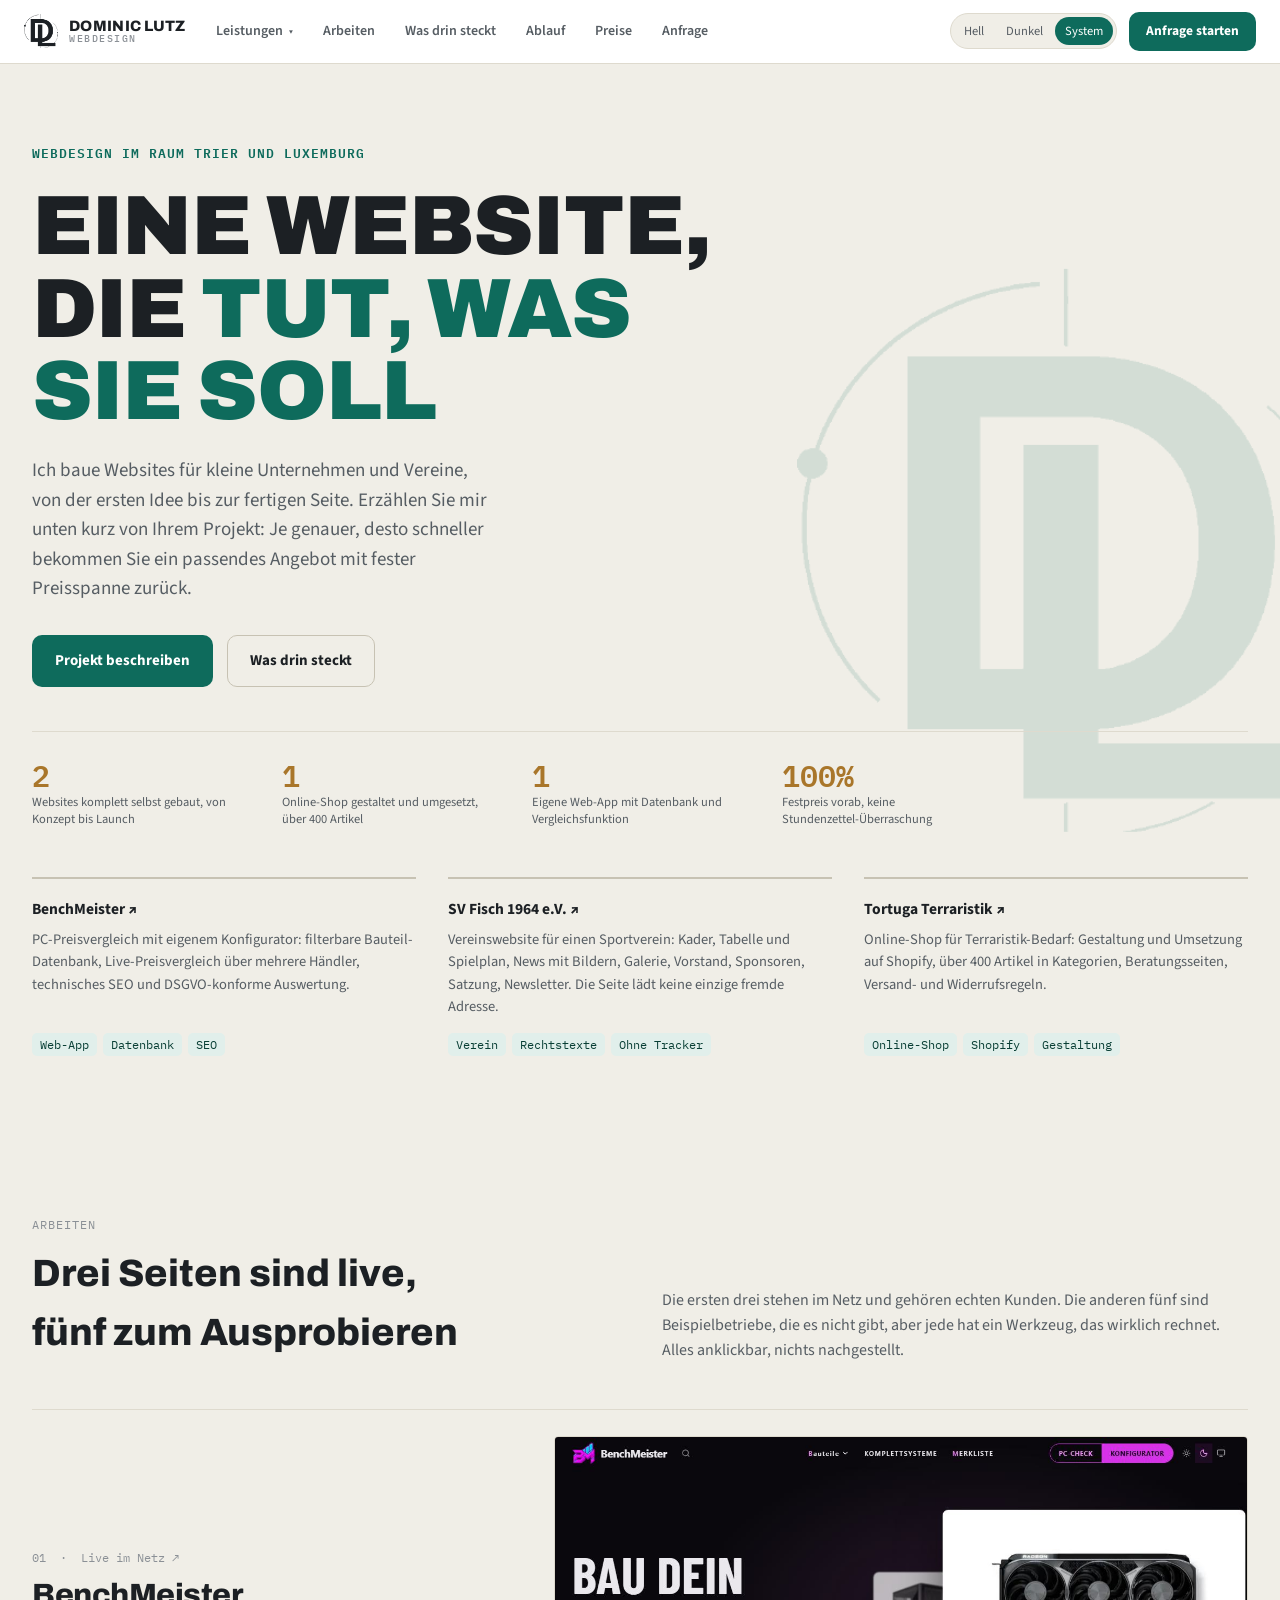
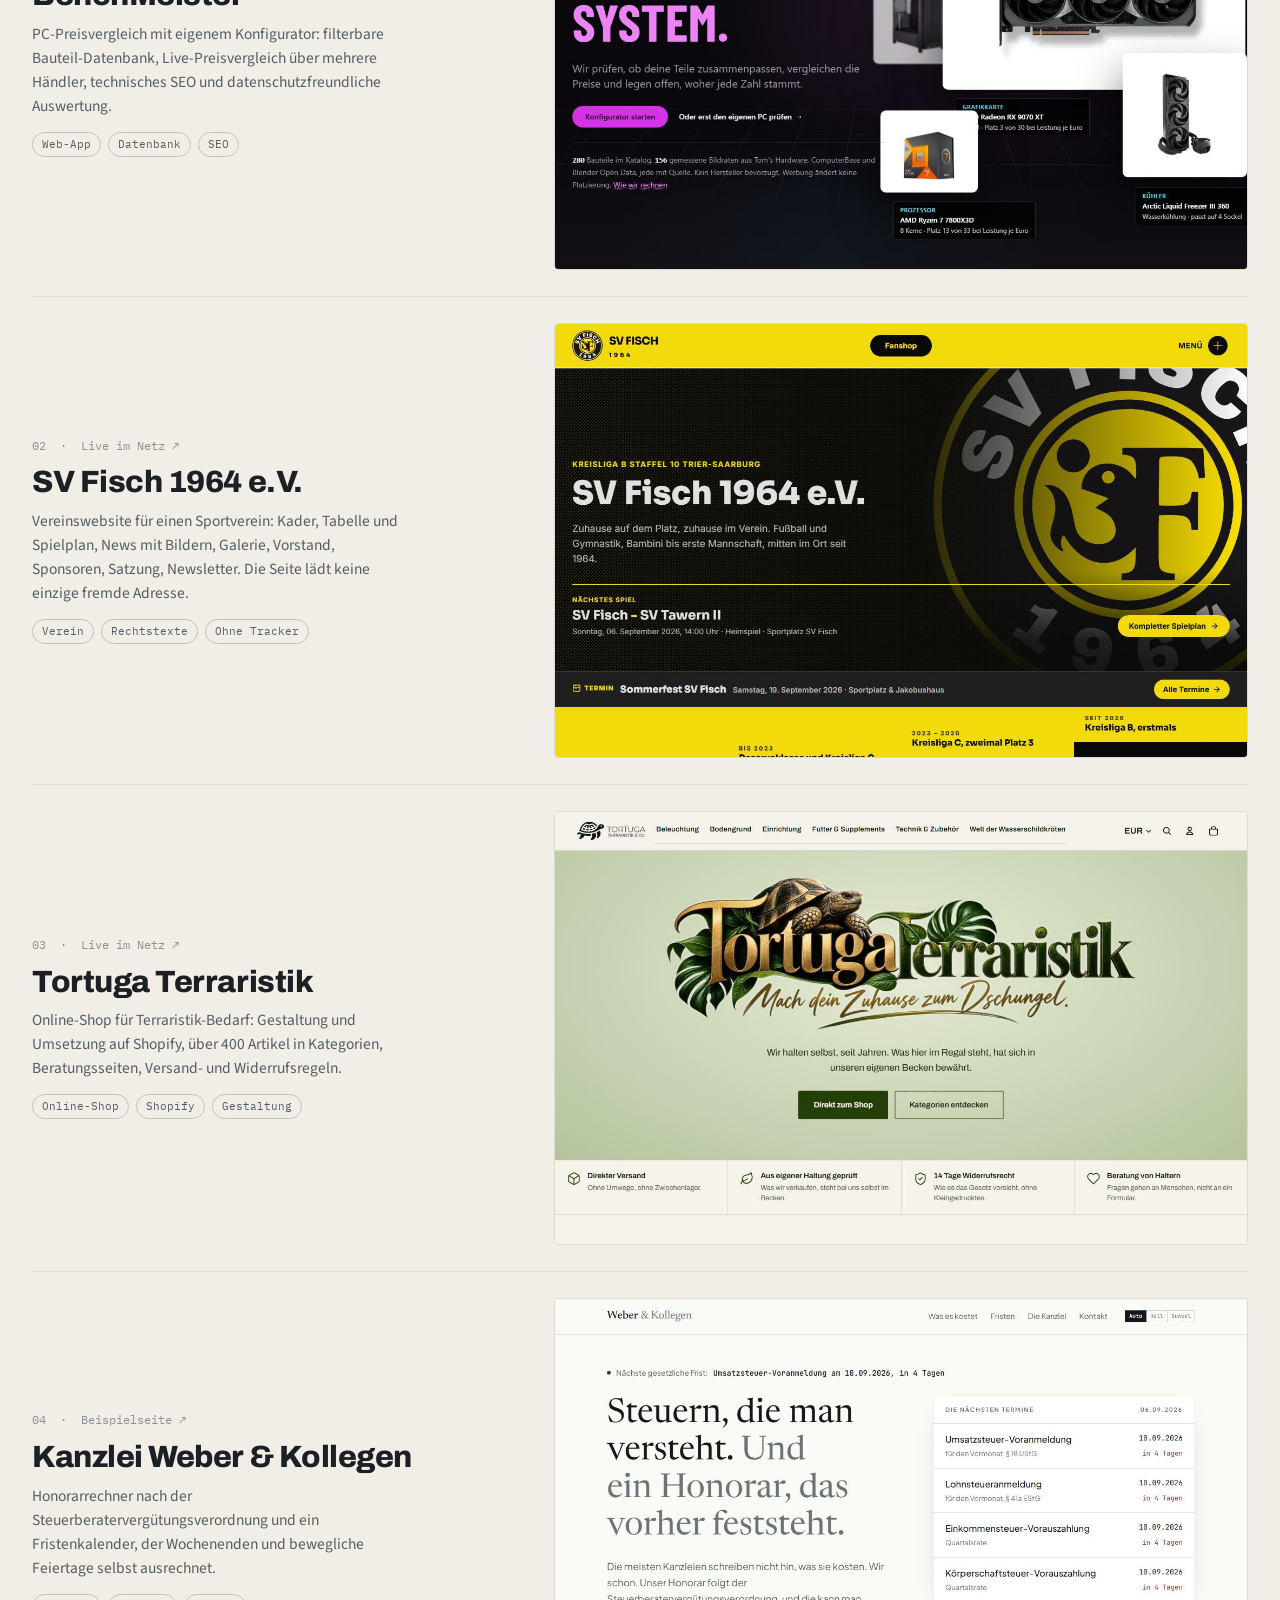
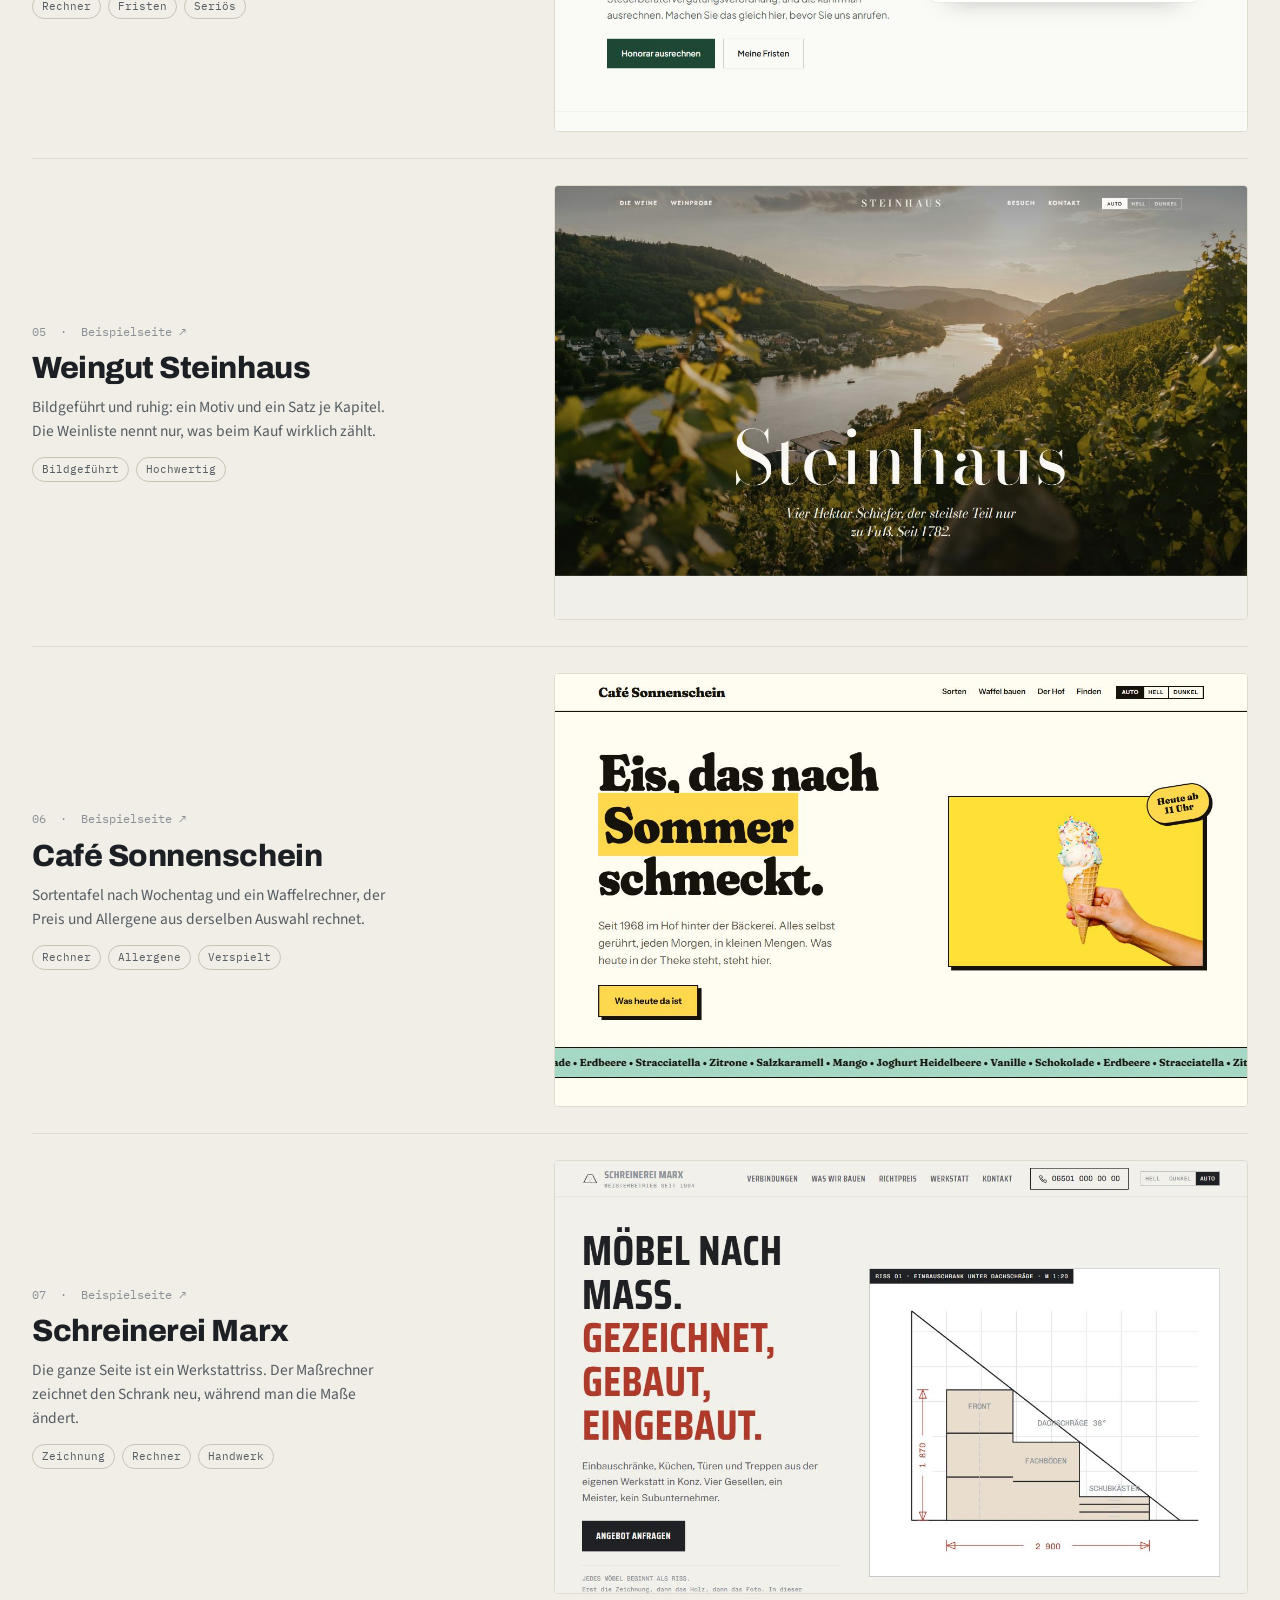
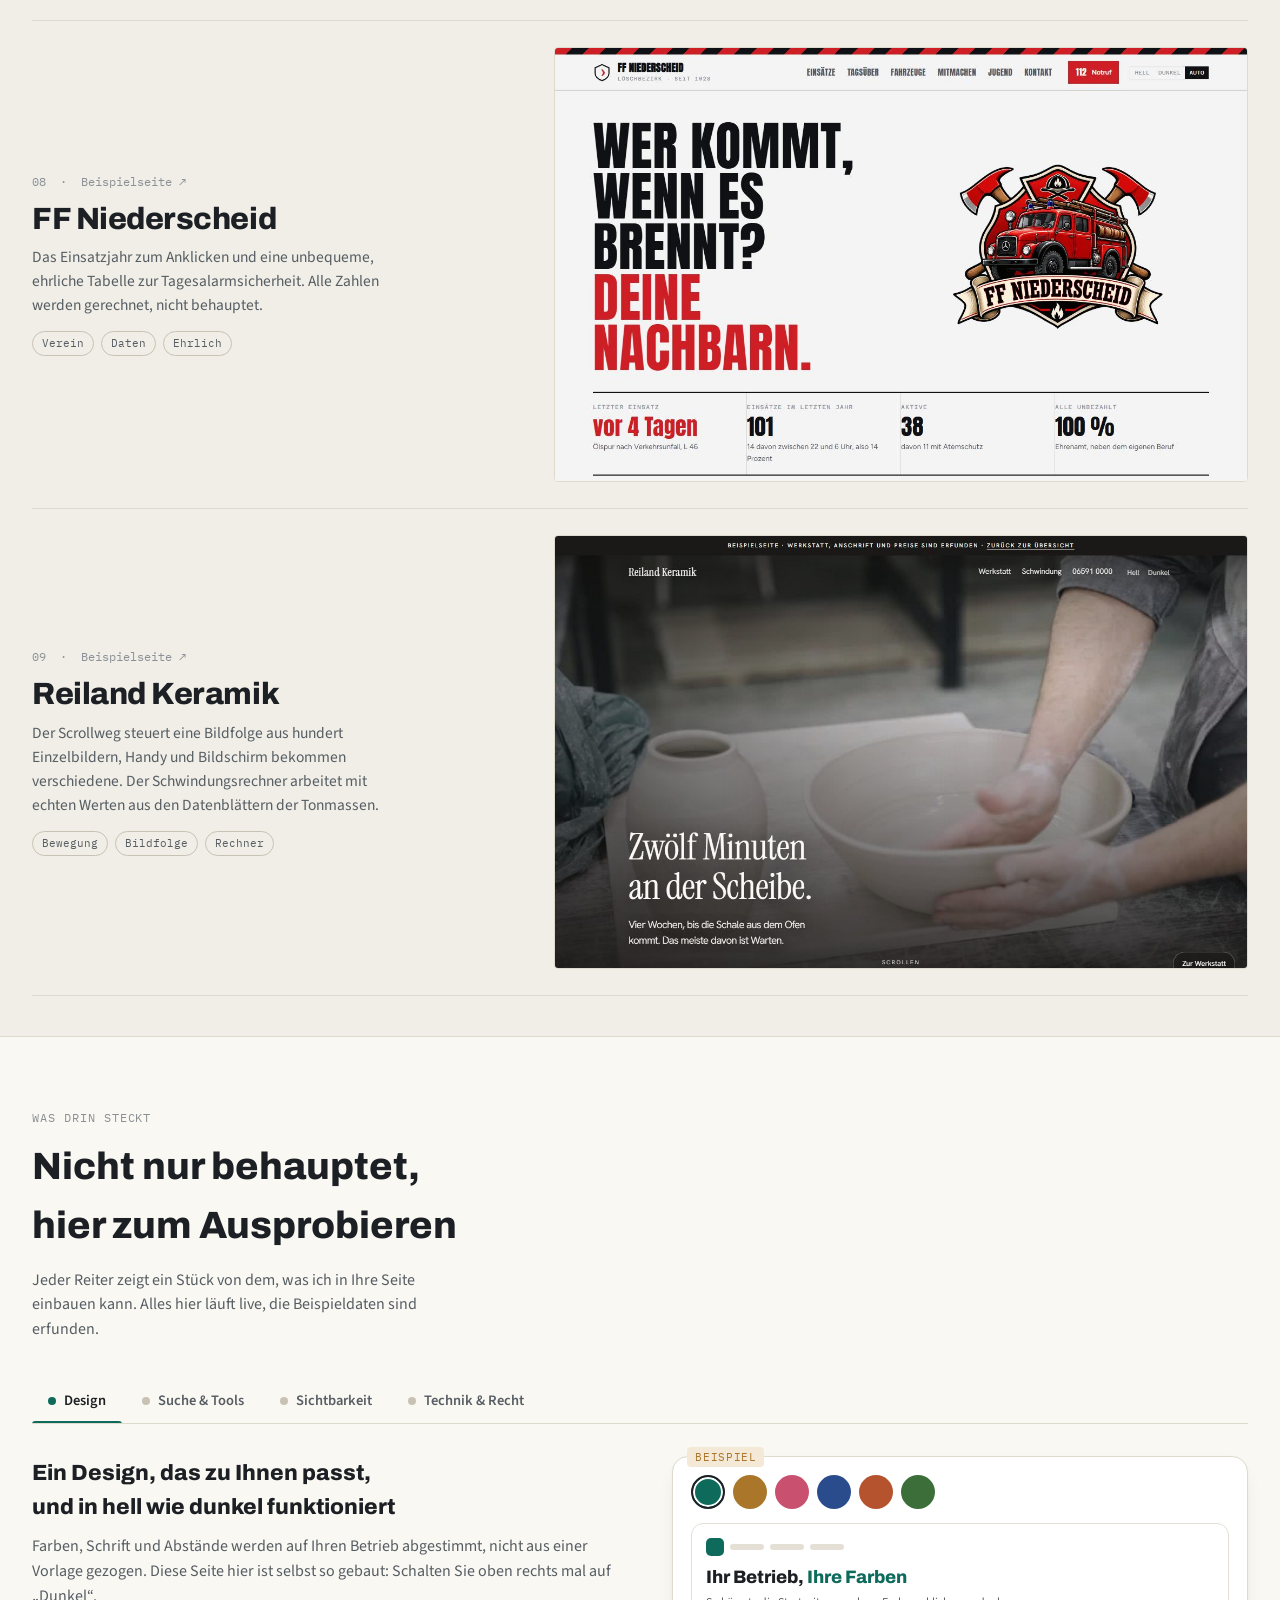
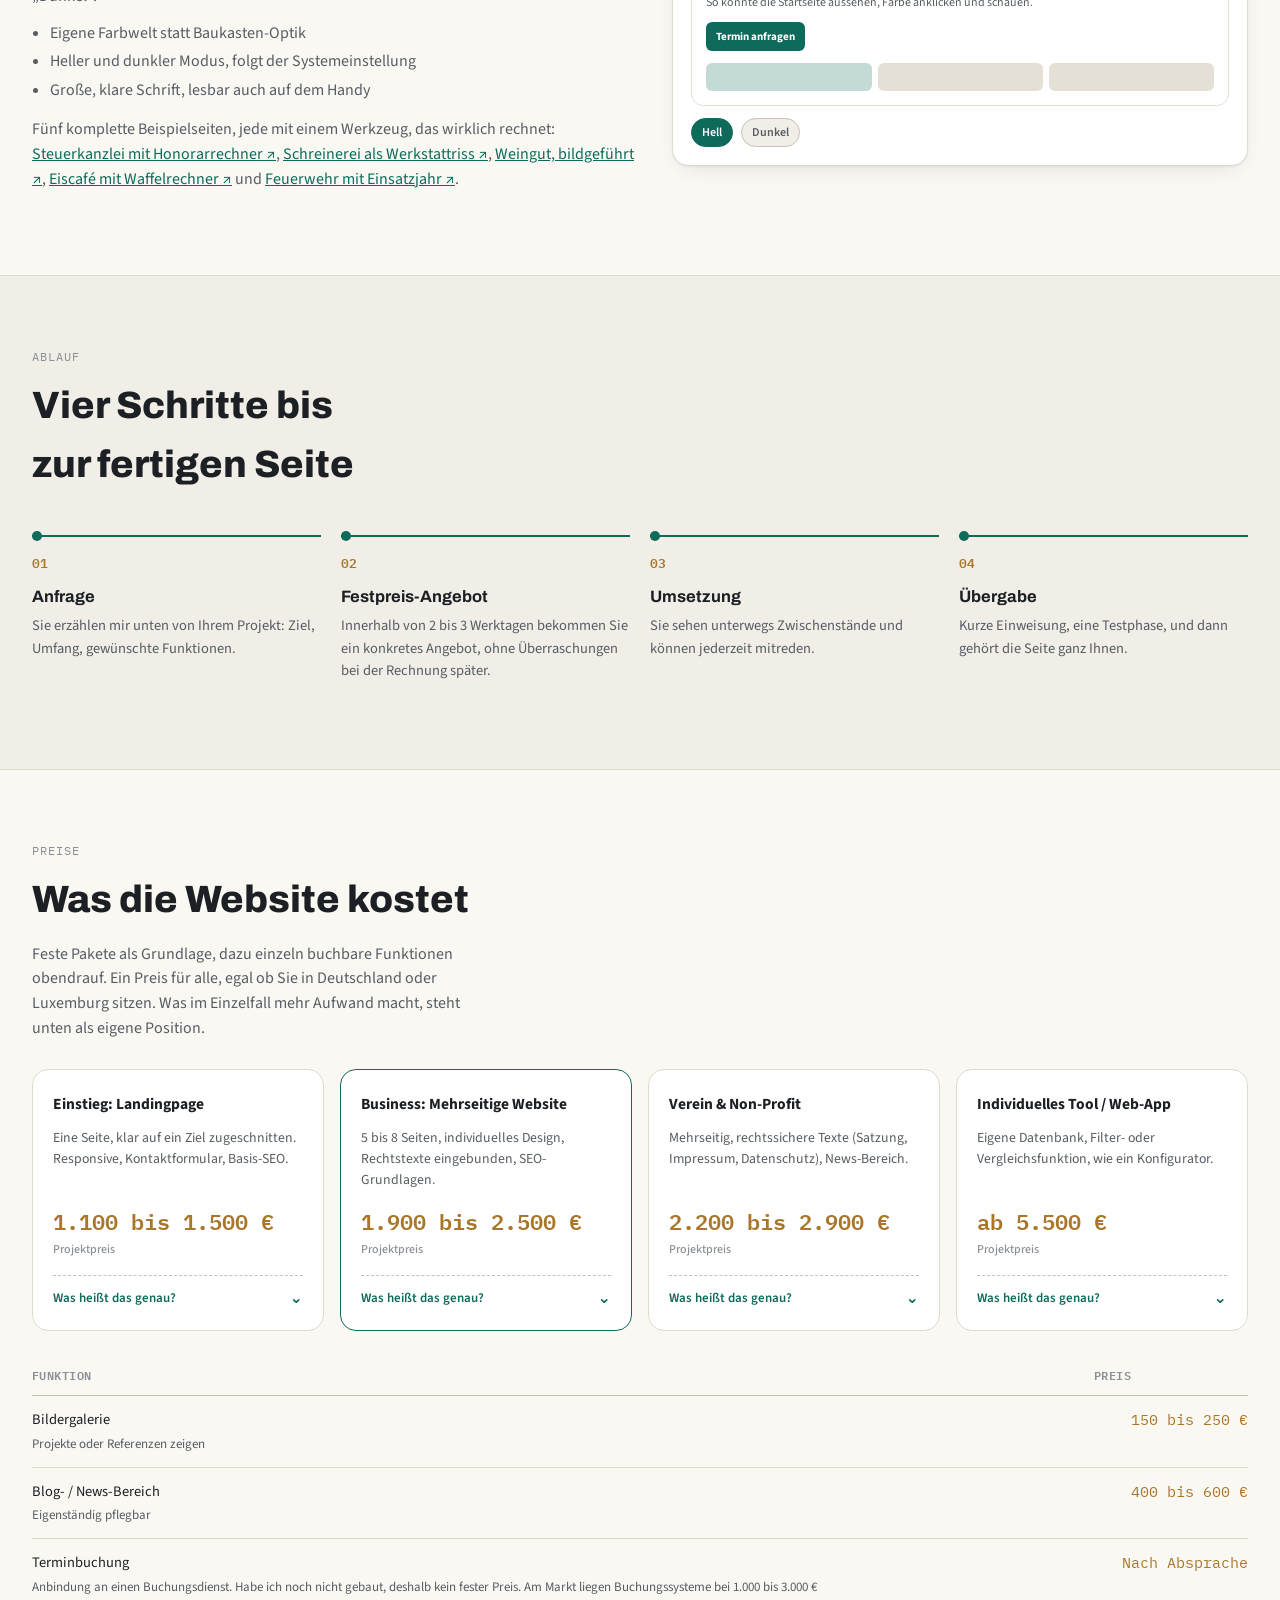
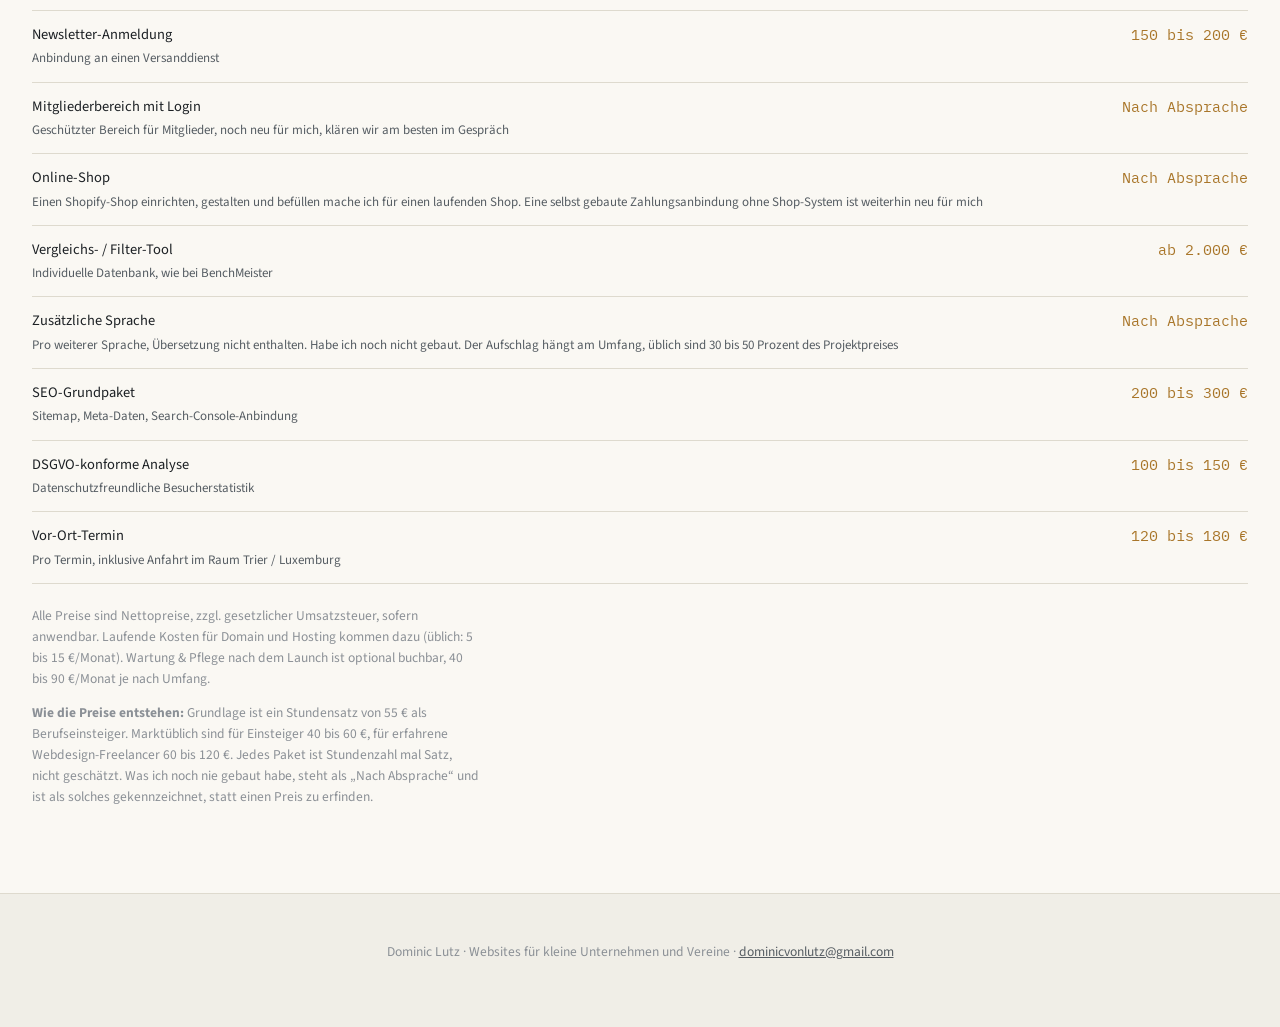
<file: index.html>
<!doctype html>
<html lang="de">
<head>
<meta charset="utf-8">
<meta name="viewport" content="width=device-width,initial-scale=1">
<title>Websites für kleine Unternehmen und Vereine, Dominic Lutz</title>
<meta name="description" content="Websites für kleine Unternehmen und Vereine aus Trier und Umgebung. Festpreis vorab, Beispielseiten zum Ausprobieren, Anfrage-Formular für ein Angebot.">
<meta name="author" content="Dominic Lutz">
<!-- Vorschaubild-Angaben fuer geteilte Links -->
<meta property="og:type" content="website">
<meta property="og:locale" content="de_DE">
<meta property="og:title" content="Websites für kleine Unternehmen und Vereine">
<meta property="og:description" content="Festpreis vorab, Beispielseiten zum Ausprobieren, Anfrage-Formular für ein Angebot.">
<!-- Vorlaeufige Adresse: noch nicht in Suchmaschinen, siehe robots.txt -->
<meta name="robots" content="noindex,nofollow">
<meta name="theme-color" content="#0E6B5C" media="(prefers-color-scheme: light)">
<meta name="theme-color" content="#14181A" media="(prefers-color-scheme: dark)">
<style>
  :root{color-scheme:light dark}
  html{-webkit-text-size-adjust:100%}
  body{margin:0}
  img{max-width:100%}
  [hidden]{display:none!important}
</style>
</head>
<body>
<link rel="preconnect" href="https://fonts.googleapis.com">
<link rel="preconnect" href="https://fonts.gstatic.com" crossorigin>
<link href="https://fonts.googleapis.com/css2?family=Archivo:wght@600;700;800;900&family=Source+Sans+3:wght@400;500;600;700&family=IBM+Plex+Mono:wght@500;600&display=swap" rel="stylesheet">
<link rel="stylesheet" href="/css/seite.css">

<div class="progress" id="progress" aria-hidden="true"></div>

<nav class="topnav">
  <div class="wrap topnav-inner">
    <a href="#top" class="brand" aria-label="Dominic Lutz Webdesign, nach oben"><i aria-hidden="true"></i><b>Dominic Lutz<small>Webdesign</small></b></a>
    <div class="nav-links">
      <button type="button" class="menu-btn" id="megaBtn" aria-expanded="false" aria-controls="mega">Leistungen <span class="chev">▾</span></button>
      <a href="#arbeiten">Arbeiten</a>
      <a href="#koennen">Was drin steckt</a>
      <a href="#ablauf">Ablauf</a>
      <a href="#preise">Preise</a>
      <a href="/anfrage/">Anfrage</a>
    </div>
    <div class="nav-right">
      <div class="theme-toggle" role="group" aria-label="Darstellung">
        <button type="button" data-theme-choice="light" aria-pressed="false">Hell</button>
        <button type="button" data-theme-choice="dark" aria-pressed="false">Dunkel</button>
        <button type="button" data-theme-choice="system" aria-pressed="true">System</button>
      </div>
      <a href="/anfrage/" class="btn btn-primary btn-sm">Anfrage starten</a>
    </div>
    <div class="mega" id="mega" role="menu" aria-label="Leistungen"></div>
  </div>
</nav>

<header class="hero" id="top">
  <div class="hero-zeichen" aria-hidden="true"></div>
  <div class="wrap">
    <span class="eyebrow">Webdesign im Raum Trier und Luxemburg</span>
    <h1 class="title">Eine Website, die <span class="accent-text">tut, was sie soll</span></h1>
    <p class="lede">Ich baue Websites für kleine Unternehmen und Vereine, von der ersten Idee bis zur fertigen Seite. Erzählen Sie mir unten kurz von Ihrem Projekt: Je genauer, desto schneller bekommen Sie ein passendes Angebot mit fester Preisspanne zurück.</p>
    <div class="hero-cta">
      <a href="/anfrage/" class="btn btn-primary">Projekt beschreiben</a>
      <a href="#koennen" class="btn btn-ghost">Was drin steckt</a>
    </div>

    <div class="facts-strip">
      <div class="fact"><span class="fact-num num">2</span><span class="fact-label">Websites komplett selbst gebaut, von Konzept bis Launch</span></div>
      <div class="fact"><span class="fact-num num">1</span><span class="fact-label">Online-Shop gestaltet und umgesetzt, über 400 Artikel</span></div>
      <div class="fact"><span class="fact-num num">1</span><span class="fact-label">Eigene Web-App mit Datenbank und Vergleichsfunktion</span></div>
      <div class="fact"><span class="fact-num num">100%</span><span class="fact-label">Festpreis vorab, keine Stundenzettel-Überraschung</span></div>
    </div>

    <div class="refs">
      <div class="ref-card">
        <div class="ref-name"><a href="https://www.benchmeister.de" target="_blank" rel="noopener">BenchMeister <span aria-hidden="true">↗</span></a></div>
        <p>PC-Preisvergleich mit eigenem Konfigurator: filterbare Bauteil-Datenbank, Live-Preisvergleich über mehrere Händler, technisches SEO und DSGVO-konforme Auswertung.</p>
        <div class="ref-tags"><span class="tag">Web-App</span><span class="tag">Datenbank</span><span class="tag">SEO</span></div>
      </div>
      <div class="ref-card">
        <div class="ref-name"><a href="https://sv-fisch.com" target="_blank" rel="noopener">SV Fisch 1964 e.V. <span aria-hidden="true">↗</span></a></div>
        <p>Vereinswebsite für einen Sportverein: Kader, Tabelle und Spielplan, News mit Bildern, Galerie, Vorstand, Sponsoren, Satzung, Newsletter. Die Seite lädt keine einzige fremde Adresse.</p>
        <div class="ref-tags"><span class="tag">Verein</span><span class="tag">Rechtstexte</span><span class="tag">Ohne Tracker</span></div>
      </div>
      <div class="ref-card">
        <div class="ref-name"><a href="https://tortugaterraristik.de" target="_blank" rel="noopener">Tortuga Terraristik <span aria-hidden="true">↗</span></a></div>
        <p>Online-Shop für Terraristik-Bedarf: Gestaltung und Umsetzung auf Shopify, über 400 Artikel in Kategorien, Beratungsseiten, Versand- und Widerrufsregeln.</p>
        <div class="ref-tags"><span class="tag">Online-Shop</span><span class="tag">Shopify</span><span class="tag">Gestaltung</span></div>
      </div>
    </div>
  </div>
</header>

<section class="arbeiten" id="arbeiten">
  <div class="wrap-weit">
    <div class="arbeiten-kopf">
      <div>
        <span class="kicker">Arbeiten</span>
        <h2 class="h2">Drei Seiten sind live, fünf zum Ausprobieren</h2>
      </div>
      <p>Die ersten drei stehen im Netz und gehören echten Kunden. Die anderen fünf sind
        Beispielbetriebe, die es nicht gibt, aber jede hat ein Werkzeug, das wirklich
        rechnet. Alles anklickbar, nichts nachgestellt.</p>
    </div>
    <div class="arbeit-liste">
    <a class="arbeit" href="https://www.benchmeister.de/" target="_blank" rel="noopener">
      <div>
        <span class="arbeit-nr">01 &nbsp;·&nbsp; Live im Netz ↗</span>
        <h3>BenchMeister</h3>
        <p>PC-Preisvergleich mit eigenem Konfigurator: filterbare Bauteil-Datenbank, Live-Preisvergleich über mehrere Händler, technisches SEO und datenschutzfreundliche Auswertung.</p>
        <div class="arbeit-marken"><span>Web-App</span><span>Datenbank</span><span>SEO</span></div>
      </div>
      <div class="arbeit-bild"><img src="/bilder/arbeiten/benchmeister.jpg" alt="Bildschirmfoto der Startseite von BenchMeister" loading="lazy" width="1280" height="800"></div>
    </a>
    <a class="arbeit" href="https://sv-fisch.com/" target="_blank" rel="noopener">
      <div>
        <span class="arbeit-nr">02 &nbsp;·&nbsp; Live im Netz ↗</span>
        <h3>SV Fisch 1964 e.V.</h3>
        <p>Vereinswebsite für einen Sportverein: Kader, Tabelle und Spielplan, News mit Bildern, Galerie, Vorstand, Sponsoren, Satzung, Newsletter. Die Seite lädt keine einzige fremde Adresse.</p>
        <div class="arbeit-marken"><span>Verein</span><span>Rechtstexte</span><span>Ohne Tracker</span></div>
      </div>
      <div class="arbeit-bild"><img src="/bilder/arbeiten/svfisch.jpg" alt="Bildschirmfoto der Startseite von SV Fisch 1964 e.V." loading="lazy" width="1280" height="800"></div>
    </a>
    <a class="arbeit" href="https://tortugaterraristik.de/" target="_blank" rel="noopener">
      <div>
        <span class="arbeit-nr">03 &nbsp;·&nbsp; Live im Netz ↗</span>
        <h3>Tortuga Terraristik</h3>
        <p>Online-Shop für Terraristik-Bedarf: Gestaltung und Umsetzung auf Shopify, über 400 Artikel in Kategorien, Beratungsseiten, Versand- und Widerrufsregeln.</p>
        <div class="arbeit-marken"><span>Online-Shop</span><span>Shopify</span><span>Gestaltung</span></div>
      </div>
      <div class="arbeit-bild"><img src="/bilder/arbeiten/tortuga.jpg" alt="Bildschirmfoto der Startseite von Tortuga Terraristik" loading="lazy" width="1280" height="800"></div>
    </a>
    <a class="arbeit" href="/beispiele/steuerkanzlei/">
      <div>
        <span class="arbeit-nr">04 &nbsp;·&nbsp; Beispielseite ↗</span>
        <h3>Kanzlei Weber &amp; Kollegen</h3>
        <p>Honorarrechner nach der Steuerberatervergütungsverordnung und ein Fristenkalender, der Wochenenden und bewegliche Feiertage selbst ausrechnet.</p>
        <div class="arbeit-marken"><span>Rechner</span><span>Fristen</span><span>Seriös</span></div>
      </div>
      <div class="arbeit-bild"><img src="/bilder/arbeiten/steuerkanzlei.jpg" alt="Bildschirmfoto der Startseite von Kanzlei Weber und Kollegen" loading="lazy" width="1280" height="800"></div>
    </a>
    <a class="arbeit" href="/beispiele/weingut/">
      <div>
        <span class="arbeit-nr">05 &nbsp;·&nbsp; Beispielseite ↗</span>
        <h3>Weingut Steinhaus</h3>
        <p>Bildgeführt und ruhig: ein Motiv und ein Satz je Kapitel. Die Weinliste nennt nur, was beim Kauf wirklich zählt.</p>
        <div class="arbeit-marken"><span>Bildgeführt</span><span>Hochwertig</span></div>
      </div>
      <div class="arbeit-bild"><img src="/bilder/arbeiten/weingut.jpg" alt="Bildschirmfoto der Startseite von Weingut Steinhaus" loading="lazy" width="1280" height="800"></div>
    </a>
    <a class="arbeit" href="/beispiele/eiscafe/">
      <div>
        <span class="arbeit-nr">06 &nbsp;·&nbsp; Beispielseite ↗</span>
        <h3>Café Sonnenschein</h3>
        <p>Sortentafel nach Wochentag und ein Waffelrechner, der Preis und Allergene aus derselben Auswahl rechnet.</p>
        <div class="arbeit-marken"><span>Rechner</span><span>Allergene</span><span>Verspielt</span></div>
      </div>
      <div class="arbeit-bild"><img src="/bilder/arbeiten/eiscafe.jpg" alt="Bildschirmfoto der Startseite von Café Sonnenschein" loading="lazy" width="1280" height="800"></div>
    </a>
    <a class="arbeit" href="/beispiele/schreinerei/">
      <div>
        <span class="arbeit-nr">07 &nbsp;·&nbsp; Beispielseite ↗</span>
        <h3>Schreinerei Marx</h3>
        <p>Die ganze Seite ist ein Werkstattriss. Der Maßrechner zeichnet den Schrank neu, während man die Maße ändert.</p>
        <div class="arbeit-marken"><span>Zeichnung</span><span>Rechner</span><span>Handwerk</span></div>
      </div>
      <div class="arbeit-bild"><img src="/bilder/arbeiten/schreinerei.jpg" alt="Bildschirmfoto der Startseite von Schreinerei Marx" loading="lazy" width="1280" height="800"></div>
    </a>
    <a class="arbeit" href="/beispiele/feuerwehr/">
      <div>
        <span class="arbeit-nr">08 &nbsp;·&nbsp; Beispielseite ↗</span>
        <h3>FF Niederscheid</h3>
        <p>Das Einsatzjahr zum Anklicken und eine unbequeme, ehrliche Tabelle zur Tagesalarmsicherheit. Alle Zahlen werden gerechnet, nicht behauptet.</p>
        <div class="arbeit-marken"><span>Verein</span><span>Daten</span><span>Ehrlich</span></div>
      </div>
      <div class="arbeit-bild"><img src="/bilder/arbeiten/feuerwehr.jpg" alt="Bildschirmfoto der Startseite von FF Niederscheid" loading="lazy" width="1280" height="800"></div>
    </a>
    <a class="arbeit" href="/beispiele/keramik/">
      <div>
        <span class="arbeit-nr">09 &nbsp;·&nbsp; Beispielseite ↗</span>
        <h3>Reiland Keramik</h3>
        <p>Der Scrollweg steuert eine Bildfolge aus hundert Einzelbildern, Handy und Bildschirm bekommen verschiedene. Der Schwindungsrechner arbeitet mit echten Werten aus den Datenblättern der Tonmassen.</p>
        <div class="arbeit-marken"><span>Bewegung</span><span>Bildfolge</span><span>Rechner</span></div>
      </div>
      <div class="arbeit-bild"><img src="/bilder/arbeiten/keramik.jpg" alt="Bildschirmfoto der Startseite von Reiland Keramik" loading="lazy" width="1280" height="800"></div>
    </a>
    </div>
  </div>
</section>


<section class="alt" id="koennen">
  <div class="wrap">
    <span class="kicker">Was drin steckt</span>
    <h2 class="h2">Nicht nur behauptet, hier zum Ausprobieren</h2>
    <p class="h2-sub">Jeder Reiter zeigt ein Stück von dem, was ich in Ihre Seite einbauen kann. Alles hier läuft live, die Beispieldaten sind erfunden.</p>

    <div class="tabs" role="tablist" aria-label="Fähigkeiten" id="tabs">
      <button class="tab" role="tab" id="tab-design" aria-selected="true" aria-controls="panel-design"><span class="dot"></span>Design</button>
      <button class="tab" role="tab" id="tab-search" aria-selected="false" aria-controls="panel-search" tabindex="-1"><span class="dot"></span>Suche &amp; Tools</button>
      <button class="tab" role="tab" id="tab-seo" aria-selected="false" aria-controls="panel-seo" tabindex="-1"><span class="dot"></span>Sichtbarkeit</button>
      <button class="tab" role="tab" id="tab-tech" aria-selected="false" aria-controls="panel-tech" tabindex="-1"><span class="dot"></span>Technik &amp; Recht</button>
      <span class="tab-ind" id="tabInd" aria-hidden="true"></span>
    </div>

    <div class="panel" id="panel-design" role="tabpanel" aria-labelledby="tab-design">
      <div>
        <h3>Ein Design, das zu Ihnen passt, und in hell wie dunkel funktioniert</h3>
        <p>Farben, Schrift und Abstände werden auf Ihren Betrieb abgestimmt, nicht aus einer Vorlage gezogen. Diese Seite hier ist selbst so gebaut: Schalten Sie oben rechts mal auf „Dunkel“.</p>
        <ul>
          <li>Eigene Farbwelt statt Baukasten-Optik</li>
          <li>Heller und dunkler Modus, folgt der Systemeinstellung</li>
          <li>Große, klare Schrift, lesbar auch auf dem Handy</li>
        </ul>
        <p style="margin-top:14px;">Fünf komplette Beispielseiten, jede mit einem Werkzeug, das wirklich rechnet: <a href="/beispiele/steuerkanzlei/" target="_blank" rel="noopener">Steuerkanzlei mit Honorarrechner ↗</a>, <a href="/beispiele/schreinerei/" target="_blank" rel="noopener">Schreinerei als Werkstattriss ↗</a>, <a href="/beispiele/weingut/" target="_blank" rel="noopener">Weingut, bildgeführt ↗</a>, <a href="/beispiele/eiscafe/" target="_blank" rel="noopener">Eiscafé mit Waffelrechner ↗</a> und <a href="/beispiele/feuerwehr/" target="_blank" rel="noopener">Feuerwehr mit Einsatzjahr ↗</a>.</p>
      </div>
      <div class="demo">
        <span class="demo-label">Beispiel</span>
        <div class="swatches" id="swatches" role="group" aria-label="Farbwelt wählen"></div>
        <div class="mini" id="mini">
          <div class="mini-nav"><b></b><i></i><i></i><i></i></div>
          <div class="mini-h">Ihr Betrieb, <span>Ihre Farben</span></div>
          <div class="mini-p">So könnte die Startseite aussehen, Farbe anklicken und schauen.</div>
          <span class="mini-btn">Termin anfragen</span>
          <div class="mini-cards"><i></i><i></i><i></i></div>
        </div>
        <div class="mini-tools">
          <button type="button" class="chip" id="miniLight" aria-pressed="true">Hell</button>
          <button type="button" class="chip" id="miniDark" aria-pressed="false">Dunkel</button>
        </div>
      </div>
    </div>

    <div class="panel" id="panel-search" role="tabpanel" aria-labelledby="tab-search" hidden>
      <div>
        <h3>Suchen, filtern, sortieren, live beim Tippen</h3>
        <p>Das ist der Kern von BenchMeister: eine Liste mit Daten dahinter, die sofort reagiert. Für Sie kann das eine Produktliste sein, ein Mitgliederverzeichnis, ein Kursangebot oder ein Preisrechner.</p>
        <ul>
          <li>Tippen Sie links etwas ein, die Liste filtert sofort</li>
          <li>Kategorien als Klick-Filter, Sortierung per Dropdown</li>
          <li>Funktioniert genauso mit hunderten Einträgen</li>
        </ul>
      </div>
      <div class="demo">
        <span class="demo-label">Beispieldaten</span>
        <div class="search-row">
          <input type="search" id="q" placeholder="Suchen, z. B. „Akku“ oder „Laser“" aria-label="Suchen">
          <div class="dd" id="sortDd" style="min-width:150px;"></div>
        </div>
        <div class="chips" id="catChips" role="group" aria-label="Kategorie"></div>
        <ul class="results" id="results" aria-live="polite"></ul>
        <div class="res-count" id="resCount"></div>
      </div>
    </div>

    <div class="panel" id="panel-seo" role="tabpanel" aria-labelledby="tab-seo" hidden>
      <div>
        <h3>Gefunden werden, sauber vorbereitet für Google</h3>
        <p>Eine schöne Seite nützt nichts, wenn niemand sie findet. Ich richte die Grundlagen ein: Seitentitel und Beschreibung pro Seite, eine Sitemap, die Anmeldung bei der Google Search Console. So sieht Ihr Eintrag später bei Google aus, probieren Sie es aus.</p>
        <ul>
          <li>Titel und Beschreibung für jede Seite, in der richtigen Länge</li>
          <li>Sitemap und Anmeldung bei Google</li>
          <li>Besucherstatistik ohne Cookie-Banner-Zwang (datenschutzfreundlich)</li>
        </ul>
      </div>
      <div class="demo">
        <span class="demo-label">Beispiel</span>
        <div class="field" style="margin:6px 0 10px;">
          <label for="seoTitle">Seitentitel <span class="counter" id="seoTitleCount">0 / 60</span></label>
          <input type="text" id="seoTitle" value="Malerbetrieb Huber, Maler und Lackierer in Trier" maxlength="90">
        </div>
        <div class="field" style="margin:0;">
          <label for="seoDesc">Beschreibung <span class="counter" id="seoDescCount">0 / 155</span></label>
          <textarea id="seoDesc" rows="2" maxlength="220">Fassaden, Innenräume, Lackierarbeiten. Familienbetrieb seit 1998, feste Preise, saubere Baustelle. Jetzt kostenlos anfragen.</textarea>
        </div>
        <div class="serp">
          <div class="url"><b>H</b>www.malerbetrieb-huber.de</div>
          <div class="t" id="serpTitle"></div>
          <div class="d" id="serpDesc"></div>
        </div>
      </div>
    </div>

    <div class="panel" id="panel-tech" role="tabpanel" aria-labelledby="tab-tech" hidden>
      <div>
        <h3>Passt auf jedes Gerät, und hat die Pflichtseiten sauber drin</h3>
        <p>Die Seite ordnet sich selbst neu, je nachdem ob jemand am Handy, Tablet oder PC schaut. Und die Seiten, die ein Betrieb oder Verein in Deutschland braucht, sind von Anfang an eingeplant.</p>
        <ul class="checklist" id="checklist">
          <li class="check-item"><span class="check-mark">✓</span>Impressum mit allen Pflichtangaben</li>
          <li class="check-item"><span class="check-mark">✓</span>Datenschutzerklärung passend zur Seite</li>
          <li class="check-item"><span class="check-mark">✓</span>Cookie-Hinweis nur, wenn wirklich nötig</li>
          <li class="check-item"><span class="check-mark">✓</span>Für Vereine: Satzung und Vorstand</li>
          <li class="check-item"><span class="check-mark">✓</span>Schnelle Ladezeit, moderner Unterbau (Next.js, gehostet bei Vercel)</li>
        </ul>
      </div>
      <div class="demo">
        <span class="demo-label">Beispiel</span>
        <div class="frame-ctl" role="group" aria-label="Gerät">
          <button type="button" class="chip" data-frame="phone" aria-pressed="false">Handy</button>
          <button type="button" class="chip" data-frame="tablet" aria-pressed="false">Tablet</button>
          <button type="button" class="chip" data-frame="desktop" aria-pressed="true">PC</button>
        </div>
        <div class="frame" id="frame">
          <div class="f-nav"><i></i><i></i><i></i><i></i></div>
          <div class="f-hero"></div>
          <div class="f-grid"><i></i><i></i><i></i><i></i><i></i><i></i></div>
        </div>
      </div>
    </div>
  </div>
</section>

<section id="ablauf">
  <div class="wrap">
    <span class="kicker">Ablauf</span>
    <h2 class="h2">Vier Schritte bis zur fertigen Seite</h2>
    <div class="process">
      <div class="step"><span class="step-num">01</span><h3>Anfrage</h3><p>Sie erzählen mir unten von Ihrem Projekt: Ziel, Umfang, gewünschte Funktionen.</p></div>
      <div class="step"><span class="step-num">02</span><h3>Festpreis-Angebot</h3><p>Innerhalb von 2 bis 3 Werktagen bekommen Sie ein konkretes Angebot, ohne Überraschungen bei der Rechnung später.</p></div>
      <div class="step"><span class="step-num">03</span><h3>Umsetzung</h3><p>Sie sehen unterwegs Zwischenstände und können jederzeit mitreden.</p></div>
      <div class="step"><span class="step-num">04</span><h3>Übergabe</h3><p>Kurze Einweisung, eine Testphase, und dann gehört die Seite ganz Ihnen.</p></div>
    </div>
  </div>
</section>

<section class="alt" id="preise">
  <div class="wrap">
    <span class="kicker">Preise</span>
    <h2 class="h2">Was die Website kostet</h2>
    <p class="h2-sub">Feste Pakete als Grundlage, dazu einzeln buchbare Funktionen obendrauf. Ein Preis für alle, egal ob Sie in Deutschland oder Luxemburg sitzen. Was im Einzelfall mehr Aufwand macht, steht unten als eigene Position.</p>

    <div class="pkg-grid" id="pkgGrid"></div>

    <div class="table-scroll">
      <table class="addon-table" id="addonTable">
        <thead><tr><th>Funktion</th><th>Preis</th></tr></thead>
        <tbody></tbody>
      </table>
    </div>

    <p class="price-note">Alle Preise sind Nettopreise, zzgl. gesetzlicher Umsatzsteuer, sofern anwendbar. Laufende Kosten für Domain und Hosting kommen dazu (üblich: 5 bis 15 €/Monat). Wartung &amp; Pflege nach dem Launch ist optional buchbar, 40 bis 90 €/Monat je nach Umfang.</p>
    <p class="price-note" style="margin-top:10px;"><strong>Wie die Preise entstehen:</strong> Grundlage ist ein Stundensatz von 55 € als Berufseinsteiger. Marktüblich sind für Einsteiger 40 bis 60 €, für erfahrene Webdesign-Freelancer 60 bis 120 €. Jedes Paket ist Stundenzahl mal Satz, nicht geschätzt. Was ich noch nie gebaut habe, steht als &bdquo;Nach Absprache&ldquo; und ist als solches gekennzeichnet, statt einen Preis zu erfinden.</p>
  </div>
</section>


<footer>
  <div class="wrap">Dominic Lutz · Websites für kleine Unternehmen und Vereine · <a href="mailto:dominicvonlutz@gmail.com">dominicvonlutz@gmail.com</a></div>
</footer>

<script src="/js/preise.js"></script>
<script>
(function(){
  var reduceMotion = window.matchMedia('(prefers-reduced-motion: reduce)').matches;

  // ---------- THEME ----------
  var root = document.documentElement;
  var saved = null;
  try { saved = localStorage.getItem('wb-theme'); } catch(e){}
  if (saved === 'light' || saved === 'dark') root.setAttribute('data-theme', saved);
  function setPressed(choice){
    document.querySelectorAll('[data-theme-choice]').forEach(function(b){
      b.setAttribute('aria-pressed', b.getAttribute('data-theme-choice') === choice ? 'true':'false');
    });
  }
  setPressed(saved || 'system');
  document.querySelectorAll('[data-theme-choice]').forEach(function(btn){
    btn.addEventListener('click', function(){
      var choice = btn.getAttribute('data-theme-choice');
      if (choice === 'system'){ root.removeAttribute('data-theme'); }
      else { root.setAttribute('data-theme', choice); }
      try { localStorage.setItem('wb-theme', choice); } catch(e){}
      setPressed(choice);
    });
  });

  // ---------- PROGRESS BAR ----------
  var progress = document.getElementById('progress');
  function onScroll(){
    var h = document.documentElement;
    var max = h.scrollHeight - h.clientHeight;
    progress.style.width = (max > 0 ? (h.scrollTop / max) * 100 : 0) + '%';
  }
  window.addEventListener('scroll', onScroll, {passive:true}); onScroll();

  // ---------- PREISE ----------
  // Kommen aus /js/preise.js, damit Startseite und Anfrageseite
  // garantiert dieselben Zahlen zeigen.
  var PACKAGES = PREISE.PACKAGES, ADDONS = PREISE.ADDONS,
      GOALS = PREISE.GOALS, STYLES = PREISE.STYLES;
  var adj = PREISE.adj, fmt = PREISE.fmt, rangeLabel = PREISE.rangeLabel;

  // ---------- RENDER: mega menu ----------
  var mega = document.getElementById('mega');
  function renderMega(){
    mega.innerHTML = PACKAGES.map(function(p){
      return '<a href="#preise" role="menuitem"><span class="m-name">'+p.name+'</span><span class="m-sub">'+p.desc+'</span><span class="m-price">'+rangeLabel(p)+'</span></a>';
    }).join('') + '<div class="m-foot">Plus einzeln buchbare Funktionen, alle Preise unter „Preise“.</div>';
  }
  var megaBtn = document.getElementById('megaBtn');
  function closeMega(){ mega.classList.remove('open'); megaBtn.setAttribute('aria-expanded','false'); }
  megaBtn.addEventListener('click', function(){
    var open = mega.classList.toggle('open');
    megaBtn.setAttribute('aria-expanded', open ? 'true' : 'false');
  });
  document.addEventListener('click', function(e){ if (!mega.contains(e.target) && e.target !== megaBtn && !megaBtn.contains(e.target)) closeMega(); });
  document.addEventListener('keydown', function(e){ if (e.key === 'Escape'){ closeMega(); closeAllDd(); } });
  mega.addEventListener('click', function(e){ if (e.target.closest('a')) closeMega(); });

  // ---------- RENDER: pricing section ----------
  var pkgGrid = document.getElementById('pkgGrid');
  var addonTbody = document.querySelector('#addonTable tbody');
  function renderPricing(){
    pkgGrid.innerHTML = '';
    PACKAGES.forEach(function(p){
      var el = document.createElement('div');
      el.className = 'pkg-card lift' + (p.feat ? ' feat' : '');
      el.innerHTML = '<div class="pkg-name">'+p.name+'</div>'+
        '<div class="pkg-desc">'+p.desc+'</div>'+
        '<div class="pkg-price num">'+rangeLabel(p)+'<small>Projektpreis</small></div>'+
        (p.detail ? '<details class="pkg-details"><summary>Was heißt das genau?</summary><p>'+p.detail+'</p></details>' : '');
      pkgGrid.appendChild(el);
    });
    addonTbody.innerHTML = '';
    ADDONS.forEach(function(a){
      var tr = document.createElement('tr');
      tr.innerHTML = '<td>'+a.name+'<span class="addon-note">'+a.note+'</span></td>'+'<td>'+rangeLabel(a)+'</td>';
      addonTbody.appendChild(tr);
    });
    document.querySelectorAll('.choice-price[data-for]').forEach(function(sp){
      var id = sp.getAttribute('data-for');
      var item = PACKAGES.concat(ADDONS).filter(function(x){ return x.id === id; })[0];
      if (item) sp.textContent = rangeLabel(item);
    });
    renderMega();
  }

  // Der Aufruf stand frueher im Formularblock. Der ist auf /anfrage/
  // umgezogen, also muss er hier stehen, sonst bleibt der Preisabschnitt leer.
  renderPricing();

  // ---------- CUSTOM DROPDOWNS (for select.fancy and demo sort) ----------
  var allDd = [];
  function closeAllDd(except){ allDd.forEach(function(d){ if (d !== except) d.close(); }); }
  function makeDropdown(host, options, initial, onChange, labelledBy){
    // options: [{value, label}]
    host.classList.add('dd');
    var btn = document.createElement('button'); btn.type = 'button'; btn.className = 'dd-btn';
    btn.setAttribute('aria-haspopup','listbox'); btn.setAttribute('aria-expanded','false');
    if (labelledBy) btn.setAttribute('aria-labelledby', labelledBy);
    var list = document.createElement('ul'); list.className = 'dd-list'; list.setAttribute('role','listbox'); list.tabIndex = -1;
    var current = initial, active = -1;
    function render(){
      btn.textContent = options.filter(function(o){return o.value===current;})[0].label;
      list.innerHTML = '';
      options.forEach(function(o, i){
        var li = document.createElement('li'); li.setAttribute('role','option'); li.textContent = o.label;
        li.setAttribute('aria-selected', o.value === current ? 'true':'false');
        if (i === active) li.classList.add('active');
        li.addEventListener('click', function(){ choose(o.value); });
        list.appendChild(li);
      });
    }
    function open(){ closeAllDd(api); host.classList.add('open'); btn.setAttribute('aria-expanded','true'); active = options.findIndex(function(o){return o.value===current;}); render(); }
    function close(){ host.classList.remove('open'); btn.setAttribute('aria-expanded','false'); }
    function choose(v){ current = v; render(); close(); btn.focus(); onChange(v); }
    btn.addEventListener('click', function(){ host.classList.contains('open') ? close() : open(); });
    btn.addEventListener('keydown', function(e){
      var isOpen = host.classList.contains('open');
      if (e.key === 'ArrowDown' || e.key === 'ArrowUp'){
        e.preventDefault(); if (!isOpen) open();
        active = Math.max(0, Math.min(options.length-1, active + (e.key === 'ArrowDown' ? 1 : -1))); render();
      } else if (e.key === 'Enter' || e.key === ' '){
        e.preventDefault(); if (isOpen && active >= 0) choose(options[active].value); else open();
      } else if (e.key === 'Escape'){ close(); }
      else if (e.key === 'Home' && isOpen){ active = 0; render(); }
      else if (e.key === 'End' && isOpen){ active = options.length-1; render(); }
      else if (e.key.length === 1 && isOpen){
        var idx = options.findIndex(function(o){ return o.label.toLowerCase().indexOf(e.key.toLowerCase()) === 0; });
        if (idx >= 0){ active = idx; render(); }
      }
    });
    host.appendChild(btn); host.appendChild(list);
    var api = {close:close, host:host}; allDd.push(api); render();
    return api;
  }
  document.addEventListener('click', function(e){ if (!e.target.closest('.dd')) closeAllDd(); });

  document.querySelectorAll('select.fancy').forEach(function(sel){
    var host = document.createElement('div');
    sel.parentNode.insertBefore(host, sel.nextSibling);
    var opts = Array.prototype.map.call(sel.options, function(o){ return {value:o.value, label:o.textContent}; });
    var lab = document.querySelector('label[for="'+sel.id+'"]');
    if (lab && !lab.id) lab.id = 'lbl-' + sel.id;
    makeDropdown(host, opts, sel.value, function(v){ sel.value = v; }, lab ? lab.id : null);
  });

  // ---------- TABS ----------
  var tabs = Array.prototype.slice.call(document.querySelectorAll('.tab'));
  var ind = document.getElementById('tabInd');
  function moveInd(tab){ ind.style.left = tab.offsetLeft + 'px'; ind.style.width = tab.offsetWidth + 'px'; }
  function activateTab(tab){
    tabs.forEach(function(t){
      var on = t === tab;
      t.setAttribute('aria-selected', on ? 'true':'false'); t.tabIndex = on ? 0 : -1;
      document.getElementById(t.getAttribute('aria-controls')).hidden = !on;
    });
    moveInd(tab);
    if (tab.id === 'tab-tech') runChecklist();
  }
  tabs.forEach(function(t, i){
    t.addEventListener('click', function(){ activateTab(t); });
    t.addEventListener('keydown', function(e){
      var j = i;
      if (e.key === 'ArrowRight') j = (i+1) % tabs.length;
      else if (e.key === 'ArrowLeft') j = (i-1+tabs.length) % tabs.length;
      else if (e.key === 'Home') j = 0; else if (e.key === 'End') j = tabs.length-1; else return;
      e.preventDefault(); tabs[j].focus(); activateTab(tabs[j]);
    });
  });
  window.addEventListener('resize', function(){ moveInd(tabs.filter(function(t){return t.getAttribute('aria-selected')==='true';})[0]); });
  if (document.fonts && document.fonts.ready) document.fonts.ready.then(function(){ moveInd(tabs[0]); });
  moveInd(tabs[0]);

  // ---------- DEMO: design palettes ----------
  var PALETTES = [
    {name:'Petrol', a:'#0E6B5C'}, {name:'Gold', a:'#A9762A'}, {name:'Rosé', a:'#C9506F'},
    {name:'Nachtblau', a:'#2B4C8C'}, {name:'Ziegel', a:'#B5532E'}, {name:'Tanne', a:'#3C6E3A'}
  ];
  var swatches = document.getElementById('swatches'), mini = document.getElementById('mini');
  PALETTES.forEach(function(p, i){
    var b = document.createElement('button'); b.type='button'; b.className='swatch'; b.style.background = p.a;
    b.setAttribute('aria-label', p.name); b.setAttribute('aria-pressed', i===0 ? 'true':'false');
    b.addEventListener('click', function(){
      mini.style.setProperty('--m-accent', p.a);
      swatches.querySelectorAll('.swatch').forEach(function(s){ s.setAttribute('aria-pressed', s===b ? 'true':'false'); });
    });
    swatches.appendChild(b);
  });
  document.getElementById('miniLight').addEventListener('click', function(){ mini.classList.remove('dark'); this.setAttribute('aria-pressed','true'); document.getElementById('miniDark').setAttribute('aria-pressed','false'); });
  document.getElementById('miniDark').addEventListener('click', function(){ mini.classList.add('dark'); this.setAttribute('aria-pressed','true'); document.getElementById('miniLight').setAttribute('aria-pressed','false'); });

  // ---------- DEMO: live search ----------
  var ITEMS = [
    {n:'Akkuschrauber 18 V', c:'Werkzeug', p:89}, {n:'Bohrhammer', c:'Werkzeug', p:149}, {n:'Stichsäge', c:'Werkzeug', p:69},
    {n:'Schraubendreher-Set', c:'Werkzeug', p:24}, {n:'Arbeitshandschuhe', c:'Zubehör', p:9}, {n:'Schutzbrille', c:'Zubehör', p:12},
    {n:'Bitset 32-teilig', c:'Zubehör', p:15}, {n:'Akku 18 V, 4 Ah', c:'Zubehör', p:49}, {n:'Wasserwaage 60 cm', c:'Messen', p:19},
    {n:'Laser-Entfernungsmesser', c:'Messen', p:59}, {n:'Zollstock', c:'Messen', p:4}, {n:'Kreuzlinienlaser', c:'Messen', p:99},
    {n:'Winkelschleifer', c:'Werkzeug', p:79}, {n:'Hörschutz', c:'Zubehör', p:22}
  ];
  var q = document.getElementById('q'), results = document.getElementById('results'), resCount = document.getElementById('resCount');
  var cat = 'Alle', sort = 'name';
  var cats = ['Alle','Werkzeug','Zubehör','Messen'], chipsEl = document.getElementById('catChips');
  cats.forEach(function(c){
    var b = document.createElement('button'); b.type='button'; b.className='chip'; b.textContent = c; b.setAttribute('aria-pressed', c===cat?'true':'false');
    b.addEventListener('click', function(){ cat = c; chipsEl.querySelectorAll('.chip').forEach(function(x){ x.setAttribute('aria-pressed', x===b?'true':'false'); }); renderResults(); });
    chipsEl.appendChild(b);
  });
  makeDropdown(document.getElementById('sortDd'), [
    {value:'name', label:'Name A bis Z'}, {value:'price-asc', label:'Preis aufsteigend'}, {value:'price-desc', label:'Preis absteigend'}
  ], 'name', function(v){ sort = v; renderResults(); });
  function esc(s){ return s.replace(/[&<>"]/g, function(ch){ return {'&':'&amp;','<':'&lt;','>':'&gt;','"':'&quot;'}[ch]; }); }
  function hl(name, term){
    if (!term) return esc(name);
    var i = name.toLowerCase().indexOf(term.toLowerCase()); if (i < 0) return esc(name);
    return esc(name.slice(0,i)) + '<mark>' + esc(name.slice(i, i+term.length)) + '</mark>' + esc(name.slice(i+term.length));
  }
  function renderResults(){
    var term = q.value.trim();
    var list = ITEMS.filter(function(it){ return (cat==='Alle' || it.c===cat) && (!term || it.n.toLowerCase().indexOf(term.toLowerCase()) >= 0); });
    if (sort === 'name') list.sort(function(a,b){ return a.n.localeCompare(b.n,'de'); });
    else if (sort === 'price-asc') list.sort(function(a,b){ return a.p-b.p; });
    else list.sort(function(a,b){ return b.p-a.p; });
    results.innerHTML = list.length ? list.map(function(it){
      return '<li><span>'+hl(it.n, term)+'<span class="cat">'+it.c+'</span></span><span class="pr">'+it.p+' €</span></li>';
    }).join('') : '<li class="empty">Nichts gefunden, anders schreiben?</li>';
    resCount.textContent = list.length + ' von ' + ITEMS.length + ' Einträgen';
  }
  q.addEventListener('input', renderResults); renderResults();

  // ---------- DEMO: google preview ----------
  var seoTitle = document.getElementById('seoTitle'), seoDesc = document.getElementById('seoDesc');
  function renderSerp(){
    var t = seoTitle.value, d = seoDesc.value;
    document.getElementById('serpTitle').textContent = t || 'Ihr Seitentitel';
    document.getElementById('serpDesc').textContent = d.length > 160 ? d.slice(0,157) + '…' : (d || 'Ihre Beschreibung');
    var tc = document.getElementById('seoTitleCount'), dc = document.getElementById('seoDescCount');
    tc.textContent = t.length + ' / 60'; tc.classList.toggle('over', t.length > 60);
    dc.textContent = d.length + ' / 155'; dc.classList.toggle('over', d.length > 155);
  }
  seoTitle.addEventListener('input', renderSerp); seoDesc.addEventListener('input', renderSerp); renderSerp();

  // ---------- DEMO: responsive frame + checklist ----------
  var frame = document.getElementById('frame');
  document.querySelectorAll('[data-frame]').forEach(function(b){
    b.addEventListener('click', function(){
      frame.className = 'frame ' + (b.getAttribute('data-frame') === 'desktop' ? '' : b.getAttribute('data-frame'));
      document.querySelectorAll('[data-frame]').forEach(function(x){ x.setAttribute('aria-pressed', x===b?'true':'false'); });
    });
  });
  var checklistRan = false;
  function runChecklist(){
    if (checklistRan) return; checklistRan = true;
    var items = document.querySelectorAll('#checklist .check-item');
    items.forEach(function(li, i){ setTimeout(function(){ li.classList.add('on'); }, reduceMotion ? 0 : 160 * i + 120); });
  }


})();
</script>

</body>
</html>
</file>
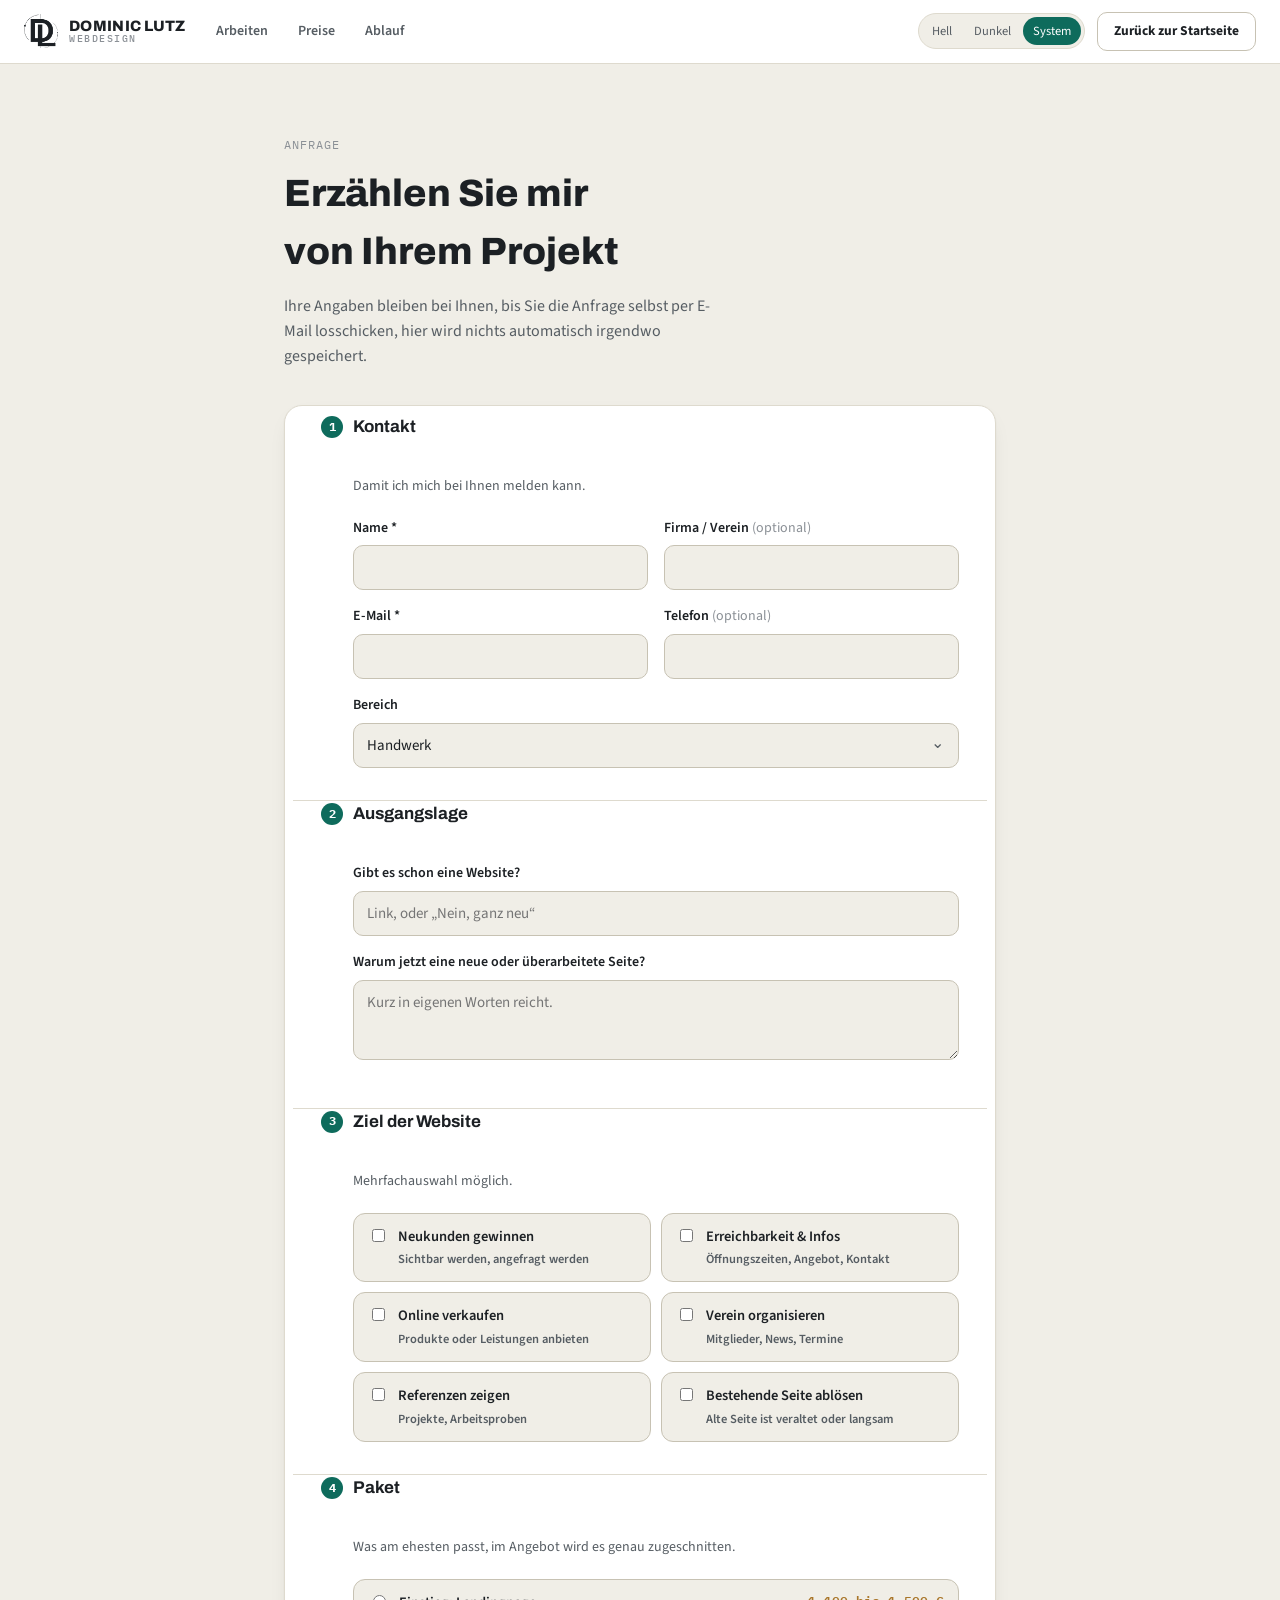
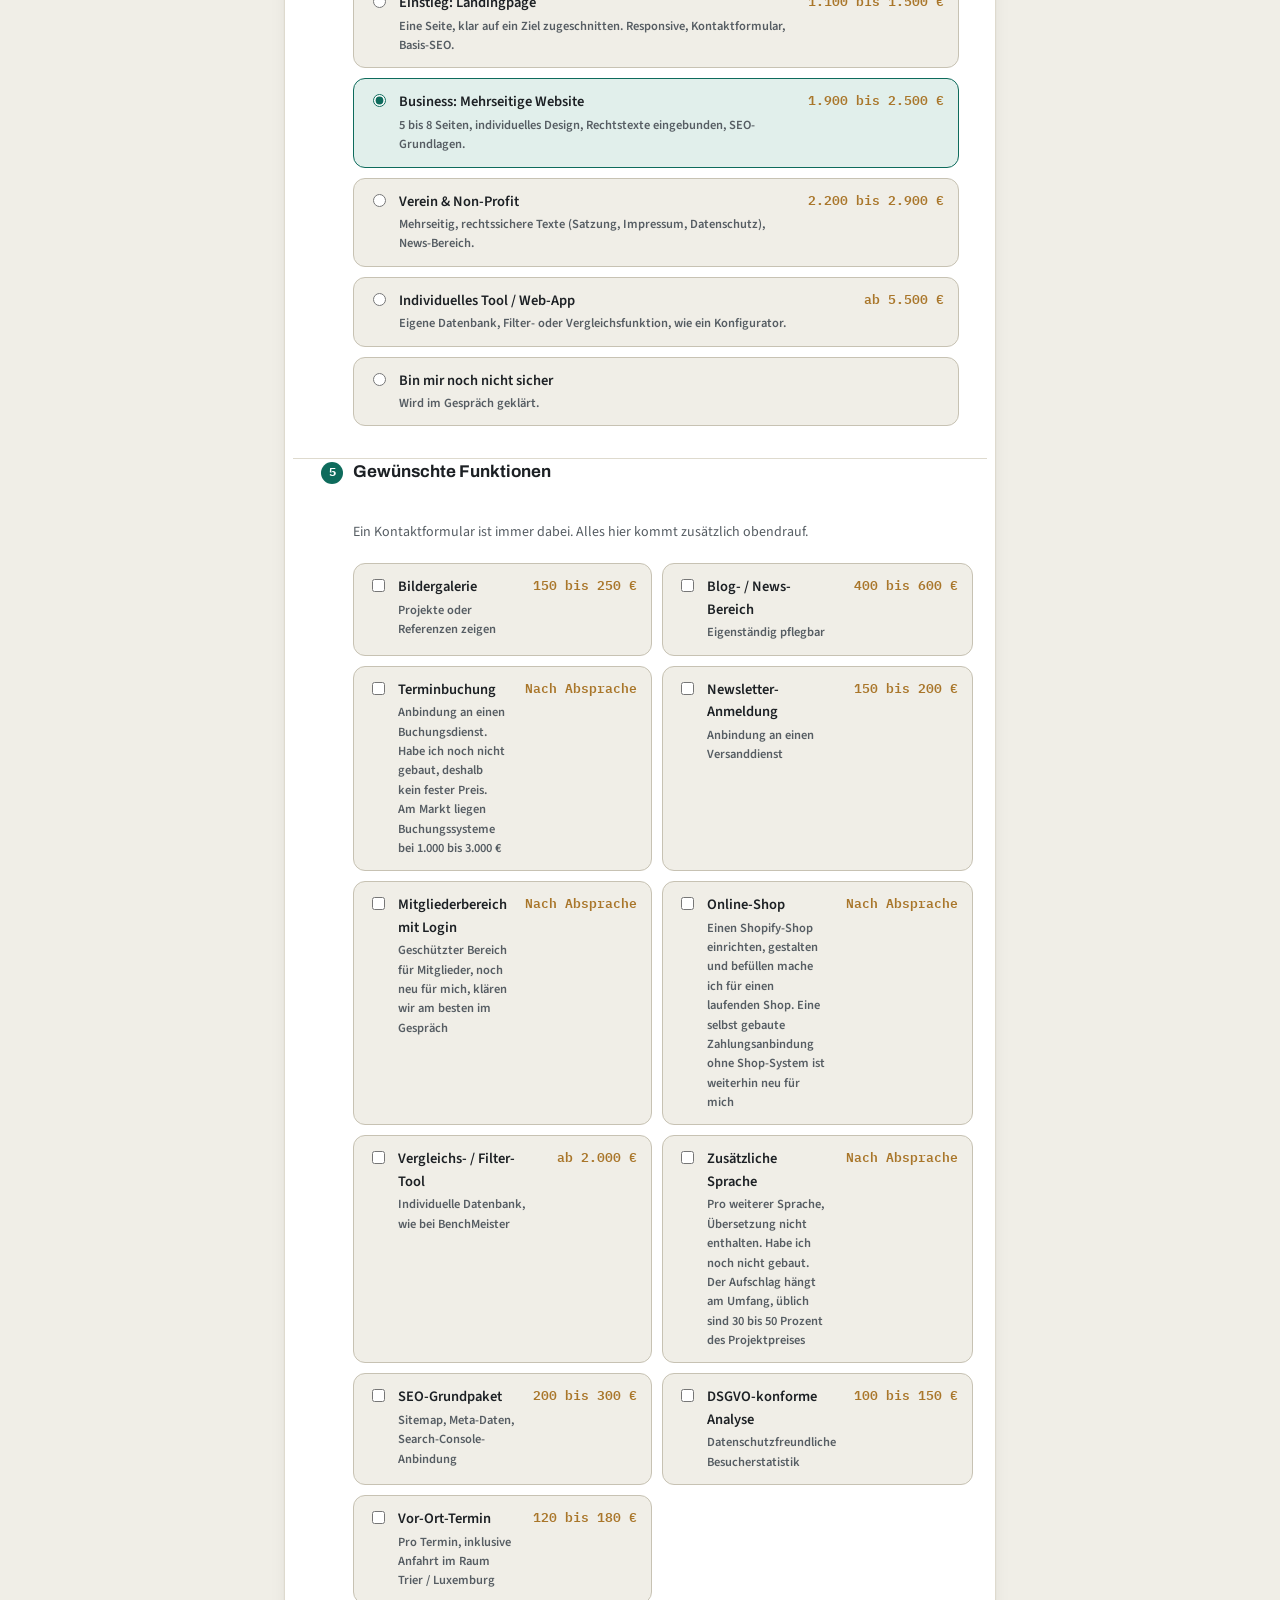
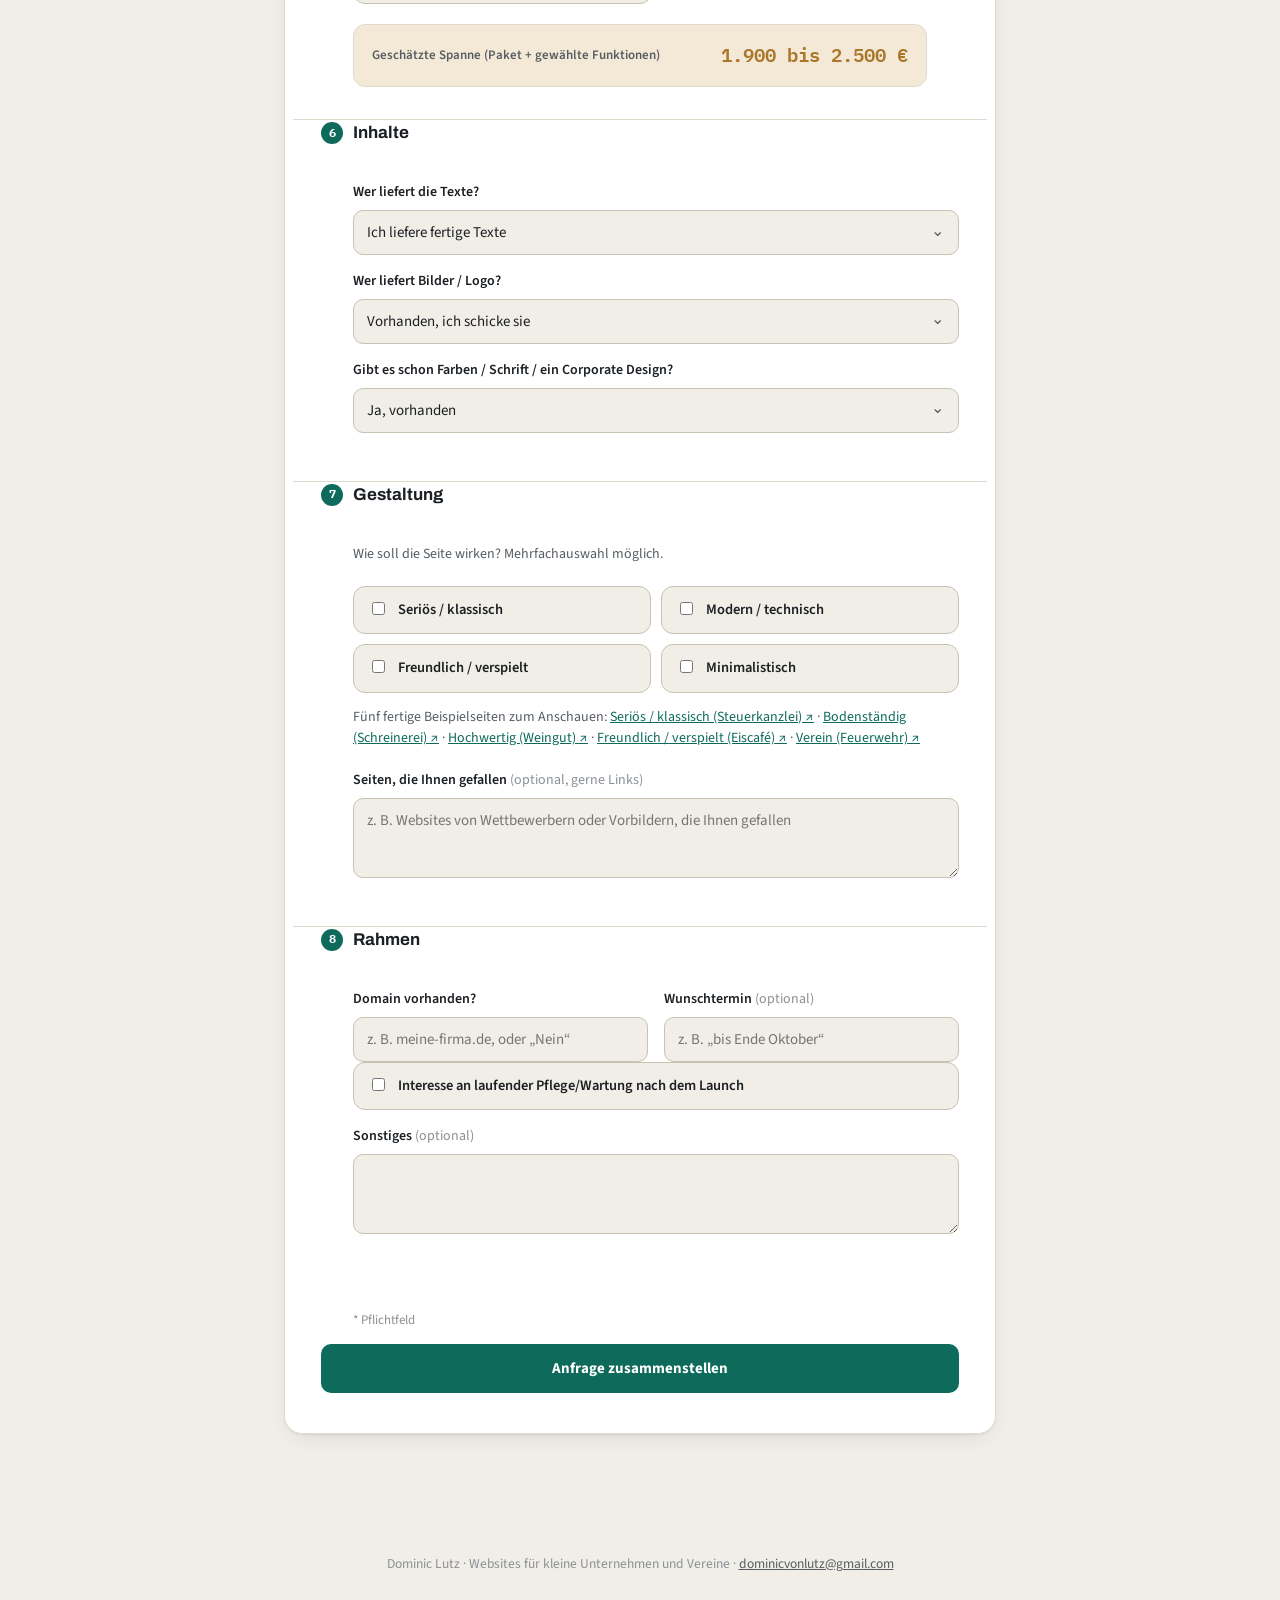
<file: anfrage/index.html>
<!doctype html>
<html lang="de">
<head>
<meta charset="utf-8">
<meta name="viewport" content="width=device-width,initial-scale=1">
<title>Anfrage stellen, Dominic Lutz Webdesign</title>
<meta name="description" content="Beschreiben Sie Ihr Projekt in ein paar Minuten. Die Preisspanne rechnet beim Ausfüllen mit, verschickt wird erst, wenn Sie es selbst tun.">
<meta name="author" content="Dominic Lutz">
<!-- Vorschaubild-Angaben fuer geteilte Links -->
<meta property="og:type" content="website">
<meta property="og:locale" content="de_DE">
<meta property="og:title" content="Anfrage stellen">
<meta property="og:description" content="Projekt beschreiben, Preisspanne sehen, Anfrage selbst abschicken.">
<!-- Vorlaeufige Adresse: noch nicht in Suchmaschinen, siehe robots.txt -->
<meta name="robots" content="noindex,nofollow">
<meta name="theme-color" content="#0E6B5C" media="(prefers-color-scheme: light)">
<meta name="theme-color" content="#14181A" media="(prefers-color-scheme: dark)">
<style>
  :root{color-scheme:light dark}
  html{-webkit-text-size-adjust:100%}
  body{margin:0}
  img{max-width:100%}
  [hidden]{display:none!important}
</style>
</head>
<body>
<link rel="preconnect" href="https://fonts.googleapis.com">
<link rel="preconnect" href="https://fonts.gstatic.com" crossorigin>
<link href="https://fonts.googleapis.com/css2?family=Archivo:wght@600;700;800;900&family=Source+Sans+3:wght@400;500;600;700&family=IBM+Plex+Mono:wght@500;600&display=swap" rel="stylesheet">
<link rel="stylesheet" href="/css/seite.css">

<nav class="topnav">
  <div class="wrap topnav-inner">
    <a href="/" class="brand" aria-label="Dominic Lutz Webdesign, zur Startseite"><i aria-hidden="true"></i><b>Dominic Lutz<small>Webdesign</small></b></a>
    <div class="nav-links">
      <a href="/#arbeiten">Arbeiten</a>
      <a href="/#preise">Preise</a>
      <a href="/#ablauf">Ablauf</a>
    </div>
    <div class="nav-right">
      <div class="theme-toggle" role="group" aria-label="Darstellung">
        <button type="button" data-theme-choice="light" aria-pressed="false">Hell</button>
        <button type="button" data-theme-choice="dark" aria-pressed="false">Dunkel</button>
        <button type="button" data-theme-choice="system" aria-pressed="true">System</button>
      </div>
      <a href="/" class="btn btn-ghost btn-sm">Zurück zur Startseite</a>
    </div>
  </div>
</nav>

<section id="briefing">
  <div class="wrap-narrow">
    <span class="kicker">Anfrage</span>
    <h2 class="h2">Erzählen Sie mir von Ihrem Projekt</h2>
    <p class="h2-sub">Ihre Angaben bleiben bei Ihnen, bis Sie die Anfrage selbst per E-Mail losschicken, hier wird nichts automatisch irgendwo gespeichert.</p>

    <form id="briefForm" class="form-shell" novalidate>

      <fieldset>
        <legend><span class="legend-num">1</span>Kontakt</legend>
        <p class="fs-help">Damit ich mich bei Ihnen melden kann.</p>
        <div class="field-grid">
          <div class="field in-grid"><label for="f-name">Name *</label><input type="text" id="f-name" name="name" required autocomplete="name"></div>
          <div class="field in-grid"><label for="f-org">Firma / Verein <span class="opt">(optional)</span></label><input type="text" id="f-org" name="org" autocomplete="organization"></div>
          <div class="field in-grid"><label for="f-email">E-Mail *</label><input type="email" id="f-email" name="email" required autocomplete="email"></div>
          <div class="field in-grid"><label for="f-phone">Telefon <span class="opt">(optional)</span></label><input type="tel" id="f-phone" name="phone" autocomplete="tel"></div>
          <div class="field in-grid full">
            <label for="f-branche">Bereich</label>
            <select id="f-branche" name="branche" class="fancy">
              <option>Handwerk</option><option>Einzelhandel</option><option>Gastronomie</option>
              <option>Verein / Non-Profit</option><option>Beratung / Dienstleistung</option>
              <option>Handel / Online-Shop</option><option>IT / Technik</option><option>Sonstiges</option>
            </select>
          </div>
        </div>
      </fieldset>

      <fieldset>
        <legend><span class="legend-num">2</span>Ausgangslage</legend>
        <div class="field">
          <label for="f-existing">Gibt es schon eine Website?</label>
          <input type="text" id="f-existing" name="existing" placeholder="Link, oder „Nein, ganz neu“">
        </div>
        <div class="field">
          <label for="f-why">Warum jetzt eine neue oder überarbeitete Seite?</label>
          <textarea id="f-why" name="why" placeholder="Kurz in eigenen Worten reicht."></textarea>
        </div>
      </fieldset>

      <fieldset>
        <legend><span class="legend-num">3</span>Ziel der Website</legend>
        <p class="fs-help">Mehrfachauswahl möglich.</p>
        <div class="choice-grid" id="goalGrid"></div>
      </fieldset>

      <fieldset>
        <legend><span class="legend-num">4</span>Paket</legend>
        <p class="fs-help">Was am ehesten passt, im Angebot wird es genau zugeschnitten.</p>
        <div class="radio-list" id="pkgRadioList"></div>
      </fieldset>

      <fieldset>
        <legend><span class="legend-num">5</span>Gewünschte Funktionen</legend>
        <p class="fs-help">Ein Kontaktformular ist immer dabei. Alles hier kommt zusätzlich obendrauf.</p>
        <div class="choice-grid" id="addonGrid"></div>
        <div class="summary-bar" id="summaryBar">
          <span class="label">Geschätzte Spanne (Paket + gewählte Funktionen)</span>
          <span class="amount" id="liveTotal">noch offen</span>
        </div>
      </fieldset>

      <fieldset>
        <legend><span class="legend-num">6</span>Inhalte</legend>
        <div class="field">
          <label for="f-texte">Wer liefert die Texte?</label>
          <select id="f-texte" name="texte" class="fancy">
            <option>Ich liefere fertige Texte</option>
            <option>Ich brauche Unterstützung beim Formulieren</option>
            <option>Noch unsicher</option>
          </select>
        </div>
        <div class="field">
          <label for="f-bilder">Wer liefert Bilder / Logo?</label>
          <select id="f-bilder" name="bilder" class="fancy">
            <option>Vorhanden, ich schicke sie</option>
            <option>Kein Logo, brauche eine Empfehlung</option>
            <option>Noch unsicher</option>
          </select>
        </div>
        <div class="field">
          <label for="f-cd">Gibt es schon Farben / Schrift / ein Corporate Design?</label>
          <select id="f-cd" name="cd" class="fancy">
            <option>Ja, vorhanden</option>
            <option>Teilweise (z. B. nur Logo)</option>
            <option>Nein, komplett offen</option>
          </select>
        </div>
      </fieldset>

      <fieldset>
        <legend><span class="legend-num">7</span>Gestaltung</legend>
        <p class="fs-help">Wie soll die Seite wirken? Mehrfachauswahl möglich.</p>
        <div class="choice-grid" id="styleGrid"></div>
        <p class="fs-help" style="margin-top:14px;">Fünf fertige Beispielseiten zum Anschauen: <a href="/beispiele/steuerkanzlei/" target="_blank" rel="noopener">Seriös / klassisch (Steuerkanzlei) ↗</a> · <a href="/beispiele/schreinerei/" target="_blank" rel="noopener">Bodenständig (Schreinerei) ↗</a> · <a href="/beispiele/weingut/" target="_blank" rel="noopener">Hochwertig (Weingut) ↗</a> · <a href="/beispiele/eiscafe/" target="_blank" rel="noopener">Freundlich / verspielt (Eiscafé) ↗</a> · <a href="/beispiele/feuerwehr/" target="_blank" rel="noopener">Verein (Feuerwehr) ↗</a></p>
        <div class="field" style="margin-top:16px;">
          <label for="f-refs">Seiten, die Ihnen gefallen <span class="opt">(optional, gerne Links)</span></label>
          <textarea id="f-refs" name="refs" placeholder="z. B. Websites von Wettbewerbern oder Vorbildern, die Ihnen gefallen"></textarea>
        </div>
      </fieldset>

      <fieldset>
        <legend><span class="legend-num">8</span>Rahmen</legend>
        <div class="field-grid">
          <div class="field in-grid"><label for="f-domain">Domain vorhanden?</label><input type="text" id="f-domain" name="domain" placeholder="z. B. meine-firma.de, oder „Nein“"></div>
          <div class="field in-grid"><label for="f-deadline">Wunschtermin <span class="opt">(optional)</span></label><input type="text" id="f-deadline" name="deadline" placeholder="z. B. „bis Ende Oktober“"></div>
        </div>
        <div class="field">
          <label class="choice" style="display:inline-flex; width:auto;">
            <input type="checkbox" id="f-pflege" name="pflege">
            <span class="choice-body"><span class="choice-title">Interesse an laufender Pflege/Wartung nach dem Launch</span></span>
          </label>
        </div>
        <div class="field">
          <label for="f-notes">Sonstiges <span class="opt">(optional)</span></label>
          <textarea id="f-notes" name="notes"></textarea>
        </div>
      </fieldset>

      <div class="submit-row">
        <span class="req-note">* Pflichtfeld</span>
        <span class="error-msg" id="formError">Bitte Name und E-Mail-Adresse ausfüllen.</span>
        <button type="submit" class="btn btn-primary">Anfrage zusammenstellen</button>
      </div>

      <div class="review" id="reviewPanel">
        <div class="review-box">
          <h3>Ihre Anfrage, zum Absenden bereit</h3>
          <pre id="reviewText"></pre>
          <div class="review-actions">
            <a href="#" id="mailtoBtn" class="btn btn-primary">Per E-Mail senden</a>
            <button type="button" id="copyBtn" class="btn btn-ghost">Text kopieren</button>
            <span class="copy-feedback" id="copyFeedback">Kopiert.</span>
          </div>
        </div>
      </div>

    </form>
  </div>
</section>

<footer>
  <div class="wrap">Dominic Lutz · Websites für kleine Unternehmen und Vereine · <a href="mailto:dominicvonlutz@gmail.com">dominicvonlutz@gmail.com</a></div>
</footer>

<script src="/js/preise.js"></script>
<script>
(function(){
  "use strict";

  // ---------- THEME ----------
  var root = document.documentElement;
  var saved = null;
  try { saved = localStorage.getItem('wb-theme'); } catch(e){}
  if (saved === 'light' || saved === 'dark') root.setAttribute('data-theme', saved);
  function setPressed(choice){
    document.querySelectorAll('[data-theme-choice]').forEach(function(b){
      b.setAttribute('aria-pressed', b.getAttribute('data-theme-choice') === choice ? 'true':'false');
    });
  }
  setPressed(saved || 'system');
  document.querySelectorAll('[data-theme-choice]').forEach(function(btn){
    btn.addEventListener('click', function(){
      var choice = btn.getAttribute('data-theme-choice');
      if (choice === 'system'){ root.removeAttribute('data-theme'); }
      else { root.setAttribute('data-theme', choice); }
      try { localStorage.setItem('wb-theme', choice); } catch(e){}
      setPressed(choice);
    });
  });

  // ---------- PREISE, aus der gemeinsamen Datei ----------
  var PACKAGES = PREISE.PACKAGES, ADDONS = PREISE.ADDONS,
      GOALS = PREISE.GOALS, STYLES = PREISE.STYLES;
  var adj = PREISE.adj, fmt = PREISE.fmt, rangeLabel = PREISE.rangeLabel;

  // ---------- CUSTOM DROPDOWNS (for select.fancy and demo sort) ----------
  var allDd = [];
  function closeAllDd(except){ allDd.forEach(function(d){ if (d !== except) d.close(); }); }
  function makeDropdown(host, options, initial, onChange, labelledBy){
    // options: [{value, label}]
    host.classList.add('dd');
    var btn = document.createElement('button'); btn.type = 'button'; btn.className = 'dd-btn';
    btn.setAttribute('aria-haspopup','listbox'); btn.setAttribute('aria-expanded','false');
    if (labelledBy) btn.setAttribute('aria-labelledby', labelledBy);
    var list = document.createElement('ul'); list.className = 'dd-list'; list.setAttribute('role','listbox'); list.tabIndex = -1;
    var current = initial, active = -1;
    function render(){
      btn.textContent = options.filter(function(o){return o.value===current;})[0].label;
      list.innerHTML = '';
      options.forEach(function(o, i){
        var li = document.createElement('li'); li.setAttribute('role','option'); li.textContent = o.label;
        li.setAttribute('aria-selected', o.value === current ? 'true':'false');
        if (i === active) li.classList.add('active');
        li.addEventListener('click', function(){ choose(o.value); });
        list.appendChild(li);
      });
    }
    function open(){ closeAllDd(api); host.classList.add('open'); btn.setAttribute('aria-expanded','true'); active = options.findIndex(function(o){return o.value===current;}); render(); }
    function close(){ host.classList.remove('open'); btn.setAttribute('aria-expanded','false'); }
    function choose(v){ current = v; render(); close(); btn.focus(); onChange(v); }
    btn.addEventListener('click', function(){ host.classList.contains('open') ? close() : open(); });
    btn.addEventListener('keydown', function(e){
      var isOpen = host.classList.contains('open');
      if (e.key === 'ArrowDown' || e.key === 'ArrowUp'){
        e.preventDefault(); if (!isOpen) open();
        active = Math.max(0, Math.min(options.length-1, active + (e.key === 'ArrowDown' ? 1 : -1))); render();
      } else if (e.key === 'Enter' || e.key === ' '){
        e.preventDefault(); if (isOpen && active >= 0) choose(options[active].value); else open();
      } else if (e.key === 'Escape'){ close(); }
      else if (e.key === 'Home' && isOpen){ active = 0; render(); }
      else if (e.key === 'End' && isOpen){ active = options.length-1; render(); }
      else if (e.key.length === 1 && isOpen){
        var idx = options.findIndex(function(o){ return o.label.toLowerCase().indexOf(e.key.toLowerCase()) === 0; });
        if (idx >= 0){ active = idx; render(); }
      }
    });
    host.appendChild(btn); host.appendChild(list);
    var api = {close:close, host:host}; allDd.push(api); render();
    return api;
  }
  document.addEventListener('click', function(e){ if (!e.target.closest('.dd')) closeAllDd(); });

  document.querySelectorAll('select.fancy').forEach(function(sel){
    var host = document.createElement('div');
    sel.parentNode.insertBefore(host, sel.nextSibling);
    var opts = Array.prototype.map.call(sel.options, function(o){ return {value:o.value, label:o.textContent}; });
    var lab = document.querySelector('label[for="'+sel.id+'"]');
    if (lab && !lab.id) lab.id = 'lbl-' + sel.id;
    makeDropdown(host, opts, sel.value, function(v){ sel.value = v; }, lab ? lab.id : null);
  });

  // ---------- RENDER: form choice groups ----------
  function renderChoiceGroup(container, items, name, type, withPrice){
    items.forEach(function(item){
      var label = document.createElement('label');
      label.className = 'choice';
      var priceHtml = withPrice ? '<span class="choice-price num" data-for="'+item.id+'">'+rangeLabel(item)+'</span>' : '';
      label.innerHTML =
        '<input type="'+type+'" name="'+name+'" value="'+item.id+'" id="'+item.id+'">'+
        '<span class="choice-body"><span class="choice-title">'+item.title+'</span>'+
        (item.sub ? '<span class="choice-sub">'+item.sub+'</span>' : '')+'</span>'+
        priceHtml;
      container.appendChild(label);
    });
  }
  renderChoiceGroup(document.getElementById('goalGrid'), GOALS, 'goals', 'checkbox', false);
  renderChoiceGroup(document.getElementById('styleGrid'), STYLES, 'stil', 'checkbox', false);
  renderChoiceGroup(document.getElementById('addonGrid'),
    ADDONS.map(function(a){ return {id:a.id, title:a.name, sub:a.note, low:a.low, high:a.high, custom:a.custom}; }),
    'addons', 'checkbox', true);

  var pkgRadioList = document.getElementById('pkgRadioList');
  PACKAGES.concat([{id:'unsicher', name:'Bin mir noch nicht sicher', desc:'Wird im Gespräch geklärt.'}]).forEach(function(p, i){
    var label = document.createElement('label');
    label.className = 'choice';
    var priceHtml = p.low ? '<span class="choice-price num" data-for="'+p.id+'">'+rangeLabel(p)+'</span>' : '';
    label.innerHTML =
      '<input type="radio" name="paket" value="'+p.id+'" id="pkg-'+p.id+'"'+(i===1?' checked':'')+'>'+
      '<span class="choice-body"><span class="choice-title">'+(p.name)+'</span>'+
      '<span class="choice-sub">'+(p.desc||'')+'</span></span>'+priceHtml;
    pkgRadioList.appendChild(label);
  });

  // renderPricing() faellt hier weg: den Preisabschnitt gibt es nur
  // auf der Startseite. Die Zahlen kommen trotzdem aus derselben Quelle.

  // ---------- LIVE PRICE CALC ----------
  var liveTotal = document.getElementById('liveTotal');
  var summaryBar = document.getElementById('summaryBar');
  function recalc(){
    var pkgId = (document.querySelector('input[name="paket"]:checked') || {}).value;
    var pkg = PACKAGES.filter(function(p){ return p.id === pkgId; })[0];
    var low = pkg ? pkg.low : 0;
    var high = pkg ? pkg.high : 0;
    var openEnded = pkg ? (pkg.high == null) : false;

    var hasCustom = false;
    document.querySelectorAll('input[name="addons"]:checked').forEach(function(cb){
      var a = ADDONS.filter(function(x){ return x.id === cb.value; })[0];
      if (!a) return;
      if (a.custom) { hasCustom = true; return; }
      low += a.low;
      if (a.high == null) { openEnded = true; } else { high += a.high; }
    });

    var text;
    if (!pkg) text = 'noch offen';
    else if (openEnded) text = 'ab ' + fmt(adj(low)) + ' €';
    else text = fmt(adj(low)) + ' bis ' + fmt(adj(high)) + ' €';
    if (hasCustom && pkg) text += ' + individuelles Angebot';
    if (liveTotal.textContent !== text){
      liveTotal.textContent = text;
      summaryBar.classList.remove('bump'); void summaryBar.offsetWidth; summaryBar.classList.add('bump');
    }
  }
  document.getElementById('briefForm').addEventListener('change', recalc);
  recalc();

  // ---------- SUBMIT: build summary + mailto ----------
  var CONTACT_EMAIL = 'dominicvonlutz@gmail.com'; // ggf. eigene Geschäftsadresse eintragen

  function val(id){ return (document.getElementById(id).value || '').trim(); }
  function checkedTitles(name, source){
    return Array.prototype.slice.call(document.querySelectorAll('input[name="'+name+'"]:checked'))
      .map(function(cb){ var item = source.filter(function(x){return x.id===cb.value;})[0]; return item ? (item.title||item.name) : cb.value; });
  }

  document.getElementById('briefForm').addEventListener('submit', function(e){
    e.preventDefault();
    var name = val('f-name'), email = val('f-email');
    var errorEl = document.getElementById('formError');
    if (!name || !email){ errorEl.classList.add('show'); return; }
    errorEl.classList.remove('show');

    var pkgId = (document.querySelector('input[name="paket"]:checked') || {}).value;
    var pkg = PACKAGES.filter(function(p){ return p.id === pkgId; })[0];
    var pkgLabel = pkg ? pkg.name : 'Noch unsicher';

    var goalList = checkedTitles('goals', GOALS);
    var styleList = checkedTitles('stil', STYLES);
    var addonList = checkedTitles('addons', ADDONS.map(function(a){return {id:a.id,title:a.name};}));

    var lines = [
      'ANFRAGE WEBSITE', '',
      'KONTAKT',
      'Name: ' + name,
      'Firma/Verein: ' + (val('f-org') || 'keine Angabe'),
      'E-Mail: ' + email,
      'Telefon: ' + (val('f-phone') || 'keine Angabe'),
      'Bereich: ' + document.getElementById('f-branche').value, '',
      'AUSGANGSLAGE',
      'Bestehende Website: ' + (val('f-existing') || 'keine Angabe'),
      'Warum jetzt: ' + (val('f-why') || 'keine Angabe'), '',
      'ZIEL',
      goalList.length ? goalList.join(', ') : 'keine Angabe', '',
      'PAKET',
      pkgLabel + ' (geschätzt: ' + liveTotal.textContent + ')', '',
      'GEWÜNSCHTE FUNKTIONEN',
      addonList.length ? addonList.join(', ') : 'Keine zusätzlichen Funktionen ausgewählt', '',
      'INHALTE',
      'Texte: ' + document.getElementById('f-texte').value,
      'Bilder/Logo: ' + document.getElementById('f-bilder').value,
      'Corporate Design: ' + document.getElementById('f-cd').value, '',
      'GESTALTUNG',
      'Stil: ' + (styleList.length ? styleList.join(', ') : 'keine Angabe'),
      'Referenzen: ' + (val('f-refs') || 'keine Angabe'), '',
      'RAHMEN',
      'Domain: ' + (val('f-domain') || 'keine Angabe'),
      'Wunschtermin: ' + (val('f-deadline') || 'keine Angabe'),
      'Interesse an Pflege/Wartung: ' + (document.getElementById('f-pflege').checked ? 'Ja' : 'Nein'),
      'Sonstiges: ' + (val('f-notes') || 'keine Angabe'),
    ];
    var text = lines.join('\n');

    document.getElementById('reviewText').textContent = text;
    document.getElementById('reviewPanel').classList.add('show');

    var subject = 'Anfrage Website: ' + (val('f-org') || name);
    var mailto = 'mailto:' + encodeURIComponent(CONTACT_EMAIL) +
      '?subject=' + encodeURIComponent(subject) +
      '&body=' + encodeURIComponent(text.replace(/\n/g,'\r\n'));
    document.getElementById('mailtoBtn').setAttribute('href', mailto);
    document.getElementById('reviewPanel').scrollIntoView({behavior: reduceMotion ? 'auto' : 'smooth', block:'start'});
  });

  document.getElementById('copyBtn').addEventListener('click', function(){
    var text = document.getElementById('reviewText').textContent;
    var fb = document.getElementById('copyFeedback');
    function shown(){ fb.classList.add('show'); setTimeout(function(){ fb.classList.remove('show'); }, 2200); }
    if (navigator.clipboard && navigator.clipboard.writeText){
      navigator.clipboard.writeText(text).then(shown).catch(function(){});
    } else {
      var ta = document.createElement('textarea');
      ta.value = text; document.body.appendChild(ta); ta.select();
      try { document.execCommand('copy'); shown(); } catch(e){}
      document.body.removeChild(ta);
    }
  });
})();
</script>

</body>
</html>
</file>
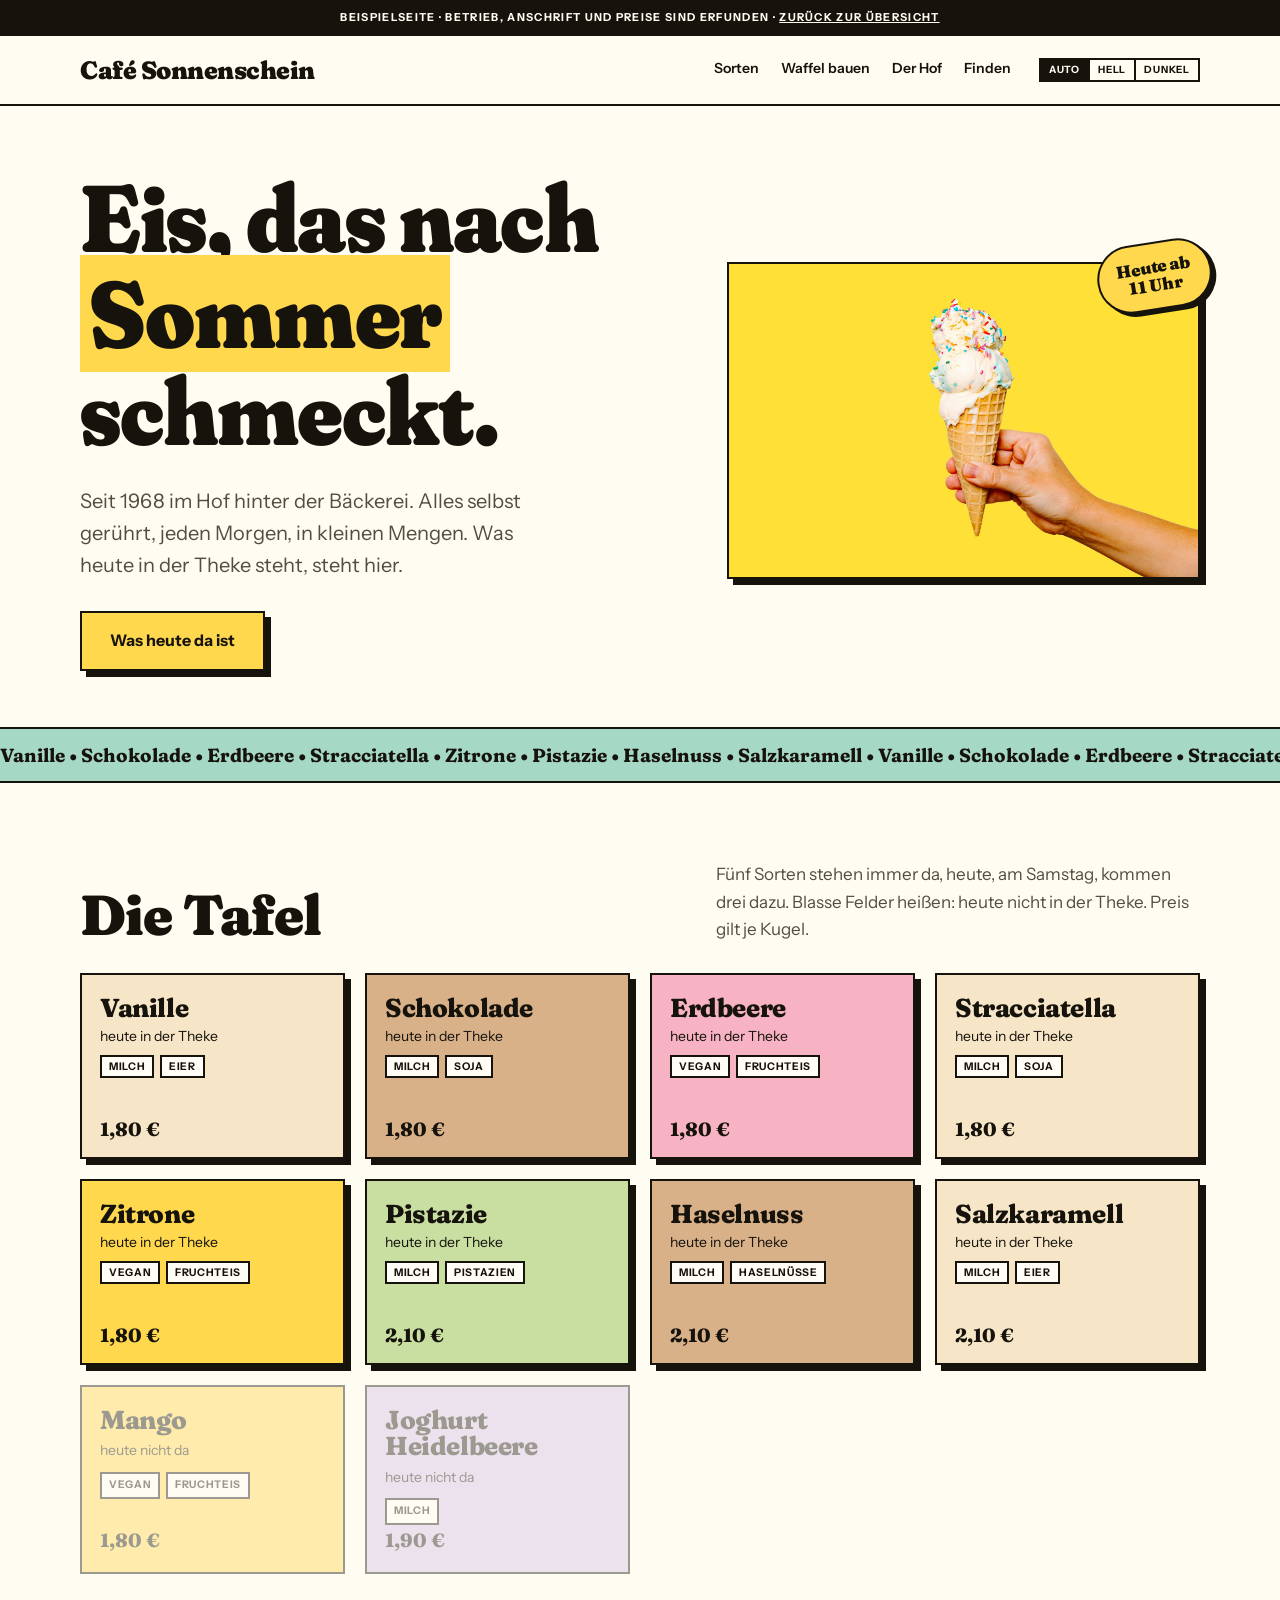
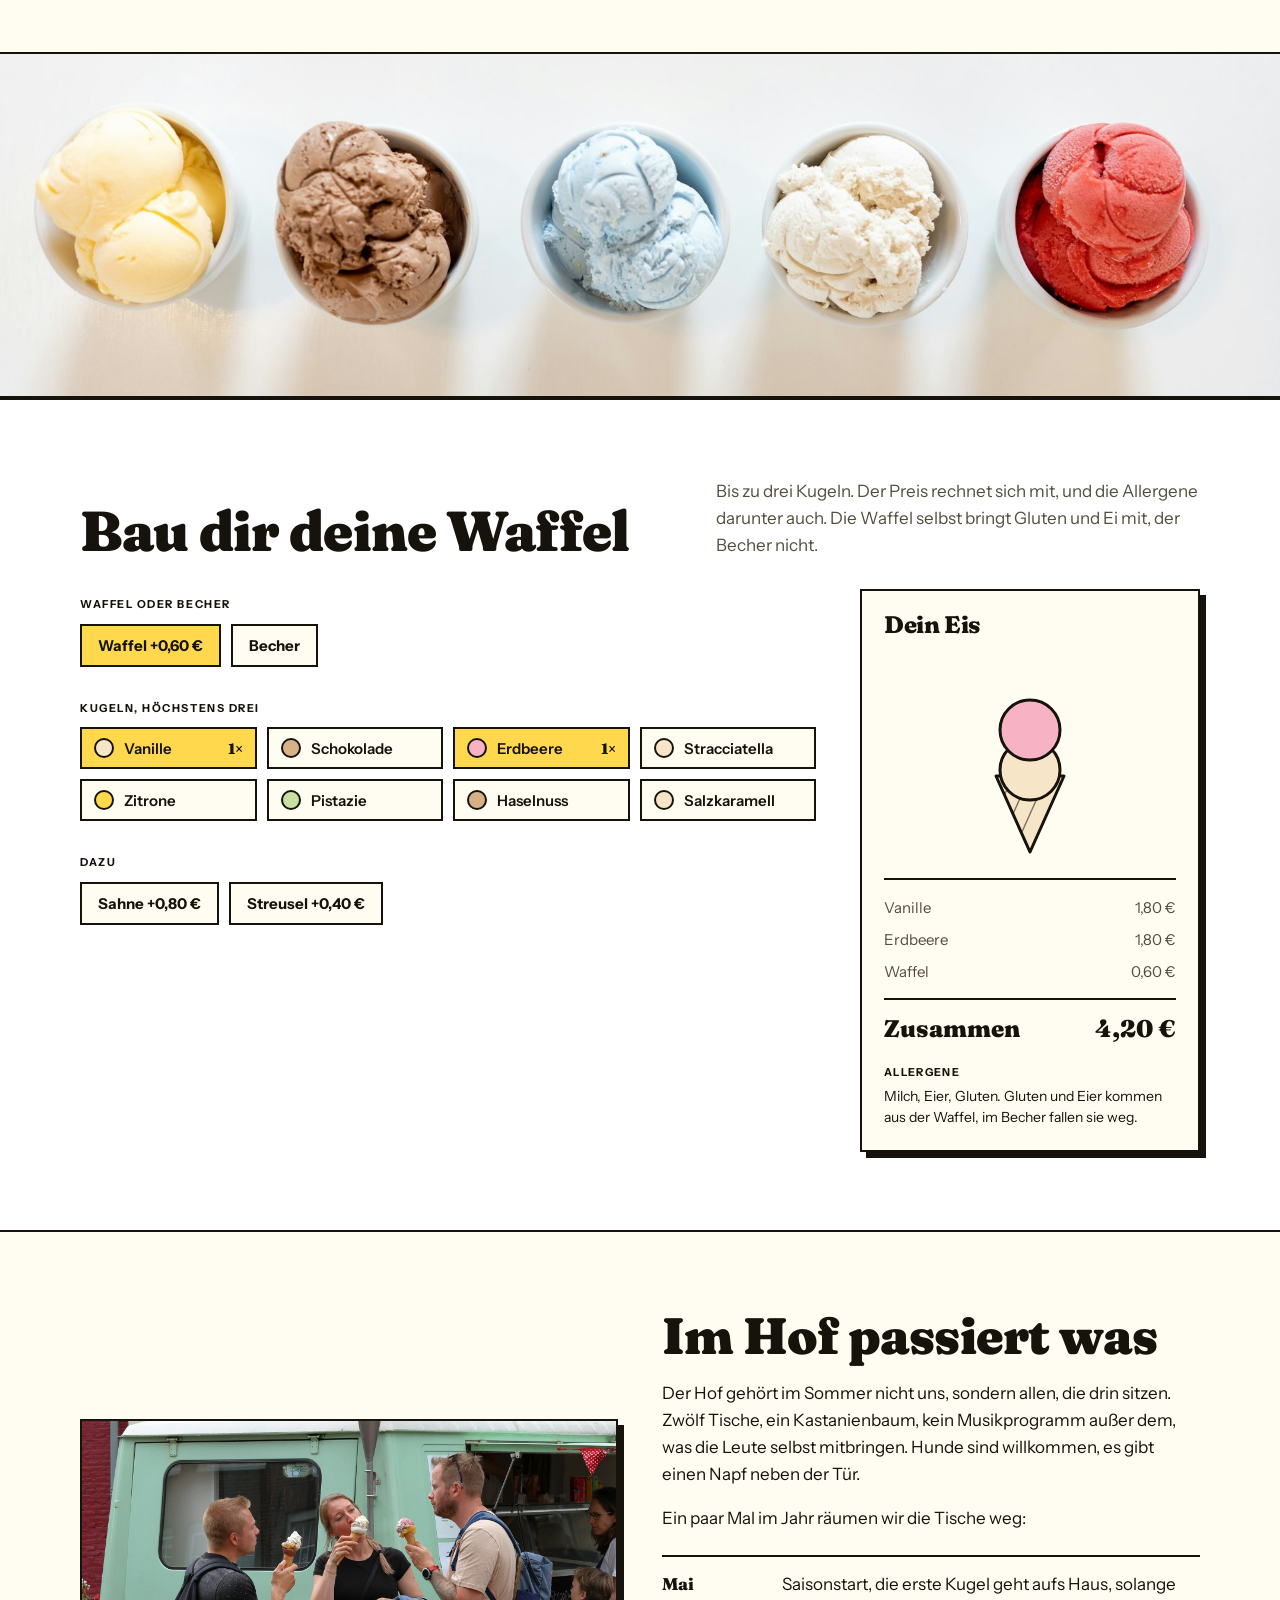
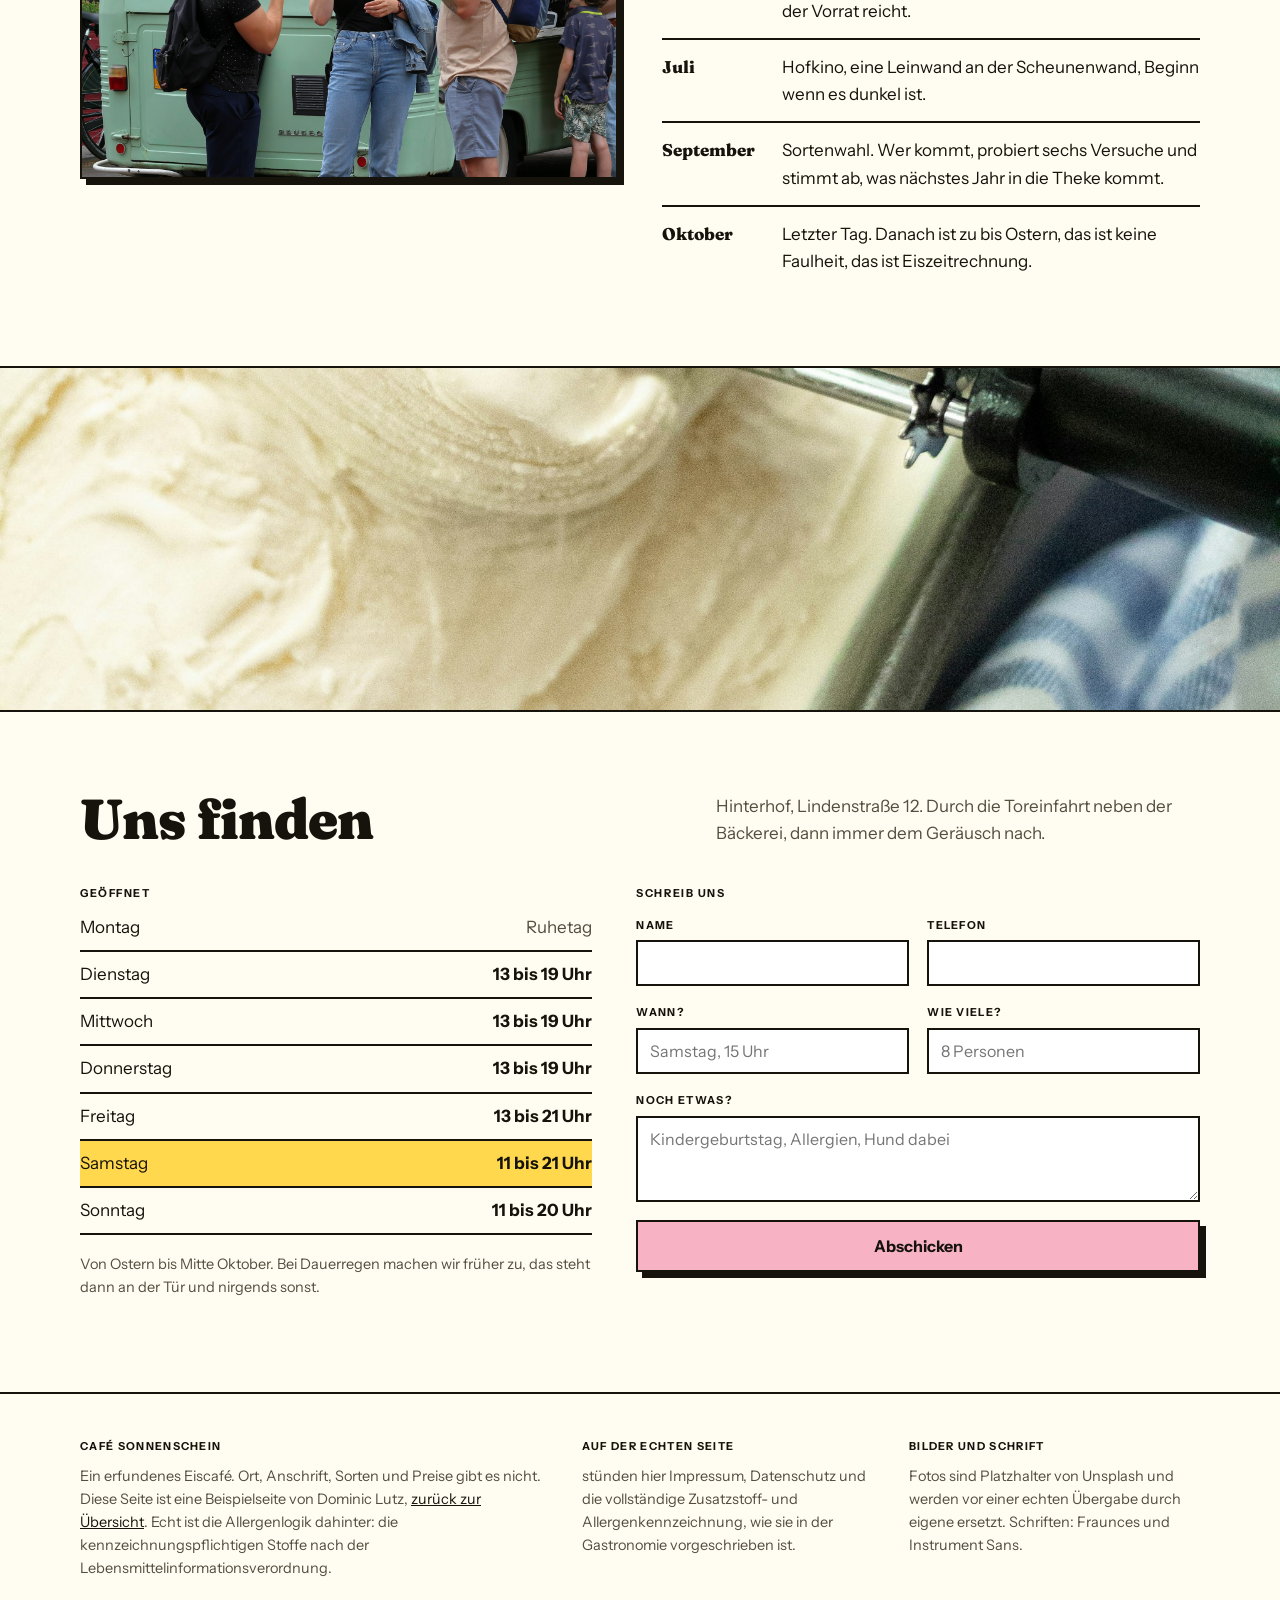
<file: beispiele/eiscafe/index.html>
<!doctype html>
<html lang="de">
<head>
<meta charset="utf-8">
<meta name="viewport" content="width=device-width,initial-scale=1">
<title>Café Sonnenschein, Beispielseite von Dominic Lutz</title>
<meta name="description" content="Beispielseite für eine Eisdiele: Sortentafel, Waffel zum Zusammenstellen mit gerechneten Allergenen, Hof und Öffnungszeiten. Der Betrieb ist erfunden.">
<!-- NICHT INDEXIEREN: Der Betrieb ist erfunden, samt Anschrift und
     Telefonnummer. Ein Suchtreffer auf ein Unternehmen, das es nicht
     gibt, waere irrefuehrend. Gilt auch nach dem Umzug auf die eigene
     Domain, dort bleibt diese Zeile stehen.
     ECHT sind die Allergene: die 14 kennzeichnungspflichtigen Stoffe
     nach der Lebensmittelinformationsverordnung. Was der Rechner
     ausgibt, ist die richtige Logik an erfundenen Sorten. -->
<meta name="robots" content="noindex,nofollow">
<meta name="theme-color" content="#FFFCF2">
<style>
  html{-webkit-text-size-adjust:100%}
  body{margin:0}
  img{max-width:100%}
  [hidden]{display:none!important}
</style>
</head>
<body>
<link rel="preconnect" href="https://fonts.googleapis.com">
<link rel="preconnect" href="https://fonts.gstatic.com" crossorigin>
<link href="https://fonts.googleapis.com/css2?family=Fraunces:opsz,wght,SOFT,WONK@9..144,400..900,0..100,0..1&family=Instrument+Sans:wght@400;500;600;700&display=swap" rel="stylesheet">

<style>
/* ==========================================================
   Cafe Sonnenschein
   Nach zwei Vorbildern gebaut: Morgenstern's stellt das Produkt
   ins Raster und laesst es die Gestaltung machen, Van Leeuwen
   arbeitet mit Pastellfeldern hinter dickem Schwarz. Beides
   zusammen ergibt die Sortentafel.
   Schrift: Fraunces mit hohem WONK-Wert, das gibt der Seite die
   leicht schiefe, altmodische Note einer Eisdiele. Instrument
   Sans fuer alles, was gelesen und nicht angeschaut wird.
   ========================================================== */
:root{
  --grund:#FFFCF2; --karte:#FFFFFF; --tinte:#16130D; --tinte-weich:#544E3F;
  --rand:#16130D; --schatten:#16130D;

  /* Die Farbfelder sind gedruckte Aufkleber. Sie wechseln NICHT mit dem
     Modus, und die Schrift darauf bleibt schwarz. Haette ich sie im
     Dunkelmodus mitgedunkelt und helle Schrift daraufgesetzt, waere aus
     jedem Feld ein Kontrastproblem geworden. */
  --sonne:#FFD84D; --minze:#A6D8C6; --beere:#F7B3C4; --pistazie:#C9DFA2;
  --himmel:#AEC8EC; --sahne:#F6E5C6; --kakao:#D8B189; --lavendel:#D3C0E8;
  --auf-farbe:#16130D; --papierweiss:#FFFDF6;
}
@media (prefers-color-scheme: dark){
  :root:not([data-theme="light"]){
    --grund:#15130E; --karte:#1E1B14; --tinte:#F7F2E4; --tinte-weich:#B3AC99;
    --rand:#F7F2E4; --schatten:#F7F2E4;
  }
}
:root[data-theme="dark"]{
  --grund:#15130E; --karte:#1E1B14; --tinte:#F7F2E4; --tinte-weich:#B3AC99;
  --rand:#F7F2E4; --schatten:#F7F2E4;
}

*{box-sizing:border-box;}
html{scroll-behavior:smooth;}
body{
  margin:0; background:var(--grund); color:var(--tinte);
  font-family:"Instrument Sans", ui-sans-serif, system-ui, sans-serif;
  font-size:17px; line-height:1.6; overflow-x:hidden;
}
h1,h2,h3{
  font-family:"Fraunces", Georgia, serif; margin:0; text-wrap:balance;
  font-variation-settings:"SOFT" 60, "WONK" 1; line-height:1.02; letter-spacing:-.015em;
}
p{margin:0 0 1em;}
a{color:var(--tinte);}
:focus-visible{outline:3px solid var(--tinte); outline-offset:3px;}
button,input,select,textarea{font-family:inherit; font-size:inherit; color:inherit;}
@media (prefers-reduced-motion: reduce){ html{scroll-behavior:auto;} *{animation:none!important; transition:none!important;} }

.feld{max-width:1200px; margin:0 auto; padding:0 40px;}
@media (max-width:760px){ .feld{padding:0 20px;} }
section{padding:78px 0; scroll-margin-top:84px;}

.schild{
  font-weight:700; font-size:11px; letter-spacing:.14em; text-transform:uppercase;
  display:inline-block;
}
/* Der Kasten mit hartem Schatten ist das Grundelement dieser Seite.
   Kein weicher Schlagschatten, sondern ein versetzter Block, wie bei
   einem gedruckten Aufkleber. */
.kasten{border:2.5px solid var(--rand); box-shadow:6px 6px 0 var(--schatten); background:var(--karte);}

/* ---------- Musterband und Kopf ---------- */
.muster{
  background:var(--tinte); color:var(--grund); text-align:center;
  font-size:11px; font-weight:700; letter-spacing:.12em; text-transform:uppercase; padding:9px 16px;
}
.muster a{color:inherit;}
.kopf{
  position:sticky; top:0; z-index:60; background:var(--grund);
  border-bottom:2.5px solid var(--rand);
}
.kopf-innen{
  max-width:1200px; margin:0 auto; padding:14px 40px;
  display:flex; align-items:center; gap:20px;
}
.marke{
  font-family:"Fraunces",serif; font-weight:900; font-size:25px; text-decoration:none;
  font-variation-settings:"SOFT" 90, "WONK" 1; letter-spacing:-.02em; white-space:nowrap;
}
.kopf nav{display:flex; gap:22px; margin-left:auto;}
.kopf nav a{
  text-decoration:none; font-weight:600; font-size:14px;
  padding:3px 0; border-bottom:2.5px solid transparent;
}
.kopf nav a:hover{border-color:var(--tinte);}
.thema{display:flex; margin-left:8px;}
.thema button{
  background:none; border:2px solid var(--rand); color:var(--tinte);
  font-weight:700; font-size:10px; letter-spacing:.08em; text-transform:uppercase;
  padding:5px 8px; cursor:pointer; line-height:1;
}
.thema button+button{border-left:none;}
.thema button[aria-pressed="true"]{background:var(--tinte); color:var(--grund);}
@media (max-width:900px){
  .kopf-innen{padding:12px 20px; gap:10px;}
  .kopf nav a{display:none;}
  .marke{font-size:20px;}
}
/* Bei 320 px passt "Café Sonnenschein" neben den Umschalter nicht mehr
   in eine Zeile. Kleiner setzen statt die Seite ueberlaufen lassen. */
@media (max-width:430px){
  .marke{font-size:16px; white-space:normal; line-height:1.05;}
  .kopf-innen{gap:8px;}
  .thema{margin-left:auto;}
  .thema button{padding:5px 6px; font-size:9px; letter-spacing:.05em;}
}

/* ---------- Hero ---------- */
.hero{padding:64px 0 56px;}
.hero-raster{display:grid; grid-template-columns:1.12fr .88fr; gap:44px; align-items:center;}
@media (max-width:900px){ .hero-raster{grid-template-columns:1fr; gap:30px;} }
.hero h1{font-size:clamp(50px,7.4vw,104px); font-weight:900; font-variation-settings:"SOFT" 90,"WONK" 1;}
.hero h1 em{
  font-style:normal; background:var(--sonne); color:var(--auf-farbe); padding:0 .1em;
  box-decoration-break:clone; -webkit-box-decoration-break:clone;
}
.hero .unter{font-size:20px; max-width:36ch; margin:26px 0 30px; color:var(--tinte-weich);}
.knopf{
  display:inline-block; text-decoration:none; background:var(--sonne); color:var(--auf-farbe);
  border:2.5px solid var(--rand); box-shadow:6px 6px 0 var(--schatten);
  font-weight:700; padding:15px 28px; font-size:16px;
  transition:transform .12s, box-shadow .12s;
}
.knopf:hover{transform:translate(3px,3px); box-shadow:3px 3px 0 var(--schatten);}
.hero-bild{position:relative;}
/* height:auto ist Pflicht. Das height-Attribut im Markup setzt eine
   echte Hoehe, und dagegen kommt aspect-ratio nicht an. Ohne diese
   Zeile stand das Bild 1200 px hoch in der Seite. */
.hero-bild img{display:block; width:100%; height:auto; aspect-ratio:3/2; object-fit:cover;}
.hero-bild .klecks{
  position:absolute; right:-14px; top:-22px; background:var(--beere);
  border:2.5px solid var(--rand); border-radius:999px; padding:14px 18px;
  font-family:"Fraunces",serif; font-weight:900; font-size:17px; line-height:1.05;
  color:var(--auf-farbe); text-align:center; transform:rotate(-9deg); box-shadow:4px 4px 0 var(--schatten);
}

/* ---------- Laufband ---------- */
.laufband{
  border-top:2.5px solid var(--rand); border-bottom:2.5px solid var(--rand);
  background:var(--minze); color:var(--auf-farbe); overflow:hidden; padding:11px 0;
}
.laufband .spur{
  display:flex; gap:34px; white-space:nowrap; width:max-content;
  animation:rollen 34s linear infinite;
  font-family:"Fraunces",serif; font-weight:700; font-size:19px;
  font-variation-settings:"SOFT" 80,"WONK" 1;
}
@keyframes rollen{ from{transform:translateX(0);} to{transform:translateX(-50%);} }
@media (prefers-reduced-motion: reduce){ .laufband .spur{animation:none; flex-wrap:wrap; white-space:normal; width:auto;} }

/* ---------- Sortentafel ---------- */
.abschnitt-kopf{display:flex; align-items:flex-end; justify-content:space-between; gap:22px; flex-wrap:wrap; margin-bottom:30px;}
.abschnitt-kopf h2{font-size:clamp(34px,4.4vw,58px); font-weight:900;}
.abschnitt-kopf p{margin:0; max-width:44ch; color:var(--tinte-weich);}
.tafel{display:grid; grid-template-columns:repeat(auto-fill,minmax(214px,1fr)); gap:20px;}
.sorte{
  border:2.5px solid var(--rand); box-shadow:6px 6px 0 var(--schatten);
  padding:20px 18px 16px; display:flex; flex-direction:column; min-height:186px;
  color:var(--auf-farbe); text-align:left; cursor:pointer; transition:transform .12s, box-shadow .12s;
}
.sorte:hover{transform:translate(3px,3px); box-shadow:3px 3px 0 var(--schatten);}
.sorte h3{font-size:26px; font-weight:800; margin-bottom:6px;}
.sorte .preis{font-family:"Fraunces",serif; font-weight:800; font-size:19px; margin-top:auto;}
.sorte .marken{display:flex; gap:6px; flex-wrap:wrap; margin-top:10px;}
.sorte .marke-chip{
  border:2px solid var(--auf-farbe); background:var(--papierweiss); color:var(--auf-farbe); font-size:10.5px; font-weight:700;
  letter-spacing:.06em; text-transform:uppercase; padding:3px 7px;
}
.sorte .weg{position:absolute;}
.sorte[data-heute="nein"]{opacity:.42; box-shadow:none; cursor:default;}
.sorte[data-heute="nein"]:hover{transform:none; box-shadow:none;}

/* ---------- Waffel bauen ---------- */
.bauen{background:var(--karte); border-top:2.5px solid var(--rand); border-bottom:2.5px solid var(--rand);}
.bau-raster{display:grid; grid-template-columns:1fr 340px; gap:44px; align-items:start;}
@media (max-width:920px){ .bau-raster{grid-template-columns:1fr; gap:30px;} }
.wahlzeile{margin-bottom:26px;}
.wahlzeile > .schild{margin-bottom:10px;}
.knoepfe{display:flex; gap:10px; flex-wrap:wrap;}
.knoepfe button{
  border:2.5px solid var(--rand); background:var(--grund); color:var(--tinte);
  font-weight:700; font-size:15px; padding:10px 16px; cursor:pointer;
}
.knoepfe button[aria-pressed="true"]{background:var(--sonne); color:var(--auf-farbe);}
.kugelwahl{display:grid; grid-template-columns:repeat(auto-fill,minmax(158px,1fr)); gap:10px;}
.kugelwahl button{
  display:flex; align-items:center; gap:10px; text-align:left;
  border:2.5px solid var(--rand); background:var(--grund); color:var(--tinte);
  font-weight:600; font-size:15px; padding:9px 12px; cursor:pointer;
}
.kugelwahl button .punkt{width:20px; height:20px; border:2px solid var(--auf-farbe); border-radius:999px; flex:none;}
.kugelwahl button[aria-pressed="true"]{background:var(--sonne); color:var(--auf-farbe);}
.kugelwahl button[disabled]{opacity:.4; cursor:not-allowed;}
.kugelwahl button .anzahl{margin-left:auto; font-family:"Fraunces",serif; font-weight:800;}

.becher{border:2.5px solid var(--rand); box-shadow:6px 6px 0 var(--schatten); background:var(--grund); padding:22px;}
.becher h3{font-size:24px; font-weight:800; margin-bottom:14px;}
.stapel{display:flex; justify-content:center; padding:6px 0 14px; min-height:190px; align-items:flex-end;}
.stapel svg{display:block; width:150px; height:auto; overflow:visible;}
.rechnung{border-top:2.5px solid var(--rand); padding-top:12px; margin-top:6px;}
.rechnung .zeile{display:flex; justify-content:space-between; gap:14px; padding:4px 0; font-size:15px; color:var(--tinte-weich);}
.rechnung .summe{
  display:flex; justify-content:space-between; gap:14px; margin-top:10px; padding-top:10px;
  border-top:2.5px solid var(--rand); font-family:"Fraunces",serif; font-weight:900; font-size:24px; color:var(--tinte);
}
.hinweis{margin-top:16px; font-size:14px; line-height:1.5;}
.hinweis b{display:block; font-size:11px; letter-spacing:.12em; text-transform:uppercase; margin-bottom:5px;}
.hinweis .frei{background:var(--pistazie); color:var(--auf-farbe); border:2px solid var(--auf-farbe); padding:2px 7px; font-weight:700; display:inline-block;}

/* ---------- Bildbaender ---------- */
.band{border-top:2.5px solid var(--rand); border-bottom:2.5px solid var(--rand);}
.band img{display:block; width:100%; height:clamp(230px,38vh,420px); object-fit:cover;}

/* ---------- Hof ---------- */
.hof-raster{display:grid; grid-template-columns:1fr 1fr; gap:44px; align-items:center;}
@media (max-width:900px){ .hof-raster{grid-template-columns:1fr; gap:28px;} }
.hof-raster img{display:block; width:100%; height:auto; aspect-ratio:3/2; object-fit:cover;}
.hof-raster h2{font-size:clamp(32px,4vw,52px); font-weight:900; margin-bottom:18px;}
.termine{list-style:none; padding:0; margin:22px 0 0;}
.termine li{
  display:flex; gap:16px; align-items:baseline; padding:13px 0;
  border-top:2px solid var(--rand);
}
.termine li b{font-family:"Fraunces",serif; font-weight:800; font-size:17px; flex:none; width:104px;}

/* ---------- Finden ---------- */
.finden-raster{display:grid; grid-template-columns:1fr 1.1fr; gap:44px;}
@media (max-width:900px){ .finden-raster{grid-template-columns:1fr; gap:32px;} }
.zeiten{width:100%; border-collapse:collapse; margin:0 0 18px;}
.zeiten td{padding:9px 0; border-bottom:2px solid var(--rand);}
.zeiten td+td{text-align:right; font-weight:700;}
.zeiten tr.heute td{background:var(--sonne); color:var(--auf-farbe);}
.zeiten tr.zu td+td{font-weight:400; color:var(--tinte-weich);}
.formular{display:grid; grid-template-columns:1fr 1fr; gap:18px;}
@media (max-width:620px){ .formular{grid-template-columns:1fr;} }
.eingabe.voll{grid-column:1/-1;}
.eingabe{display:flex; flex-direction:column; gap:6px;}
.eingabe label{font-weight:700; font-size:11px; letter-spacing:.12em; text-transform:uppercase;}
.eingabe input,.eingabe textarea{
  border:2.5px solid var(--rand); background:var(--karte); padding:11px 12px; font-size:16px;
}
.eingabe textarea{resize:vertical;}
.senden{
  justify-self:start; background:var(--beere); color:var(--auf-farbe);
  border:2.5px solid var(--rand); box-shadow:6px 6px 0 var(--schatten);
  font-weight:700; padding:14px 30px; font-size:16px; cursor:pointer;
  transition:transform .12s, box-shadow .12s;
}
.senden:hover{transform:translate(3px,3px); box-shadow:3px 3px 0 var(--schatten);}
.meldung{
  position:fixed; left:50%; bottom:22px; transform:translate(-50%,16px);
  background:var(--tinte); color:var(--grund); border:2.5px solid var(--rand);
  padding:13px 22px; font-weight:600; opacity:0; pointer-events:none;
  transition:opacity .2s, transform .2s; z-index:90; max-width:92vw; text-align:center;
}
.meldung.zeigen{opacity:1; transform:translate(-50%,0);}

/* ---------- Fuss ---------- */
footer{border-top:2.5px solid var(--rand); padding:44px 0 58px; font-size:14.5px; color:var(--tinte-weich);}
.fuss-raster{display:grid; grid-template-columns:1.6fr 1fr 1fr; gap:36px;}
@media (max-width:850px){ .fuss-raster{grid-template-columns:1fr; gap:24px;} }
footer b{display:block; font-weight:700; font-size:11px; letter-spacing:.12em; text-transform:uppercase; color:var(--tinte); margin-bottom:9px;}
</style>
</head>
<body>

<div class="muster">Beispielseite &middot; Betrieb, Anschrift und Preise sind erfunden &middot; <a href="/">Zurück zur Übersicht</a></div>

<header class="kopf">
  <div class="kopf-innen">
    <a class="marke" href="#oben">Café Sonnenschein</a>
    <nav>
      <a href="#tafel">Sorten</a>
      <a href="#bauen">Waffel bauen</a>
      <a href="#hof">Der Hof</a>
      <a href="#finden">Finden</a>
    </nav>
    <span class="thema" role="group" aria-label="Darstellung">
      <button type="button" data-thema="system" aria-pressed="true">Auto</button>
      <button type="button" data-thema="light" aria-pressed="false">Hell</button>
      <button type="button" data-thema="dark" aria-pressed="false">Dunkel</button>
    </span>
  </div>
</header>

<main id="oben">

  <div class="hero">
    <div class="feld">
      <div class="hero-raster">
        <div>
          <h1>Eis, das nach <em>Sommer</em> schmeckt.</h1>
          <p class="unter">Seit 1968 im Hof hinter der Bäckerei. Alles selbst gerührt,
            jeden Morgen, in kleinen Mengen. Was heute in der Theke steht, steht hier.</p>
          <a class="knopf" href="#tafel">Was heute da ist</a>
        </div>
        <div class="hero-bild kasten">
          <img src="bilder/hand.jpg" alt="Eine Hand hält eine Waffel mit bunten Streuseln vor gelbem Hintergrund" width="1800" height="1200" fetchpriority="high">
          <span class="klecks" id="klecks">Heute<br>offen</span>
        </div>
      </div>
    </div>
  </div>

  <div class="laufband" aria-hidden="true"><div class="spur" id="spur"></div></div>

  <!-- ================= SORTENTAFEL ================= -->
  <section id="tafel">
    <div class="feld">
      <div class="abschnitt-kopf">
        <h2>Die Tafel</h2>
        <p id="tafelSatz">Blasse Felder heißen: heute nicht in der Theke. Preis gilt je Kugel.</p>
      </div>
      <div class="tafel" id="tafelRaster"></div>
    </div>
  </section>

  <div class="band"><img src="bilder/reihe.jpg" alt="Fünf Schälchen mit bunten Eiskugeln in einer Reihe" loading="lazy" width="1800" height="1200"></div>

  <!-- ================= WAFFEL BAUEN ================= -->
  <section class="bauen" id="bauen">
    <div class="feld">
      <div class="abschnitt-kopf">
        <h2>Bau dir deine Waffel</h2>
        <p>Bis zu drei Kugeln. Der Preis rechnet sich mit, und die Allergene darunter
          auch. Die Waffel selbst bringt Gluten und Ei mit, der Becher nicht.</p>
      </div>
      <div class="bau-raster">
        <div>
          <div class="wahlzeile">
            <span class="schild">Waffel oder Becher</span>
            <div class="knoepfe" id="gefaess"></div>
          </div>
          <div class="wahlzeile">
            <span class="schild">Kugeln, höchstens drei</span>
            <div class="kugelwahl" id="kugelwahl"></div>
          </div>
          <div class="wahlzeile">
            <span class="schild">Dazu</span>
            <div class="knoepfe" id="extras"></div>
          </div>
        </div>
        <div class="becher kasten">
          <h3>Dein Eis</h3>
          <div class="stapel" id="stapel"></div>
          <div class="rechnung" id="rechnung"></div>
          <div class="hinweis" id="hinweis"></div>
        </div>
      </div>
    </div>
  </section>

  <!-- ================= DER HOF ================= -->
  <section id="hof">
    <div class="feld">
      <div class="hof-raster">
        <div class="kasten" style="padding:0; line-height:0;">
          <img src="bilder/gruen.jpg" alt="Leute mit Eis vor einem minzgrünen Eiswagen" loading="lazy" width="1800" height="1200">
        </div>
        <div>
          <h2>Im Hof passiert was</h2>
          <p>Der Hof gehört im Sommer nicht uns, sondern allen, die drin sitzen. Zwölf
            Tische, ein Kastanienbaum, kein Musikprogramm außer dem, was die Leute selbst
            mitbringen. Hunde sind willkommen, es gibt einen Napf neben der Tür.</p>
          <p>Ein paar Mal im Jahr räumen wir die Tische weg:</p>
          <ul class="termine">
            <li><b>Mai</b><span>Saisonstart, die erste Kugel geht aufs Haus, solange der Vorrat reicht.</span></li>
            <li><b>Juli</b><span>Hofkino, eine Leinwand an der Scheunenwand, Beginn wenn es dunkel ist.</span></li>
            <li><b>September</b><span>Sortenwahl. Wer kommt, probiert sechs Versuche und stimmt ab, was nächstes Jahr in die Theke kommt.</span></li>
            <li><b>Oktober</b><span>Letzter Tag. Danach ist zu bis Ostern, das ist keine Faulheit, das ist Eiszeitrechnung.</span></li>
          </ul>
        </div>
      </div>
    </div>
  </section>

  <div class="band"><img src="bilder/kugel.jpg" alt="Eine Kugel Eis wird mit dem Portionierer aus der Wanne gestochen" loading="lazy" width="1800" height="1200"></div>

  <!-- ================= FINDEN ================= -->
  <section id="finden">
    <div class="feld">
      <div class="abschnitt-kopf">
        <h2>Uns finden</h2>
        <p>Hinterhof, Lindenstraße 12. Durch die Toreinfahrt neben der Bäckerei, dann
          immer dem Geräusch nach.</p>
      </div>
      <div class="finden-raster">
        <div>
          <span class="schild">Geöffnet</span>
          <table class="zeiten" id="zeiten"></table>
          <p style="font-size:14.5px; color:var(--tinte-weich)">Von Ostern bis Mitte Oktober.
            Bei Dauerregen machen wir früher zu, das steht dann an der Tür und nirgends sonst.</p>
        </div>
        <div>
          <span class="schild">Schreib uns</span>
          <form class="formular" id="anfrage" novalidate style="margin-top:12px">
            <div class="eingabe"><label for="f-name">Name</label><input id="f-name" type="text" autocomplete="name"></div>
            <div class="eingabe"><label for="f-tel">Telefon</label><input id="f-tel" type="tel" autocomplete="tel"></div>
            <div class="eingabe"><label for="f-wann">Wann?</label><input id="f-wann" type="text" placeholder="Samstag, 15 Uhr"></div>
            <div class="eingabe"><label for="f-viele">Wie viele?</label><input id="f-viele" type="text" placeholder="8 Personen"></div>
            <div class="eingabe voll"><label for="f-text">Noch etwas?</label><textarea id="f-text" rows="3" placeholder="Kindergeburtstag, Allergien, Hund dabei"></textarea></div>
            <div class="eingabe voll"><button type="submit" class="senden">Abschicken</button></div>
          </form>
        </div>
      </div>
    </div>
  </section>

</main>

<footer>
  <div class="feld">
    <div class="fuss-raster">
      <div>
        <b>Café Sonnenschein</b>
        Ein erfundenes Eiscafé. Ort, Anschrift, Sorten und Preise gibt es nicht.
        Diese Seite ist eine Beispielseite von Dominic Lutz, <a href="/">zurück zur Übersicht</a>.
        Echt ist die Allergenlogik dahinter: die kennzeichnungspflichtigen Stoffe nach der
        Lebensmittelinformationsverordnung.
      </div>
      <div>
        <b>Auf der echten Seite</b>
        stünden hier Impressum, Datenschutz und die vollständige Zusatzstoff- und
        Allergenkennzeichnung, wie sie in der Gastronomie vorgeschrieben ist.
      </div>
      <div>
        <b>Bilder und Schrift</b>
        Fotos sind Platzhalter von Unsplash und werden vor einer echten Übergabe durch
        eigene ersetzt. Schriften: Fraunces und Instrument Sans.
      </div>
    </div>
  </div>
</footer>

<div class="meldung" id="meldung" role="status"></div>

<script>
(function(){
"use strict";

/* ---------- Darstellung ---------- */
var wurzel = document.documentElement, gemerkt = null;
try { gemerkt = localStorage.getItem('eis-thema'); } catch(e){}
if (gemerkt === 'light' || gemerkt === 'dark') wurzel.setAttribute('data-theme', gemerkt);
function gedrueckt(w){
  document.querySelectorAll('[data-thema]').forEach(function(b){
    b.setAttribute('aria-pressed', b.getAttribute('data-thema') === w ? 'true' : 'false');
  });
}
gedrueckt(gemerkt || 'system');
document.querySelectorAll('[data-thema]').forEach(function(b){
  b.addEventListener('click', function(){
    var w = b.getAttribute('data-thema');
    if (w === 'system') wurzel.removeAttribute('data-theme'); else wurzel.setAttribute('data-theme', w);
    try { localStorage.setItem('eis-thema', w); } catch(e){}
    gedrueckt(w);
  });
});

var meldung = document.getElementById('meldung');
function sagen(t){
  meldung.textContent = t; meldung.classList.add('zeigen');
  setTimeout(function(){ meldung.classList.remove('zeigen'); }, 3200);
}
document.getElementById('anfrage').addEventListener('submit', function(e){
  e.preventDefault();
  sagen('Beispielseite: hier ginge die Nachricht jetzt ins Café.');
});

function nz(n,k){ return n.toLocaleString('de-DE',{minimumFractionDigits:k,maximumFractionDigits:k}); }
function euro(n){ return nz(n,2) + ' €'; }

/* ============================================================
   DIE SORTEN
   allergene: die kennzeichnungspflichtigen Stoffe, die wirklich
   drin sind. Fruchteis kommt ohne Milch aus, deshalb ist es
   nebenbei auch vegan. Das wird GERECHNET, nicht danebengeschrieben.
   tag: an welchen Wochentagen die Sorte in der Theke steht.
        0 = Sonntag, 1 = Montag, ... 6 = Samstag. null = immer.
   ============================================================ */
var SORTEN = [
  { id:'vanille',      name:'Vanille',            farbe:'sahne',    preis:1.80, allergene:['Milch','Eier'],           tage:null },
  { id:'schoko',       name:'Schokolade',         farbe:'kakao',    preis:1.80, allergene:['Milch','Soja'],           tage:null },
  { id:'erdbeere',     name:'Erdbeere',           farbe:'beere',    preis:1.80, allergene:[],                          tage:null, frucht:true },
  { id:'stracciatella',name:'Stracciatella',      farbe:'sahne',    preis:1.80, allergene:['Milch','Soja'],           tage:null },
  { id:'zitrone',      name:'Zitrone',            farbe:'sonne',    preis:1.80, allergene:[],                          tage:null, frucht:true },
  /* Die fuenf Wechselsorten sind so verteilt, dass an JEDEM Wochentag
     genau drei davon in der Theke stehen. Wer eine Reihe aendert, muss
     nachzaehlen, sonst stimmt der Satz auf der Tafel nicht mehr. */
  { id:'pistazie',     name:'Pistazie',           farbe:'pistazie', preis:2.10, allergene:['Milch','Pistazien'],      tage:[2,3,5,6] },
  { id:'haselnuss',    name:'Haselnuss',          farbe:'kakao',    preis:2.10, allergene:['Milch','Haselnüsse'],     tage:[1,4,5,6] },
  { id:'karamell',     name:'Salzkaramell',       farbe:'sahne',    preis:2.10, allergene:['Milch','Eier'],           tage:[0,3,4,6] },
  { id:'mango',        name:'Mango',              farbe:'sonne',    preis:1.80, allergene:[],                          tage:[0,1,2,5], frucht:true },
  { id:'heidelbeere',  name:'Joghurt Heidelbeere',farbe:'lavendel', preis:1.90, allergene:['Milch'],                  tage:[0,1,2,3,4] }
];

var GEFAESSE = [
  { id:'waffel', name:'Waffel',  preis:0.60, allergene:['Gluten','Eier'] },
  { id:'becher', name:'Becher',  preis:0.00, allergene:[] }
];
var EXTRAS = [
  { id:'sahne',    name:'Sahne',    preis:0.80, allergene:['Milch'] },
  { id:'streusel', name:'Streusel', preis:0.40, allergene:['Gluten','Soja'] }
];

var HEUTE = new Date();
var WOCHENTAG = HEUTE.getDay();
var TAGNAMEN = ['Sonntag','Montag','Dienstag','Mittwoch','Donnerstag','Freitag','Samstag'];

function heuteDa(s){ return s.tage === null || s.tage.indexOf(WOCHENTAG) >= 0; }
var IMSORTIMENT = SORTEN.filter(heuteDa);

/* ---------- Laufband ---------- */
(function laufband(){
  var namen = IMSORTIMENT.map(function(s){ return s.name; });
  var text = namen.join('  •  ') + '  •  ';
  var spur = document.getElementById('spur');
  /* zweimal, damit die Schleife nahtlos umspringt */
  for (var i = 0; i < 2; i++){
    var span = document.createElement('span');
    span.textContent = text + text;
    spur.appendChild(span);
  }
})();

/* ---------- Sortentafel ---------- */
(function tafel(){
  /* Der Satz wird gerechnet, nicht behauptet. Sonst steht irgendwann
     "drei wechseln" da, waehrend vier in der Theke stehen. */
  var worte = ['keine','eine','zwei','drei','vier','fünf','sechs','sieben','acht','neun','zehn'];
  var fest = SORTEN.filter(function(s){ return s.tage === null; }).length;
  var wechsel = IMSORTIMENT.length - fest;
  document.getElementById('tafelSatz').textContent =
    worte[fest].charAt(0).toUpperCase() + worte[fest].slice(1) + ' Sorten stehen immer da, heute, am ' +
    TAGNAMEN[WOCHENTAG] + ', kommen ' + worte[wechsel] + ' dazu. Blasse Felder heißen: heute nicht in ' +
    'der Theke. Preis gilt je Kugel.';

  var raster = document.getElementById('tafelRaster');
  SORTEN.forEach(function(s){
    var da = heuteDa(s);
    var k = document.createElement(da ? 'button' : 'div');
    if (da) k.type = 'button';
    k.className = 'sorte';
    k.setAttribute('data-heute', da ? 'ja' : 'nein');
    k.style.background = 'var(--' + s.farbe + ')';

    var marken = [];
    if (!s.allergene.length) marken.push('vegan');
    if (s.frucht) marken.push('Fruchteis');
    s.allergene.forEach(function(a){ marken.push(a); });

    k.innerHTML =
      '<h3>' + s.name + '</h3>' +
      '<span style="font-size:14px">' + (da ? 'heute in der Theke' : 'heute nicht da') + '</span>' +
      '<div class="marken">' + marken.map(function(m){
        return '<span class="marke-chip">' + m + '</span>'; }).join('') + '</div>' +
      '<span class="preis">' + euro(s.preis) + '</span>';

    if (da) k.addEventListener('click', function(){
      waehleKugel(s.id);
      document.getElementById('bauen').scrollIntoView({ behavior:'smooth' });
    });
    raster.appendChild(k);
  });
})();

/* ============================================================
   WAFFEL BAUEN
   Der Preis und die Allergenliste kommen aus derselben Auswahl.
   Wer eine Zeile oben aendert, aendert beides mit.
   ============================================================ */
var wahl = { gefaess:'waffel', kugeln:[], extras:[] };

function waehleKugel(id){
  if (wahl.kugeln.length >= 3) { sagen('Drei Kugeln sind das Höchste. Mehr fällt runter.'); return; }
  wahl.kugeln.push(id);
  zeichneBau();
}

(function knoepfe(){
  var g = document.getElementById('gefaess');
  GEFAESSE.forEach(function(x){
    var b = document.createElement('button');
    b.type = 'button';
    b.textContent = x.name + (x.preis ? '  +' + euro(x.preis) : '');
    b.setAttribute('aria-pressed', wahl.gefaess === x.id ? 'true' : 'false');
    b.addEventListener('click', function(){ wahl.gefaess = x.id; zeichneBau(); });
    b.dataset.id = x.id;
    g.appendChild(b);
  });

  var e = document.getElementById('extras');
  EXTRAS.forEach(function(x){
    var b = document.createElement('button');
    b.type = 'button';
    b.textContent = x.name + '  +' + euro(x.preis);
    b.setAttribute('aria-pressed', 'false');
    b.dataset.id = x.id;
    b.addEventListener('click', function(){
      var i = wahl.extras.indexOf(x.id);
      if (i >= 0) wahl.extras.splice(i,1); else wahl.extras.push(x.id);
      zeichneBau();
    });
    e.appendChild(b);
  });
})();

function zeichneKugelwahl(){
  var box = document.getElementById('kugelwahl');
  box.innerHTML = '';
  IMSORTIMENT.forEach(function(s){
    var wieoft = wahl.kugeln.filter(function(k){ return k === s.id; }).length;
    var b = document.createElement('button');
    b.type = 'button';
    b.setAttribute('aria-pressed', wieoft ? 'true' : 'false');
    if (!wieoft && wahl.kugeln.length >= 3) b.disabled = true;
    b.innerHTML = '<span class="punkt" style="background:var(--' + s.farbe + ')"></span>' +
                  '<span>' + s.name + '</span>' +
                  (wieoft ? '<span class="anzahl">' + wieoft + '×</span>' : '');
    b.addEventListener('click', function(){
      if (wieoft){ wahl.kugeln.splice(wahl.kugeln.indexOf(s.id), 1); zeichneBau(); }
      else waehleKugel(s.id);
    });
    box.appendChild(b);
  });
}

function zeichneStapel(){
  var box = document.getElementById('stapel');
  var n = wahl.kugeln.length;
  var istWaffel = wahl.gefaess === 'waffel';
  var farben = wahl.kugeln.map(function(id){
    return SORTEN.filter(function(s){ return s.id === id; })[0].farbe;
  });

  var W = 150, H = 200, mitte = W/2, r = 30;
  var s = '<svg viewBox="0 0 ' + W + ' ' + H + '" role="img" aria-label="' +
          (n ? n + ' Kugeln in der ' + (istWaffel ? 'Waffel' : 'im Becher') : 'noch nichts gewählt') + '">';

  /* Gefaess zuerst, damit die Kugeln darauf liegen */
  if (istWaffel){
    s += '<path d="M ' + (mitte-34) + ' 118 L ' + mitte + ' 194 L ' + (mitte+34) + ' 118 Z" ' +
         'fill="var(--sahne)" stroke="var(--auf-farbe)" stroke-width="3" stroke-linejoin="round"/>';
    for (var i = 1; i <= 3; i++){
      var t = i / 4;
      s += '<line x1="' + (mitte-34+68*t) + '" y1="118" x2="' + (mitte - 34*(1-t) + 0) + '" y2="' +
           (118 + 76*t) + '" stroke="var(--auf-farbe)" stroke-width="1.4" opacity=".55"/>';
    }
  } else {
    s += '<path d="M ' + (mitte-38) + ' 120 L ' + (mitte-30) + ' 190 L ' + (mitte+30) + ' 190 L ' +
         (mitte+38) + ' 120 Z" fill="var(--papierweiss)" stroke="var(--auf-farbe)" stroke-width="3" stroke-linejoin="round"/>';
  }

  if (!n){
    s += '<text x="' + mitte + '" y="86" text-anchor="middle" font-family="Instrument Sans, sans-serif" ' +
         'font-size="13" fill="var(--tinte-weich)">noch leer</text>';
  }
  /* Von unten nach oben stapeln, die letzte Kugel liegt obenauf */
  for (var k = 0; k < n; k++){
    var cy = 112 - k * 40;
    s += '<circle cx="' + mitte + '" cy="' + cy + '" r="' + r + '" fill="var(--' + farben[k] + ')" ' +
         'stroke="var(--auf-farbe)" stroke-width="3"/>';
  }
  if (wahl.extras.indexOf('sahne') >= 0 && n){
    var oben = 112 - (n-1) * 40 - r;
    s += '<path d="M ' + (mitte-16) + ' ' + oben + ' q 6 -16 16 -16 q 10 0 16 16 Z" ' +
         'fill="var(--papierweiss)" stroke="var(--auf-farbe)" stroke-width="3" stroke-linejoin="round"/>';
  }
  if (wahl.extras.indexOf('streusel') >= 0 && n){
    var punkte = [[-20,-8],[-6,-18],[8,-14],[19,-4],[-13,4],[13,6],[0,-6]];
    var basis = 112 - (n-1) * 40;
    punkte.forEach(function(p, idx){
      s += '<rect x="' + (mitte + p[0]) + '" y="' + (basis + p[1]) + '" width="6" height="2.6" rx="1.3" ' +
           'fill="var(--auf-farbe)" transform="rotate(' + (idx * 37) + ' ' + (mitte + p[0] + 3) + ' ' +
           (basis + p[1] + 1.3) + ')"/>';
    });
  }
  s += '</svg>';
  box.innerHTML = s;
}

function zeichneRechnung(){
  var g = GEFAESSE.filter(function(x){ return x.id === wahl.gefaess; })[0];
  var zeilen = [];
  var summe = 0;

  wahl.kugeln.forEach(function(id){
    var s = SORTEN.filter(function(x){ return x.id === id; })[0];
    zeilen.push([s.name, s.preis]); summe += s.preis;
  });
  if (g.preis) { zeilen.push([g.name, g.preis]); summe += g.preis; }
  else if (wahl.kugeln.length) zeilen.push([g.name, 0]);
  wahl.extras.forEach(function(id){
    var x = EXTRAS.filter(function(e){ return e.id === id; })[0];
    zeilen.push([x.name, x.preis]); summe += x.preis;
  });

  var box = document.getElementById('rechnung');
  box.innerHTML = (zeilen.length
      ? zeilen.map(function(z){
          return '<div class="zeile"><span>' + z[0] + '</span><span>' +
                 (z[1] ? euro(z[1]) : 'ohne Aufpreis') + '</span></div>'; }).join('')
      : '<div class="zeile"><span>Noch nichts gewählt</span><span></span></div>') +
    '<div class="summe"><span>Zusammen</span><span>' + euro(summe) + '</span></div>';

  /* Allergene aus allem, was gewaehlt wurde, ohne Doppelte */
  var alle = [];
  function dazu(liste){ liste.forEach(function(a){ if (alle.indexOf(a) < 0) alle.push(a); }); }
  wahl.kugeln.forEach(function(id){ dazu(SORTEN.filter(function(x){ return x.id===id; })[0].allergene); });
  if (wahl.kugeln.length) dazu(g.allergene);
  wahl.extras.forEach(function(id){ dazu(EXTRAS.filter(function(e){ return e.id===id; })[0].allergene); });

  var h = document.getElementById('hinweis');
  if (!wahl.kugeln.length){
    h.innerHTML = '<b>Allergene</b>Sobald eine Kugel drin ist, steht hier, was zu kennzeichnen wäre.';
  } else if (!alle.length){
    h.innerHTML = '<b>Allergene</b><span class="frei">Nichts zu kennzeichnen</span> ' +
      'Diese Zusammenstellung ist nebenbei auch vegan, weil nur Fruchteis drin ist und der Becher nichts mitbringt.';
  } else {
    h.innerHTML = '<b>Allergene</b>' + alle.join(', ') + '.' +
      (wahl.gefaess === 'waffel'
        ? ' Gluten und Eier kommen aus der Waffel, im Becher fallen sie weg.'
        : '');
  }
}

function zeichneBau(){
  document.querySelectorAll('#gefaess button').forEach(function(b){
    b.setAttribute('aria-pressed', b.dataset.id === wahl.gefaess ? 'true' : 'false');
  });
  document.querySelectorAll('#extras button').forEach(function(b){
    b.setAttribute('aria-pressed', wahl.extras.indexOf(b.dataset.id) >= 0 ? 'true' : 'false');
  });
  zeichneKugelwahl(); zeichneStapel(); zeichneRechnung();
}

/* Beim ersten Laden nicht leer dastehen: zwei Kugeln liegen schon drin,
   damit man sofort sieht, wozu das Ding gut ist. */
wahl.kugeln = [IMSORTIMENT[0].id, IMSORTIMENT[2] ? IMSORTIMENT[2].id : IMSORTIMENT[1].id];
zeichneBau();

/* ============================================================
   OEFFNUNGSZEITEN
   Der heutige Tag wird hervorgehoben und der Klecks im Kopfbereich
   sagt, ob gerade offen ist. Beides aus derselben Tabelle.
   ============================================================ */
var ZEITEN = [
  { tag:1, name:'Montag',     von:null, bis:null },
  { tag:2, name:'Dienstag',   von:13,   bis:19 },
  { tag:3, name:'Mittwoch',   von:13,   bis:19 },
  { tag:4, name:'Donnerstag', von:13,   bis:19 },
  { tag:5, name:'Freitag',    von:13,   bis:21 },
  { tag:6, name:'Samstag',    von:11,   bis:21 },
  { tag:0, name:'Sonntag',    von:11,   bis:20 }
];

(function zeiten(){
  var t = document.getElementById('zeiten');
  ZEITEN.forEach(function(z){
    var tr = document.createElement('tr');
    if (z.tag === WOCHENTAG) tr.className = 'heute';
    else if (z.von === null) tr.className = 'zu';
    tr.innerHTML = '<td>' + z.name + '</td><td>' +
      (z.von === null ? 'Ruhetag' : z.von + ' bis ' + z.bis + ' Uhr') + '</td>';
    t.appendChild(tr);
  });

  var heute = ZEITEN.filter(function(z){ return z.tag === WOCHENTAG; })[0];
  var stunde = HEUTE.getHours() + HEUTE.getMinutes() / 60;
  var klecks = document.getElementById('klecks');
  if (heute.von === null){
    klecks.innerHTML = 'Heute<br>Ruhetag';
    klecks.style.background = 'var(--himmel)';
  } else if (stunde >= heute.von && stunde < heute.bis){
    klecks.innerHTML = 'Jetzt<br>offen';
    klecks.style.background = 'var(--pistazie)';
  } else if (stunde < heute.von){
    klecks.innerHTML = 'Heute ab<br>' + heute.von + ' Uhr';
    klecks.style.background = 'var(--sonne)';
  } else {
    klecks.innerHTML = 'Für heute<br>zu';
    klecks.style.background = 'var(--himmel)';
  }
})();

})();
</script>

</body>
</html>
</file>
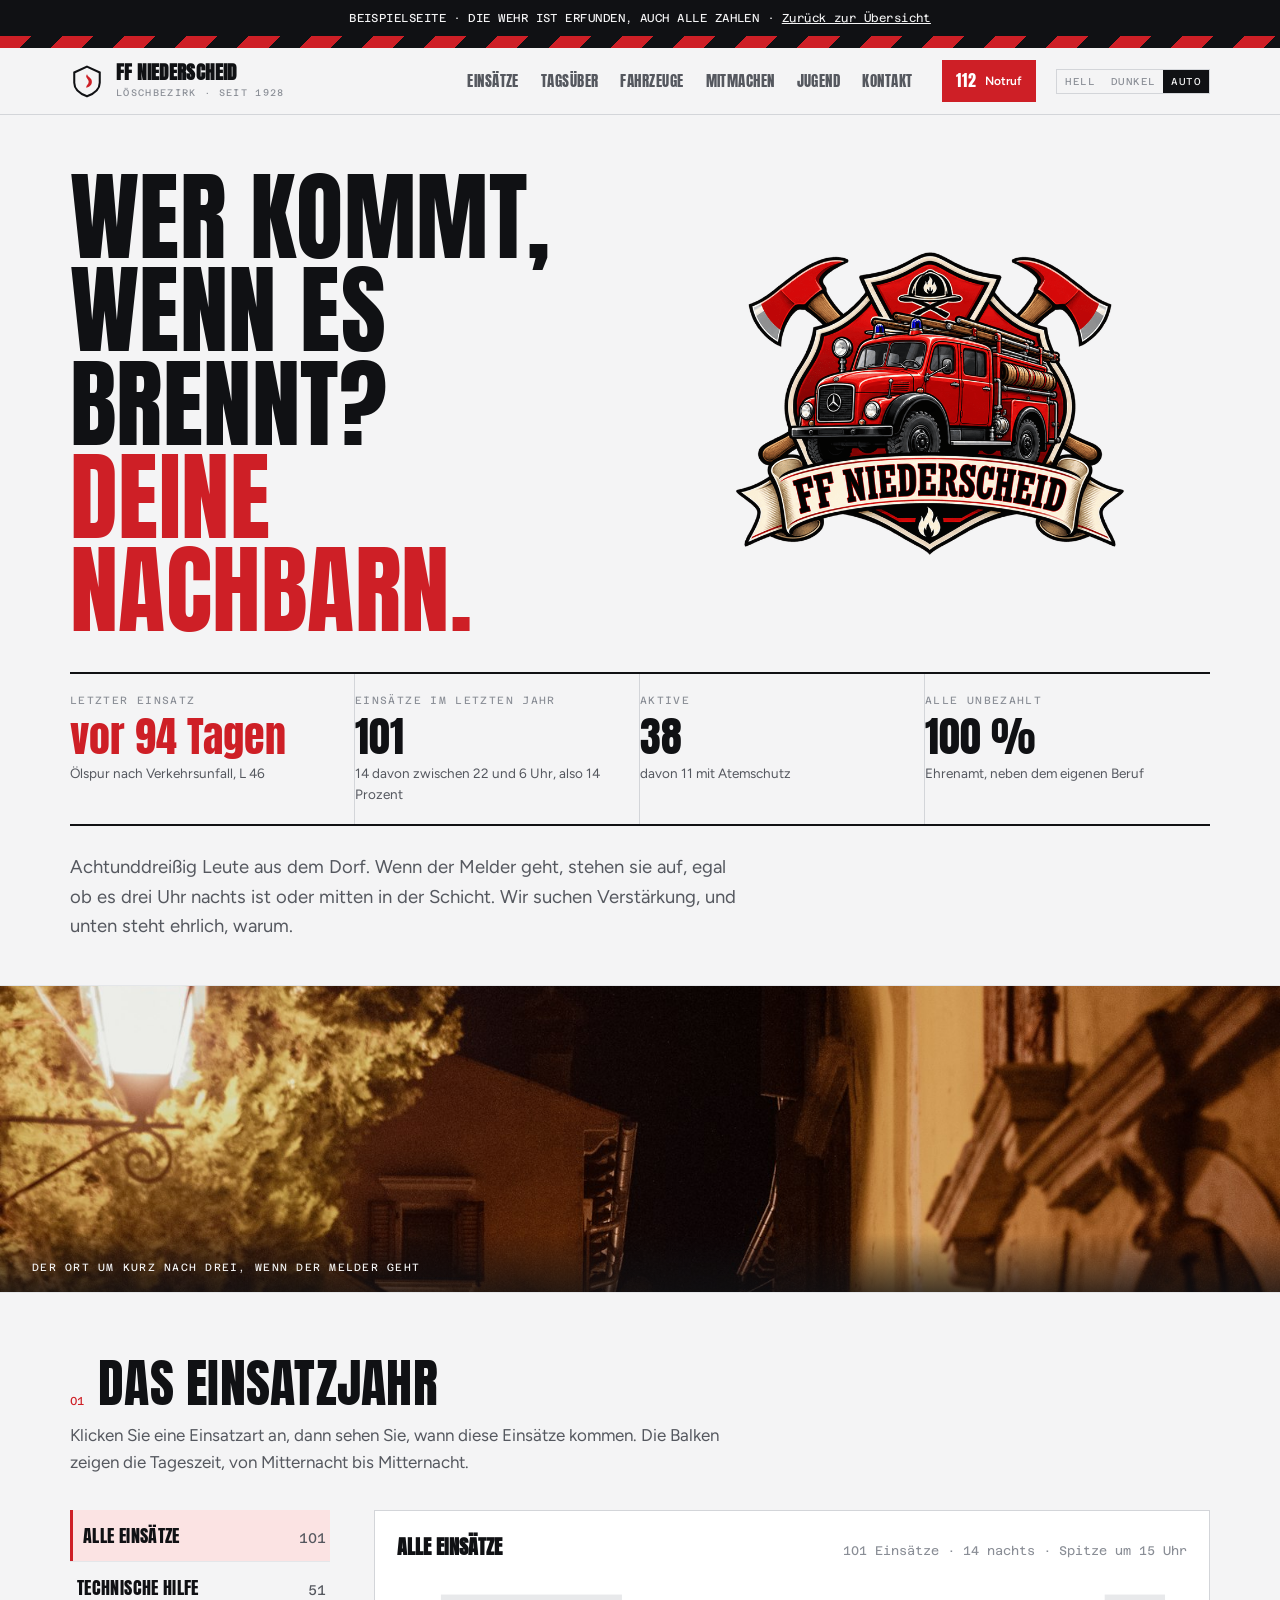
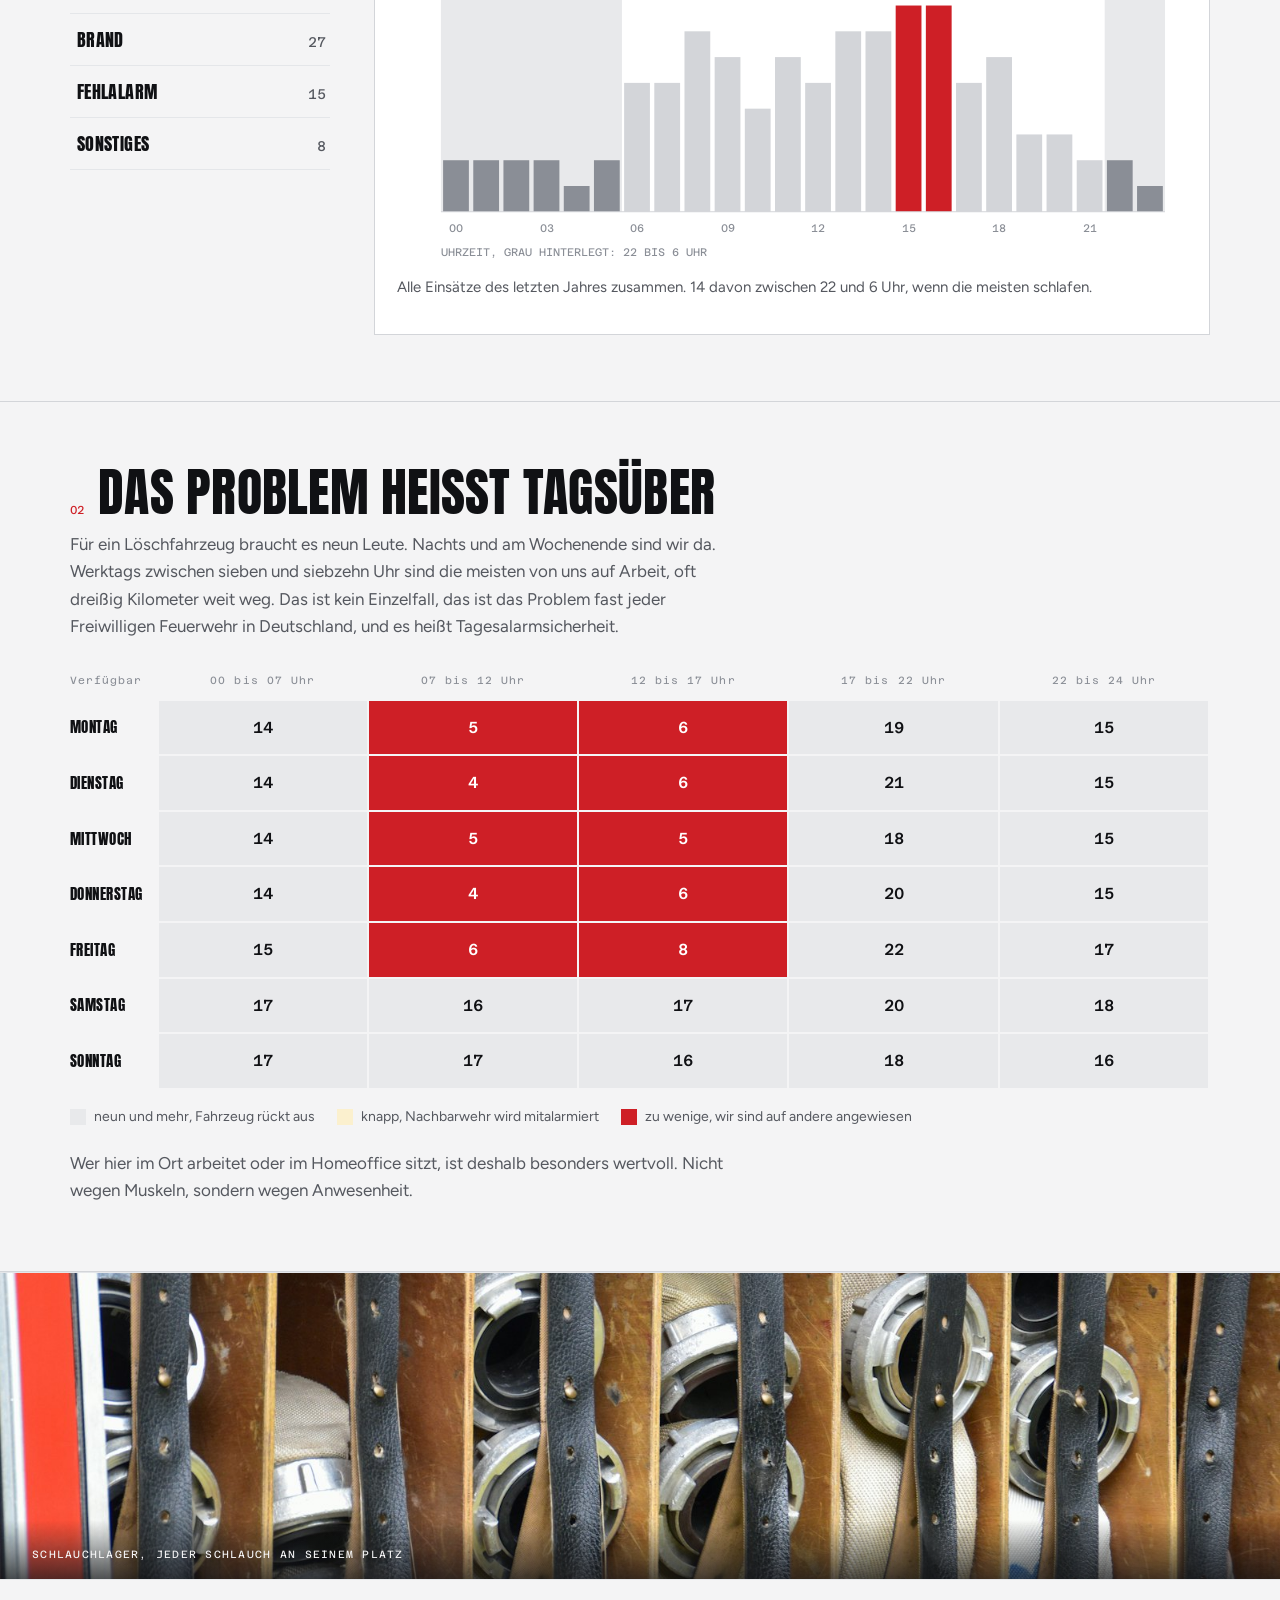
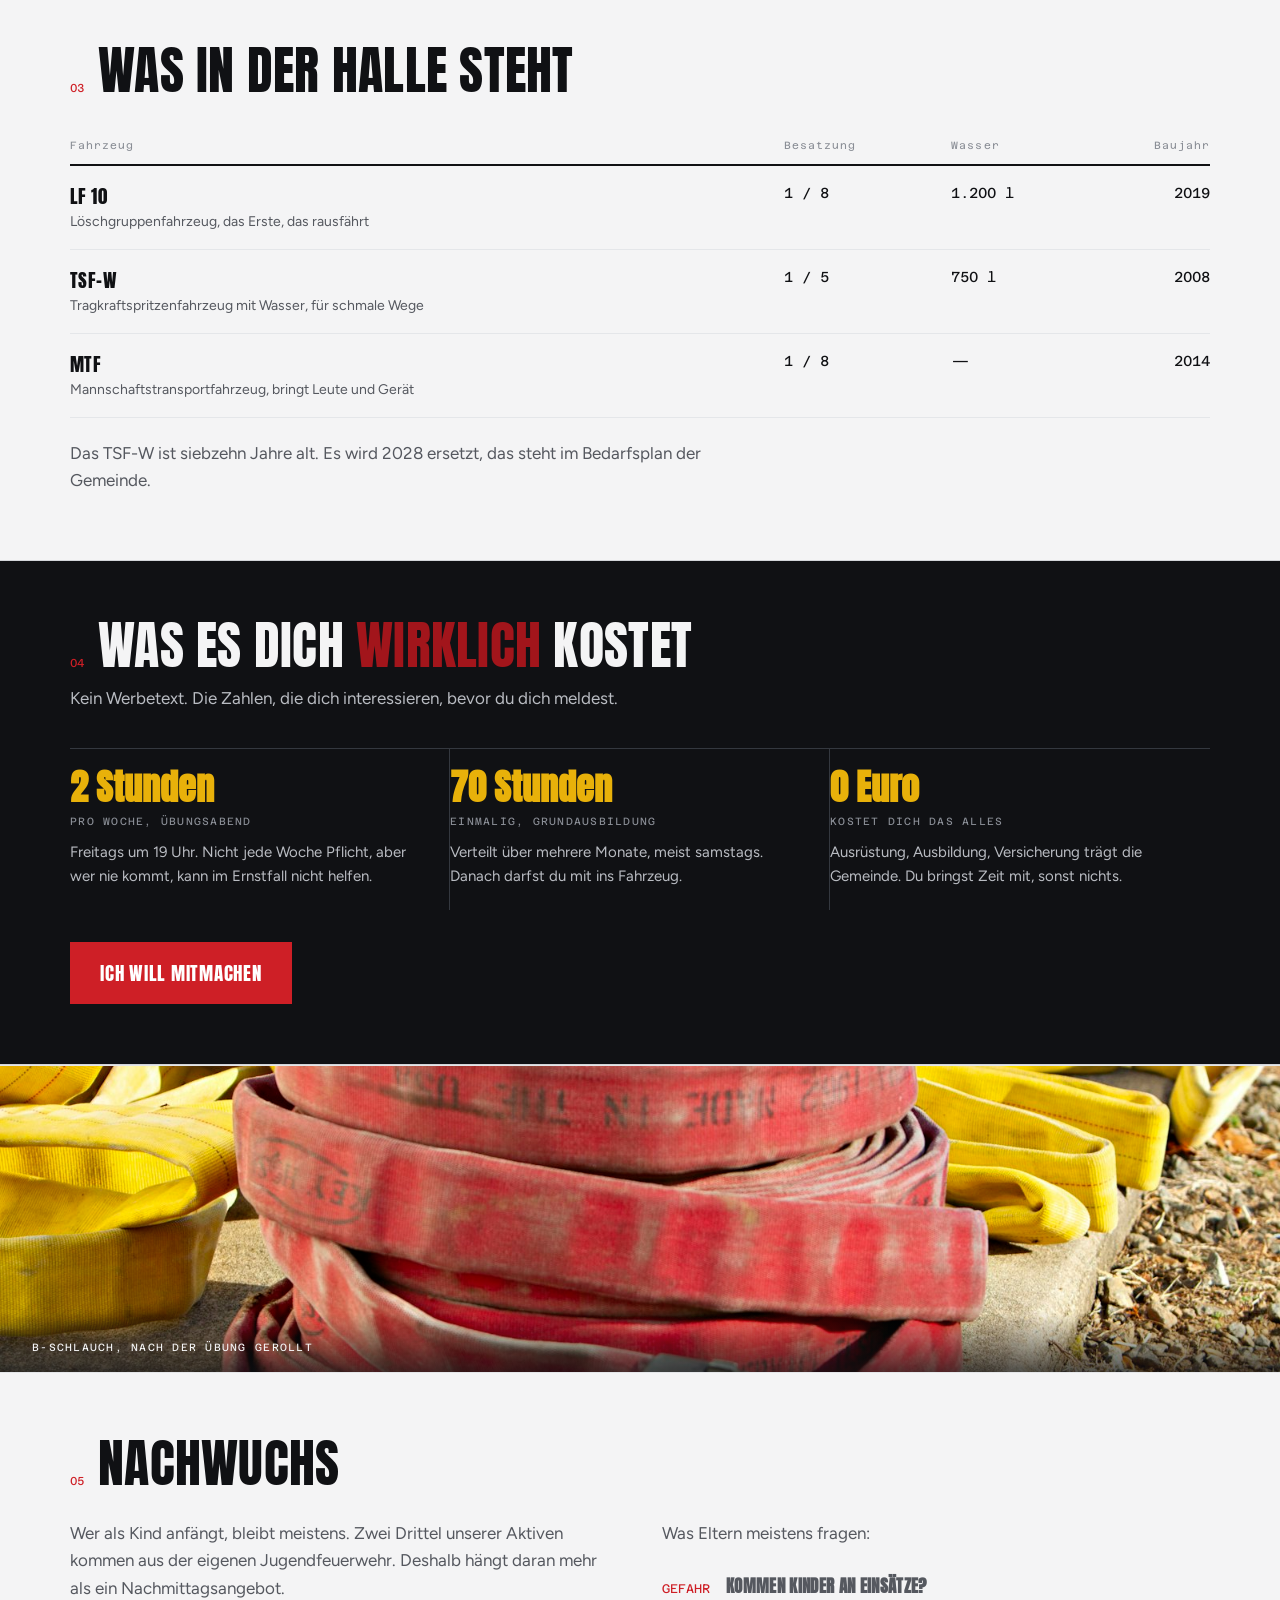
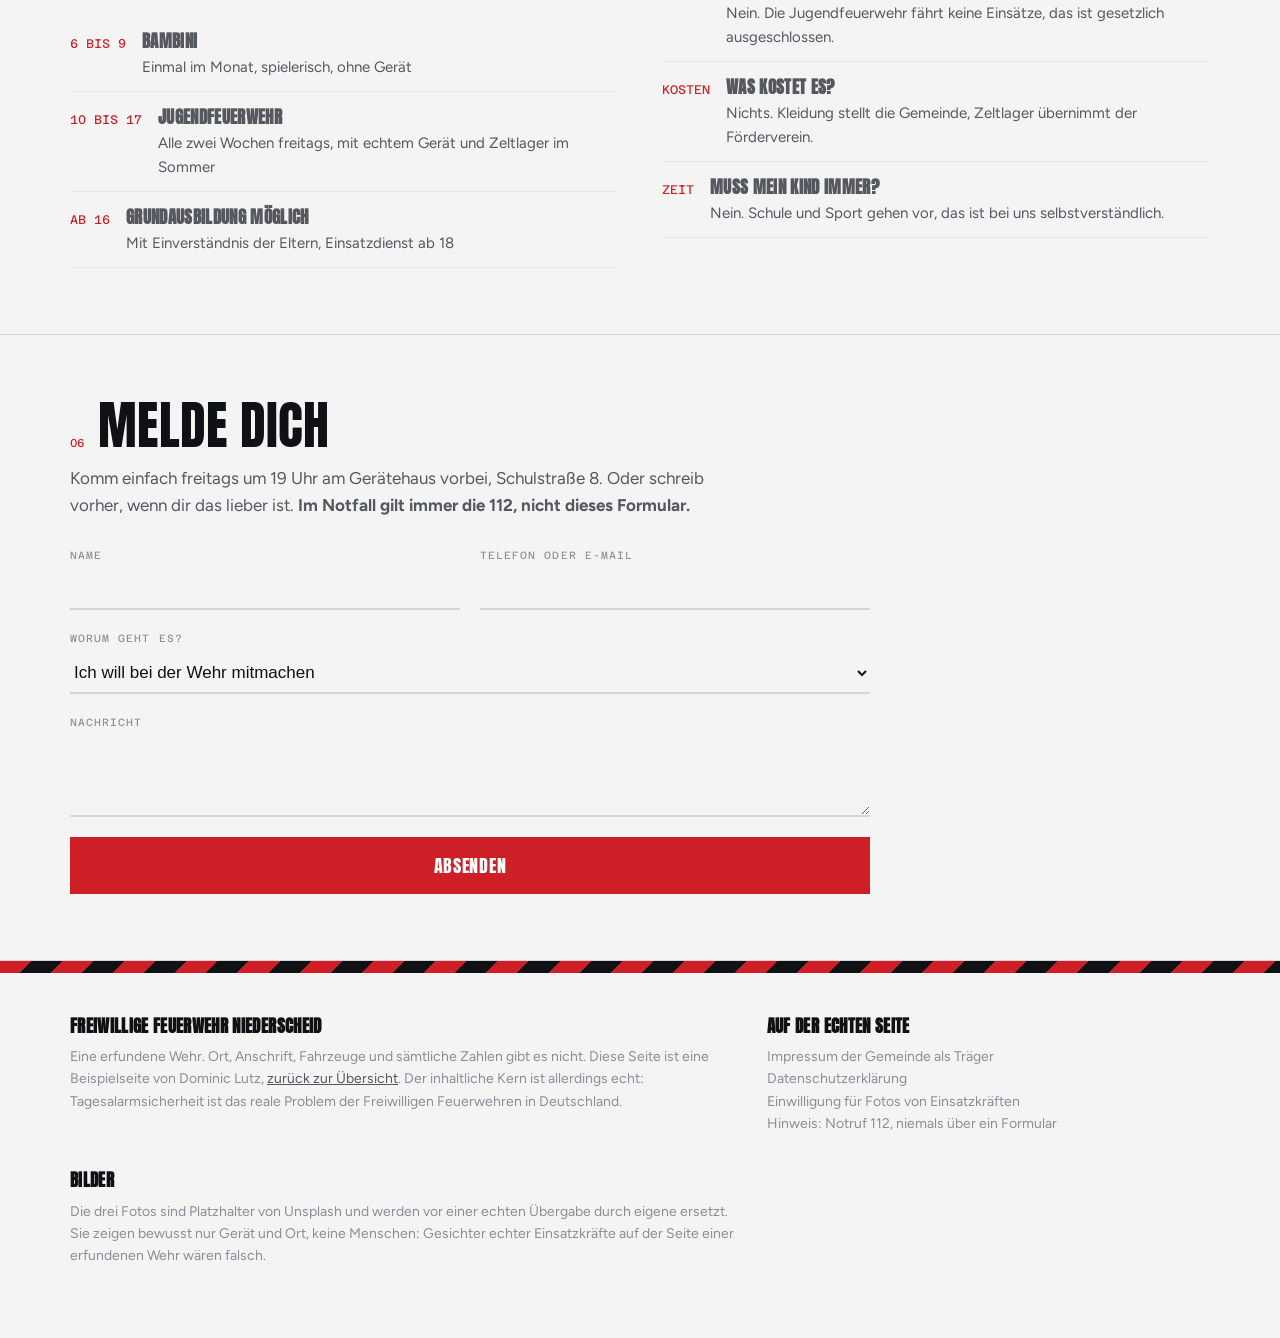
<file: beispiele/feuerwehr/index.html>
<!doctype html>
<html lang="de">
<head>
<meta charset="utf-8">
<meta name="viewport" content="width=device-width,initial-scale=1">
<title>Freiwillige Feuerwehr Niederscheid, Beispielseite von Dominic Lutz</title>
<meta name="description" content="Beispielseite für eine Freiwillige Feuerwehr: Einsatzjahr zum Anklicken, ehrliche Tagesalarmsicherheit, Fahrzeuge und Nachwuchs. Die Wehr ist erfunden.">
<!-- NICHT INDEXIEREN: Die Wehr ist erfunden, samt Ort, Anschrift und
     Zahlen. Ein Suchtreffer auf eine Feuerwehr, die es nicht gibt,
     waere im Ernstfall gefaehrlich, nicht nur irrefuehrend. Diese
     Zeile bleibt auch nach dem Umzug auf die eigene Domain stehen. -->
<meta name="robots" content="noindex,nofollow">
<meta name="theme-color" content="#0D0E10">
<link rel="preconnect" href="https://fonts.googleapis.com">
<link rel="preconnect" href="https://fonts.gstatic.com" crossorigin>
<link rel="stylesheet" href="https://fonts.googleapis.com/css2?family=Anton&family=Figtree:wght@400;500;600;700&family=Azeret+Mono:wght@400;500&display=swap">

<style>
/* ============================================================
   FREIWILLIGE FEUERWEHR NIEDERSCHEID, Beispielseite
   ------------------------------------------------------------
   LEITBILD: ein Lagebild, kein Aushang.

   VORGESCHICHTE: Der erste Anlauf fuer eine Vereinsseite war ein
   Musikverein und ist zu Recht durchgefallen. Dominics Befund: zu
   fein, zu statisch, sieht aus wie ein Dokument, falscher Betrieb.
   Ursache war ein Fehler in der Referenzarbeit: geprueft war, ob die
   STRUKTUR der Berliner Philharmoniker passt, nicht ob ihre HALTUNG zu
   einem Dorfverein passt.

   DESHALB HIER: eine Wehr kann gar nicht fein sein. Signalrot,
   Schwarz, schwere Schrift, Zahlen statt Prosa. Die Haltung ist im
   Gegenstand eingebaut.

   DER INHALTLICHE KERN ist recherchiert, nicht erfunden:
   Tagesalarmsicherheit ist das reale Problem der Freiwilligen
   Feuerwehren. Tagsueber sind die Leute auf Arbeit, die Mindeststaerke
   kommt nicht zusammen. Genau das zeigt die Seite offen, statt es zu
   verschweigen, und macht daraus den Grund, warum jemand mitmachen
   soll. Das ist die Vereinsgeschichte, die ohne Heldenfotos auskommt.
   Die drei Bilder auf der Seite zeigen Geraet und Halle, kein Personal:
   fuer eine erfundene Wehr waeren Gesichter echter Menschen falsch.

   ALLE ZAHLEN WERDEN GERECHNET, nicht behauptet: die Gesamtzahl der
   Einsaetze ist die Summe der Stundenwerte, die Nachtquote wird daraus
   abgeleitet. Wer eine Zahl im Text aendert, aendert sie ueberall.
   ============================================================ */

:root{
  --grund:#F4F4F5;
  --flaeche:#FFFFFF;
  --flaeche-2:#E8E9EB;
  --tinte:#101114;
  --gedaempft:#55585F;
  --schwach:#8A8E96;
  --linie:#D3D5D9;
  --linie-fein:#E4E6E9;
  --rot:#CE1F26;
  --rot-tief:#A2151B;
  --rot-weich:#FBE3E3;
  --gelb:#E8B10A;
  --gelb-weich:#FBF0CE;
  color-scheme:light;
}
@media (prefers-color-scheme:dark){
  :root:not([data-theme="light"]){
    --grund:#0D0E10;
    --flaeche:#16181B;
    --flaeche-2:#1E2126;
    --tinte:#F1F2F4;
    --gedaempft:#A0A5AD;
    --schwach:#6E747D;
    --linie:#282C32;
    --linie-fein:#1E2126;
    --rot:#F0403F;
    --rot-tief:#FF6A63;
    --rot-weich:#2D1113;
    --gelb:#F5C518;
    --gelb-weich:#2E2508;
    color-scheme:dark;
  }
}
:root[data-theme="dark"]{
  --grund:#0D0E10;
  --flaeche:#16181B;
  --flaeche-2:#1E2126;
  --tinte:#F1F2F4;
  --gedaempft:#A0A5AD;
  --schwach:#6E747D;
  --linie:#282C32;
  --linie-fein:#1E2126;
  --rot:#F0403F;
  --rot-tief:#FF6A63;
  --rot-weich:#2D1113;
  --gelb:#F5C518;
  --gelb-weich:#2E2508;
  color-scheme:dark;
}

*{box-sizing:border-box;}
html{scroll-behavior:smooth; -webkit-text-size-adjust:100%;}
body{
  margin:0; background:var(--grund); color:var(--tinte);
  font-family:"Figtree",-apple-system,"Segoe UI",sans-serif;
  font-size:17px; line-height:1.6; -webkit-font-smoothing:antialiased;
}
h1,h2,h3{font-family:"Anton",Impact,sans-serif; font-weight:400; margin:0; line-height:.96;
  text-transform:uppercase; letter-spacing:.005em; text-wrap:balance;}
p{margin:0;}
a{color:var(--rot);}
:focus-visible{outline:2px solid var(--rot); outline-offset:3px;}
button,input,textarea{font-family:inherit;}
@media (prefers-reduced-motion:reduce){html{scroll-behavior:auto;} *{animation:none!important; transition:none!important;}}

.zahl{font-family:"Azeret Mono",ui-monospace,monospace; font-variant-numeric:tabular-nums;}
.feld{max-width:1200px; margin:0 auto; padding:0 30px;}
@media (max-width:640px){.feld{padding:0 18px;}}

/* Warnbalken, das Ordnungsmittel dieser Seite */
.warnband{
  height:12px;
  background:repeating-linear-gradient(135deg, var(--rot) 0 22px, var(--tinte) 22px 44px);
}

.muster{
  background:var(--tinte); color:var(--grund);
  font-family:"Azeret Mono",monospace; font-size:11.5px; letter-spacing:.04em;
  padding:9px 16px; text-align:center;
}
.muster a{color:var(--grund);}

/* ---------- Kopf ---------- */
.kopf{position:sticky; top:0; z-index:50; background:var(--grund); border-bottom:1px solid var(--linie);}
.kopf-innen{max-width:1200px; margin:0 auto; padding:12px 30px; display:flex; align-items:center; gap:20px;}
@media (max-width:640px){.kopf-innen{padding:10px 18px; gap:12px;}}
.marke{display:flex; align-items:center; gap:12px; text-decoration:none; color:var(--tinte);}
.marke svg{width:34px; height:34px; flex-shrink:0;}
.marke b{font-family:"Anton",sans-serif; font-size:19px; text-transform:uppercase; letter-spacing:.02em; display:block; line-height:1;}
.marke small{font-family:"Azeret Mono",monospace; font-size:9.5px; letter-spacing:.14em; color:var(--schwach); display:block; margin-top:3px;}
.kopf nav{display:flex; gap:2px; margin-left:auto;}
.kopf nav a{
  font-family:"Anton",sans-serif; font-size:15px; text-transform:uppercase; letter-spacing:.03em;
  color:var(--gedaempft); text-decoration:none; padding:8px 10px;
}
.kopf nav a:hover{color:var(--tinte);}
@media (max-width:980px){.kopf nav{display:none;}}
.notruf{
  display:inline-flex; align-items:center; gap:9px; background:var(--rot); color:#fff;
  padding:8px 14px; text-decoration:none; font-family:"Anton",sans-serif; font-size:16px;
  letter-spacing:.04em; white-space:nowrap; margin-left:auto;
}
@media (min-width:981px){.notruf{margin-left:0;}}
.notruf span{font-family:"Figtree",sans-serif; font-weight:600; font-size:12px; letter-spacing:0;}
.themenwahl{display:inline-flex; border:1px solid var(--linie);}
.themenwahl button{
  border:0; background:transparent; color:var(--schwach); cursor:pointer;
  font-family:"Azeret Mono",monospace; font-size:10px; letter-spacing:.04em; padding:6px 8px;
}
.themenwahl button[aria-pressed="true"]{background:var(--tinte); color:var(--grund);}
@media (max-width:1120px){.themenwahl{display:none;}}

/* ---------- Aufmacher ---------- */
.aufmacher{padding:56px 0 44px;}
.aufmacher h1{font-size:clamp(46px,7.6vw,104px); max-width:15ch;}
.aufmacher h1 em{font-style:normal; color:var(--rot);}
.lage{
  display:flex; flex-wrap:wrap; gap:0; margin-top:34px;
  border-top:2px solid var(--tinte); border-bottom:2px solid var(--tinte);
}
.lage div{flex:1 1 190px; padding:18px 24px 18px 0; border-right:1px solid var(--linie);}
.lage div:last-child{border-right:0;}
.lage b{display:block; font-family:"Azeret Mono",monospace; font-size:10.5px; letter-spacing:.13em; color:var(--schwach); font-weight:400;}
.lage span{display:block; font-family:"Anton",sans-serif; font-size:clamp(28px,3.4vw,42px); line-height:1.05; margin-top:6px;}
.lage span.rot{color:var(--rot);}
.lage small{display:block; font-size:13.5px; color:var(--gedaempft); margin-top:4px;}
.aufmacher .dazu{margin-top:26px; max-width:56ch; font-size:18.5px; color:var(--gedaempft);}

/* ---------- Abschnitte ---------- */
section{padding:66px 0; border-bottom:1px solid var(--linie);}
.kapitel{display:flex; align-items:baseline; gap:14px; margin-bottom:10px;}
.kapitel .nr{font-family:"Azeret Mono",monospace; font-size:11.5px; color:var(--rot);}
h2{font-size:clamp(30px,4.4vw,52px);}
.vorsatz{color:var(--gedaempft); max-width:60ch; margin-top:12px; font-size:17px;}

/* ---------- Einsatzjahr ---------- */
.jahr{display:grid; grid-template-columns:minmax(0,260px) minmax(0,1fr); gap:44px; margin-top:34px; align-items:start;}
@media (max-width:900px){.jahr{grid-template-columns:1fr; gap:26px;}}
.arten{list-style:none; margin:0; padding:0;}
.arten li{border-bottom:1px solid var(--linie-fein);}
.arten button{
  width:100%; display:grid; grid-template-columns:1fr auto; gap:12px; align-items:baseline;
  background:none; border:0; cursor:pointer; padding:12px 4px; text-align:left; color:var(--tinte);
  border-left:3px solid transparent;
}
.arten button:hover{background:var(--flaeche-2);}
.arten button[aria-pressed="true"]{border-left-color:var(--rot); background:var(--rot-weich); padding-left:10px;}
.arten .was{font-family:"Anton",sans-serif; font-size:18px; text-transform:uppercase; letter-spacing:.02em;}
.arten .wieviel{font-family:"Azeret Mono",monospace; font-size:14px; color:var(--gedaempft);}
.uhr{background:var(--flaeche); border:1px solid var(--linie); padding:20px 22px 14px;}
.uhr svg{display:block; width:100%; height:auto;}
.uhr-kopf{display:flex; flex-wrap:wrap; justify-content:space-between; gap:10px; align-items:baseline; margin-bottom:14px;}
.uhr-kopf strong{font-family:"Anton",sans-serif; font-size:20px; text-transform:uppercase;}
.uhr-kopf span{font-family:"Azeret Mono",monospace; font-size:12.5px; color:var(--schwach);}
.balken{fill:var(--linie);}
.balken.nacht{fill:var(--schwach);}
.balken.an{fill:var(--rot);}
.achse{stroke:var(--linie); stroke-width:1;}
.achse-text{font-family:"Azeret Mono",monospace; font-size:10px; fill:var(--schwach);}
.uhr-fuss{margin-top:12px; font-size:15px; color:var(--gedaempft); min-height:3em;}

/* ---------- Tagesalarmsicherheit ---------- */
.woche{margin-top:32px; overflow-x:auto;}
.woche table{border-collapse:collapse; width:100%; min-width:620px;}
.woche th{
  font-family:"Azeret Mono",monospace; font-size:10.5px; letter-spacing:.1em; color:var(--schwach);
  font-weight:400; text-align:center; padding:0 0 10px;
}
.woche th:first-child{text-align:left;}
.woche td{padding:0; border:2px solid var(--grund);}
.woche td:first-child{
  font-family:"Anton",sans-serif; font-size:15px; text-transform:uppercase; letter-spacing:.03em;
  border:0; padding-right:14px; white-space:nowrap; width:1%;
}
.zelle{
  display:block; text-align:center; padding:14px 4px;
  font-family:"Azeret Mono",monospace; font-size:16px; font-weight:500;
}
.zelle.gut{background:var(--flaeche-2); color:var(--tinte);}
.zelle.knapp{background:var(--gelb-weich); color:var(--tinte);}
.zelle.fehlt{background:var(--rot); color:#fff;}
.legende{display:flex; flex-wrap:wrap; gap:8px 22px; margin-top:16px; font-size:14px; color:var(--gedaempft);}
.legende span{display:inline-flex; align-items:center; gap:8px;}
.legende i{width:16px; height:16px; display:block;}

/* ---------- Fahrzeuge ---------- */
.fahrzeuge{width:100%; border-collapse:collapse; margin-top:30px; font-size:16px;}
.fahrzeuge th{
  font-family:"Azeret Mono",monospace; font-size:10.5px; letter-spacing:.1em; color:var(--schwach);
  font-weight:400; text-align:left; padding:0 14px 10px 0; border-bottom:2px solid var(--tinte);
}
.fahrzeuge th:last-child, .fahrzeuge td:last-child{text-align:right; padding-right:0;}
.fahrzeuge td{padding:15px 14px 15px 0; border-bottom:1px solid var(--linie-fein); vertical-align:top;}
.fahrzeuge .kuerzel{font-family:"Anton",sans-serif; font-size:19px; text-transform:uppercase; letter-spacing:.02em;}
.fahrzeuge .lang{display:block; font-size:14px; color:var(--gedaempft); font-family:"Figtree",sans-serif;}
.fahrzeuge .wert{font-family:"Azeret Mono",monospace; font-size:14.5px;}

/* ---------- Mitmachen ---------- */
.mitmachen{background:var(--tinte); color:var(--grund); padding:0;}
.mitmachen .feld{padding-top:60px; padding-bottom:60px;}
.mitmachen h2{color:var(--grund);}
.mitmachen h2 em{font-style:normal; color:var(--rot-tief);}
.mitmachen .vorsatz{color:#B9BCC2;}
.aufwand{display:grid; grid-template-columns:repeat(3,1fr); gap:0; margin-top:36px; border-top:1px solid #34383F;}
@media (max-width:760px){.aufwand{grid-template-columns:1fr;}}
.aufwand div{padding:20px 24px 22px 0; border-right:1px solid #34383F;}
.aufwand div:last-child{border-right:0;}
.aufwand b{display:block; font-family:"Anton",sans-serif; font-size:clamp(26px,3vw,36px); color:var(--gelb); line-height:1;}
.aufwand span{display:block; font-family:"Azeret Mono",monospace; font-size:10.5px; letter-spacing:.12em; color:#8A8E96; margin-top:8px;}
.aufwand p{color:#B9BCC2; font-size:15px; margin-top:10px;}
.mitmachen .knopf{
  display:inline-block; margin-top:32px; background:var(--rot); color:#fff; text-decoration:none;
  padding:16px 30px; font-family:"Anton",sans-serif; font-size:19px; text-transform:uppercase; letter-spacing:.04em;
}
.mitmachen .knopf:hover{background:#fff; color:var(--tinte);}

/* ---------- Jugend ---------- */
.jugend{display:grid; grid-template-columns:1fr 1fr; gap:44px; margin-top:30px;}
@media (max-width:820px){.jugend{grid-template-columns:1fr; gap:26px;}}
.stufen{list-style:none; margin:14px 0 0; padding:0;}
.stufen li{display:grid; grid-template-columns:auto 1fr; gap:16px; padding:12px 0; border-bottom:1px solid var(--linie-fein); align-items:baseline;}
.stufen .alter{font-family:"Azeret Mono",monospace; font-size:12.5px; color:var(--rot); white-space:nowrap;}
.stufen b{font-family:"Anton",sans-serif; font-size:17px; text-transform:uppercase; letter-spacing:.02em; display:block;}
.stufen span{font-size:15px; color:var(--gedaempft);}

/* ---------- Kontakt ---------- */
.formular{display:grid; grid-template-columns:1fr 1fr; gap:20px; margin-top:28px; max-width:800px;}
/* Ohne min-width:0 waechst eine Rasterspalte auf die Mindestbreite ihres
   Inhalts. Bei 320 px liefen die Eingabefelder deshalb 62 px ueber. */
.formular > *{min-width:0;}
.eingabe input, .eingabe select, .eingabe textarea{max-width:100%;}
@media (max-width:640px){.formular{grid-template-columns:1fr;}}
.eingabe{display:flex; flex-direction:column; gap:6px;}
.eingabe.voll{grid-column:1/-1;}
.eingabe label{font-family:"Azeret Mono",monospace; font-size:10.5px; letter-spacing:.1em; color:var(--schwach); text-transform:uppercase;}
.eingabe input,.eingabe textarea,.eingabe select{
  background:transparent; border:0; border-bottom:2px solid var(--linie);
  padding:9px 0; font-size:17px; color:var(--tinte); border-radius:0;
}
.eingabe input:focus,.eingabe textarea:focus,.eingabe select:focus{outline:none; border-bottom-color:var(--rot);}
.senden{
  justify-self:start; background:var(--rot); color:#fff; border:0; cursor:pointer;
  padding:15px 30px; font-family:"Anton",sans-serif; font-size:18px; text-transform:uppercase; letter-spacing:.04em;
}
.senden:hover{background:var(--rot-tief);}
.meldung{
  position:fixed; left:50%; bottom:22px; transform:translate(-50%,18px);
  background:var(--rot); color:#fff; padding:13px 22px;
  font-family:"Azeret Mono",monospace; font-size:12.5px; opacity:0; pointer-events:none;
  transition:opacity .25s, transform .25s; z-index:70; max-width:92vw; text-align:center;
}
.meldung.zeigen{opacity:1; transform:translate(-50%,0);}

footer{padding:40px 0 70px; color:var(--schwach); font-size:14px;}
footer .feld{display:grid; grid-template-columns:1.5fr 1fr; gap:32px;}
@media (max-width:760px){footer .feld{grid-template-columns:1fr;}}
footer b{display:block; font-family:"Anton",sans-serif; font-size:17px; text-transform:uppercase; color:var(--tinte); margin-bottom:6px; letter-spacing:.02em;}
footer ul{list-style:none; margin:6px 0 0; padding:0;}
footer a{color:var(--gedaempft);}

/* ---------- Fotobaender ----------
   Randlos und ohne Rahmen, damit sie sich vom warnband-Motiv der Seite
   absetzen. Nur neutrale Nahaufnahmen: Unsplash hat keine brauchbaren
   Bilder deutscher Feuerwehren, und ein amerikanisches Fahrzeug auf der
   Seite einer Freiwilligen Feuerwehr faellt sofort auf. */
.fotoband{position:relative; border-top:1px solid var(--linie-fein); border-bottom:1px solid var(--linie-fein);}
.fotoband img{display:block; width:100%; height:clamp(230px,34vh,400px); object-fit:cover;}
.fotoband figcaption{
  position:absolute; left:0; right:0; bottom:0; padding:26px 32px 16px;
  background:linear-gradient(180deg, transparent, rgba(16,17,20,.72));
  color:#F4F4F5; font-family:"Azeret Mono", ui-monospace, monospace;
  font-size:10.5px; letter-spacing:.12em; text-transform:uppercase;
}
@media (max-width:760px){ .fotoband figcaption{padding:20px 20px 12px;} }

/* ---------- Fahrzeug im Aufmacher ----------
   Die Ueberschrift braucht rund 770 px, die Inhaltsspalte ist 1200 px
   breit. Bleiben 460 px fuer das Fahrzeug. Darunter stapelt es.
   Das Bild steht auf transparentem Grund, damit es in beiden Modi
   auf dem Seitengrund sitzt und nicht in einem hellen Kasten klebt. */
.aufmacher-oben{display:grid; grid-template-columns:minmax(0,1fr) 560px; gap:40px; align-items:center;}
@media (max-width:1080px){ .aufmacher-oben{grid-template-columns:1fr; gap:26px;} }
/* Das Wappen steht auf durchsichtigem Grund, also ohne Rahmen und ohne
   Kasten direkt auf dem Seitengrund. Es traegt sich selbst und braucht
   keine Bildunterschrift: es ist kein Foto eines Fahrzeugs, sondern das
   Zeichen der Wehr. Das gezeichnete Schild in der Kopfleiste ist seine
   vereinfachte Fassung fuer kleine Groessen. */
.wappen{margin:0;}
.wappen img{display:block; width:100%; height:auto; max-width:560px; margin-inline:auto;}
/* Ab 1500 px steht rechts vom Inhalt ungenutzter Rand. Dort darf das
   Wappen hinein, statt die Ueberschrift zu quetschen: bei 600 px Spalte
   fiel sie von vier auf sechs Zeilen und wurde duenn. */
@media (min-width:1500px){
  /* width:100% bindet das Bild an die Spalte, max-width hebt es nicht
     darueber hinaus. Also feste Breite und der Ueberhang als negativer
     Rand nach rechts. */
  .wappen{overflow:visible;}
  .wappen img{width:700px; max-width:none; margin-right:-140px; margin-left:auto;}
}
@media (max-width:1080px){ .wappen img{max-width:460px;} }

/* Sieben Tage mal fuenf Bloecke brauchen 620 px. Am Handy passt das
   nicht, also rollt die Tabelle in ihrer eigenen Huelle, statt die
   ganze Seite mitzureissen. Vorher lief sie 40 px ueber. */
.tabelle-huelle{overflow-x:auto; -webkit-overflow-scrolling:touch;}
@media (max-width:900px){ .tabelle-huelle table{min-width:620px;} }
@media (max-width:640px){ .tabelle-huelle .fahrzeuge{min-width:560px;} }
</style>
</head>
<body>

<div class="muster">BEISPIELSEITE &middot; DIE WEHR IST ERFUNDEN, AUCH ALLE ZAHLEN &middot; <a href="/">Zurück zur Übersicht</a></div>
<div class="warnband" aria-hidden="true"></div>

<header class="kopf">
  <div class="kopf-innen">
    <a href="#oben" class="marke">
      <svg viewBox="0 0 40 40" aria-hidden="true">
        <path d="M20 3 L35 10 V22 C35 30 28 35 20 38 C12 35 5 30 5 22 V10 Z" fill="none" stroke="currentColor" stroke-width="2.4"/>
        <path d="M20 12 C17 16 22 17 22 21 C22 24 19 25 19 28 C25 27 27 22 25 18 C24 16 21 15 20 12 Z" fill="var(--rot)"/>
      </svg>
      <span><b>FF Niederscheid</b><small>LÖSCHBEZIRK &middot; SEIT 1928</small></span>
    </a>
    <nav>
      <a href="#einsaetze">Einsätze</a>
      <a href="#tagsueber">Tagsüber</a>
      <a href="#fahrzeuge">Fahrzeuge</a>
      <a href="#mitmachen">Mitmachen</a>
      <a href="#jugend">Jugend</a>
      <a href="#kontakt">Kontakt</a>
    </nav>
    <a class="notruf" href="tel:112">112 <span>Notruf</span></a>
    <div class="themenwahl" role="group" aria-label="Darstellung">
      <button type="button" data-thema="light" aria-pressed="false">HELL</button>
      <button type="button" data-thema="dark" aria-pressed="false">DUNKEL</button>
      <button type="button" data-thema="system" aria-pressed="true">AUTO</button>
    </div>
  </div>
</header>

<main id="oben">

<div class="aufmacher">
  <div class="feld">
    <div class="aufmacher-oben">
      <h1>Wer kommt, wenn es brennt?<br><em>Deine Nachbarn.</em></h1>
      <div class="wappen">
        <img src="bilder/wappen.png"
             alt="Wappen der Freiwilligen Feuerwehr Niederscheid: ein Löschfahrzeug vor einem Schild, dahinter gekreuzte Äxte, darunter ein Spruchband mit dem Namen der Wehr"
             width="1000" height="563" fetchpriority="high">
      </div>
    </div>
    <div class="lage">
      <div>
        <b>LETZTER EINSATZ</b>
        <span class="rot zahl" id="letzter">vor 3 Tagen</span>
        <small id="letzterWas">Ölspur nach Verkehrsunfall, L 46</small>
      </div>
      <div>
        <b>EINSÄTZE IM LETZTEN JAHR</b>
        <span class="zahl" id="gesamt">0</span>
        <small id="nachtanteil">wird gerechnet</small>
      </div>
      <div>
        <b>AKTIVE</b>
        <span class="zahl">38</span>
        <small>davon 11 mit Atemschutz</small>
      </div>
      <div>
        <b>ALLE UNBEZAHLT</b>
        <span class="zahl">100 %</span>
        <small>Ehrenamt, neben dem eigenen Beruf</small>
      </div>
    </div>
    <p class="dazu">Achtunddreißig Leute aus dem Dorf. Wenn der Melder geht, stehen sie auf, egal ob es drei Uhr nachts ist oder mitten in der Schicht. Wir suchen Verstärkung, und unten steht ehrlich, warum.</p>
  </div>
</div>

<figure class="fotoband" style="margin:0">
  <img src="bilder/f_nacht.jpg" alt="Schmale Dorfgasse bei Nacht, eine Laterne brennt, alle Fensterläden zu" loading="lazy" width="1600" height="1067">
  <figcaption>Der Ort um kurz nach drei, wenn der Melder geht</figcaption>
</figure>

<section id="einsaetze">
  <div class="feld">
    <div class="kapitel"><span class="nr">01</span><h2>Das Einsatzjahr</h2></div>
    <p class="vorsatz">Klicken Sie eine Einsatzart an, dann sehen Sie, wann diese Einsätze kommen. Die Balken zeigen die Tageszeit, von Mitternacht bis Mitternacht.</p>
    <div class="jahr">
      <ul class="arten" id="arten"></ul>
      <div class="uhr">
        <div class="uhr-kopf">
          <strong id="uhrTitel">Alle Einsätze</strong>
          <span id="uhrZahl"></span>
        </div>
        <svg id="uhrBild" viewBox="0 0 720 260" role="img" aria-label="Verteilung der Einsätze über die 24 Stunden des Tages"></svg>
        <p class="uhr-fuss" id="uhrFuss"></p>
      </div>
    </div>
  </div>
</section>

<section id="tagsueber">
  <div class="feld">
    <div class="kapitel"><span class="nr">02</span><h2>Das Problem heißt tagsüber</h2></div>
    <p class="vorsatz">Für ein Löschfahrzeug braucht es neun Leute. Nachts und am Wochenende sind wir da. Werktags zwischen sieben und siebzehn Uhr sind die meisten von uns auf Arbeit, oft dreißig Kilometer weit weg. Das ist kein Einzelfall, das ist das Problem fast jeder Freiwilligen Feuerwehr in Deutschland, und es heißt Tagesalarmsicherheit.</p>
    <div class="woche">
      <div class="tabelle-huelle"><table id="wochentabelle">
        <thead><tr><th>Verfügbar</th></tr></thead>
        <tbody></tbody>
      </table></div>
    </div>
    <div class="legende">
      <span><i style="background:var(--flaeche-2)"></i>neun und mehr, Fahrzeug rückt aus</span>
      <span><i style="background:var(--gelb-weich)"></i>knapp, Nachbarwehr wird mitalarmiert</span>
      <span><i style="background:var(--rot)"></i>zu wenige, wir sind auf andere angewiesen</span>
    </div>
    <p class="vorsatz" style="margin-top:22px">Wer hier im Ort arbeitet oder im Homeoffice sitzt, ist deshalb besonders wertvoll. Nicht wegen Muskeln, sondern wegen Anwesenheit.</p>
  </div>
</section>

<figure class="fotoband" style="margin:0">
  <img src="bilder/f_fach.jpg" alt="Gerollte Feuerwehrschläuche in Holzfächern mit Lederriemen" loading="lazy" width="1600" height="1067">
  <figcaption>Schlauchlager, jeder Schlauch an seinem Platz</figcaption>
</figure>

<section id="fahrzeuge">
  <div class="feld">
    <div class="kapitel"><span class="nr">03</span><h2>Was in der Halle steht</h2></div>
    <div class="tabelle-huelle"><table class="fahrzeuge">
      <thead><tr><th>Fahrzeug</th><th>Besatzung</th><th>Wasser</th><th>Baujahr</th></tr></thead>
      <tbody>
        <tr>
          <td><span class="kuerzel">LF 10</span><span class="lang">Löschgruppenfahrzeug, das Erste, das rausfährt</span></td>
          <td class="wert">1 / 8</td><td class="wert">1.200 l</td><td class="wert">2019</td>
        </tr>
        <tr>
          <td><span class="kuerzel">TSF-W</span><span class="lang">Tragkraftspritzenfahrzeug mit Wasser, für schmale Wege</span></td>
          <td class="wert">1 / 5</td><td class="wert">750 l</td><td class="wert">2008</td>
        </tr>
        <tr>
          <td><span class="kuerzel">MTF</span><span class="lang">Mannschaftstransportfahrzeug, bringt Leute und Gerät</span></td>
          <td class="wert">1 / 8</td><td class="wert">&mdash;</td><td class="wert">2014</td>
        </tr>
      </tbody>
    </table></div>
    <p class="vorsatz" style="margin-top:22px">Das TSF-W ist siebzehn Jahre alt. Es wird 2028 ersetzt, das steht im Bedarfsplan der Gemeinde.</p>
  </div>
</section>

<section class="mitmachen" id="mitmachen">
  <div class="feld">
    <div class="kapitel"><span class="nr">04</span><h2>Was es dich <em>wirklich</em> kostet</h2></div>
    <p class="vorsatz">Kein Werbetext. Die Zahlen, die dich interessieren, bevor du dich meldest.</p>
    <div class="aufwand">
      <div>
        <b>2 Stunden</b>
        <span>PRO WOCHE, ÜBUNGSABEND</span>
        <p>Freitags um 19 Uhr. Nicht jede Woche Pflicht, aber wer nie kommt, kann im Ernstfall nicht helfen.</p>
      </div>
      <div>
        <b>70 Stunden</b>
        <span>EINMALIG, GRUNDAUSBILDUNG</span>
        <p>Verteilt über mehrere Monate, meist samstags. Danach darfst du mit ins Fahrzeug.</p>
      </div>
      <div>
        <b>0 Euro</b>
        <span>KOSTET DICH DAS ALLES</span>
        <p>Ausrüstung, Ausbildung, Versicherung trägt die Gemeinde. Du bringst Zeit mit, sonst nichts.</p>
      </div>
    </div>
    <a class="knopf" href="#kontakt">Ich will mitmachen</a>
  </div>
</section>

<figure class="fotoband" style="margin:0">
  <img src="bilder/f_schlaeuche.jpg" alt="Gerollter roter Feuerwehrschlauch mit Kupplungen" loading="lazy" width="1600" height="1067">
  <figcaption>B-Schlauch, nach der Übung gerollt</figcaption>
</figure>

<section id="jugend">
  <div class="feld">
    <div class="kapitel"><span class="nr">05</span><h2>Nachwuchs</h2></div>
    <div class="jugend">
      <div>
        <p class="vorsatz" style="margin-top:0">Wer als Kind anfängt, bleibt meistens. Zwei Drittel unserer Aktiven kommen aus der eigenen Jugendfeuerwehr. Deshalb hängt daran mehr als ein Nachmittagsangebot.</p>
        <ul class="stufen">
          <li><span class="alter">6 BIS 9</span><span><b>Bambini</b><span>Einmal im Monat, spielerisch, ohne Gerät</span></span></li>
          <li><span class="alter">10 BIS 17</span><span><b>Jugendfeuerwehr</b><span>Alle zwei Wochen freitags, mit echtem Gerät und Zeltlager im Sommer</span></span></li>
          <li><span class="alter">AB 16</span><span><b>Grundausbildung möglich</b><span>Mit Einverständnis der Eltern, Einsatzdienst ab 18</span></span></li>
        </ul>
      </div>
      <div>
        <p class="vorsatz" style="margin-top:0">Was Eltern meistens fragen:</p>
        <ul class="stufen">
          <li><span class="alter">GEFAHR</span><span><b>Kommen Kinder an Einsätze?</b><span>Nein. Die Jugendfeuerwehr fährt keine Einsätze, das ist gesetzlich ausgeschlossen.</span></span></li>
          <li><span class="alter">KOSTEN</span><span><b>Was kostet es?</b><span>Nichts. Kleidung stellt die Gemeinde, Zeltlager übernimmt der Förderverein.</span></span></li>
          <li><span class="alter">ZEIT</span><span><b>Muss mein Kind immer?</b><span>Nein. Schule und Sport gehen vor, das ist bei uns selbstverständlich.</span></span></li>
        </ul>
      </div>
    </div>
  </div>
</section>

<section id="kontakt">
  <div class="feld">
    <div class="kapitel"><span class="nr">06</span><h2>Melde dich</h2></div>
    <p class="vorsatz">Komm einfach freitags um 19 Uhr am Gerätehaus vorbei, Schulstraße 8. Oder schreib vorher, wenn dir das lieber ist. <strong>Im Notfall gilt immer die 112, nicht dieses Formular.</strong></p>
    <form class="formular" id="anfrage" novalidate>
      <div class="eingabe"><label for="f-name">Name</label><input id="f-name" type="text" autocomplete="name"></div>
      <div class="eingabe"><label for="f-kontakt">Telefon oder E-Mail</label><input id="f-kontakt" type="text"></div>
      <div class="eingabe voll"><label for="f-worum">Worum geht es?</label>
        <select id="f-worum">
          <option>Ich will bei der Wehr mitmachen</option>
          <option>Mein Kind für die Jugendfeuerwehr anmelden</option>
          <option>Fördermitglied werden</option>
          <option>Brandschutzberatung für mein Haus</option>
          <option>Etwas anderes</option>
        </select>
      </div>
      <div class="eingabe voll"><label for="f-text">Nachricht</label><textarea id="f-text" rows="3"></textarea></div>
      <div class="eingabe voll"><button type="submit" class="senden">Absenden</button></div>
    </form>
  </div>
</section>

</main>

<div class="warnband" aria-hidden="true"></div>
<footer>
  <div class="feld">
    <div>
      <b>Freiwillige Feuerwehr Niederscheid</b>
      Eine erfundene Wehr. Ort, Anschrift, Fahrzeuge und sämtliche Zahlen gibt es nicht.
      Diese Seite ist eine Beispielseite von Dominic Lutz, <a href="/">zurück zur Übersicht</a>.
      Der inhaltliche Kern ist allerdings echt: Tagesalarmsicherheit ist das reale Problem
      der Freiwilligen Feuerwehren in Deutschland.
    </div>
    <div>
      <b>Auf der echten Seite</b>
      <ul>
        <li>Impressum der Gemeinde als Träger</li>
        <li>Datenschutzerklärung</li>
        <li>Einwilligung für Fotos von Einsatzkräften</li>
        <li>Hinweis: Notruf 112, niemals über ein Formular</li>
      </ul>
    </div>
    <div>
      <b>Bilder</b>
      Die drei Fotos sind Platzhalter von Unsplash und werden vor einer echten Übergabe
      durch eigene ersetzt. Sie zeigen bewusst nur Gerät und Ort, keine Menschen: Gesichter
      echter Einsatzkräfte auf der Seite einer erfundenen Wehr wären falsch.
    </div>
  </div>
</footer>

<div class="meldung" id="meldung" role="status"></div>

<script>
(function(){
  /* ---------- Darstellung ---------- */
  var wurzel = document.documentElement, gemerkt = null;
  try { gemerkt = localStorage.getItem('ff-thema'); } catch(e){}
  if (gemerkt === 'light' || gemerkt === 'dark') wurzel.setAttribute('data-theme', gemerkt);
  function gedrueckt(w){
    document.querySelectorAll('[data-thema]').forEach(function(b){
      b.setAttribute('aria-pressed', b.getAttribute('data-thema') === w ? 'true' : 'false');
    });
  }
  gedrueckt(gemerkt || 'system');
  document.querySelectorAll('[data-thema]').forEach(function(b){
    b.addEventListener('click', function(){
      var w = b.getAttribute('data-thema');
      if (w === 'system') wurzel.removeAttribute('data-theme'); else wurzel.setAttribute('data-theme', w);
      try { localStorage.setItem('ff-thema', w); } catch(e){}
      gedrueckt(w); zeichneUhr();
    });
  });

  var meldung = document.getElementById('meldung');
  document.getElementById('anfrage').addEventListener('submit', function(e){
    e.preventDefault();
    meldung.textContent = 'Beispielseite: hier ginge die Nachricht jetzt an den Wehrführer.';
    meldung.classList.add('zeigen');
    setTimeout(function(){ meldung.classList.remove('zeigen'); }, 3400);
  });

  /* ============================================================
     DAS EINSATZJAHR
     Jede Einsatzart hat ihre eigene Tagesverteilung. Alle sichtbaren
     Zahlen werden aus diesen Reihen GERECHNET, nicht danebengeschrieben:
     Gesamtzahl, Nachtanteil, die Zahl je Art. Wer eine Reihe aendert,
     aendert damit auch den Text.
     ============================================================ */
  var ARTEN = [
    { id:'hilfe', name:'Technische Hilfe', farbe:true,
      // 24 Werte, ein Wert je Stunde ab Mitternacht
      stunden:[1,0,1,0,1,1,2,3,4,3,3,2,3,3,4,5,4,3,2,2,1,1,1,1],
      text:'Verkehrsunfälle, Ölspuren, umgestürzte Bäume, Wasser im Keller. Die häufigste Art, und sie folgt dem Berufsverkehr.' },
    { id:'brand', name:'Brand', farbe:true,
      stunden:[1,1,0,1,0,0,1,1,1,1,1,2,1,2,2,2,2,2,2,1,1,1,1,0],
      text:'Vom Kaminbrand bis zum Flächenbrand im Sommer. Verteilt sich über den ganzen Tag, mit einer Spitze am Nachmittag.' },
    { id:'fehl', name:'Fehlalarm', farbe:true,
      stunden:[0,1,1,1,0,1,1,1,1,1,0,1,1,1,0,1,1,0,1,0,1,0,0,0],
      text:'Meistens Brandmeldeanlagen. Wir fahren trotzdem jedes Mal komplett aus, weil man vorher nicht weiß, ob es einer ist.' },
    { id:'sonst', name:'Sonstiges', farbe:true,
      stunden:[0,0,0,0,0,0,1,0,1,1,0,1,0,1,1,0,1,0,1,0,0,0,0,0],
      text:'Tierrettung, Türöffnung für den Rettungsdienst, Absicherungen bei Veranstaltungen.' }
  ];
  function summe(a){ return a.reduce(function(x,y){ return x+y; }, 0); }
  ARTEN.forEach(function(a){ a.anzahl = summe(a.stunden); });
  var ALLE = ARTEN[0].stunden.map(function(_, i){
    return ARTEN.reduce(function(s, a){ return s + a.stunden[i]; }, 0);
  });
  var GESAMT = summe(ALLE);
  var NACHT = ALLE.slice(22).concat(ALLE.slice(0,6));   // 22 bis 6 Uhr
  var NACHTZAHL = summe(NACHT);

  document.getElementById('gesamt').textContent = GESAMT;
  document.getElementById('nachtanteil').textContent =
    NACHTZAHL + ' davon zwischen 22 und 6 Uhr, also ' + Math.round(NACHTZAHL / GESAMT * 100) + ' Prozent';

  var liste = document.getElementById('arten');
  var alleZeile = document.createElement('li');
  alleZeile.innerHTML = '<button type="button" data-art="alle" aria-pressed="true">' +
    '<span class="was">Alle Einsätze</span><span class="wieviel">' + GESAMT + '</span></button>';
  liste.appendChild(alleZeile);
  ARTEN.forEach(function(a){
    var li = document.createElement('li');
    li.innerHTML = '<button type="button" data-art="' + a.id + '" aria-pressed="false">' +
      '<span class="was">' + a.name + '</span><span class="wieviel">' + a.anzahl + '</span></button>';
    liste.appendChild(li);
  });

  var RAUM = 'http://www.w3.org/2000/svg';
  var bild = document.getElementById('uhrBild');
  var aktuell = 'alle';

  function el(name, w){
    var k = document.createElementNS(RAUM, name);
    for (var s in w) k.setAttribute(s, w[s]);
    return k;
  }
  function reihe(){
    if (aktuell === 'alle') return ALLE;
    return ARTEN.filter(function(a){ return a.id === aktuell; })[0].stunden;
  }

  function zeichneUhr(){
    var werte = reihe();
    var hoch = Math.max.apply(null, werte) || 1;
    while (bild.firstChild) bild.removeChild(bild.firstChild);
    var L = 40, R = 700, U = 214, O = 16;
    var breite = (R - L) / 24;

    // Nachtband hinterlegen, damit man sieht, wovon die Rede ist
    bild.appendChild(el('rect', {x:L, y:O, width:breite*6, height:U-O, fill:'var(--flaeche-2)'}));
    bild.appendChild(el('rect', {x:L + breite*22, y:O, width:breite*2, height:U-O, fill:'var(--flaeche-2)'}));

    werte.forEach(function(v, i){
      var h = v / hoch * (U - O - 10);
      var x = L + i*breite + 2;
      var nacht = (i >= 22 || i < 6);
      bild.appendChild(el('rect', {
        class:'balken' + (nacht ? ' nacht' : '') + (v === hoch ? ' an' : ''),
        x:x.toFixed(1), y:(U - h).toFixed(1), width:(breite - 4).toFixed(1), height:Math.max(1, h).toFixed(1)
      }));
      if (i % 3 === 0){
        var t = el('text', {class:'achse-text', x:(x + (breite-4)/2).toFixed(1), y:U + 18, 'text-anchor':'middle'});
        t.textContent = (i < 10 ? '0' : '') + i;
        bild.appendChild(t);
      }
    });
    bild.appendChild(el('line', {class:'achse', x1:L, y1:U, x2:R, y2:U}));
    var b = el('text', {class:'achse-text', x:L, y:U + 40});
    b.textContent = 'UHRZEIT, GRAU HINTERLEGT: 22 BIS 6 UHR';
    bild.appendChild(b);
  }

  function zeigeArt(id){
    aktuell = id;
    liste.querySelectorAll('button').forEach(function(b){
      b.setAttribute('aria-pressed', b.getAttribute('data-art') === id ? 'true' : 'false');
    });
    var werte = reihe(), n = summe(werte);
    var nacht = summe(werte.slice(22).concat(werte.slice(0,6)));
    var spitze = werte.indexOf(Math.max.apply(null, werte));
    var a = ARTEN.filter(function(x){ return x.id === id; })[0];
    document.getElementById('uhrTitel').textContent = a ? a.name : 'Alle Einsätze';
    document.getElementById('uhrZahl').textContent =
      n + ' Einsätze · ' + nacht + ' nachts · Spitze um ' + (spitze < 10 ? '0' : '') + spitze + ' Uhr';
    document.getElementById('uhrFuss').textContent = a ? a.text :
      'Alle Einsätze des letzten Jahres zusammen. ' + nacht + ' davon zwischen 22 und 6 Uhr, wenn die meisten schlafen.';
    zeichneUhr();
  }
  liste.addEventListener('click', function(e){
    var b = e.target.closest('button');
    if (b) zeigeArt(b.getAttribute('data-art'));
  });
  zeigeArt('alle');

  /* ============================================================
     TAGESALARMSICHERHEIT
     Neun Leute braucht ein Loeschfahrzeug. Die Tabelle zeigt, wie
     viele tatsaechlich da waeren, und faerbt danach ein. Das ist der
     unbequeme Teil, und genau deshalb steht er auf der Seite.
     ============================================================ */
  var MINDEST = 9;
  var TAGE = ['Montag','Dienstag','Mittwoch','Donnerstag','Freitag','Samstag','Sonntag'];
  var BLOECKE = ['00 bis 07','07 bis 12','12 bis 17','17 bis 22','22 bis 24'];
  //            Nacht Vormittag Nachmittag Abend Spaet
  var DA = [
    [14,  5,  6, 19, 15],   // Montag
    [14,  4,  6, 21, 15],   // Dienstag
    [14,  5,  5, 18, 15],   // Mittwoch
    [14,  4,  6, 20, 15],   // Donnerstag
    [15,  6,  8, 22, 17],   // Freitag
    [17, 16, 17, 20, 18],   // Samstag
    [17, 17, 16, 18, 16]    // Sonntag
  ];
  var kopf = document.querySelector('#wochentabelle thead tr');
  BLOECKE.forEach(function(b){
    var th = document.createElement('th'); th.textContent = b + ' Uhr'; kopf.appendChild(th);
  });
  var koerper = document.querySelector('#wochentabelle tbody');
  TAGE.forEach(function(tag, i){
    var tr = document.createElement('tr');
    var td0 = document.createElement('td'); td0.textContent = tag; tr.appendChild(td0);
    DA[i].forEach(function(n){
      var td = document.createElement('td');
      var klasse = n >= MINDEST + 3 ? 'gut' : (n >= MINDEST ? 'knapp' : 'fehlt');
      td.innerHTML = '<span class="zelle ' + klasse + '">' + n + '</span>';
      tr.appendChild(td);
    });
    koerper.appendChild(tr);
  });

  /* ---------- Letzter Einsatz, aus einem Datum gerechnet ---------- */
  var LETZTER = new Date(2026, 8, 2);   // 2. September 2026
  var tage = Math.max(0, Math.round((Date.now() - LETZTER.getTime()) / 86400000));
  document.getElementById('letzter').textContent =
    tage === 0 ? 'heute' : (tage === 1 ? 'gestern' : 'vor ' + tage + ' Tagen');
})();
</script>

</body>
</html>
</file>
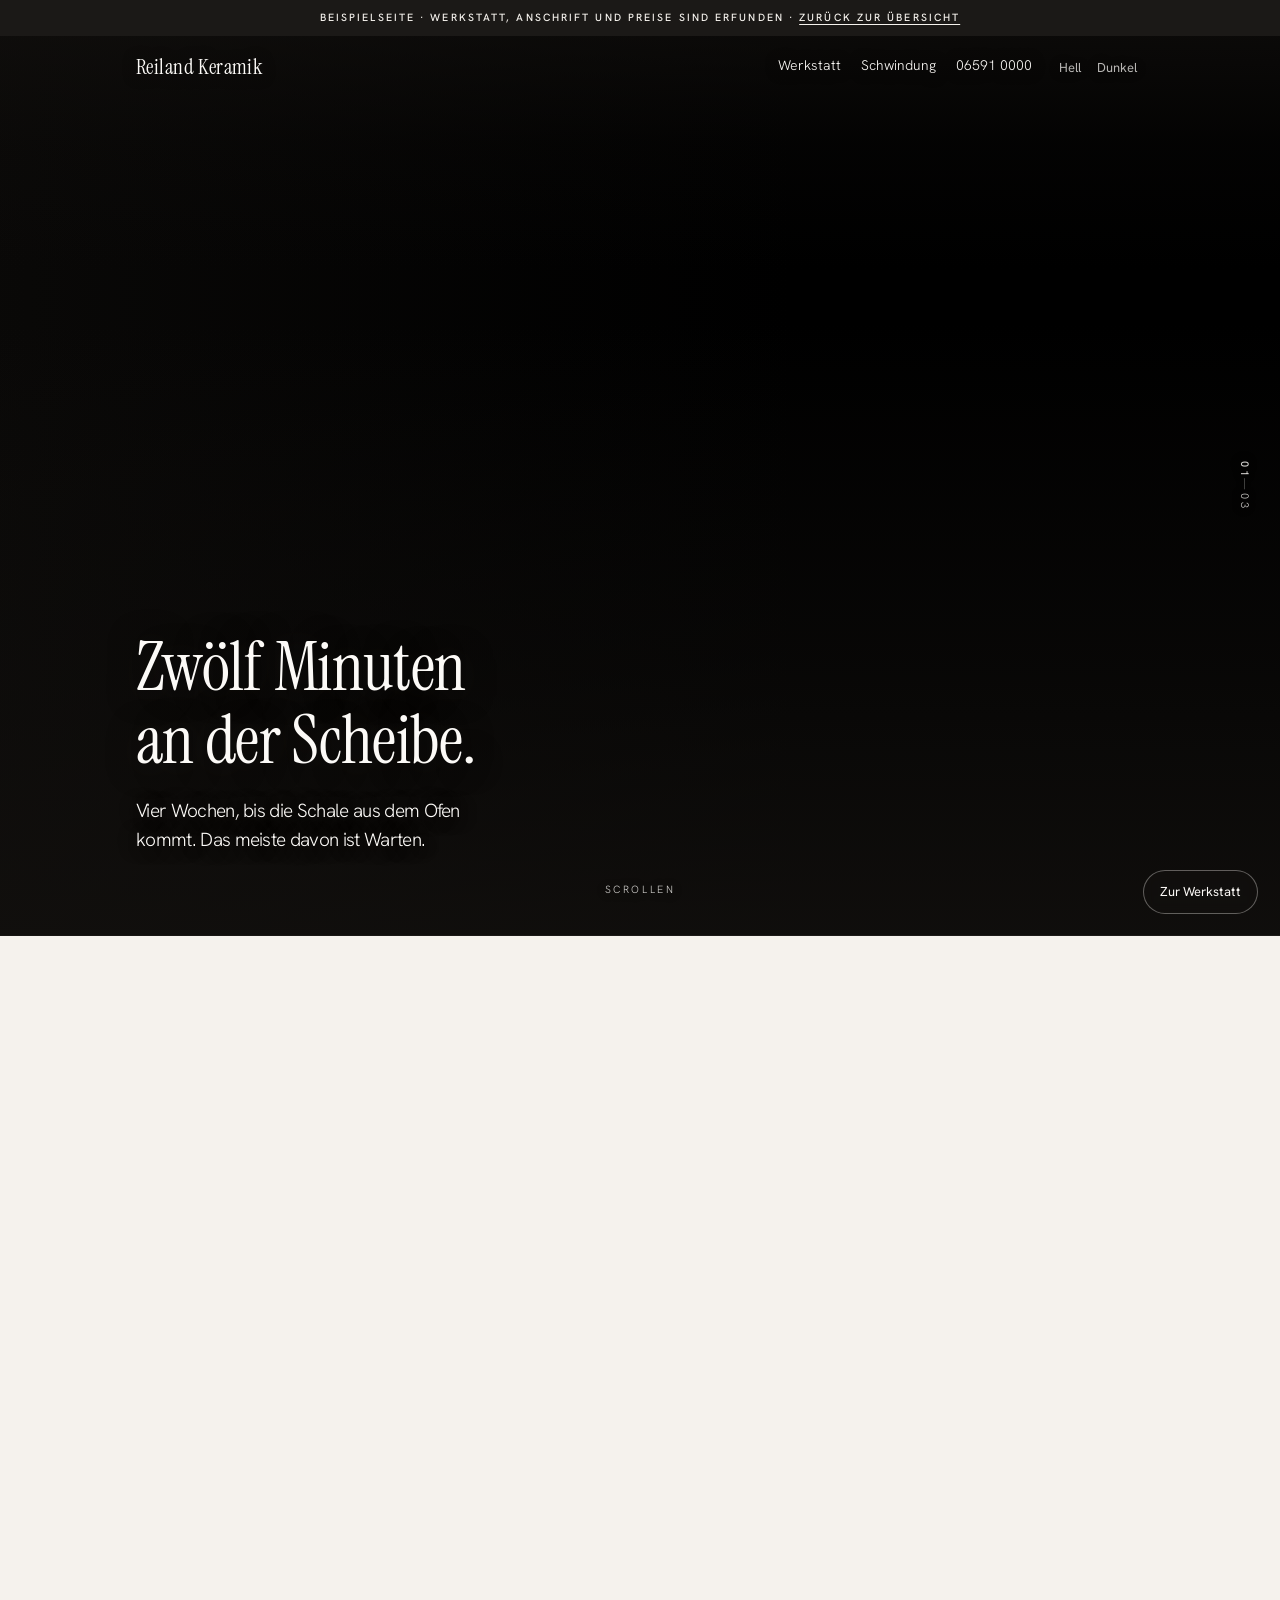
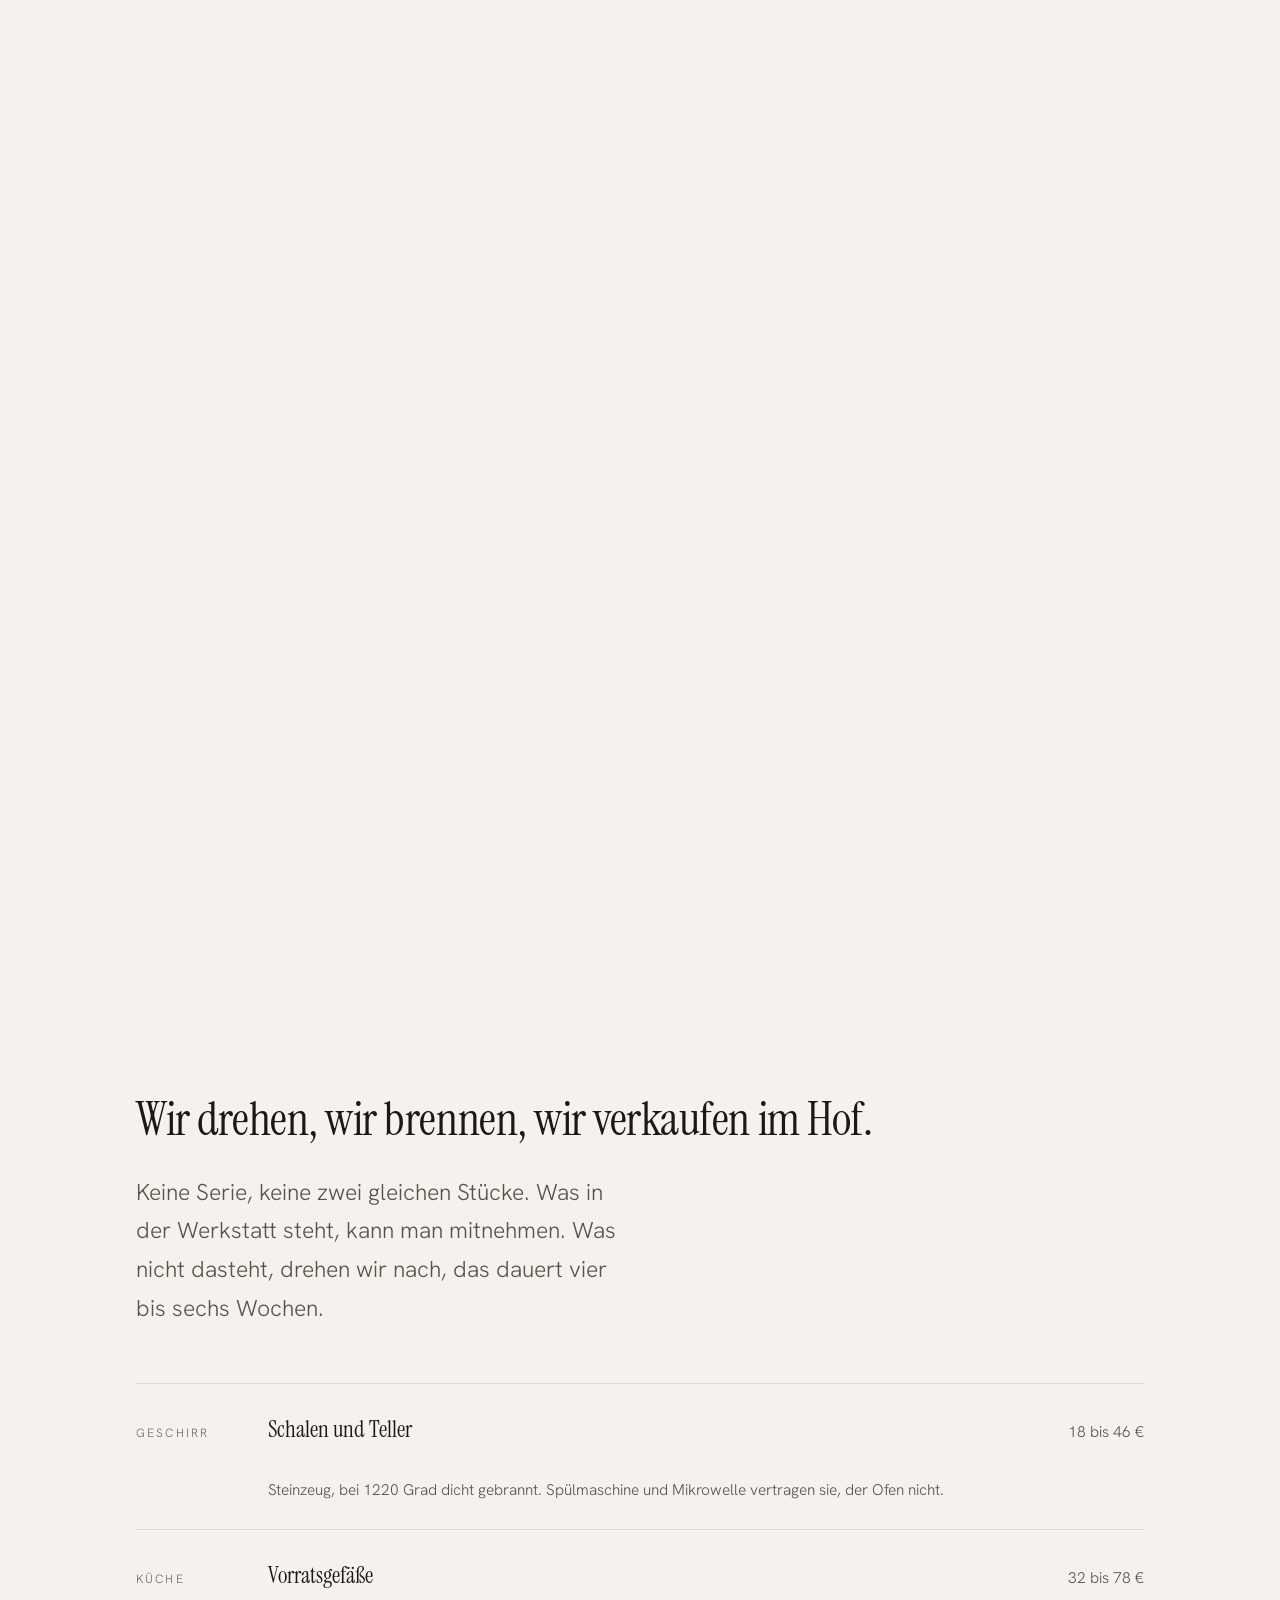
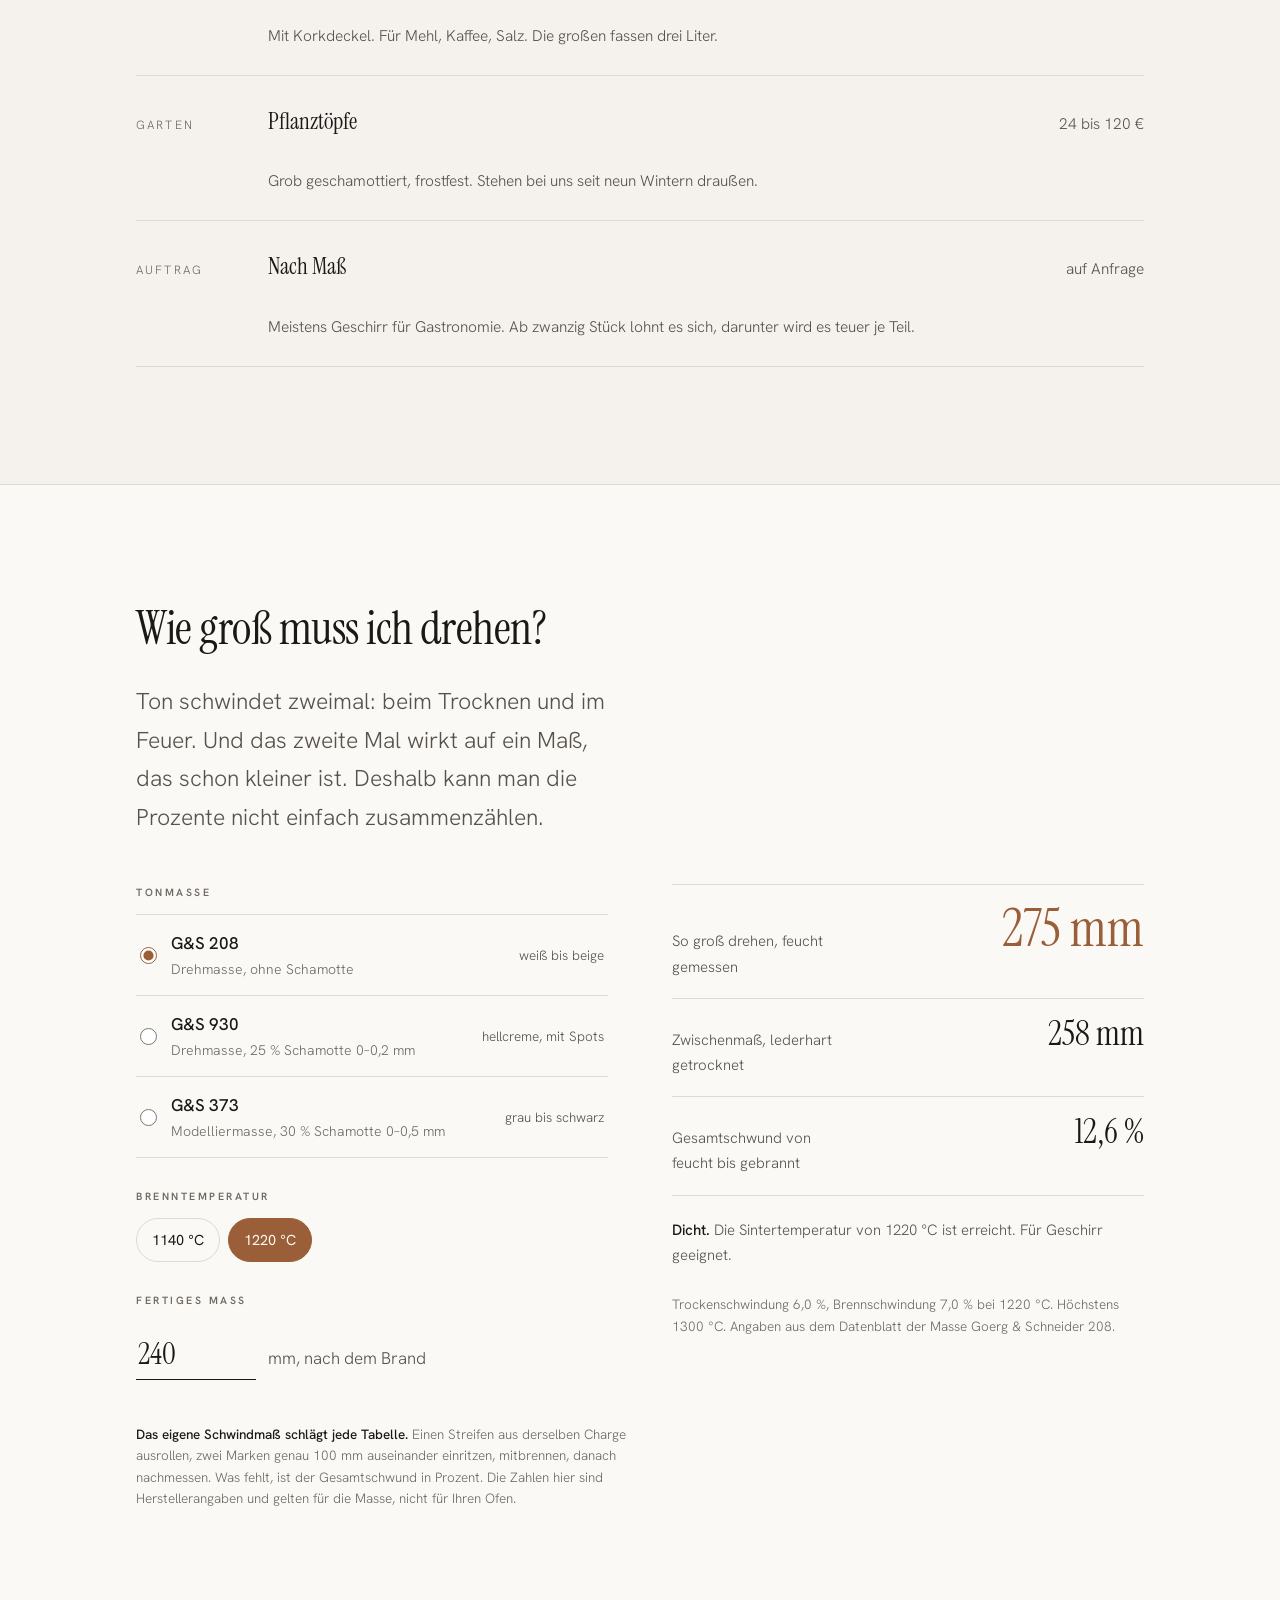
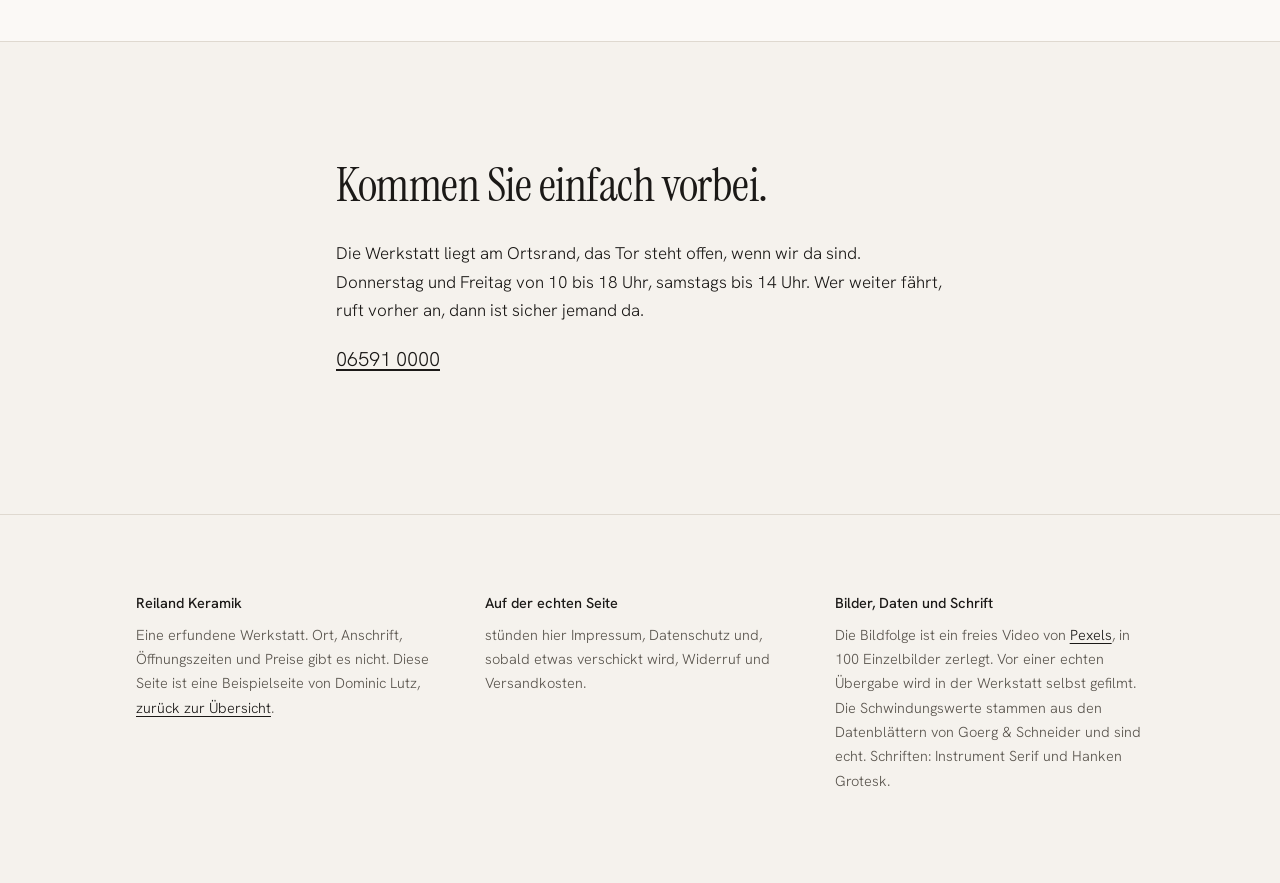
<file: beispiele/keramik/index.html>
<!doctype html>
<html lang="de">
<head>
<meta charset="utf-8">
<meta name="viewport" content="width=device-width,initial-scale=1">
<title>Reiland Keramik, Beispielseite von Dominic Lutz</title>
<meta name="description" content="Beispielseite fuer eine Toepferwerkstatt. Eine Bildfolge, die beim Scrollen laeuft, und ein Schwindungsrechner mit echten Herstellerdaten. Die Werkstatt ist erfunden.">
<!-- NICHT INDEXIEREN: Die Werkstatt ist erfunden. Ein Suchtreffer auf einen
     Betrieb, den es nicht gibt, waere irrefuehrend. Gilt auch nach dem Umzug
     auf die eigene Domain, dort bleibt diese Zeile stehen.
     BILDER: Die Bildfolge stammt aus einem freien Video von Pexels und wurde
     hier in 100 Einzelbilder zerlegt. Vor einer echten Uebergabe wird in der
     Werkstatt selbst gefilmt.
     ECHT SIND: die Schwindungswerte der drei Tonmassen. Sie stehen so in den
     Datenblaettern von Goerg & Schneider, die Quelle steht unter dem Rechner. -->
<meta name="robots" content="noindex,nofollow">
<meta name="theme-color" content="#F5F2ED">
<style>
  html{-webkit-text-size-adjust:100%}
  body{margin:0}
  img{max-width:100%}
  [hidden]{display:none!important}
</style>
</head>
<body>
<link rel="preconnect" href="https://fonts.googleapis.com">
<link rel="preconnect" href="https://fonts.gstatic.com" crossorigin>
<link href="https://fonts.googleapis.com/css2?family=Instrument+Serif:ital@0;1&family=Hanken+Grotesk:wght@300;400;500;600&display=swap" rel="stylesheet">

<style>
/* ==========================================================
   Reiland Keramik
   Die Seite hat eine einzige grosse Geste: eine Bildfolge, die
   beim Scrollen laeuft, waehrend echter Text darueber steht.
   Alles danach ist bewusst still, damit die Geste wirkt.
   Kein Kicker, kein Knopfpaar, kein Formular. Wer anrufen will,
   findet die Nummer oben und unten.
   Schriften: Instrument Serif fuer die Saetze, die zaehlen,
   Hanken Grotesk fuer alles Gebrauchsmaessige.
   ========================================================== */
:root{
  --porzellan:#F5F2ED; --flaeche:#FBF9F6; --tinte:#1B1917; --tinte-weich:#57524B;
  --tinte-fein:#6F6961; --linie:#DFD9D0; --linie-zart:#EAE5DD; --ton:#9A5F38;
  --auf-bild:#FCFAF7; --schatten:rgba(27,25,23,.5);
}
@media (prefers-color-scheme: dark){
  :root:not([data-theme="light"]){
    --porzellan:#141210; --flaeche:#1C1A16; --tinte:#EDE8E0; --tinte-weich:#A7A096;
    --tinte-fein:#8A837A; --linie:#2C2823; --linie-zart:#232019; --ton:#CE9367;
    --schatten:rgba(0,0,0,.62);
  }
}
:root[data-theme="dark"]{
  --porzellan:#141210; --flaeche:#1C1A16; --tinte:#EDE8E0; --tinte-weich:#A7A096;
  --tinte-fein:#8A837A; --linie:#2C2823; --linie-zart:#232019; --ton:#CE9367;
  --schatten:rgba(0,0,0,.62);
}

*{box-sizing:border-box;}
body{
  margin:0; background:var(--porzellan); color:var(--tinte);
  font-family:"Hanken Grotesk", ui-sans-serif, system-ui, sans-serif;
  font-size:17px; font-weight:300; line-height:1.68; overflow-x:hidden;
  -webkit-font-smoothing:antialiased;
}
h1,h2,h3{font-family:"Instrument Serif", Georgia, serif; font-weight:400; margin:0; text-wrap:balance; letter-spacing:-.01em;}
p{margin:0 0 1.05em;}
a{color:var(--tinte); text-underline-offset:3px;}
:focus-visible{outline:1.5px solid var(--ton); outline-offset:4px;}
button,input,select{font-family:inherit; font-size:inherit; color:inherit;}
section{scroll-margin-top:96px;}

.feld{max-width:1120px; margin:0 auto; padding:0 56px;}
.schmal{max-width:720px; margin:0 auto; padding:0 56px;}
@media (max-width:800px){ .feld,.schmal{padding:0 22px;} }

.etikett{
  font-family:"Hanken Grotesk",sans-serif; font-weight:600; font-size:10.5px;
  letter-spacing:.24em; text-transform:uppercase; color:var(--tinte-fein); display:block;
}

/* ---------- Musterband ---------- */
.muster{
  position:relative; z-index:60;
  background:#1B1917; color:#F5F2ED;
  font-size:10.5px; font-weight:500; letter-spacing:.2em; text-transform:uppercase;
  text-align:center; padding:9px 16px;
}
.muster a{color:inherit; text-underline-offset:3px;}

/* ---------- Kopfleiste ----------
   Liegt ueber der Buehne und bleibt oben stehen, auch nachdem
   die Buehne zu Ende ist. Auf dem Handy ist sie die einzige
   dauerhafte Orientierung, deshalb sitzt sie ausserhalb der
   gepinnten Flaeche. */
.kopf{
  position:fixed; left:0; right:0; z-index:50;
  padding:14px 0; transition:background .3s, border-color .3s, backdrop-filter .3s;
  border-bottom:1px solid transparent;
  padding-top:calc(14px + env(safe-area-inset-top));
}
.kopf.fest{
  background:color-mix(in srgb, var(--porzellan) 88%, transparent);
  backdrop-filter:blur(10px); border-bottom-color:var(--linie);
}
.kopf-innen{
  max-width:1120px; margin:0 auto; padding:0 56px;
  display:flex; align-items:center; justify-content:space-between; gap:18px;
}
.marke{
  font-family:"Instrument Serif",serif; font-size:21px; text-decoration:none;
  letter-spacing:.02em; white-space:nowrap; color:var(--auf-bild);
  text-shadow:0 1px 14px var(--schatten);
}
.kopf.fest .marke{color:var(--tinte); text-shadow:none;}
.kopf-rechts{display:flex; align-items:center; gap:20px;}
.kopf-rechts a{
  color:var(--auf-bild); text-shadow:0 1px 14px var(--schatten);
  font-size:14px; text-decoration:none; border-bottom:1px solid transparent; padding-bottom:2px;
}
.kopf-rechts a:hover{border-bottom-color:currentColor;}
.kopf.fest .kopf-rechts a{color:var(--tinte); text-shadow:none;}
.thema{display:flex; gap:2px;}
.thema button{
  background:none; border:0; cursor:pointer; padding:5px 7px; line-height:1; border-radius:6px;
  color:var(--auf-bild); opacity:.72; text-shadow:0 1px 14px var(--schatten); font-size:13px;
}
.kopf.fest .thema button{color:var(--tinte); text-shadow:none;}
.thema button[aria-pressed="true"]{opacity:1; background:color-mix(in srgb, currentColor 14%, transparent);}
@media (max-width:800px){
  .kopf-innen{padding:0 22px;}
  .kopf-rechts a.nur-gross{display:none;}
}

/* ---------- Die Buehne ----------
   .buehne gibt den Scrollweg her, .fest ist das, was klebt.
   Der Scrollweg ist absichtlich laenger als die Bildfolge braucht:
   die Haltestellen am Anfang und am Ende geben den Saetzen Zeit. */
.buehne{position:relative;}
.buehne-fest{
  position:sticky; top:0; height:100svh; overflow:hidden;
  background:var(--flaeche);
}
.buehne canvas{
  position:absolute; inset:0; width:100%; height:100%; display:block;
}
/* Schleier, damit weisse Schrift auf hellem Ton lesbar bleibt.
   Nur unten und oben, die Mitte bleibt frei. */
.schleier{
  position:absolute; inset:0; pointer-events:none;
  background:
    linear-gradient(to bottom, rgba(18,16,14,.60) 0%, rgba(18,16,14,.18) 12%, rgba(18,16,14,0) 26%),
    linear-gradient(to top, rgba(18,16,14,.86) 0%, rgba(18,16,14,.42) 30%, rgba(18,16,14,0) 68%),
    linear-gradient(to right, rgba(18,16,14,.52) 0%, rgba(18,16,14,.12) 42%, rgba(18,16,14,0) 62%);
}
.kapitel{
  position:absolute; inset:0; display:flex; align-items:flex-end;
  padding:0 0 clamp(56px, 9vh, 112px);
  pointer-events:none;
}
/* Die drei Saetze liegen im selben Rasterfeld uebereinander.
   So bestimmt der laengste die Hoehe und keiner springt. */
.kapitel-innen{max-width:1120px; margin:0 auto; padding:0 56px; width:100%; display:grid;}
@media (max-width:800px){ .kapitel-innen{padding:0 22px;} }
.satz{
  grid-area:1 / 1; align-self:end; margin:0;
  opacity:0; transform:translateY(14px);
  transition:opacity .5s ease, transform .5s ease;
  color:var(--auf-bild); max-width:15ch;
  font-family:"Instrument Serif",serif; font-size:clamp(34px, 5.4vw, 68px);
  line-height:1.08; text-shadow:0 2px 30px var(--schatten);
}
.satz.da{opacity:1; transform:none;}
.satz span{display:block; font-family:"Hanken Grotesk",sans-serif; font-weight:300;
  font-size:clamp(15px,1.5vw,19px); line-height:1.55; max-width:34ch; margin-top:18px;
  text-shadow:0 1px 18px var(--schatten);}
/* Kapitelzaehler am rechten Rand, vertikal.
   Uebernommen von kevalaceramics.com (Awwwards Honorable Mention),
   dort steht "01 - 04" senkrecht neben dem Aufmacher. Bei einem
   Scrollweg von 460 svh ist das keine Zierde, sondern die einzige
   Auskunft darueber, wie lang die Geschichte noch ist. */
.zaehler{
  position:absolute; right:26px; top:50%; transform:translateY(-50%);
  writing-mode:vertical-rl; text-orientation:mixed;
  color:var(--auf-bild); font-size:11px; letter-spacing:.26em;
  font-variant-numeric:tabular-nums; opacity:.82;
  text-shadow:0 1px 14px var(--schatten); pointer-events:none;
}
.zaehler b{font-weight:500;}
.zaehler i{font-style:normal; opacity:.55; margin-block:8px;}
@media (max-width:800px){ .zaehler{right:14px; font-size:10px;} }

.wink{
  position:absolute; left:50%; bottom:26px; transform:translateX(-50%);
  color:var(--auf-bild); font-size:10.5px; letter-spacing:.24em; text-transform:uppercase;
  opacity:.8; text-shadow:0 1px 14px var(--schatten); transition:opacity .4s;
}
.wink.weg{opacity:0;}
.ueberspringen{
  position:absolute; right:22px; bottom:22px; z-index:5;
  background:color-mix(in srgb, #141210 52%, transparent); color:#FCFAF7;
  border:1px solid rgba(252,250,247,.34); border-radius:999px;
  padding:9px 16px; font-size:13px; cursor:pointer; backdrop-filter:blur(6px);
  min-height:44px;
}
.ueberspringen:hover{background:color-mix(in srgb, #141210 72%, transparent);}

/* Auf dem Handy braucht der Text mehr Boden, sonst stoesst er an den
   Knopf. Und beide muessen ueber der Sicherheitszone bleiben. */
@media (max-width:800px){
  .kapitel{padding-bottom:calc(104px + env(safe-area-inset-bottom));}
  .ueberspringen{right:16px; bottom:calc(16px + env(safe-area-inset-bottom));}
  .wink{bottom:calc(22px + env(safe-area-inset-bottom)); left:22px; transform:none;}
}

/* Fallback: kein Scriptlauf, reduzierte Bewegung, schmales Geraet ohne Folge */
.ruhig{
  min-height:78svh; display:flex; align-items:flex-end;
  background-size:cover; background-position:center;
}
.still-kapitel{padding:clamp(72px,10vh,120px) 0 clamp(24px,4vh,48px);}
.satz-still{
  font-family:"Instrument Serif",serif; font-weight:400;
  font-size:clamp(28px,3.4vw,44px); line-height:1.12; margin:0 0 40px;
  color:var(--tinte); max-width:18ch;
}
.satz-still:last-child{margin-bottom:0;}
.satz-still span{
  display:block; font-family:"Hanken Grotesk",sans-serif; font-weight:300;
  font-size:17px; line-height:1.68; color:var(--tinte-weich);
  max-width:44ch; margin-top:14px;
}

/* ---------- Stille Abschnitte ---------- */
.still{padding:clamp(96px,13vh,168px) 0;}
.still h2{font-size:clamp(30px,3.7vw,50px); line-height:1.1; margin-bottom:28px;}
.vorsatz{font-size:clamp(19px,2vw,23px); color:var(--tinte-weich); max-width:38ch;}

.zeilen{border-top:1px solid var(--linie); margin-top:56px;}
.zeile{
  display:grid; grid-template-columns:6.5rem 1fr 8rem; gap:28px; align-items:baseline;
  padding:26px 0; border-bottom:1px solid var(--linie);
}
.zeile b{font-weight:500;}
.zeile .was{font-family:"Instrument Serif",serif; font-size:23px;}
.zeile .dazu{color:var(--tinte-weich); font-size:15.5px; grid-column:2; margin:0;}
.zeile .preis{text-align:right; font-variant-numeric:tabular-nums; color:var(--tinte-weich); font-size:15.5px;}
.zeile .nr{font-size:12px; letter-spacing:.18em; color:var(--tinte-fein); text-transform:uppercase;}
@media (max-width:700px){
  .zeile{grid-template-columns:1fr auto; gap:6px 16px;}
  .zeile .nr{grid-column:1 / -1;}
  .zeile .dazu{grid-column:1 / -1;}
  .zeile .preis{grid-row:2; grid-column:2;}
}

/* ---------- Rechner ---------- */
.rechner{background:var(--flaeche); border-top:1px solid var(--linie); border-bottom:1px solid var(--linie);}
.rechner-raster{display:grid; grid-template-columns:1fr 1fr; gap:64px; align-items:start; margin-top:48px;}
@media (max-width:880px){ .rechner-raster{grid-template-columns:1fr; gap:40px;} }

fieldset{border:0; padding:0; margin:0 0 30px;}
legend{padding:0; margin-bottom:12px;}
.massen{display:flex; flex-direction:column; gap:0; border-top:1px solid var(--linie);}
.masse{
  display:grid; grid-template-columns:auto 1fr auto; gap:14px; align-items:center;
  padding:14px 4px; border-bottom:1px solid var(--linie); cursor:pointer; min-height:44px;
}
.masse:hover{background:color-mix(in srgb, var(--ton) 6%, transparent);}
.masse input{accent-color:var(--ton); width:17px; height:17px; margin:0;}
.masse .name{font-weight:500;}
.masse .art{display:block; font-size:14px; color:var(--tinte-fein); font-weight:300;}
.masse .farbe{font-size:13.5px; color:var(--tinte-weich); text-align:right;}

.grade{display:flex; flex-wrap:wrap; gap:8px;}
.grad{
  border:1px solid var(--linie); background:transparent; border-radius:999px;
  padding:9px 15px; cursor:pointer; font-size:14.5px; font-variant-numeric:tabular-nums;
  min-height:44px;
}
.grad[aria-pressed="true"]{background:var(--ton); border-color:var(--ton); color:#FCFAF7;}

.mass-eingabe{display:flex; align-items:baseline; gap:12px; margin-top:6px;}
.mass-eingabe input{
  width:7.5rem; background:transparent; border:0; border-bottom:1.5px solid var(--tinte);
  padding:6px 2px; font-size:30px; font-family:"Instrument Serif",serif;
  font-variant-numeric:tabular-nums;
}
.mass-eingabe input::-webkit-outer-spin-button,
.mass-eingabe input::-webkit-inner-spin-button{-webkit-appearance:none; margin:0;}
.mass-eingabe input[type=number]{-moz-appearance:textfield;}

.ergebnis{border-top:1px solid var(--linie);}
.erg-zeile{display:flex; justify-content:space-between; align-items:baseline; gap:20px; padding:18px 0; border-bottom:1px solid var(--linie);}
.erg-zeile .wert{font-family:"Instrument Serif",serif; font-size:34px; font-variant-numeric:tabular-nums; line-height:1;}
.erg-zeile.gross .wert{font-size:52px; color:var(--ton);}
.erg-zeile .bez{color:var(--tinte-weich); font-size:15px; max-width:22ch;}
.hinweis{margin-top:22px; font-size:15px; color:var(--tinte-weich);}
.hinweis b{font-weight:500; color:var(--tinte);}
.quelle{margin-top:26px; font-size:13.5px; color:var(--tinte-fein); line-height:1.6;}
.quelle a{color:var(--tinte-fein);}

/* ---------- Fuss ---------- */
footer{padding:76px 0 90px; border-top:1px solid var(--linie);}
.fuss-raster{display:grid; grid-template-columns:repeat(3,1fr); gap:40px; font-size:14.5px; color:var(--tinte-weich);}
.fuss-raster b{display:block; color:var(--tinte); font-weight:500; margin-bottom:7px;}
@media (max-width:800px){ .fuss-raster{grid-template-columns:1fr; gap:26px;} }

@media (prefers-reduced-motion:reduce){
  *{animation:none!important; transition:none!important;}
  html{scroll-behavior:auto;}
}
</style>
</head>
<body>

<div class="muster">Beispielseite &middot; Werkstatt, Anschrift und Preise sind erfunden &middot; <a href="/">Zurück zur Übersicht</a></div>

<header class="kopf" id="kopf">
  <div class="kopf-innen">
    <a class="marke" href="#oben">Reiland Keramik</a>
    <div class="kopf-rechts">
      <a href="#werkstatt" class="nur-gross">Werkstatt</a>
      <a href="#rechner" class="nur-gross">Schwindung</a>
      <a href="tel:+4965910000">06591 0000</a>
      <span class="thema" role="group" aria-label="Darstellung">
        <button type="button" data-thema="hell" aria-pressed="false" title="Hell">Hell</button>
        <button type="button" data-thema="dunkel" aria-pressed="false" title="Dunkel">Dunkel</button>
      </span>
    </div>
  </div>
</header>

<main id="oben">

<!-- Die Buehne. Die Hoehe hier ist der Scrollweg, nicht die Bildhoehe. -->
<div class="buehne" id="buehne" style="height:460svh">
  <div class="buehne-fest">
    <canvas id="leinwand" aria-hidden="true"></canvas>
    <div class="schleier"></div>
    <div class="kapitel">
      <div class="kapitel-innen">
        <h1 class="satz" data-satz="0">Zwölf Minuten an der Scheibe.
          <span>Vier Wochen, bis die Schale aus dem Ofen kommt. Das meiste davon ist Warten.</span></h1>
        <p class="satz" data-satz="1">Der Ton geht zurück.
          <span>Beim Trocknen sechs Prozent, im Feuer noch einmal sieben. Wer eine Schale mit vierundzwanzig Zentimetern will, dreht siebenundzwanzig.</span></p>
        <p class="satz" data-satz="2">Und dann steht sie da.
          <span>Jede etwas anders als die davor. Das ist keine Entschuldigung, das ist der Grund.</span></p>
      </div>
    </div>
    <p class="zaehler" id="zaehler" aria-hidden="true"><b>01</b><i>—</i>03</p>
    <p class="wink" id="wink">Scrollen</p>
    <button type="button" class="ueberspringen" id="ueberspringen">Zur Werkstatt</button>
  </div>
</div>

<!-- Ohne Script, bei reduzierter Bewegung oder wenn die Folge nicht laedt -->
<noscript>
  <div class="ruhig" style="background-image:url(bilder/lauf/b-099.jpg)">
    <div class="feld" style="padding-bottom:40px">
      <h1 style="color:#FCFAF7;font-size:44px;text-shadow:0 2px 30px rgba(0,0,0,.5)">Zwölf Minuten an der Scheibe.</h1>
    </div>
  </div>
</noscript>

<section class="still" id="werkstatt">
  <div class="feld">
    <h2>Wir drehen, wir brennen, wir verkaufen im Hof.</h2>
    <p class="vorsatz">Keine Serie, keine zwei gleichen Stücke. Was in der Werkstatt steht, kann man mitnehmen. Was nicht dasteht, drehen wir nach, das dauert vier bis sechs Wochen.</p>

    <div class="zeilen">
      <div class="zeile">
        <span class="nr">Geschirr</span>
        <span class="was">Schalen und Teller</span>
        <span class="preis">18 bis 46 €</span>
        <p class="dazu">Steinzeug, bei 1220 Grad dicht gebrannt. Spülmaschine und Mikrowelle vertragen sie, der Ofen nicht.</p>
      </div>
      <div class="zeile">
        <span class="nr">Küche</span>
        <span class="was">Vorratsgefäße</span>
        <span class="preis">32 bis 78 €</span>
        <p class="dazu">Mit Korkdeckel. Für Mehl, Kaffee, Salz. Die großen fassen drei Liter.</p>
      </div>
      <div class="zeile">
        <span class="nr">Garten</span>
        <span class="was">Pflanztöpfe</span>
        <span class="preis">24 bis 120 €</span>
        <p class="dazu">Grob geschamottiert, frostfest. Stehen bei uns seit neun Wintern draußen.</p>
      </div>
      <div class="zeile">
        <span class="nr">Auftrag</span>
        <span class="was">Nach Maß</span>
        <span class="preis">auf Anfrage</span>
        <p class="dazu">Meistens Geschirr für Gastronomie. Ab zwanzig Stück lohnt es sich, darunter wird es teuer je Teil.</p>
      </div>
    </div>
  </div>
</section>

<section class="still rechner" id="rechner">
  <div class="feld">
    <h2>Wie groß muss ich drehen?</h2>
    <p class="vorsatz">Ton schwindet zweimal: beim Trocknen und im Feuer. Und das zweite Mal wirkt auf ein Maß, das schon kleiner ist. Deshalb kann man die Prozente nicht einfach zusammenzählen.</p>

    <div class="rechner-raster">
      <div>
        <fieldset>
          <legend><span class="etikett">Tonmasse</span></legend>
          <div class="massen" id="massen"></div>
        </fieldset>

        <fieldset>
          <legend><span class="etikett">Brenntemperatur</span></legend>
          <div class="grade" id="grade"></div>
        </fieldset>

        <fieldset style="margin-bottom:0">
          <legend><span class="etikett">Fertiges Maß</span></legend>
          <div class="mass-eingabe">
            <input type="number" id="fertig" value="240" min="10" max="900" step="5"
                   inputmode="numeric" aria-label="Gewünschtes fertiges Maß in Millimetern">
            <span style="color:var(--tinte-weich)">mm, nach dem Brand</span>
          </div>
        </fieldset>
      </div>

      <div>
        <div class="ergebnis">
          <div class="erg-zeile gross">
            <span class="bez">So groß drehen, feucht gemessen</span>
            <span class="wert" id="roh">–</span>
          </div>
          <div class="erg-zeile">
            <span class="bez">Zwischenmaß, lederhart getrocknet</span>
            <span class="wert" id="trocken">–</span>
          </div>
          <div class="erg-zeile">
            <span class="bez">Gesamtschwund von feucht bis gebrannt</span>
            <span class="wert" id="gesamt">–</span>
          </div>
        </div>
        <p class="hinweis" id="dicht"></p>
        <p class="quelle" id="quelle"></p>
      </div>
    </div>

    <p class="quelle" style="margin-top:44px; max-width:62ch">
      <b style="color:var(--tinte);font-weight:500">Das eigene Schwindmaß schlägt jede Tabelle.</b>
      Einen Streifen aus derselben Charge ausrollen, zwei Marken genau 100 mm auseinander einritzen,
      mitbrennen, danach nachmessen. Was fehlt, ist der Gesamtschwund in Prozent. Die Zahlen hier
      sind Herstellerangaben und gelten für die Masse, nicht für Ihren Ofen.
    </p>
  </div>
</section>

<section class="still" id="besuch">
  <div class="schmal">
    <h2>Kommen Sie einfach vorbei.</h2>
    <p>Die Werkstatt liegt am Ortsrand, das Tor steht offen, wenn wir da sind. Donnerstag und Freitag
    von 10 bis 18 Uhr, samstags bis 14 Uhr. Wer weiter fährt, ruft vorher an, dann ist sicher jemand da.</p>
    <p style="font-size:20px"><a href="tel:+4965910000">06591 0000</a></p>
  </div>
</section>

</main>

<footer>
  <div class="feld">
    <div class="fuss-raster">
      <div>
        <b>Reiland Keramik</b>
        Eine erfundene Werkstatt. Ort, Anschrift, Öffnungszeiten und Preise gibt es nicht.
        Diese Seite ist eine Beispielseite von Dominic Lutz, <a href="/">zurück zur Übersicht</a>.
      </div>
      <div>
        <b>Auf der echten Seite</b>
        stünden hier Impressum, Datenschutz und, sobald etwas verschickt wird, Widerruf und Versandkosten.
      </div>
      <div>
        <b>Bilder, Daten und Schrift</b>
        Die Bildfolge ist ein freies Video von <a href="https://www.pexels.com/video/person-making-ceramics-bowl-6610560/">Pexels</a>,
        in 100 Einzelbilder zerlegt. Vor einer echten Übergabe wird in der Werkstatt selbst gefilmt.
        Die Schwindungswerte stammen aus den Datenblättern von Goerg &amp; Schneider und sind echt.
        Schriften: Instrument Serif und Hanken Grotesk.
      </div>
    </div>
  </div>
</footer>

<script>
(function(){
"use strict";

/* ---------- Darstellung ---------- */
var wurzel = document.documentElement, gemerkt = null;
try { gemerkt = localStorage.getItem('keramik-thema'); } catch(e){}
if (gemerkt === 'hell' || gemerkt === 'dunkel') setzeThema(gemerkt);
function setzeThema(t){
  wurzel.setAttribute('data-theme', t === 'dunkel' ? 'dark' : 'light');
  Array.prototype.forEach.call(document.querySelectorAll('.thema button'), function(b){
    b.setAttribute('aria-pressed', String(b.dataset.thema === t));
  });
  try { localStorage.setItem('keramik-thema', t); } catch(e){}
}
Array.prototype.forEach.call(document.querySelectorAll('.thema button'), function(b){
  b.addEventListener('click', function(){ setzeThema(b.dataset.thema); });
});

/* ---------- Kopfleiste wird fest, sobald die Buehne durch ist ---------- */
var kopf = document.getElementById('kopf');
var buehne = document.getElementById('buehne');

/* ==========================================================
   Die Bildfolge
   Zwei Saetze Bilder, quer und hoch. Es wird immer nur einer
   geladen. Wer die Breite wechselt, bekommt den anderen, und
   der alte wird weggeworfen.
   ========================================================== */
var ANZAHL = 100;
var SAETZE = {
  quer: { pfad:'bilder/lauf/b-',  breite:1280, hoehe:720 },
  hoch: { pfad:'bilder/hoch/b-', breite:720,  hoehe:1280 }
};

/* Der Fahrplan: Scrollanteil -> Bildbereich.
   Ein Halt ist ein Abschnitt, in dem sich das Bild nicht aendert.
   Er kostet Scrollweg und gibt dem Satz darueber Zeit. */
var FAHRPLAN = [
  { von:0.00, bis:0.09, bild:0,  nach:0  },   /* Halt: der erste Satz */
  { von:0.09, bis:0.42, bild:0,  nach:46 },
  { von:0.42, bis:0.53, bild:46, nach:46 },   /* Halt: der zweite Satz */
  { von:0.53, bis:0.88, bild:46, nach:99 },
  { von:0.88, bis:1.00, bild:99, nach:99 }    /* Halt: die Schale allein */
];

/* Wann welcher Satz steht. Zwischen 0.42 und 0.53 haelt das Bild,
   deshalb steht dort der zweite Satz. Der Uebergang dazwischen
   traegt bewusst keinen Text. */
var SAETZE_ZEIT = [
  { von:-0.01, bis:0.30 },
  { von:0.42, bis:0.66 },
  { von:0.88, bis:1.01 }
];

var leinwand = document.getElementById('leinwand');
var stift = leinwand.getContext('2d', { alpha:false });
var wink = document.getElementById('wink');
var zaehler = document.getElementById('zaehler');
var letzteNr = 1;
var satzKnoten = Array.prototype.slice.call(document.querySelectorAll('.satz'));

var wenigerBewegung = window.matchMedia('(prefers-reduced-motion: reduce)').matches;
var satzName = null, bilder = [], geladen = 0, laufend = 0, letztesGutes = null, aktuell = 0;

function welcherSatz(){ return window.innerWidth < 768 ? 'hoch' : 'quer'; }

function nummer(i){ return ('00' + i).slice(-3); }

function starteSatz(name){
  if (name === satzName) return;
  /* Alten Satz fallen lassen: laufende Ladungen abbrechen, Speicher freigeben */
  bilder.forEach(function(b){ if (b && !b.complete) { b.src = ''; } });
  satzName = name; bilder = new Array(ANZAHL); geladen = 0; laufend = 0; letztesGutes = null;
  hole(0, true);
  nachladen();
}

function hole(i, sofort){
  if (i < 0 || i >= ANZAHL || bilder[i]) return;
  if (!sofort && laufend >= 6) return;
  var bild = new Image();
  bilder[i] = bild;
  laufend++;
  bild.onload = function(){
    laufend--; geladen++;
    if (Math.abs(i - aktuell) < 2 || letztesGutes === null) zeichne();
    nachladen();
  };
  bild.onerror = function(){
    laufend--; bilder[i] = null;   /* darf spaeter noch einmal versucht werden */
  };
  bild.src = SAETZE[satzName].pfad + nummer(i) + '.jpg';
}

/* Immer das holen, was am naechsten an der aktuellen Stelle liegt.
   Wer schnell springt, bekommt dadurch zuerst das Bild unter dem Daumen. */
function nachladen(){
  var versuche = 0;
  for (var abstand = 0; abstand < ANZAHL && laufend < 6 && versuche < 40; abstand++){
    versuche++;
    if (!bilder[aktuell + abstand]) hole(aktuell + abstand);
    if (abstand && !bilder[aktuell - abstand]) hole(aktuell - abstand);
  }
}

function passeGroesseAn(){
  var v = Math.min(window.devicePixelRatio || 1, 2);
  var b = leinwand.clientWidth, h = leinwand.clientHeight;
  if (!b || !h) return;
  leinwand.width = Math.round(b * v);
  leinwand.height = Math.round(h * v);
  zeichne();
}

/* Wie background-size:cover, nur von Hand */
function zeichne(){
  var bild = bilder[aktuell];
  if (!bild || !bild.complete || !bild.naturalWidth){
    bild = letztesGutes;
    if (!bild) return;
  } else {
    letztesGutes = bild;
  }
  var zb = leinwand.width, zh = leinwand.height;
  var q = Math.max(zb / bild.naturalWidth, zh / bild.naturalHeight);
  var nb = bild.naturalWidth * q, nh = bild.naturalHeight * q;
  stift.drawImage(bild, (zb - nb) / 2, (zh - nh) / 2, nb, nh);
}

function anteil(){
  var oben = buehne.offsetTop;
  var weg = buehne.offsetHeight - window.innerHeight;
  if (weg <= 0) return 0;
  return Math.min(1, Math.max(0, (window.scrollY - oben) / weg));
}

function bildZu(a){
  for (var i = 0; i < FAHRPLAN.length; i++){
    var s = FAHRPLAN[i];
    if (a >= s.von && a <= s.bis){
      if (s.bis === s.von) return s.bild;
      var t = (a - s.von) / (s.bis - s.von);
      return Math.round(s.bild + t * (s.nach - s.bild));
    }
  }
  return a < 0.5 ? 0 : ANZAHL - 1;
}

var wartet = false;
function beimScrollen(){
  if (wartet) return;
  wartet = true;
  window.requestAnimationFrame(function(){
    wartet = false;
    var a = anteil();
    var neu = Math.min(ANZAHL - 1, Math.max(0, bildZu(a)));
    if (neu !== aktuell){
      aktuell = neu;
      zeichne();
      if (geladen < ANZAHL) nachladen();
    }
    var kapitelNr = 1;
    satzKnoten.forEach(function(k, i){
      var z = SAETZE_ZEIT[i];
      k.classList.toggle('da', a >= z.von && a < z.bis);
      if (a >= z.von) kapitelNr = i + 1;   /* im Uebergang gilt das zuletzt erreichte */
    });
    if (kapitelNr !== letzteNr){
      letzteNr = kapitelNr;
      zaehler.firstChild.textContent = '0' + kapitelNr;
    }
    wink.classList.toggle('weg', a > 0.04);
    /* Erst fest, wenn die Buehne wirklich durch ist. Ein frueherer
       Wechsel sieht aus wie ein Fehler, weil der helle Balken dann
       mitten im Bild sitzt. */
    kopf.classList.toggle('fest', a >= 1);
  });
}

/* ---------- Der stille Weg ----------
   Reduzierte Bewegung heisst: gar keine Folge laden, ein Bild
   reicht, und der Text steht darunter im normalen Fluss. */
function stillerWeg(){
  /* Ein Standbild, darunter dieselben Saetze im normalen Textfluss.
     Weisse Schrift auf Bild faellt weg, weil hier nichts mehr
     abgedunkelt wird. Der Inhalt bleibt vollstaendig, nur die
     Bewegung ist weg. */
  buehne.style.height = 'auto';
  var fest = buehne.querySelector('.buehne-fest');
  fest.style.position = 'static';
  fest.style.height = '72svh';
  fest.style.backgroundImage = 'url(' + SAETZE[welcherSatz()].pfad + '099.jpg)';
  fest.style.backgroundSize = 'cover';
  fest.style.backgroundPosition = 'center';
  leinwand.remove();
  document.getElementById('wink').remove();
  document.getElementById('ueberspringen').remove();
  document.getElementById('zaehler').remove();
  document.querySelector('.schleier').remove();

  var kapitel = document.querySelector('.kapitel');
  kapitel.remove();
  kapitel.className = 'still-kapitel';
  kapitel.removeAttribute('style');
  var innen = kapitel.firstElementChild;
  innen.className = 'schmal';
  satzKnoten.forEach(function(k){
    k.className = 'satz-still';
    k.removeAttribute('style');
  });
  buehne.insertAdjacentElement('afterend', kapitel);
  kopf.classList.add('fest');
}

document.getElementById('ueberspringen').addEventListener('click', function(){
  document.getElementById('werkstatt').scrollIntoView({ behavior: wenigerBewegung ? 'auto' : 'smooth' });
});

if (wenigerBewegung){
  stillerWeg();
} else {
  starteSatz(welcherSatz());
  passeGroesseAn();
  window.addEventListener('scroll', beimScrollen, { passive:true });
  var alteBreite = window.innerWidth;
  window.addEventListener('resize', function(){
    passeGroesseAn();
    if (welcherSatz() !== satzName) starteSatz(welcherSatz());
    alteBreite = window.innerWidth;
    beimScrollen();
  }, { passive:true });
  beimScrollen();
}

/* ==========================================================
   Schwindungsrechner
   Zwei Schwindungen hintereinander, nicht nebeneinander:
   roh -> trocken -> gebrannt. Deshalb wird multipliziert und
   nicht addiert. Alle Werte sind Herstellerangaben.
   ========================================================== */
var MASSEN = [
  { id:'208', name:'G&S 208', art:'Drehmasse, ohne Schamotte', farbe:'weiß bis beige',
    trocken:6.0, sinter:1220,
    brand:[ {grad:1140, schwund:4.0}, {grad:1220, schwund:7.0} ],
    max:1300 },
  { id:'930', name:'G&S 930', art:'Drehmasse, 25 % Schamotte 0–0,2 mm', farbe:'hellcreme, mit Spots',
    trocken:6.0, sinter:1220,
    brand:[ {grad:1200, schwund:7.0} ],
    max:1280 },
  { id:'373', name:'G&S 373', art:'Modelliermasse, 30 % Schamotte 0–0,5 mm', farbe:'grau bis schwarz',
    trocken:6.0, sinter:null,
    brand:[ {grad:1070, schwund:3.0, wasser:9}, {grad:1140, schwund:4.0, wasser:5}, {grad:1240, schwund:6.0, wasser:1} ],
    max:1240 }
];

var gewaehlt = MASSEN[0], gewaehlterBrand = gewaehlt.brand[gewaehlt.brand.length - 1];

function zahl(n, k){ return n.toLocaleString('de-DE', { minimumFractionDigits:k, maximumFractionDigits:k }); }

function baueMassen(){
  var ziel = document.getElementById('massen');
  ziel.innerHTML = MASSEN.map(function(m){
    return '<label class="masse">' +
      '<input type="radio" name="masse" value="' + m.id + '"' + (m === gewaehlt ? ' checked' : '') + '>' +
      '<span><span class="name">' + m.name + '</span>' +
      '<span class="art">' + m.art + '</span></span>' +
      '<span class="farbe">' + m.farbe + '</span>' +
    '</label>';
  }).join('');
  Array.prototype.forEach.call(ziel.querySelectorAll('input'), function(e){
    e.addEventListener('change', function(){
      gewaehlt = MASSEN.filter(function(m){ return m.id === e.value; })[0];
      gewaehlterBrand = gewaehlt.brand[gewaehlt.brand.length - 1];
      baueGrade(); rechne();
    });
  });
}

function baueGrade(){
  var ziel = document.getElementById('grade');
  ziel.innerHTML = gewaehlt.brand.map(function(b){
    return '<button type="button" class="grad" data-grad="' + b.grad + '" aria-pressed="' +
      (b === gewaehlterBrand) + '">' + b.grad + ' °C</button>';
  }).join('');
  Array.prototype.forEach.call(ziel.querySelectorAll('.grad'), function(k){
    k.addEventListener('click', function(){
      gewaehlterBrand = gewaehlt.brand.filter(function(b){ return String(b.grad) === k.dataset.grad; })[0];
      baueGrade(); rechne();
    });
  });
}

function rechne(){
  var fertig = parseFloat(document.getElementById('fertig').value);
  var t = gewaehlt.trocken / 100, b = gewaehlterBrand.schwund / 100;
  var faktor = (1 - t) * (1 - b);

  if (!isFinite(fertig) || fertig <= 0){
    document.getElementById('roh').textContent = '–';
    document.getElementById('trocken').textContent = '–';
  } else {
    var roh = fertig / faktor;
    document.getElementById('roh').textContent = zahl(roh, 0) + ' mm';
    document.getElementById('trocken').textContent = zahl(roh * (1 - t), 0) + ' mm';
  }
  document.getElementById('gesamt').textContent = zahl((1 - faktor) * 100, 1) + ' %';

  var d = document.getElementById('dicht');
  if (typeof gewaehlterBrand.wasser === 'number'){
    d.innerHTML = gewaehlterBrand.wasser <= 3
      ? '<b>Dicht.</b> Wasseraufnahme ' + zahl(gewaehlterBrand.wasser, 0) + ' %. Für Geschirr geeignet.'
      : '<b>Noch offen.</b> Wasseraufnahme ' + zahl(gewaehlterBrand.wasser, 0) +
        ' %. Ohne dichte Glasur zieht das Stück Wasser, für Geschirr zu wenig.';
  } else if (gewaehlt.sinter && gewaehlterBrand.grad >= gewaehlt.sinter){
    d.innerHTML = '<b>Dicht.</b> Die Sintertemperatur von ' + gewaehlt.sinter +
      ' °C ist erreicht. Für Geschirr geeignet.';
  } else if (gewaehlt.sinter){
    d.innerHTML = '<b>Noch offen.</b> Die Masse sintert erst bei etwa ' + gewaehlt.sinter +
      ' °C. Bei diesem Brand bleibt der Scherben saugend.';
  } else {
    d.textContent = '';
  }

  document.getElementById('quelle').innerHTML =
    'Trockenschwindung ' + zahl(gewaehlt.trocken, 1) + ' %, Brennschwindung ' +
    zahl(gewaehlterBrand.schwund, 1) + ' % bei ' + gewaehlterBrand.grad +
    ' °C. Höchstens ' + gewaehlt.max + ' °C. Angaben aus dem Datenblatt der Masse ' +
    gewaehlt.name.replace('G&S ', 'Goerg &amp; Schneider ') + '.';
}

document.getElementById('fertig').addEventListener('input', rechne);
baueMassen(); baueGrade(); rechne();

})();
</script>

</body>
</html>
</file>
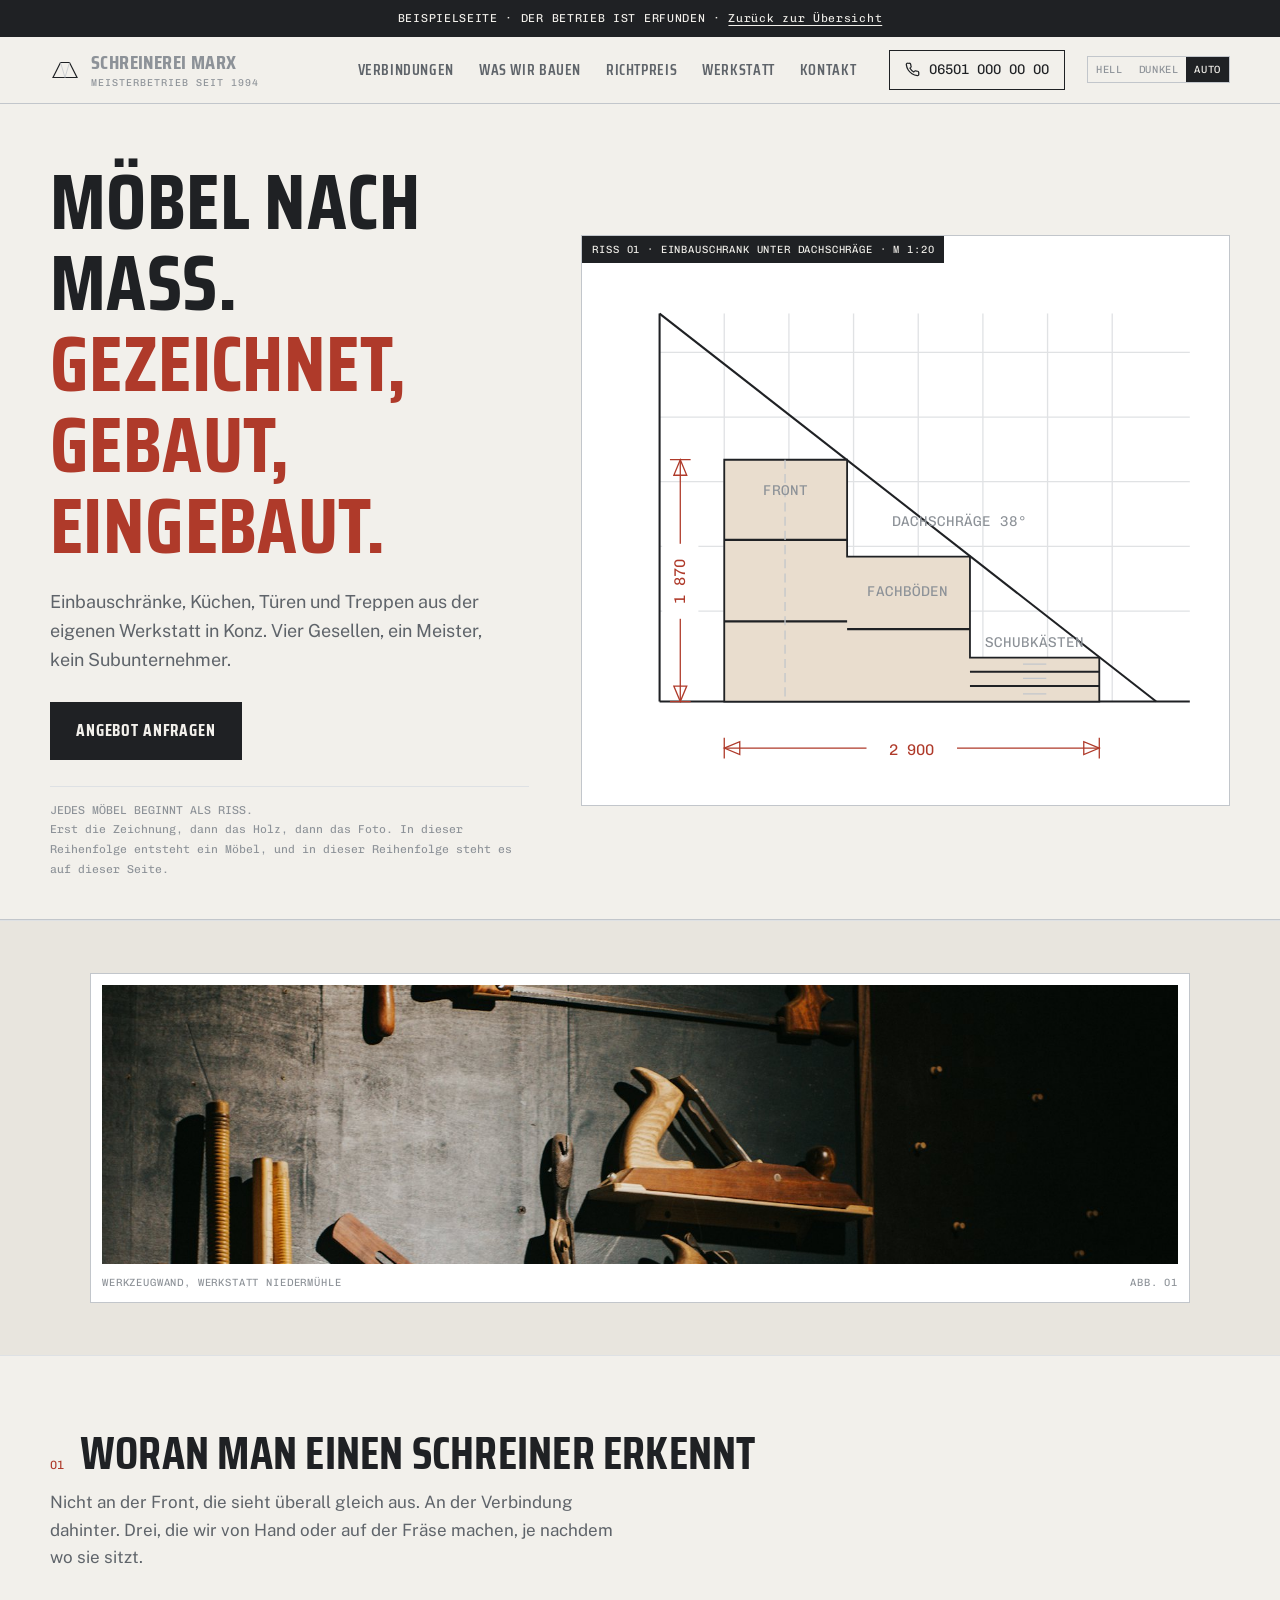
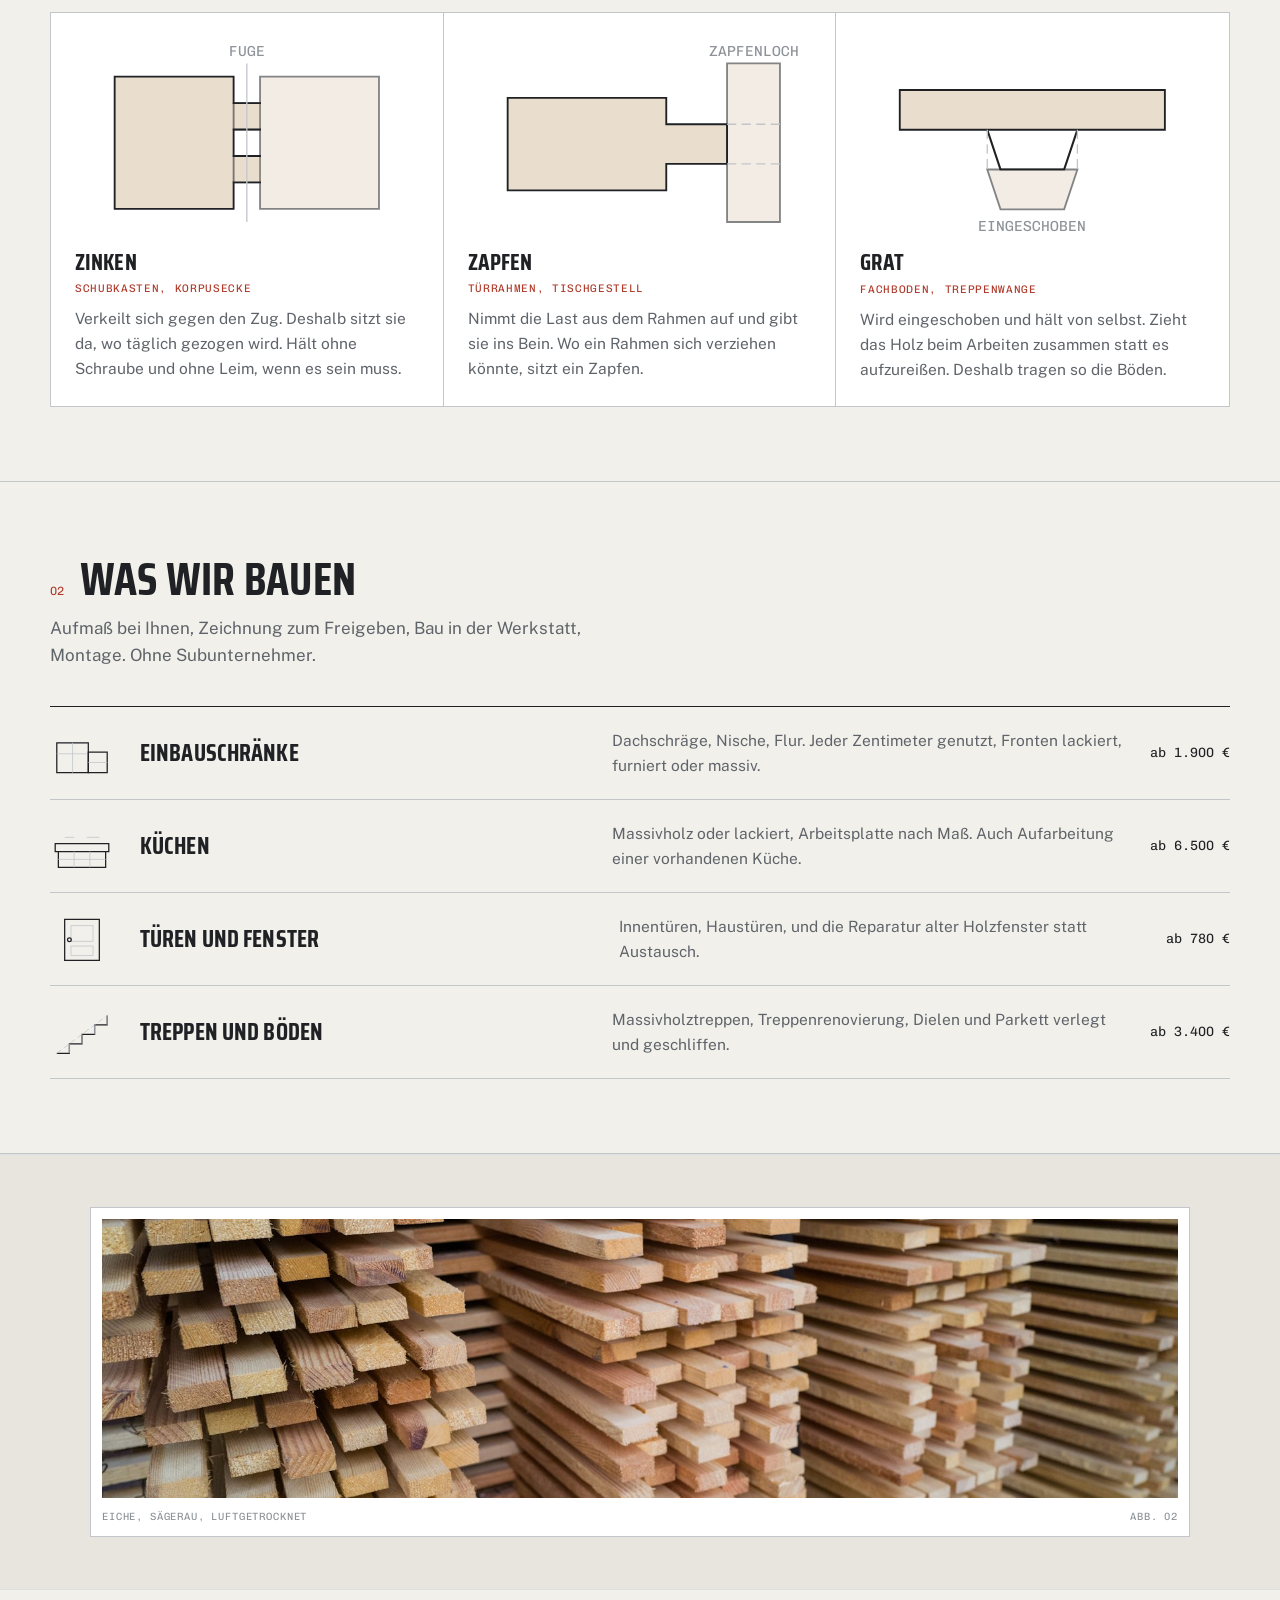
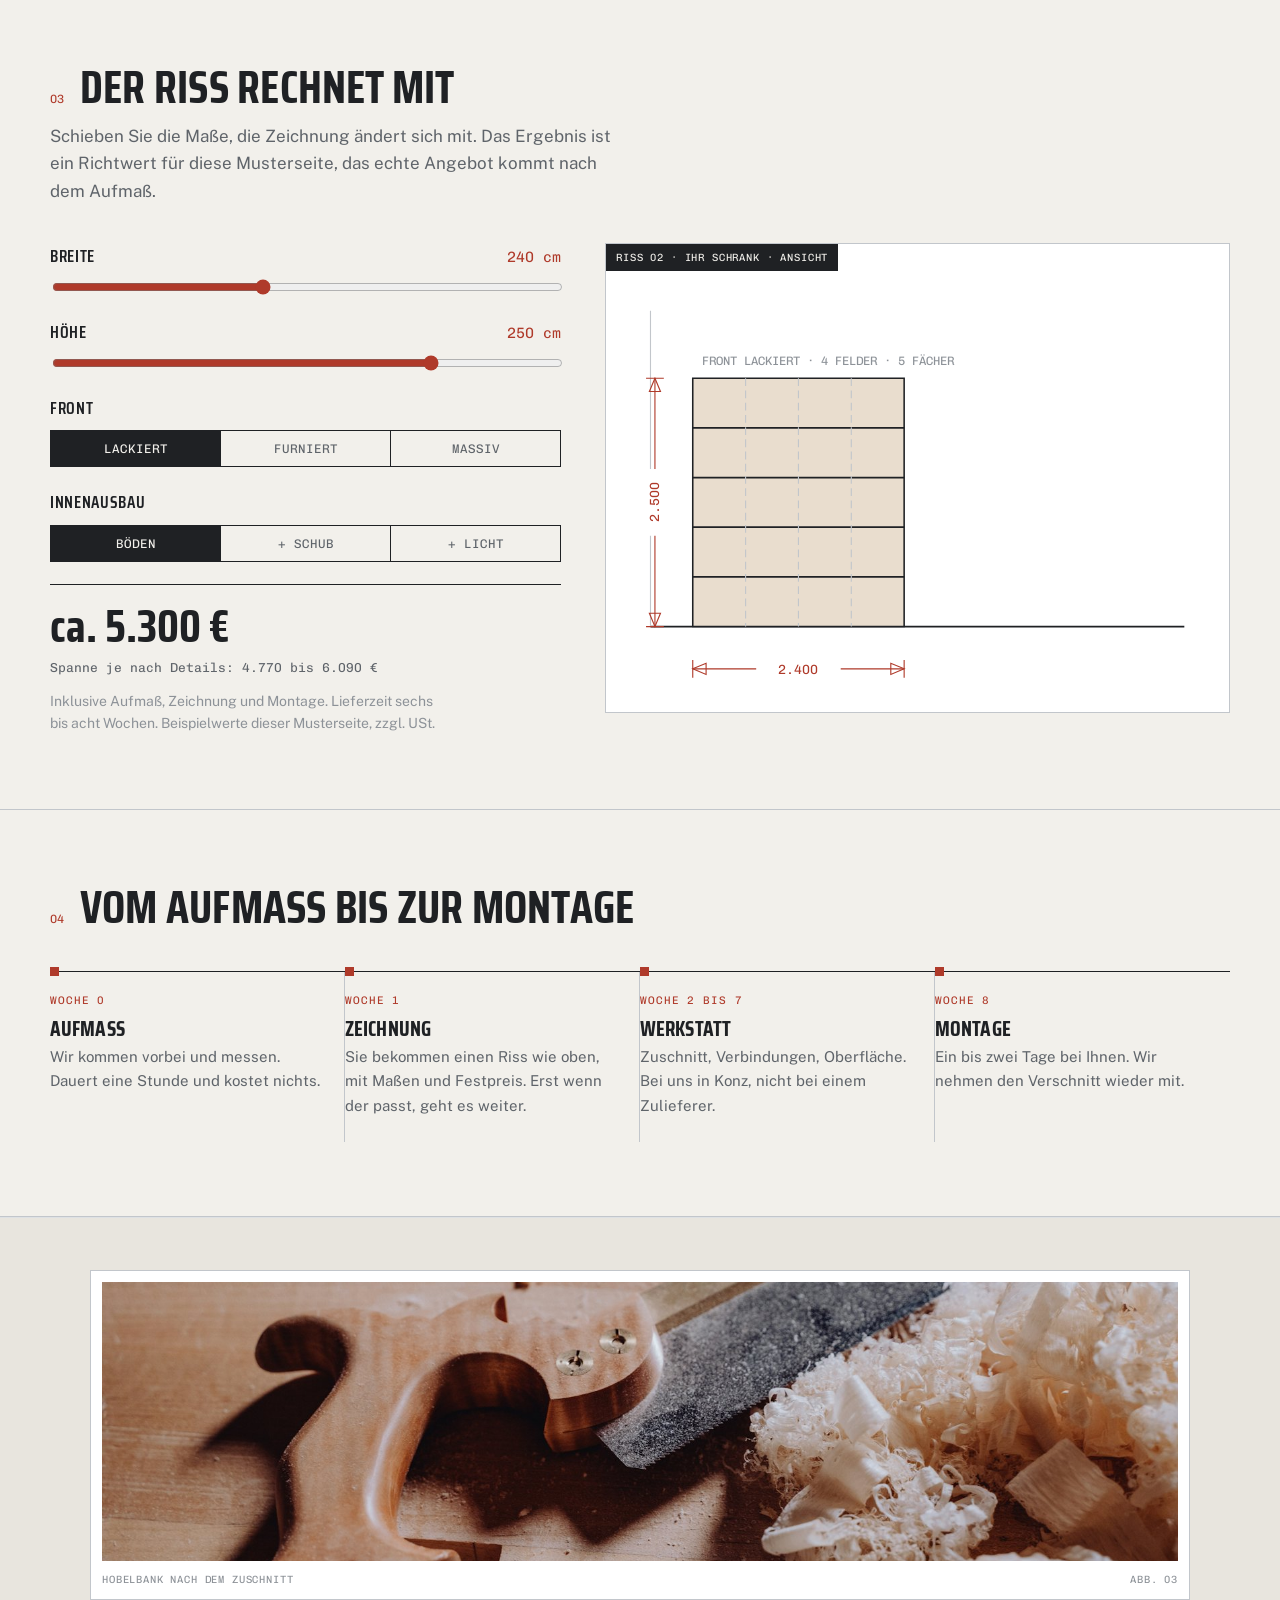
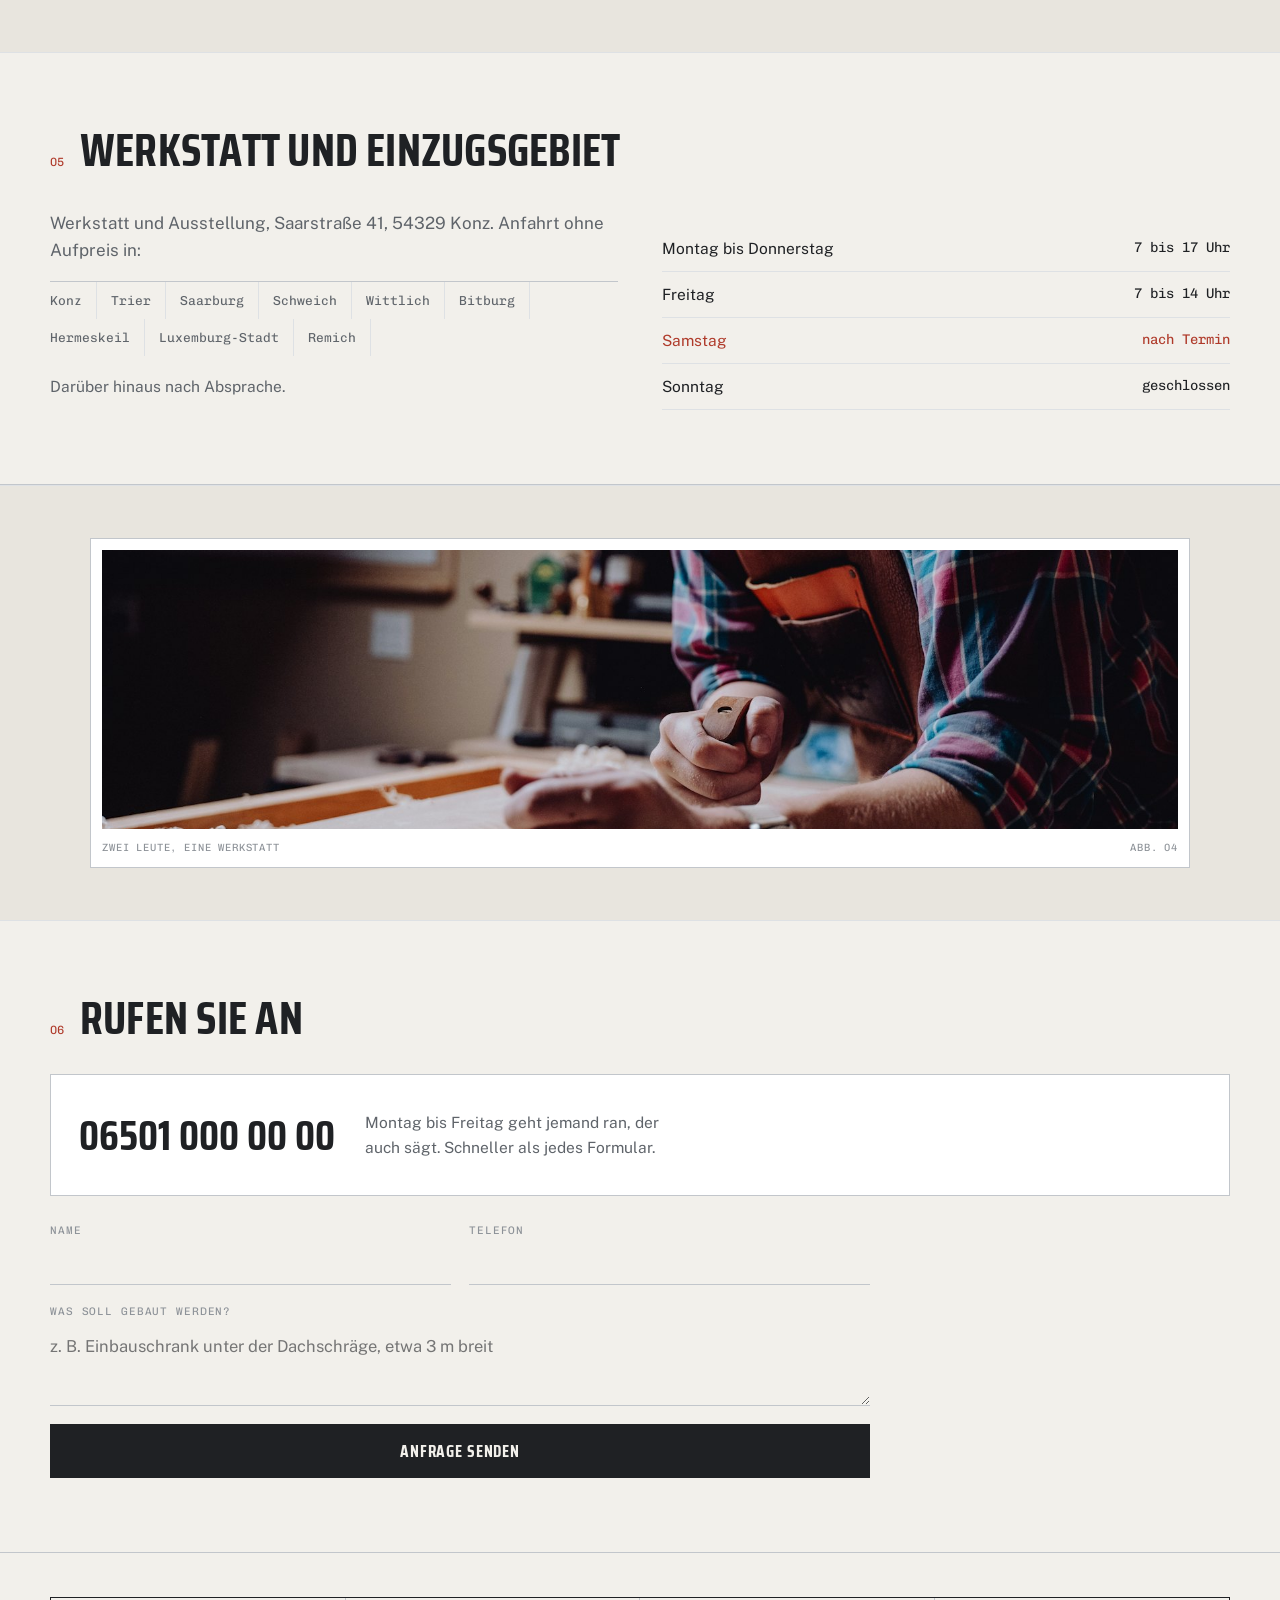
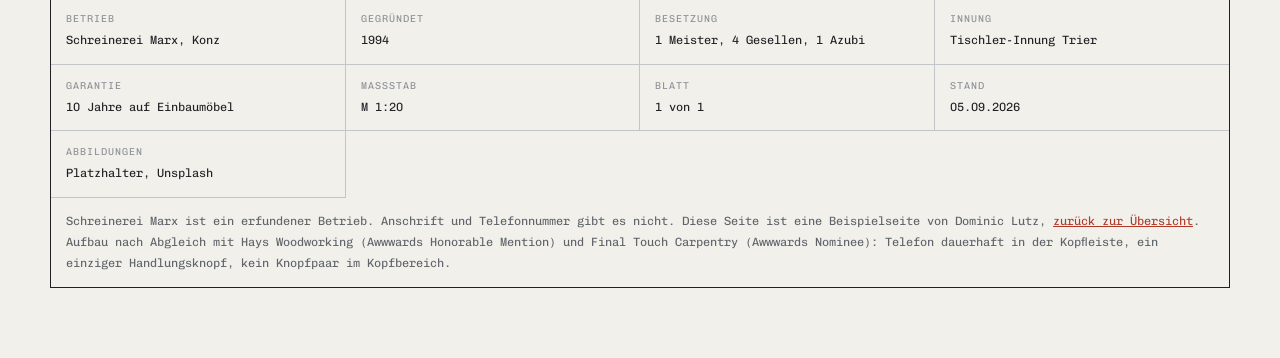
<file: beispiele/schreinerei/index.html>
<!doctype html>
<html lang="de">
<head>
<meta charset="utf-8">
<meta name="viewport" content="width=device-width,initial-scale=1">
<title>Schreinerei Marx, Beispielseite von Dominic Lutz</title>
<meta name="description" content="Beispielseite für einen Schreinerbetrieb: gezeichnete Werkstattseite mit Holzverbindungen, maßstäblichem Rechner und Schriftfeld. Der Betrieb ist erfunden.">
<!-- NICHT INDEXIEREN: Der Betrieb ist erfunden, samt Anschrift und
     Telefonnummer. Ein Suchtreffer auf ein Unternehmen, das es nicht
     gibt, waere irrefuehrend. Gilt auch nach dem Umzug auf die eigene
     Domain, dort bleibt diese Zeile stehen. -->
<meta name="robots" content="noindex,nofollow">
<meta name="theme-color" content="#F2F0EB" media="(prefers-color-scheme: light)">
<meta name="theme-color" content="#16181A" media="(prefers-color-scheme: dark)">
<link rel="preconnect" href="https://fonts.googleapis.com">
<link rel="preconnect" href="https://fonts.gstatic.com" crossorigin>
<link rel="stylesheet" href="https://fonts.googleapis.com/css2?family=Saira+Condensed:wght@500;600;700&family=Public+Sans:wght@400;500;600&family=Chivo+Mono:wght@400;500&display=swap">

<style>
/* ============================================================
   SCHREINEREI MARX, Beispielseite
   ------------------------------------------------------------
   LEITBILD: eine Werkstattzeichnung, kein Hochglanzprospekt.

   WARUM: Die beiden ausgezeichneten Schreiner-Seiten, gegen die
   abgeglichen wurde (Hays Woodworking, Awwwards Honorable Mention,
   und Final Touch Carpentry, Awwwards Nominee), sind reine
   Portfolios: 15 bis 17 Fotos, die Arbeit IST die Seite. Fuer einen
   erfundenen Betrieb gibt es keine eigenen Fotos. Gezeichnete Maserung
   als Foto-Ersatz sieht aus wie Ersatz.

   Deshalb hier der andere Weg: die Abwesenheit wird Absicht. Die
   Seite spricht die eigene Bildsprache des Handwerks, technische
   Zeichnung mit Massketten, Schnitten und Holzverbindungen. Das kann
   eine Fotoseite nicht, und es zeigt genau das Koennen, um das es
   geht. Unten rechts steht ein Schriftfeld, wie auf jeder echten
   Werkstattzeichnung.

   UEBERNOMMEN von den Vorbildern: Telefon dauerhaft in der
   Kopfleiste (ftcc), Held ohne Dachzeile und ohne Knopfpaar (Hays),
   genau ein Handlungsknopf.
   BEWUSST NICHT: Vollbild-Foto im Held (der Riss fuehrt, die Fotos
   kommen erst danach als Beleg), Dachzeile ueber
   der Ueberschrift (steht bei uns auf allen fuenf Beispielseiten und
   ist reine Gewohnheit).
   ============================================================ */

:root{
  --papier:#F2F0EB;
  --blatt:#FFFFFF;
  --blatt-2:#E8E5DE;
  --graphit:#1F2124;
  --gedaempft:#5F646A;
  --schwach:#8D9298;
  --riss:#C2C6CB;
  --riss-fein:#DEE1E4;
  --rot:#AF3A2A;
  --rot-fein:#F2E0DC;
  --holz:#9A6B3F;
  --holz-fein:#E9DDCE;
  color-scheme:light;
}
@media (prefers-color-scheme:dark){
  :root:not([data-theme="light"]){
    --papier:#16181A;
    --blatt:#1D2023;
    --blatt-2:#24282C;
    --graphit:#E9ECEE;
    --gedaempft:#A2A8AE;
    --schwach:#767C83;
    --riss:#3A4046;
    --riss-fein:#2A2F34;
    --rot:#E0705C;
    --rot-fein:#33201C;
    --holz:#C79761;
    --holz-fein:#2E2620;
    color-scheme:dark;
  }
}
:root[data-theme="dark"]{
  --papier:#16181A;
  --blatt:#1D2023;
  --blatt-2:#24282C;
  --graphit:#E9ECEE;
  --gedaempft:#A2A8AE;
  --schwach:#767C83;
  --riss:#3A4046;
  --riss-fein:#2A2F34;
  --rot:#E0705C;
  --rot-fein:#33201C;
  --holz:#C79761;
  --holz-fein:#2E2620;
  color-scheme:dark;
}

*{box-sizing:border-box;}
html{scroll-behavior:smooth; -webkit-text-size-adjust:100%;}
body{
  margin:0;
  background:var(--papier);
  color:var(--graphit);
  font-family:"Public Sans",-apple-system,"Segoe UI",sans-serif;
  font-size:16.5px;
  line-height:1.62;
  -webkit-font-smoothing:antialiased;
}
h1,h2,h3{
  font-family:"Saira Condensed","Arial Narrow",sans-serif;
  font-weight:700; margin:0; text-transform:uppercase;
  letter-spacing:.005em; line-height:1.02; text-wrap:balance;
}
p{margin:0;}
a{color:var(--rot);}
:focus-visible{outline:2px solid var(--rot); outline-offset:3px;}
button,input,textarea{font-family:inherit;}
@media (prefers-reduced-motion:reduce){html{scroll-behavior:auto;} *{animation:none!important; transition:none!important;}}

/* Masszahlen und alles, was auf einer Zeichnung beschriftet ist */
.mass{font-family:"Chivo Mono",ui-monospace,monospace; font-variant-numeric:tabular-nums;}
.blatt{max-width:1240px; margin:0 auto; padding:0 30px;}
@media (max-width:640px){.blatt{padding:0 18px;}}

/* ---------- Musterhinweis, bleibt auf allen Beispielseiten ---------- */
.muster{
  background:var(--graphit); color:var(--papier);
  font-family:"Chivo Mono",monospace; font-size:11.5px; letter-spacing:.06em;
  padding:9px 16px; text-align:center;
}
.muster a{color:var(--papier); text-underline-offset:3px;}

/* ---------- Kopfleiste: Telefon dauerhaft sichtbar ---------- */
.kopf{
  position:sticky; top:0; z-index:50; background:var(--papier);
  border-bottom:1px solid var(--riss);
}
.kopf-innen{
  max-width:1240px; margin:0 auto; padding:12px 30px;
  display:flex; align-items:center; gap:22px;
}
@media (max-width:640px){.kopf-innen{padding:10px 18px; gap:12px;}}
.marke{display:flex; align-items:center; gap:11px; text-decoration:none; color:var(--graphit);}
.marke svg{width:30px; height:30px; flex-shrink:0;}
.marke b{font-family:"Saira Condensed",sans-serif; font-weight:700; font-size:20px; text-transform:uppercase; letter-spacing:.02em;}
.marke span{font-family:"Chivo Mono",monospace; font-size:10px; color:var(--schwach); letter-spacing:.1em; display:block; margin-top:-3px;}
.kopf-nav{display:flex; gap:3px; margin-left:auto;}
.kopf-nav a{
  font-family:"Saira Condensed",sans-serif; font-weight:600; font-size:15.5px; text-transform:uppercase;
  letter-spacing:.04em; color:var(--gedaempft); text-decoration:none; padding:7px 11px;
}
.kopf-nav a:hover{color:var(--graphit);}
@media (max-width:900px){.kopf-nav{display:none;}}
.ruf{
  display:inline-flex; align-items:center; gap:9px; text-decoration:none;
  border:1.5px solid var(--graphit); color:var(--graphit);
  padding:8px 15px; font-family:"Chivo Mono",monospace; font-size:14px; white-space:nowrap;
  transition:background .15s ease, color .15s ease;
}
.ruf:hover{background:var(--graphit); color:var(--papier);}
.ruf svg{width:15px; height:15px;}
@media (max-width:900px){.kopf-nav{display:none;} .ruf{margin-left:auto;}}
@media (max-width:460px){.ruf span{display:none;}}
.themenwahl{display:inline-flex; border:1px solid var(--riss);}
.themenwahl button{
  border:0; background:transparent; color:var(--schwach); cursor:pointer;
  font-family:"Chivo Mono",monospace; font-size:10.5px; letter-spacing:.06em; padding:6px 8px;
}
.themenwahl button[aria-pressed="true"]{background:var(--graphit); color:var(--papier);}
@media (max-width:1080px){.themenwahl{display:none;}}

/* ---------- Held: Zeichnung statt Foto ---------- */
.held{padding:58px 0 40px; border-bottom:1px solid var(--riss);}
.held-raster{display:grid; grid-template-columns:minmax(0,0.85fr) minmax(0,1.15fr); gap:52px; align-items:center;}
@media (max-width:900px){.held-raster{grid-template-columns:1fr; gap:34px;}}
.held h1{font-size:clamp(42px,6.2vw,82px);}
.held h1 em{font-style:normal; color:var(--rot);}
.held p{margin-top:20px; max-width:40ch; color:var(--gedaempft); font-size:18px;}
.held .einzel{
  display:inline-flex; align-items:center; gap:10px; margin-top:28px;
  background:var(--graphit); color:var(--papier); text-decoration:none;
  padding:15px 26px; font-family:"Saira Condensed",sans-serif; font-weight:700;
  font-size:17px; text-transform:uppercase; letter-spacing:.05em;
}
.held .einzel:hover{background:var(--rot);}
.held-vermerk{
  margin-top:26px; font-family:"Chivo Mono",monospace; font-size:11.5px;
  color:var(--schwach); line-height:1.7; border-top:1px solid var(--riss-fein); padding-top:14px;
}

/* Zeichenflaeche */
.riss{background:var(--blatt); border:1px solid var(--riss); position:relative;}
.riss svg{display:block; width:100%; height:auto;}
.riss-schild{
  position:absolute; top:0; left:0; background:var(--graphit); color:var(--papier);
  font-family:"Chivo Mono",monospace; font-size:10.5px; letter-spacing:.08em; padding:5px 10px;
}
/* Linienarten der Zeichnung */
.l-voll{stroke:var(--graphit); stroke-width:1.6; fill:none;}
.l-fein{stroke:var(--riss); stroke-width:1; fill:none;}
.l-mass{stroke:var(--rot); stroke-width:1; fill:none;}
.l-strich{stroke:var(--riss); stroke-width:1; fill:none; stroke-dasharray:7 4;}
.f-holz{fill:var(--holz-fein); stroke:var(--graphit); stroke-width:1.4;}
.f-blatt{fill:var(--blatt);}
.t-mass{font-family:"Chivo Mono",monospace; font-size:12px; fill:var(--rot);}
.t-teil{font-family:"Chivo Mono",monospace; font-size:11px; fill:var(--schwach);}
@media (prefers-reduced-motion:no-preference){
  .zeichnen{stroke-dasharray:2400; stroke-dashoffset:2400; animation:reissen 1.5s ease forwards;}
  @keyframes reissen{to{stroke-dashoffset:0;}}
}

/* ---------- Abschnitte ---------- */
section{padding:74px 0; border-bottom:1px solid var(--riss);}
.kapitel{display:flex; align-items:baseline; gap:16px; margin-bottom:8px;}
.kapitel .nr{font-family:"Chivo Mono",monospace; font-size:12px; color:var(--rot);}
h2{font-size:clamp(30px,4vw,46px);}
.beisatz{color:var(--gedaempft); max-width:58ch; margin-top:12px; font-size:17px;}

/* ---------- Holzverbindungen ---------- */
.verbindungen{display:grid; grid-template-columns:repeat(3,1fr); gap:0; margin-top:40px; border:1px solid var(--riss); background:var(--blatt);}
@media (max-width:840px){.verbindungen{grid-template-columns:1fr;}}
.verbindung{padding:24px; border-right:1px solid var(--riss);}
.verbindung:last-child{border-right:0;}
@media (max-width:840px){.verbindung{border-right:0; border-bottom:1px solid var(--riss);} .verbindung:last-child{border-bottom:0;}}
.verbindung svg{width:100%; height:auto; display:block; margin-bottom:16px;}
.verbindung h3{font-size:23px;}
.verbindung .wo{font-family:"Chivo Mono",monospace; font-size:11px; color:var(--rot); letter-spacing:.06em; margin:6px 0 8px;}
.verbindung p{color:var(--gedaempft); font-size:15.5px;}

/* ---------- Werkverzeichnis statt Kartenraster ---------- */
.verzeichnis{margin-top:36px; border-top:1.5px solid var(--graphit);}
.werk{
  display:grid; grid-template-columns:64px 1fr 1.15fr auto; gap:26px; align-items:center;
  padding:20px 0; border-bottom:1px solid var(--riss);
}
@media (max-width:820px){.werk{grid-template-columns:52px 1fr; gap:16px;} .werk .beschr{grid-column:2;} .werk .spanne{grid-column:2; justify-self:start;}}
.werk svg{width:64px; height:52px; display:block;}
@media (max-width:820px){.werk svg{width:52px; height:44px;}}
.werk h3{font-size:24px;}
.werk .beschr{color:var(--gedaempft); font-size:15.5px;}
.werk .spanne{font-family:"Chivo Mono",monospace; font-size:13.5px; color:var(--graphit); white-space:nowrap;}

/* ---------- Rechner, der zeichnet ---------- */
.rechner{display:grid; grid-template-columns:minmax(0,0.9fr) minmax(0,1.1fr); gap:44px; margin-top:38px; align-items:start;}
@media (max-width:880px){.rechner{grid-template-columns:1fr; gap:28px;}}
.regler{display:flex; flex-direction:column; gap:6px; margin-bottom:22px;}
.regler-kopf{display:flex; justify-content:space-between; align-items:baseline;}
.regler-kopf label{font-family:"Saira Condensed",sans-serif; font-weight:600; font-size:17px; text-transform:uppercase; letter-spacing:.04em;}
.regler-kopf output{font-family:"Chivo Mono",monospace; font-size:15px; color:var(--rot);}
input[type="range"]{width:100%; accent-color:var(--rot);}
.wahl{display:flex; flex-direction:column; gap:8px; margin-bottom:22px;}
.wahl > span{font-family:"Saira Condensed",sans-serif; font-weight:600; font-size:17px; text-transform:uppercase; letter-spacing:.04em;}
.wahl-reihe{display:flex; gap:0; border:1px solid var(--graphit);}
.wahl-reihe button{
  flex:1; border:0; border-right:1px solid var(--graphit); background:transparent; color:var(--gedaempft);
  padding:10px 6px; cursor:pointer; font-family:"Chivo Mono",monospace; font-size:12.5px;
}
.wahl-reihe button:last-child{border-right:0;}
.wahl-reihe button[aria-pressed="true"]{background:var(--graphit); color:var(--papier);}
.summe{border-top:1.5px solid var(--graphit); padding-top:18px; margin-top:6px;}
.summe .zahl{font-family:"Saira Condensed",sans-serif; font-weight:700; font-size:46px; line-height:1; color:var(--graphit);}
.summe .spanne2{font-family:"Chivo Mono",monospace; font-size:13px; color:var(--gedaempft); margin-top:8px;}
.summe .vermerk{font-size:14px; color:var(--schwach); margin-top:12px; max-width:44ch;}

/* ---------- Ablauf als Zeitschiene ---------- */
.schiene{display:grid; grid-template-columns:repeat(4,1fr); margin-top:40px; border-top:1.5px solid var(--graphit);}
@media (max-width:820px){.schiene{grid-template-columns:1fr 1fr;}}
@media (max-width:480px){.schiene{grid-template-columns:1fr;}}
.takt{padding:20px 22px 24px 0; border-right:1px solid var(--riss); position:relative;}
.takt:last-child{border-right:0;}
.takt::before{content:""; position:absolute; top:-5px; left:0; width:9px; height:9px; background:var(--rot);}
.takt .woche{font-family:"Chivo Mono",monospace; font-size:11px; color:var(--rot); letter-spacing:.08em;}
.takt h3{font-size:21px; margin-top:8px;}
.takt p{color:var(--gedaempft); font-size:15px; margin-top:6px;}

/* ---------- Werkstatt ---------- */
.werkstatt{display:grid; grid-template-columns:1fr 1fr; gap:44px; margin-top:36px;}
@media (max-width:760px){.werkstatt{grid-template-columns:1fr; gap:28px;}}
.orte{display:flex; flex-wrap:wrap; gap:0; margin-top:16px; border-top:1px solid var(--riss);}
.orte span{
  font-family:"Chivo Mono",monospace; font-size:13px; padding:8px 14px 8px 0;
  color:var(--gedaempft); border-right:1px solid var(--riss-fein); margin-right:14px;
}
.zeiten{margin-top:16px; width:100%; border-collapse:collapse;}
.zeiten td{padding:10px 0; border-bottom:1px solid var(--riss-fein); font-size:15.5px;}
.zeiten td:last-child{text-align:right; font-family:"Chivo Mono",monospace; font-size:14px;}
.zeiten tr.heute td{color:var(--rot);}

/* ---------- Kontakt: Telefon vor Formular ---------- */
.anruf{
  display:flex; flex-wrap:wrap; align-items:center; gap:18px 30px; margin-top:32px;
  background:var(--blatt); border:1px solid var(--riss); padding:26px 28px;
}
.anruf .nummer{font-family:"Saira Condensed",sans-serif; font-weight:700; font-size:clamp(28px,3.6vw,42px); text-decoration:none; color:var(--graphit);}
.anruf .nummer:hover{color:var(--rot);}
.anruf .dazu{color:var(--gedaempft); font-size:15.5px; max-width:34ch;}
.formular{display:grid; grid-template-columns:1fr 1fr; gap:18px; margin-top:26px; max-width:820px;}
@media (max-width:640px){.formular{grid-template-columns:1fr;}}
.feld{display:flex; flex-direction:column; gap:6px;}
.feld.voll{grid-column:1/-1;}
.feld label{font-family:"Chivo Mono",monospace; font-size:11px; letter-spacing:.08em; color:var(--schwach); text-transform:uppercase;}
.feld input,.feld textarea{
  background:transparent; border:0; border-bottom:1.5px solid var(--riss);
  padding:9px 0; font-size:16.5px; color:var(--graphit); border-radius:0;
}
.feld input:focus,.feld textarea:focus{outline:none; border-bottom-color:var(--rot);}
.senden{
  justify-self:start; background:var(--graphit); color:var(--papier); border:0; cursor:pointer;
  padding:14px 28px; font-family:"Saira Condensed",sans-serif; font-weight:700; font-size:17px;
  text-transform:uppercase; letter-spacing:.05em;
}
.senden:hover{background:var(--rot);}
.meldung{
  position:fixed; left:50%; bottom:22px; transform:translate(-50%,18px);
  background:var(--graphit); color:var(--papier); padding:12px 20px;
  font-family:"Chivo Mono",monospace; font-size:12.5px; opacity:0; pointer-events:none;
  transition:opacity .25s, transform .25s; z-index:70; max-width:92vw; text-align:center;
}
.meldung.zeigen{opacity:1; transform:translate(-50%,0);}

/* ---------- Schriftfeld, wie auf einer Werkstattzeichnung ---------- */
.schriftfeld{border-bottom:0; padding:44px 0 70px;}
.feldtabelle{
  display:grid; grid-template-columns:repeat(4,1fr); border:1.5px solid var(--graphit);
  font-family:"Chivo Mono",monospace; font-size:12px;
}
@media (max-width:760px){.feldtabelle{grid-template-columns:1fr 1fr;}}
@media (max-width:420px){.feldtabelle{grid-template-columns:1fr;}}
.zelle{padding:13px 15px; border-right:1px solid var(--riss); border-bottom:1px solid var(--riss);}
.zelle:nth-child(4n){border-right:0;}
@media (max-width:760px){.zelle{border-right:1px solid var(--riss);} .zelle:nth-child(2n){border-right:0;}}
.zelle b{display:block; color:var(--schwach); font-weight:400; font-size:10px; letter-spacing:.1em; margin-bottom:4px;}
.zelle span{color:var(--graphit);}
.zelle.breit{grid-column:1/-1; border-right:0; border-bottom:0; color:var(--gedaempft); line-height:1.75;}
.zelle.breit a{color:var(--rot);}

/* ---------- Fotos als eingeklebte Abzuege ----------
   Die Seite ist ein Werkstattriss, deshalb liegen die Fotos darin wie
   ein aufgeklebter Abzug: Haarlinie aussen, Beschriftung in derselben
   Schrift wie die Masszahlen. Die Zeichnung bleibt der Hauptdarsteller,
   das Foto ist Beleg. */
.abzug{padding:52px 0; background:var(--blatt-2); border-top:1px solid var(--riss-fein); border-bottom:1px solid var(--riss-fein);}
.abzug-innen{max-width:1180px; margin:0 auto; padding:0 40px;}
.abzug figure{margin:0; background:var(--blatt); border:1px solid var(--riss); padding:11px;}
.abzug img{display:block; width:100%; height:clamp(210px,31vh,370px); object-fit:cover;}
.abzug figcaption{
  display:flex; justify-content:space-between; align-items:baseline; gap:16px; margin-top:10px;
  font-family:"Chivo Mono", ui-monospace, monospace; font-size:10.5px; letter-spacing:.08em;
  text-transform:uppercase; color:var(--schwach);
}
@media (max-width:760px){ .abzug-innen{padding:0 20px;} .abzug{padding:36px 0;} }
</style>
</head>
<body>

<div class="muster">BEISPIELSEITE &middot; DER BETRIEB IST ERFUNDEN &middot; <a href="/">Zurück zur Übersicht</a></div>

<header class="kopf">
  <div class="kopf-innen">
    <a href="#oben" class="marke">
      <svg viewBox="0 0 40 40" aria-hidden="true">
        <path class="l-voll" d="M4 30 L14 10 L26 10 L36 30 Z"/>
        <path class="l-fein" d="M14 10 L20 30 M26 10 L20 30"/>
      </svg>
      <span style="display:block"><b>Schreinerei Marx</b><span>MEISTERBETRIEB SEIT 1994</span></span>
    </a>
    <nav class="kopf-nav">
      <a href="#verbindungen">Verbindungen</a>
      <a href="#werke">Was wir bauen</a>
      <a href="#rechner">Richtpreis</a>
      <a href="#werkstatt">Werkstatt</a>
      <a href="#kontakt">Kontakt</a>
    </nav>
    <a class="ruf" href="tel:+4965010000000">
      <svg viewBox="0 0 24 24" fill="none" stroke="currentColor" stroke-width="2" aria-hidden="true"><path d="M22 16.9v3a2 2 0 0 1-2.2 2 19.8 19.8 0 0 1-8.6-3.1 19.5 19.5 0 0 1-6-6A19.8 19.8 0 0 1 2.1 4.2 2 2 0 0 1 4.1 2h3a2 2 0 0 1 2 1.7c.1 1 .3 1.9.6 2.8a2 2 0 0 1-.4 2.1L8 9.9a16 16 0 0 0 6 6l1.3-1.3a2 2 0 0 1 2.1-.4c.9.3 1.8.5 2.8.6a2 2 0 0 1 1.7 2Z"/></svg>
      <span>06501 000 00 00</span>
    </a>
    <div class="themenwahl" role="group" aria-label="Darstellung">
      <button type="button" data-thema="light" aria-pressed="false">HELL</button>
      <button type="button" data-thema="dark" aria-pressed="false">DUNKEL</button>
      <button type="button" data-thema="system" aria-pressed="true">AUTO</button>
    </div>
  </div>
</header>

<main id="oben">

<div class="held">
  <div class="blatt held-raster">
    <div>
      <h1>Möbel nach Maß.<br><em>Gezeichnet, gebaut, eingebaut.</em></h1>
      <p>Einbauschränke, Küchen, Türen und Treppen aus der eigenen Werkstatt in Konz. Vier Gesellen, ein Meister, kein Subunternehmer.</p>
      <a class="einzel" href="#kontakt">Angebot anfragen</a>
      <div class="held-vermerk">
        JEDES MÖBEL BEGINNT ALS RISS.<br>
        Erst die Zeichnung, dann das Holz, dann das Foto. In dieser
        Reihenfolge entsteht ein Möbel, und in dieser Reihenfolge
        steht es auf dieser Seite.
      </div>
    </div>
    <div class="riss">
      <span class="riss-schild">RISS 01 &middot; EINBAUSCHRANK UNTER DACHSCHRÄGE &middot; M 1:20</span>
      <svg viewBox="0 0 500 440" role="img" aria-label="Technische Zeichnung eines Einbauschranks unter einer Dachschräge von 38 Grad, in drei Stufen der Schräge folgend, mit Maßketten">
        <g class="l-fein" opacity=".5">
          <path d="M60 90 H470 M60 140 H470 M60 190 H470 M60 240 H470 M60 290 H470"/>
          <path d="M110 60 V360 M160 60 V360 M210 60 V360 M260 60 V360 M310 60 V360 M360 60 V360 M410 60 V360"/>
        </g>
        <!-- Boden, Wand, Dachschraege -->
        <path class="l-voll" d="M60 360 H470"/>
        <path class="l-voll" d="M60 360 V60"/>
        <path class="l-voll zeichnen" d="M60 60 L444 360"/>
        <text class="t-teil" x="240" y="224">DACHSCHRÄGE 38°</text>
        <!-- Korpus, folgt der Schraege in drei Stufen -->
        <path class="f-holz" d="M110 360 V173 H205 V248 H300 V326 H400 V360 Z"/>
        <!-- Fachboeden -->
        <path class="l-voll" d="M110 235 H205 M110 298 H205 M205 304 H300"/>
        <!-- Schubkaesten in der niedrigsten Stufe -->
        <path class="l-voll" d="M300 337 H400 M300 348 H400"/>
        <path class="l-fein" d="M341 331 H359 M341 342 H359 M341 354 H359"/>
        <!-- Fuge in der hohen Stufe -->
        <path class="l-strich" d="M157 173 V360"/>
        <!-- Masskette Breite -->
        <path class="l-mass" d="M110 396 H400 M110 388 V404 M400 388 V404"/>
        <path class="l-mass" fill="var(--rot)" d="M110 396 l12 -5 v10 Z M400 396 l-12 -5 v10 Z"/>
        <rect x="220" y="384" width="70" height="24" class="f-blatt" stroke="none"/>
        <text class="t-mass" x="255" y="401" text-anchor="middle">2 900</text>
        <!-- Masskette Hoehe der hohen Stufe -->
        <path class="l-mass" d="M76 173 V360 M68 173 H84 M68 360 H84"/>
        <path class="l-mass" fill="var(--rot)" d="M76 173 l-5 12 h10 Z M76 360 l-5 -12 h10 Z"/>
        <rect x="62" y="238" width="28" height="58" class="f-blatt" stroke="none"/>
        <text class="t-mass" x="76" y="267" text-anchor="middle" dy="4" transform="rotate(-90 76 267)">1 870</text>
        <!-- Beschriftungen -->
        <text class="t-teil" x="157" y="200" text-anchor="middle">FRONT</text>
        <text class="t-teil" x="252" y="278" text-anchor="middle">FACHBÖDEN</text>
        <text class="t-teil" x="350" y="318" text-anchor="middle">SCHUBKÄSTEN</text>
      </svg>
    </div>
  </div>
</div>

<div class="abzug">
  <div class="abzug-innen">
    <figure>
      <img src="bilder/s_werkzeug.jpg" alt="Wand mit alten Handhobeln und Sägen in der Werkstatt" loading="lazy" width="1600" height="1067">
      <figcaption><span>Werkzeugwand, Werkstatt Niedermühle</span><span>Abb. 01</span></figcaption>
    </figure>
  </div>
</div>

<section id="verbindungen">
  <div class="blatt">
    <div class="kapitel"><span class="nr">01</span><h2>Woran man einen Schreiner erkennt</h2></div>
    <p class="beisatz">Nicht an der Front, die sieht überall gleich aus. An der Verbindung dahinter. Drei, die wir von Hand oder auf der Fräse machen, je nachdem wo sie sitzt.</p>
    <div class="verbindungen">

      <div class="verbindung">
        <svg viewBox="0 0 260 150" role="img" aria-label="Zeichnung einer Zinkenverbindung">
          <path class="f-holz" d="M30 30 H120 V50 H140 V70 H120 V90 H140 V110 H120 V130 H30 Z"/>
          <path class="f-holz" d="M230 30 H140 V50 H120 V70 H140 V90 H120 V110 H140 V130 H230 Z" opacity=".55"/>
          <path class="l-fein" d="M130 20 V140"/>
          <text class="t-teil" x="130" y="14" text-anchor="middle">FUGE</text>
        </svg>
        <h3>Zinken</h3>
        <div class="wo">SCHUBKASTEN, KORPUSECKE</div>
        <p>Verkeilt sich gegen den Zug. Deshalb sitzt sie da, wo täglich gezogen wird. Hält ohne Schraube und ohne Leim, wenn es sein muss.</p>
      </div>

      <div class="verbindung">
        <svg viewBox="0 0 260 150" role="img" aria-label="Zeichnung einer Zapfenverbindung">
          <path class="f-holz" d="M30 46 H150 V66 H196 V96 H150 V116 H30 Z"/>
          <path class="f-holz" d="M196 20 H236 V140 H196 Z" opacity=".55"/>
          <path class="l-strich" d="M196 66 H236 M196 96 H236"/>
          <text class="t-teil" x="216" y="14" text-anchor="middle">ZAPFENLOCH</text>
        </svg>
        <h3>Zapfen</h3>
        <div class="wo">TÜRRAHMEN, TISCHGESTELL</div>
        <p>Nimmt die Last aus dem Rahmen auf und gibt sie ins Bein. Wo ein Rahmen sich verziehen könnte, sitzt ein Zapfen.</p>
      </div>

      <div class="verbindung">
        <svg viewBox="0 0 260 150" role="img" aria-label="Zeichnung einer Gratverbindung">
          <path class="f-holz" d="M30 40 H230 V70 H30 Z"/>
          <path class="l-voll" d="M96 70 L106 100 H154 L164 70"/>
          <path class="f-holz" d="M96 100 L106 130 H154 L164 100 Z" opacity=".55"/>
          <path class="l-strich" d="M96 70 V100 M164 70 V100"/>
          <text class="t-teil" x="130" y="146" text-anchor="middle">EINGESCHOBEN</text>
        </svg>
        <h3>Grat</h3>
        <div class="wo">FACHBODEN, TREPPENWANGE</div>
        <p>Wird eingeschoben und hält von selbst. Zieht das Holz beim Arbeiten zusammen statt es aufzureißen. Deshalb tragen so die Böden.</p>
      </div>

    </div>
  </div>
</section>

<section id="werke">
  <div class="blatt">
    <div class="kapitel"><span class="nr">02</span><h2>Was wir bauen</h2></div>
    <p class="beisatz">Aufmaß bei Ihnen, Zeichnung zum Freigeben, Bau in der Werkstatt, Montage. Ohne Subunternehmer.</p>
    <div class="verzeichnis">

      <div class="werk">
        <svg viewBox="0 0 80 66" aria-hidden="true">
          <path class="l-voll" d="M8 58 V20 L48 20 V58 Z"/><path class="l-fein" d="M8 34 H48 M28 20 V58"/>
          <path class="l-voll" d="M48 58 V32 L72 32 V58 Z"/><path class="l-fein" d="M48 45 H72"/>
        </svg>
        <h3>Einbauschränke</h3>
        <div class="beschr">Dachschräge, Nische, Flur. Jeder Zentimeter genutzt, Fronten lackiert, furniert oder massiv.</div>
        <div class="spanne">ab 1.900 €</div>
      </div>

      <div class="werk">
        <svg viewBox="0 0 80 66" aria-hidden="true">
          <path class="l-voll" d="M6 30 H74 V40 H6 Z"/><path class="l-voll" d="M10 40 V60 H70 V40"/>
          <path class="l-fein" d="M30 40 V60 M50 40 V60 M10 50 H70"/>
          <path class="l-fein" d="M18 22 H30 M46 22 H62"/>
        </svg>
        <h3>Küchen</h3>
        <div class="beschr">Massivholz oder lackiert, Arbeitsplatte nach Maß. Auch Aufarbeitung einer vorhandenen Küche.</div>
        <div class="spanne">ab 6.500 €</div>
      </div>

      <div class="werk">
        <svg viewBox="0 0 80 66" aria-hidden="true">
          <path class="l-voll" d="M18 8 H62 V60 H18 Z"/><path class="l-fein" d="M26 16 H54 V36 H26 Z M26 42 H54 V54 H26 Z"/>
          <circle cx="24" cy="34" r="2.4" class="l-voll"/>
        </svg>
        <h3>Türen und Fenster</h3>
        <div class="beschr">Innentüren, Haustüren, und die Reparatur alter Holzfenster statt Austausch.</div>
        <div class="spanne">ab 780 €</div>
      </div>

      <div class="werk">
        <svg viewBox="0 0 80 66" aria-hidden="true">
          <path class="l-voll" d="M8 60 H24 V48 H40 V36 H56 V24 H72 V12"/>
          <path class="l-fein" d="M24 60 V48 M40 48 V36 M56 36 V24 M72 24 V12"/>
          <path class="l-strich" d="M8 60 L72 12"/>
        </svg>
        <h3>Treppen und Böden</h3>
        <div class="beschr">Massivholztreppen, Treppenrenovierung, Dielen und Parkett verlegt und geschliffen.</div>
        <div class="spanne">ab 3.400 €</div>
      </div>

    </div>
  </div>
</section>

<div class="abzug">
  <div class="abzug-innen">
    <figure>
      <img src="bilder/s_stapel.jpg" alt="Gestapelte, sägerauhe Eichenbretter von der Stirnseite" loading="lazy" width="1600" height="1067">
      <figcaption><span>Eiche, sägerau, luftgetrocknet</span><span>Abb. 02</span></figcaption>
    </figure>
  </div>
</div>

<section id="rechner">
  <div class="blatt">
    <div class="kapitel"><span class="nr">03</span><h2>Der Riss rechnet mit</h2></div>
    <p class="beisatz">Schieben Sie die Maße, die Zeichnung ändert sich mit. Das Ergebnis ist ein Richtwert für diese Musterseite, das echte Angebot kommt nach dem Aufmaß.</p>
    <div class="rechner">
      <div>
        <div class="regler">
          <div class="regler-kopf"><label for="breite">Breite</label><output id="breiteAus" class="mass">240 cm</output></div>
          <input type="range" id="breite" min="60" max="500" step="10" value="240">
        </div>
        <div class="regler">
          <div class="regler-kopf"><label for="hoehe">Höhe</label><output id="hoeheAus" class="mass">250 cm</output></div>
          <input type="range" id="hoehe" min="100" max="300" step="10" value="250">
        </div>
        <div class="wahl">
          <span>Front</span>
          <div class="wahl-reihe" id="front" role="group" aria-label="Front">
            <button type="button" data-f="1" aria-pressed="true">LACKIERT</button>
            <button type="button" data-f="1.25" aria-pressed="false">FURNIERT</button>
            <button type="button" data-f="1.6" aria-pressed="false">MASSIV</button>
          </div>
        </div>
        <div class="wahl">
          <span>Innenausbau</span>
          <div class="wahl-reihe" id="innen" role="group" aria-label="Innenausbau">
            <button type="button" data-a="0" aria-pressed="true">BÖDEN</button>
            <button type="button" data-a="180" aria-pressed="false">+ SCHUB</button>
            <button type="button" data-a="420" aria-pressed="false">+ LICHT</button>
          </div>
        </div>
        <div class="summe">
          <div class="zahl mass" id="preis">ca. 4.150 €</div>
          <div class="spanne2" id="spanne"></div>
          <p class="vermerk">Inklusive Aufmaß, Zeichnung und Montage. Lieferzeit sechs bis acht Wochen. Beispielwerte dieser Musterseite, zzgl. USt.</p>
        </div>
      </div>
      <div class="riss">
        <span class="riss-schild">RISS 02 &middot; IHR SCHRANK &middot; ANSICHT</span>
        <svg id="rechnerRiss" viewBox="0 0 560 420" role="img" aria-label="Maßstäbliche Ansicht des eingestellten Schranks"></svg>
      </div>
    </div>
  </div>
</section>

<section id="ablauf">
  <div class="blatt">
    <div class="kapitel"><span class="nr">04</span><h2>Vom Aufmaß bis zur Montage</h2></div>
    <div class="schiene">
      <div class="takt"><div class="woche">WOCHE 0</div><h3>Aufmaß</h3><p>Wir kommen vorbei und messen. Dauert eine Stunde und kostet nichts.</p></div>
      <div class="takt"><div class="woche">WOCHE 1</div><h3>Zeichnung</h3><p>Sie bekommen einen Riss wie oben, mit Maßen und Festpreis. Erst wenn der passt, geht es weiter.</p></div>
      <div class="takt"><div class="woche">WOCHE 2 BIS 7</div><h3>Werkstatt</h3><p>Zuschnitt, Verbindungen, Oberfläche. Bei uns in Konz, nicht bei einem Zulieferer.</p></div>
      <div class="takt"><div class="woche">WOCHE 8</div><h3>Montage</h3><p>Ein bis zwei Tage bei Ihnen. Wir nehmen den Verschnitt wieder mit.</p></div>
    </div>
  </div>
</section>

<div class="abzug">
  <div class="abzug-innen">
    <figure>
      <img src="bilder/s_spaene.jpg" alt="Handsäge und Hobelspäne auf der Hobelbank" loading="lazy" width="1600" height="1067">
      <figcaption><span>Hobelbank nach dem Zuschnitt</span><span>Abb. 03</span></figcaption>
    </figure>
  </div>
</div>

<section id="werkstatt">
  <div class="blatt">
    <div class="kapitel"><span class="nr">05</span><h2>Werkstatt und Einzugsgebiet</h2></div>
    <div class="werkstatt">
      <div>
        <p class="beisatz" style="margin-top:0">Werkstatt und Ausstellung, Saarstraße 41, 54329 Konz. Anfahrt ohne Aufpreis in:</p>
        <div class="orte">
          <span>Konz</span><span>Trier</span><span>Saarburg</span><span>Schweich</span>
          <span>Wittlich</span><span>Bitburg</span><span>Hermeskeil</span><span>Luxemburg-Stadt</span><span>Remich</span>
        </div>
        <p style="margin-top:18px; color:var(--gedaempft); font-size:15.5px;">Darüber hinaus nach Absprache.</p>
      </div>
      <div>
        <table class="zeiten" id="zeiten">
          <tr data-tag="1"><td>Montag bis Donnerstag</td><td>7 bis 17 Uhr</td></tr>
          <tr data-tag="5"><td>Freitag</td><td>7 bis 14 Uhr</td></tr>
          <tr data-tag="6"><td>Samstag</td><td>nach Termin</td></tr>
          <tr data-tag="0"><td>Sonntag</td><td>geschlossen</td></tr>
        </table>
      </div>
    </div>
  </div>
</section>

<div class="abzug">
  <div class="abzug-innen">
    <figure>
      <img src="bilder/s_arbeit.jpg" alt="Schreiner in Lederschürze bei der Arbeit an der Hobelbank" loading="lazy" width="1600" height="1067">
      <figcaption><span>Zwei Leute, eine Werkstatt</span><span>Abb. 04</span></figcaption>
    </figure>
  </div>
</div>

<section id="kontakt">
  <div class="blatt">
    <div class="kapitel"><span class="nr">06</span><h2>Rufen Sie an</h2></div>
    <div class="anruf">
      <a class="nummer" href="tel:+4965010000000">06501 000 00 00</a>
      <p class="dazu">Montag bis Freitag geht jemand ran, der auch sägt. Schneller als jedes Formular.</p>
    </div>
    <form class="formular" id="anfrage" novalidate>
      <div class="feld"><label for="k-name">Name</label><input id="k-name" type="text" autocomplete="name"></div>
      <div class="feld"><label for="k-tel">Telefon</label><input id="k-tel" type="tel" autocomplete="tel"></div>
      <div class="feld voll"><label for="k-was">Was soll gebaut werden?</label><textarea id="k-was" rows="3" placeholder="z. B. Einbauschrank unter der Dachschräge, etwa 3 m breit"></textarea></div>
      <div class="feld voll"><button type="submit" class="senden">Anfrage senden</button></div>
    </form>
  </div>
</section>

<section class="schriftfeld">
  <div class="blatt">
    <div class="feldtabelle">
      <div class="zelle"><b>BETRIEB</b><span>Schreinerei Marx, Konz</span></div>
      <div class="zelle"><b>GEGRÜNDET</b><span>1994</span></div>
      <div class="zelle"><b>BESETZUNG</b><span>1 Meister, 4 Gesellen, 1 Azubi</span></div>
      <div class="zelle"><b>INNUNG</b><span>Tischler-Innung Trier</span></div>
      <div class="zelle"><b>GARANTIE</b><span>10 Jahre auf Einbaumöbel</span></div>
      <div class="zelle"><b>MASSSTAB</b><span>M 1:20</span></div>
      <div class="zelle"><b>BLATT</b><span>1 von 1</span></div>
      <div class="zelle"><b>STAND</b><span>05.09.2026</span></div>
      <div class="zelle"><b>ABBILDUNGEN</b><span>Platzhalter, Unsplash</span></div>
      <div class="zelle breit">
        Schreinerei Marx ist ein erfundener Betrieb. Anschrift und Telefonnummer gibt es nicht.
        Diese Seite ist eine Beispielseite von Dominic Lutz, <a href="/">zurück zur Übersicht</a>.
        Aufbau nach Abgleich mit Hays Woodworking (Awwwards Honorable Mention) und
        Final Touch Carpentry (Awwwards Nominee): Telefon dauerhaft in der Kopfleiste,
        ein einziger Handlungsknopf, kein Knopfpaar im Kopfbereich.
      </div>
    </div>
  </div>
</section>

</main>
<div class="meldung" id="meldung" role="status"></div>

<script>
(function(){
  var sparsam = window.matchMedia('(prefers-reduced-motion: reduce)').matches;

  /* ---------- Darstellung ---------- */
  var wurzel = document.documentElement, gemerkt = null;
  try { gemerkt = localStorage.getItem('marx-thema'); } catch(e){}
  if (gemerkt === 'light' || gemerkt === 'dark') wurzel.setAttribute('data-theme', gemerkt);
  function gedrueckt(w){
    document.querySelectorAll('[data-thema]').forEach(function(b){
      b.setAttribute('aria-pressed', b.getAttribute('data-thema') === w ? 'true' : 'false');
    });
  }
  gedrueckt(gemerkt || 'system');
  document.querySelectorAll('[data-thema]').forEach(function(b){
    b.addEventListener('click', function(){
      var w = b.getAttribute('data-thema');
      if (w === 'system') wurzel.removeAttribute('data-theme'); else wurzel.setAttribute('data-theme', w);
      try { localStorage.setItem('marx-thema', w); } catch(e){}
      gedrueckt(w);
      zeichneRiss();
    });
  });

  /* ---------- Meldung ---------- */
  var meldung = document.getElementById('meldung');
  function melden(t){
    meldung.textContent = t; meldung.classList.add('zeigen');
    setTimeout(function(){ meldung.classList.remove('zeigen'); }, 3400);
  }
  document.getElementById('anfrage').addEventListener('submit', function(e){
    e.preventDefault();
    melden('Beispielseite: hier ginge die Anfrage jetzt per E-Mail raus.');
  });

  /* ---------- Heutiger Tag in den Zeiten ---------- */
  var t = new Date().getDay(), schluessel = (t >= 1 && t <= 4) ? '1' : String(t);
  var zeile = document.querySelector('#zeiten tr[data-tag="' + schluessel + '"]');
  if (zeile) zeile.classList.add('heute');

  /* ============================================================
     DER RECHNER ZEICHNET
     Kein Zahlenfeld, das sich aendert, sondern eine massstaebliche
     Ansicht: der Schrank wird breiter, hoeher, bekommt Schubkaesten,
     und die Massketten wandern mit. Das ist der Teil, den eine
     Fotoseite nicht haben kann.
     ============================================================ */
  var svgRaum = 'http://www.w3.org/2000/svg';
  var riss = document.getElementById('rechnerRiss');
  var eBreite = document.getElementById('breite'), eHoehe = document.getElementById('hoehe');
  var front = 1, aufpreis = 0;

  function el(name, werte){
    var k = document.createElementNS(svgRaum, name);
    for (var s in werte) k.setAttribute(s, werte[s]);
    return k;
  }
  function text(x, y, inhalt, klasse, anker){
    var k = el('text', {x:x, y:y, class:klasse});
    if (anker) k.setAttribute('text-anchor', anker);
    k.textContent = inhalt;
    return k;
  }

  function zeichneRiss(){
    var b = parseInt(eBreite.value, 10), h = parseInt(eHoehe.value, 10);
    var schub = aufpreis > 0, licht = aufpreis >= 420;

    // Zeichenfeld, in dem der Schrank Platz haben muss
    var X0 = 78, Y1 = 344, MAXB = 396, MAXH = 268;
    var faktor = Math.min(MAXB / 500, MAXH / 300);
    var pb = b * faktor * (500 / 500), ph = h * faktor;
    pb = b / 500 * MAXB; ph = h / 300 * MAXH;
    var Y0 = Y1 - ph, X1 = X0 + pb;

    while (riss.firstChild) riss.removeChild(riss.firstChild);

    // Boden und Wand
    riss.appendChild(el('path', {class:'l-voll', d:'M40 ' + Y1 + ' H520'}));
    riss.appendChild(el('path', {class:'l-fein', d:'M40 ' + Y1 + ' V60'}));

    // Korpus
    riss.appendChild(el('path', {class:'f-holz',
      d:'M' + X0 + ' ' + Y1 + ' V' + Y0 + ' H' + X1 + ' V' + Y1 + ' Z'}));

    // Fachboeden, Anzahl haengt an der Hoehe
    var boeden = Math.max(2, Math.round(h / 55));
    for (var i = 1; i < boeden; i++){
      var y = Y0 + (ph / boeden) * i;
      riss.appendChild(el('path', {class:'l-voll', d:'M' + X0 + ' ' + y + ' H' + X1}));
    }
    // Senkrechte Fugen, alle 60 cm ein Feld
    var felder = Math.max(1, Math.round(b / 60));
    for (var j = 1; j < felder; j++){
      var x = X0 + (pb / felder) * j;
      riss.appendChild(el('path', {class:'l-strich', d:'M' + x + ' ' + Y0 + ' V' + Y1}));
    }
    // Schubkaesten im untersten Fach
    if (schub){
      var yS = Y1 - (ph / boeden);
      for (var s = 1; s <= 3; s++){
        var ys = yS + ((Y1 - yS) / 3) * s;
        if (s < 3) riss.appendChild(el('path', {class:'l-voll', d:'M' + X0 + ' ' + ys + ' H' + X1}));
      }
      for (var g = 0; g < 3; g++){
        var mitteY = yS + ((Y1 - yS) / 3) * (g + 0.5);
        riss.appendChild(el('path', {class:'l-fein',
          d:'M' + (X0 + pb/2 - 14) + ' ' + mitteY + ' H' + (X0 + pb/2 + 14)}));
      }
    }
    // Beleuchtung als Strahlen unter dem obersten Boden
    if (licht){
      var yL = Y0 + (ph / boeden);
      for (var l = 0; l < 5; l++){
        var xl = X0 + (pb / 6) * (l + 1);
        riss.appendChild(el('path', {class:'l-mass', d:'M' + xl + ' ' + (yL + 3) + ' v14'}));
      }
      riss.appendChild(text(X1 + 10, yL + 14, 'LED', 't-teil'));
    }

    // Masskette Breite
    var yM = Y1 + 38;
    riss.appendChild(el('path', {class:'l-mass', d:'M' + X0 + ' ' + yM + ' H' + X1 + ' M' + X0 + ' ' + (yM-8) + ' v16 M' + X1 + ' ' + (yM-8) + ' v16'}));
    riss.appendChild(el('path', {class:'l-mass', fill:'var(--rot)', d:'M' + X0 + ' ' + yM + ' l12 -5 v10 Z M' + X1 + ' ' + yM + ' l-12 -5 v10 Z'}));
    riss.appendChild(el('rect', {x:(X0+X1)/2 - 38, y:yM - 13, width:76, height:26, class:'f-blatt', stroke:'none'}));
    riss.appendChild(text((X0+X1)/2, yM + 5, (b * 10).toLocaleString('de-DE'), 't-mass', 'middle'));

    // Masskette Hoehe
    var xM = X0 - 34;
    riss.appendChild(el('path', {class:'l-mass', d:'M' + xM + ' ' + Y0 + ' V' + Y1 + ' M' + (xM-8) + ' ' + Y0 + ' h16 M' + (xM-8) + ' ' + Y1 + ' h16'}));
    riss.appendChild(el('path', {class:'l-mass', fill:'var(--rot)', d:'M' + xM + ' ' + Y0 + ' l-5 12 h10 Z M' + xM + ' ' + Y1 + ' l-5 -12 h10 Z'}));
    riss.appendChild(el('rect', {x:xM - 14, y:(Y0+Y1)/2 - 30, width:28, height:60, class:'f-blatt', stroke:'none'}));
    var th = text(xM, (Y0+Y1)/2, (h * 10).toLocaleString('de-DE'), 't-mass', 'middle');
    th.setAttribute('transform', 'rotate(-90 ' + xM + ' ' + ((Y0+Y1)/2) + ')');
    th.setAttribute('dy', '4');
    riss.appendChild(th);

    // Beschriftung Front
    var frontName = front === 1 ? 'FRONT LACKIERT' : (front === 1.25 ? 'FRONT FURNIERT' : 'FRONT MASSIV');
    riss.appendChild(text(X0 + 8, Y0 - 12, frontName + ' · ' + felder + ' FELDER · ' + boeden + ' FÄCHER', 't-teil'));
  }

  function rechnen(){
    var b = parseInt(eBreite.value, 10), h = parseInt(eHoehe.value, 10);
    document.getElementById('breiteAus').textContent = b + ' cm';
    document.getElementById('hoeheAus').textContent = h + ' cm';
    var flaeche = (b / 100) * (h / 100);
    var grund = 380 + flaeche * 720 * front;
    var innen = aufpreis * Math.max(1, Math.round(b / 100));
    var montage = 240 + flaeche * 60;
    var gesamt = grund + innen + montage;
    function r(n){ return Math.round(n / 10) * 10; }
    document.getElementById('preis').textContent = 'ca. ' + r(gesamt).toLocaleString('de-DE') + ' €';
    document.getElementById('spanne').textContent =
      'Spanne je nach Details: ' + r(gesamt * 0.9).toLocaleString('de-DE') +
      ' bis ' + r(gesamt * 1.15).toLocaleString('de-DE') + ' €';
    zeichneRiss();
  }

  function reihe(id, beim){
    var g = document.getElementById(id);
    g.querySelectorAll('button').forEach(function(b){
      b.addEventListener('click', function(){
        g.querySelectorAll('button').forEach(function(x){ x.setAttribute('aria-pressed', x === b ? 'true' : 'false'); });
        beim(b); rechnen();
      });
    });
  }
  reihe('front', function(b){ front = parseFloat(b.getAttribute('data-f')); });
  reihe('innen', function(b){ aufpreis = parseFloat(b.getAttribute('data-a')); });
  eBreite.addEventListener('input', rechnen);
  eHoehe.addEventListener('input', rechnen);
  rechnen();
})();
</script>

</body>
</html>
</file>
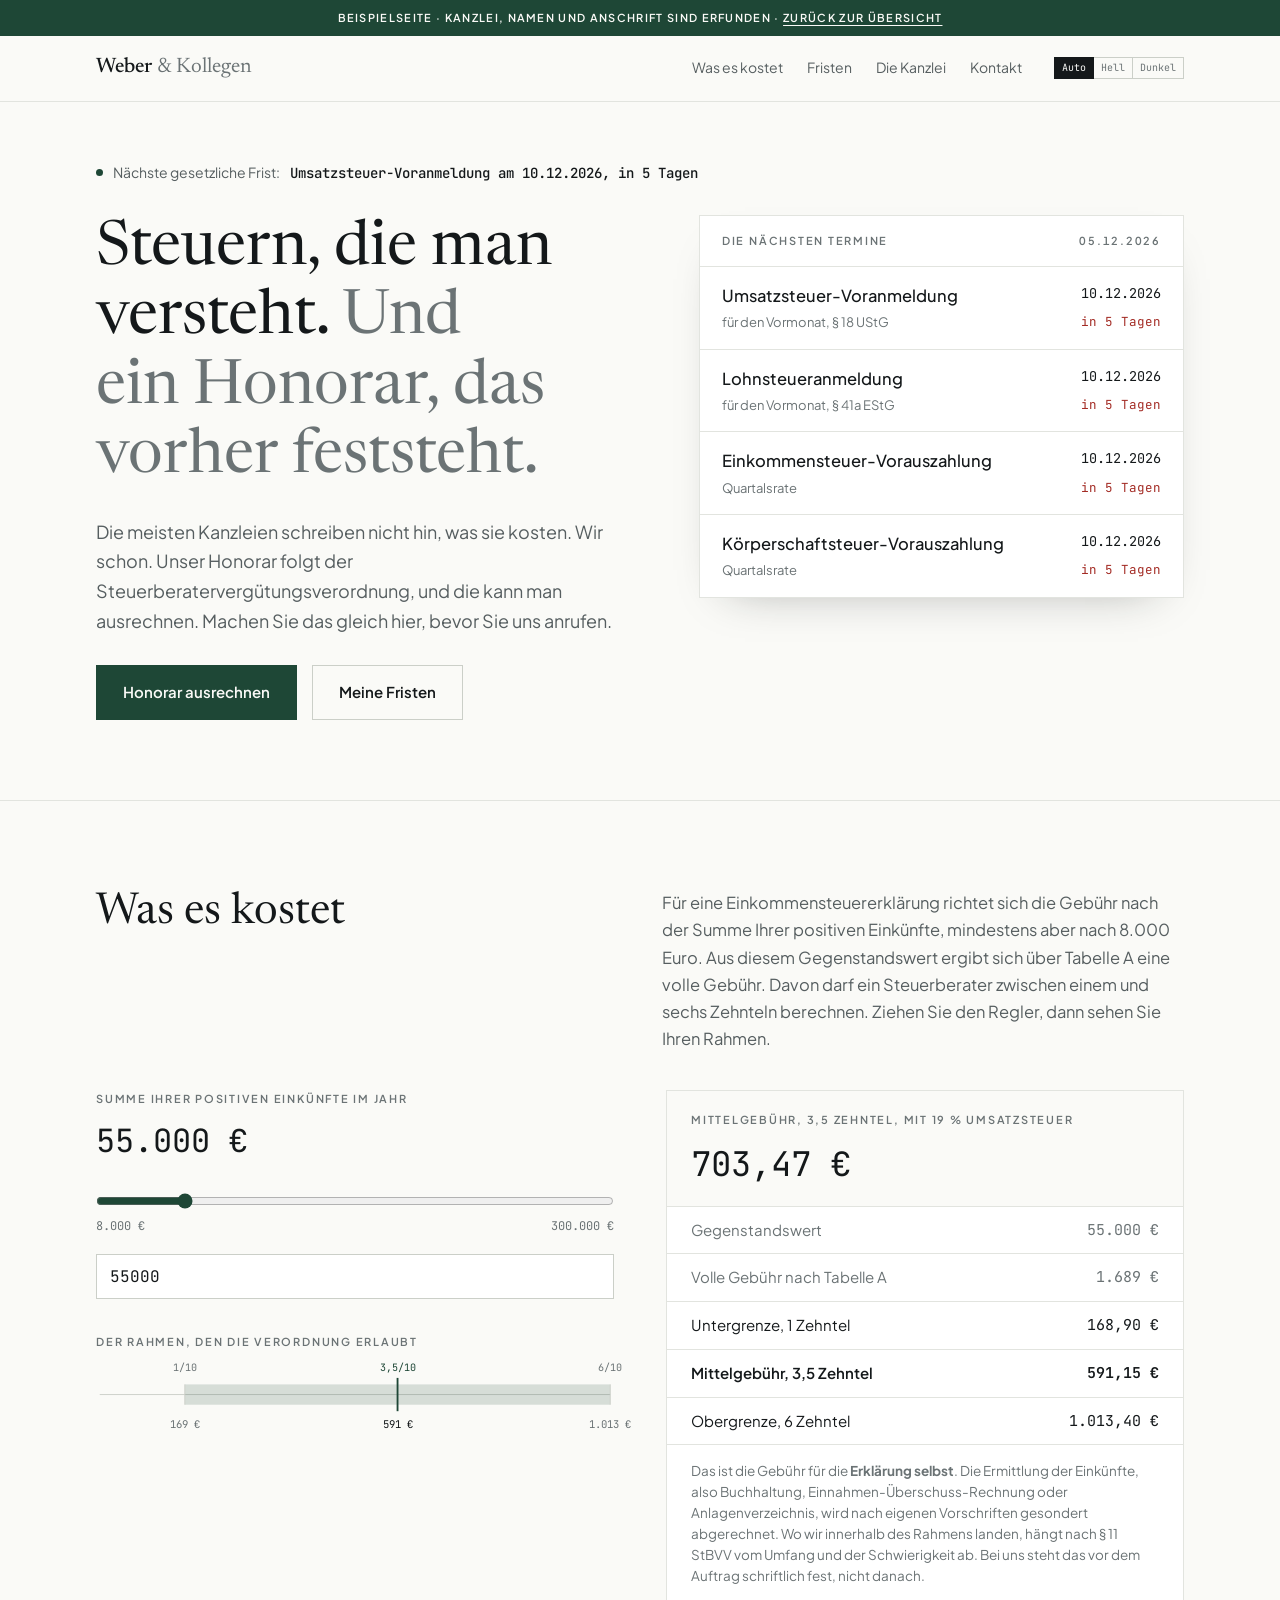
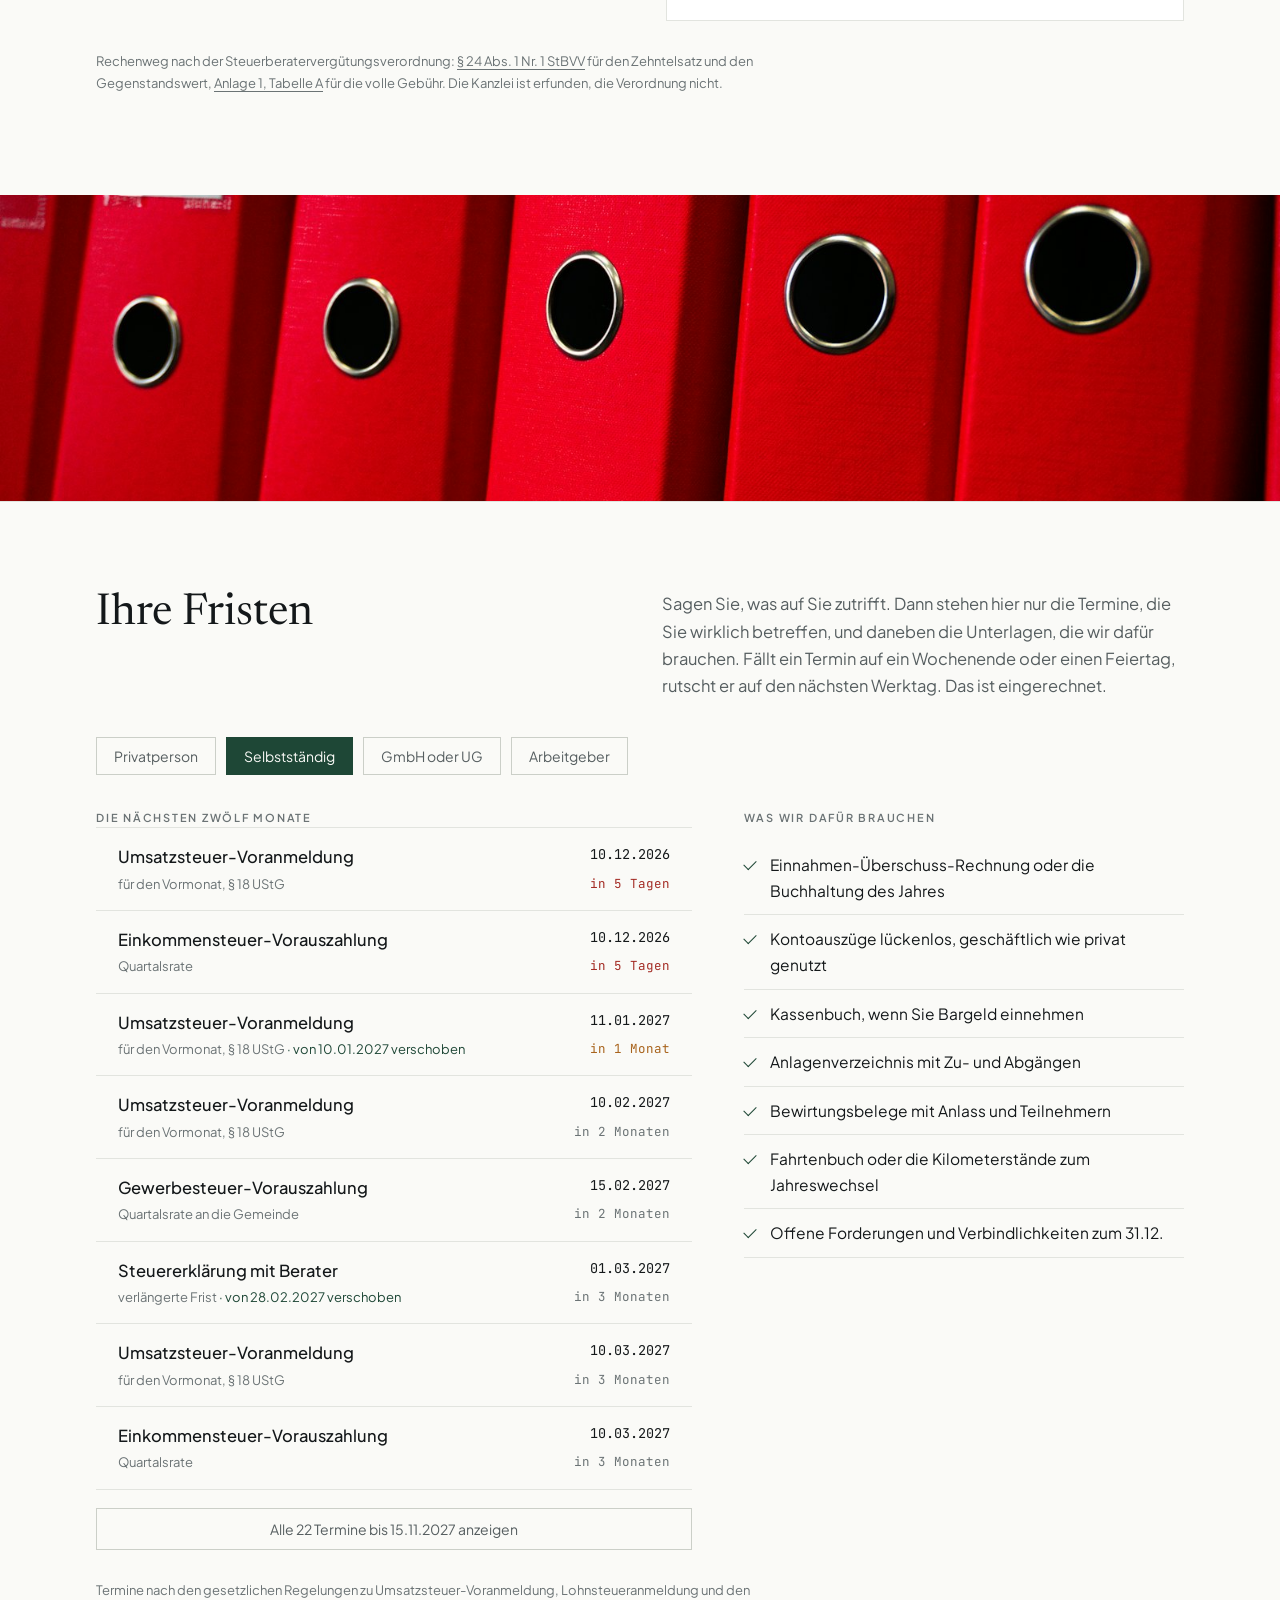
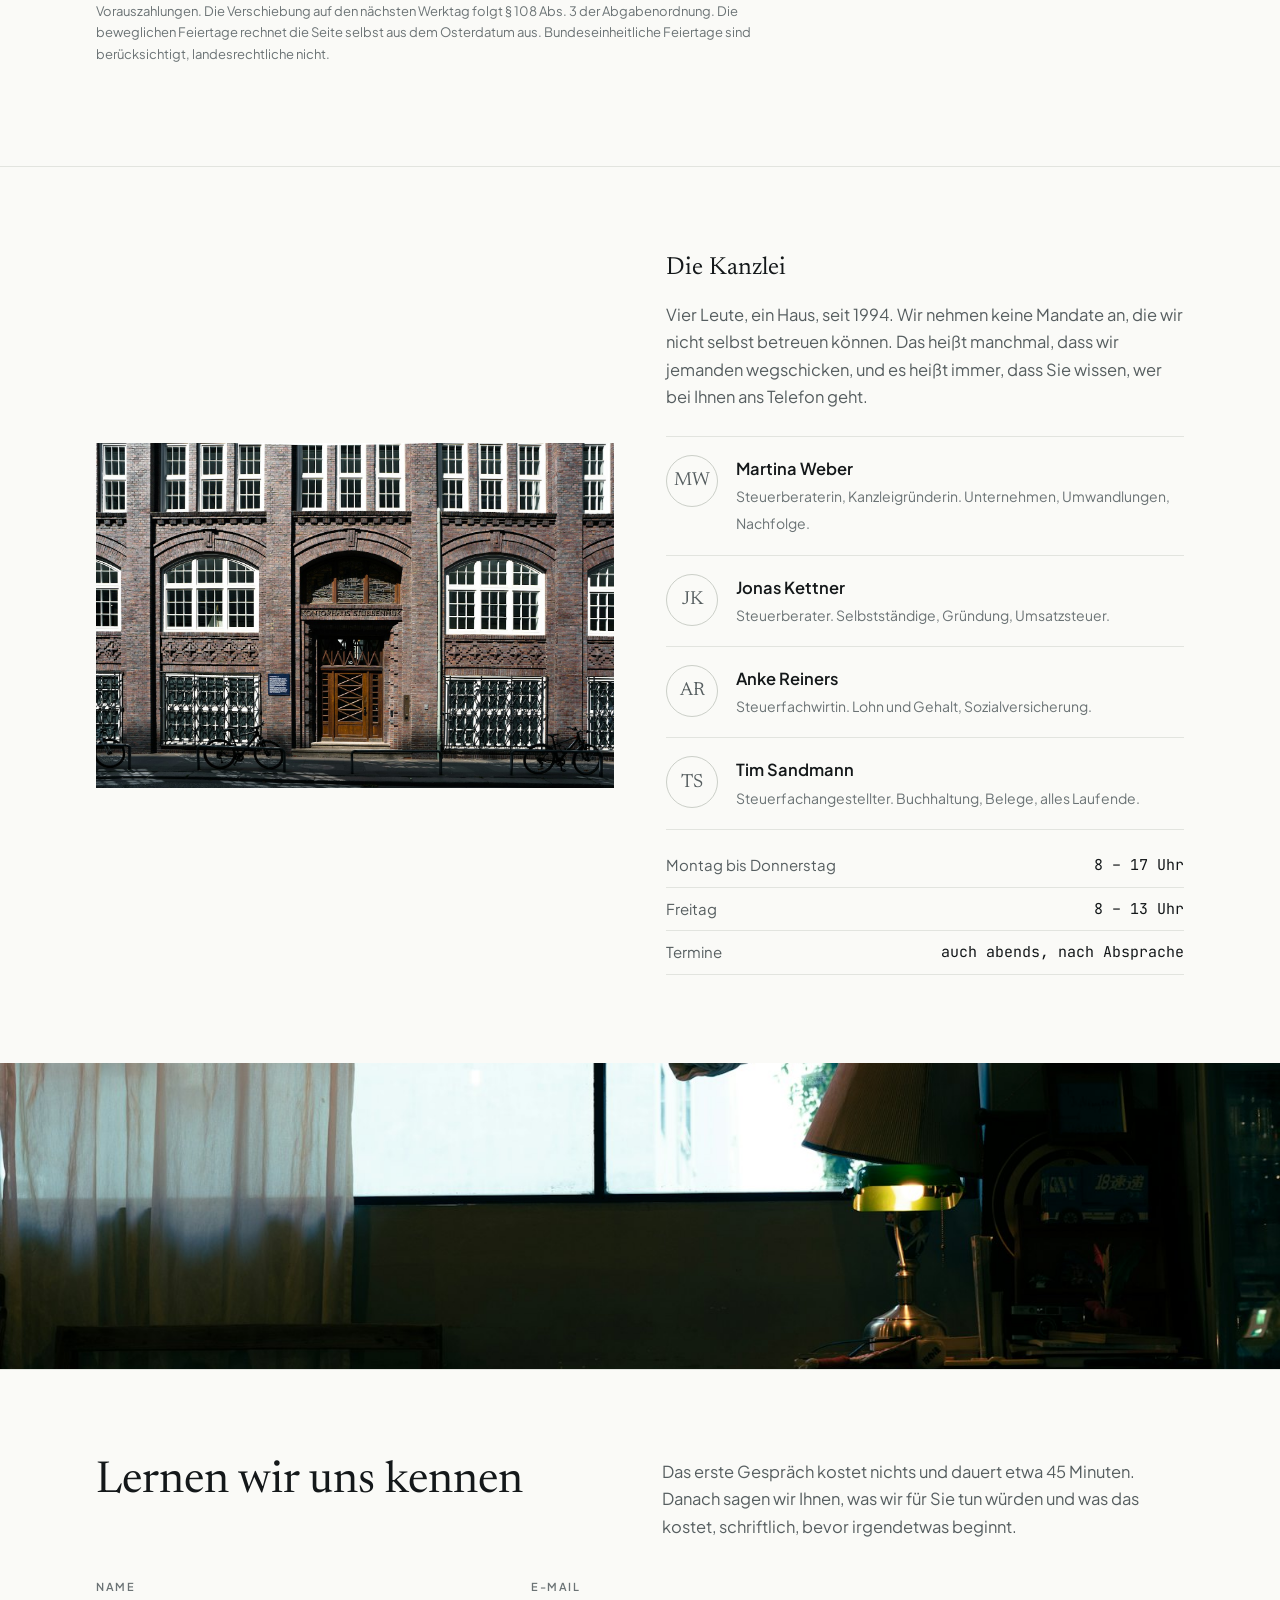
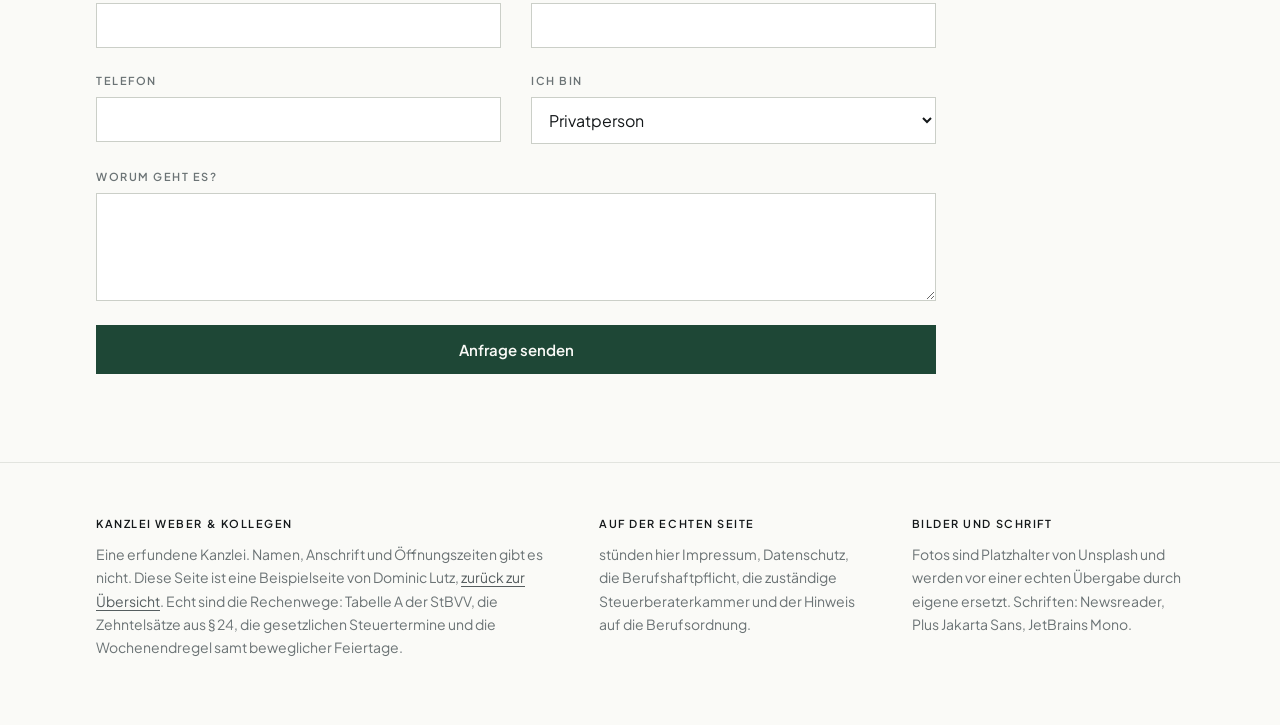
<file: beispiele/steuerkanzlei/index.html>
<!doctype html>
<html lang="de">
<head>
<meta charset="utf-8">
<meta name="viewport" content="width=device-width,initial-scale=1">
<title>Kanzlei Weber &amp; Kollegen, Beispielseite von Dominic Lutz</title>
<meta name="description" content="Beispielseite für eine Steuerkanzlei: Honorarrechner nach StBVV, Fristenkalender mit Wochenendregel, Unterlagenliste nach Lage. Die Kanzlei ist erfunden.">
<!-- NICHT INDEXIEREN: Die Kanzlei ist erfunden, samt Anschrift, Namen
     und Telefonnummer. Ein Suchtreffer auf ein Unternehmen, das es
     nicht gibt, waere irrefuehrend. Gilt auch nach dem Umzug auf die
     eigene Domain, dort bleibt diese Zeile stehen.
     ECHT sind die Rechenwege: Tabelle A der StBVV, die Zehntelsaetze
     aus § 24, die gesetzlichen Steuertermine und die Wochenendregel
     nach § 108 Abs. 3 AO samt beweglicher Feiertage. Quellen stehen
     unter den jeweiligen Abschnitten. -->
<meta name="robots" content="noindex,nofollow">
<meta name="theme-color" content="#FAFAF7">
<style>
  html{-webkit-text-size-adjust:100%}
  body{margin:0}
  img{max-width:100%; height:auto}
  [hidden]{display:none!important}

/* ---------- Ganz schmale Geraete ----------
   Steht bewusst am ENDE: bei gleicher Spezifitaet gewinnt die spaetere
   Regel. Weiter oben platziert wurde die Schriftgroesse der Fristzeile
   von der spaeteren Definition wieder ueberschrieben, und die Seite lief
   bei 320 px 23 px ueber. */
@media (max-width:400px){
  .kopf-innen{padding:10px 14px; gap:8px;}
  .marke{font-size:17px;}
  .thema button{padding:4px 5px; font-size:9px;}
  .frist{padding:13px 16px; gap:2px 10px;}
  .frist .wann, .frist .rest{font-size:11px;}
  .vorschau-kopf{padding:14px 16px;}
  .feld{padding:0 16px;}
}
</style>
</head>
<body>
<link rel="preconnect" href="https://fonts.googleapis.com">
<link rel="preconnect" href="https://fonts.gstatic.com" crossorigin>
<link href="https://fonts.googleapis.com/css2?family=JetBrains+Mono:wght@400;500&family=Newsreader:ital,opsz,wght@0,6..72,400;0,6..72,500;1,6..72,400&family=Plus+Jakarta+Sans:wght@400;500;600&display=swap" rel="stylesheet">

<style>
/* ==========================================================
   Kanzlei Weber & Kollegen
   Vorbild ist Stripe: weisser Grund, oben eine lebende Zahl,
   eine zweifarbige Ueberschrift, sonst Ruhe. Dazu von Mercury
   die Idee, das Werkzeug selbst als Bild in den Kopfbereich zu
   stellen statt eines Stockfotos.
   Was die Branche macht, taugt ausdruecklich NICHT als Vorbild:
   Slider-Hero, Haendedruckfoto, Consent-Wand.
   Schrift: Newsreader fuer alles Gesetzte, Plus Jakarta Sans
   fuer den Fliesstext, JetBrains Mono fuer jede Zahl, die aus
   einer Rechnung oder einem Datum kommt.
   ========================================================== */
:root{
  --grund:#FAFAF7; --flaeche:#FFFFFF; --flaeche-tief:#F1F2EE;
  --tinte:#14181A; --tinte-weich:#565E60; --tinte-fein:#6B7375;
  --linie:#E2E4DF; --linie-fest:#CBCFC8;
  --gruen:#1E4736; --gruen-hell:#2E6B51; --warn:#A8631C; --rot:#A32B24;
  --schatten:0 18px 46px -30px rgba(20,24,26,.4);
}
@media (prefers-color-scheme: dark){
  :root:not([data-theme="light"]){
    --grund:#0F1211; --flaeche:#161A18; --flaeche-tief:#1C211E;
    --tinte:#E9ECE8; --tinte-weich:#A6ADA8; --tinte-fein:#838A86;
    --linie:#262C29; --linie-fest:#39413D;
    --gruen:#7FB79C; --gruen-hell:#9ACCB4; --warn:#D9A45C; --rot:#D9807A;
    --schatten:0 18px 46px -30px rgba(0,0,0,.85);
  }
}
:root[data-theme="dark"]{
  --grund:#0F1211; --flaeche:#161A18; --flaeche-tief:#1C211E;
  --tinte:#E9ECE8; --tinte-weich:#A6ADA8; --tinte-fein:#838A86;
  --linie:#262C29; --linie-fest:#39413D;
  --gruen:#7FB79C; --gruen-hell:#9ACCB4; --warn:#D9A45C; --rot:#D9807A;
  --schatten:0 18px 46px -30px rgba(0,0,0,.85);
}

*{box-sizing:border-box;}
html{scroll-behavior:smooth;}
body{
  margin:0; background:var(--grund); color:var(--tinte);
  font-family:"Plus Jakarta Sans", ui-sans-serif, system-ui, sans-serif;
  font-size:16.5px; line-height:1.65; overflow-x:hidden;
}
h1,h2,h3{font-family:"Newsreader", Georgia, serif; font-weight:400; margin:0; text-wrap:balance; line-height:1.12;}
p{margin:0 0 1em;}
a{color:var(--tinte); text-underline-offset:3px;}
:focus-visible{outline:2px solid var(--gruen); outline-offset:3px;}
button,input,select,textarea{font-family:inherit; font-size:inherit; color:inherit;}
@media (prefers-reduced-motion: reduce){ html{scroll-behavior:auto;} *{transition:none!important;} }

.feld{max-width:1180px; margin:0 auto; padding:0 46px;}
@media (max-width:780px){ .feld{padding:0 22px;} }
section{padding:88px 0; scroll-margin-top:80px; border-top:1px solid var(--linie);}
.zahl{font-family:"JetBrains Mono", ui-monospace, monospace; font-variant-numeric:tabular-nums;}
.schild{
  font-family:"Plus Jakarta Sans",sans-serif; font-weight:600; font-size:11px;
  letter-spacing:.16em; text-transform:uppercase; color:var(--tinte-fein); display:block;
}

/* ---------- Musterband und Kopf ---------- */
.muster{
  background:var(--gruen); color:#FAFAF7; text-align:center;
  font-size:11px; font-weight:600; letter-spacing:.12em; text-transform:uppercase; padding:9px 16px;
}
:root[data-theme="dark"] .muster{color:#0F1211;}
@media (prefers-color-scheme: dark){ :root:not([data-theme="light"]) .muster{color:#0F1211;} }
.muster a{color:inherit;}
.kopf{position:sticky; top:0; z-index:60; background:var(--grund); border-bottom:1px solid var(--linie);}
.kopf-innen{max-width:1180px; margin:0 auto; padding:15px 46px; display:flex; align-items:center; gap:22px;}
.marke{font-family:"Newsreader",serif; font-size:21px; text-decoration:none; white-space:nowrap;}
.marke b{font-weight:500;}
.marke span{color:var(--tinte-fein);}
.kopf nav{display:flex; gap:24px; margin-left:auto;}
.kopf nav a{text-decoration:none; font-size:14px; color:var(--tinte-weich); padding:3px 0; border-bottom:1px solid transparent;}
.kopf nav a:hover{color:var(--tinte); border-color:var(--gruen);}
.thema{display:flex; margin-left:10px;}
.thema button{
  background:none; border:1px solid var(--linie-fest); color:var(--tinte-fein);
  font-family:"JetBrains Mono",monospace; font-size:10px; padding:5px 7px; cursor:pointer; line-height:1;
}
.thema button+button{border-left:none;}
.thema button[aria-pressed="true"]{background:var(--tinte); color:var(--grund); border-color:var(--tinte);}
@media (max-width:920px){
  .kopf-innen{padding:12px 22px; gap:12px;}
  .kopf nav a{display:none;}
  .thema{margin-left:auto;}
}

/* ---------- Hero ---------- */
.hero{padding:56px 0 80px; border-top:none;}
.lebt{
  display:inline-flex; align-items:baseline; gap:10px; flex-wrap:wrap;
  font-size:14px; color:var(--tinte-weich); margin-bottom:30px;
}
.lebt .punkt{
  width:7px; height:7px; border-radius:999px; background:var(--gruen); flex:none;
  align-self:center;
}
.lebt b{font-family:"JetBrains Mono",monospace; font-weight:500; color:var(--tinte);}
.hero-raster{display:grid; grid-template-columns:1.06fr .94fr; gap:56px; align-items:start;}
/* Rasterkinder haben von Haus aus min-width:auto und schrumpfen nicht
   unter ihren Inhalt. Ohne diese Zeile liefen die Spalten bei 320 px
   drei Pixel ueber. Gilt fuer jedes Raster auf dieser Seite. */
.hero-raster > *, .rechner > *, .zwei > *, .kopfzeile > *, .kanzlei-raster > *, .formular > *{min-width:0;}
@media (max-width:960px){ .hero-raster{grid-template-columns:1fr; gap:38px;} }
.hero h1{font-size:clamp(38px,4.9vw,62px);}
.hero h1 span{color:var(--tinte-fein);}
.hero .unter{font-size:18px; color:var(--tinte-weich); max-width:46ch; margin:24px 0 30px;}
.knopf{
  display:inline-block; text-decoration:none; background:var(--gruen); color:var(--grund);
  padding:14px 26px; font-weight:600; font-size:15px; border:1px solid var(--gruen);
  transition:background .18s, color .18s;
}
:root[data-theme="dark"] .knopf{color:#0F1211;}
@media (prefers-color-scheme: dark){ :root:not([data-theme="light"]) .knopf{color:#0F1211;} }
.knopf:hover{background:transparent; color:var(--gruen);}
.knopf.leise{background:none; color:var(--tinte); border-color:var(--linie-fest); margin-left:12px;}
.knopf.leise:hover{border-color:var(--tinte);}

/* Das Werkzeug als Bild: die naechsten Fristen liegen im Kopfbereich. */
.vorschau{background:var(--flaeche); border:1px solid var(--linie); box-shadow:var(--schatten);}
.vorschau-kopf{
  display:flex; justify-content:space-between; align-items:baseline; gap:14px;
  padding:16px 22px; border-bottom:1px solid var(--linie);
}
.frist{display:grid; grid-template-columns:1fr auto; gap:3px 18px; padding:15px 22px; border-bottom:1px solid var(--linie);}
.frist:last-child{border-bottom:none;}
.frist .was{font-weight:500;}
.frist .wann{font-family:"JetBrains Mono",monospace; font-size:13.5px; text-align:right; white-space:nowrap;}
.frist .wer{grid-column:1/2; font-size:13px; color:var(--tinte-fein);}
.frist .rest{grid-column:2/3; font-family:"JetBrains Mono",monospace; font-size:12.5px; text-align:right; white-space:nowrap;}
.frist[data-lage="eng"] .rest{color:var(--rot);}
.frist[data-lage="bald"] .rest{color:var(--warn);}
.frist[data-lage="weit"] .rest{color:var(--tinte-fein);}
.frist .verschoben{color:var(--gruen); }

/* ---------- Abschnittskopf ---------- */
.kopfzeile{display:grid; grid-template-columns:1fr 1fr; gap:44px; align-items:start; margin-bottom:38px;}
@media (max-width:860px){ .kopfzeile{grid-template-columns:1fr; gap:18px;} }
.kopfzeile h2{font-size:clamp(30px,3.6vw,44px);}
.kopfzeile p{margin:0; color:var(--tinte-weich);}

/* ---------- Honorarrechner ---------- */
.rechner{display:grid; grid-template-columns:1fr 1fr; gap:52px; align-items:start;}
@media (max-width:900px){ .rechner{grid-template-columns:1fr; gap:34px;} }
.regler label{display:block; margin-bottom:12px;}
.regler .wert{
  font-family:"JetBrains Mono",monospace; font-size:32px; display:block; margin:6px 0 4px;
}
.regler input[type="range"]{width:100%; accent-color:var(--gruen); margin:14px 0 6px;}
.regler .spanne{display:flex; justify-content:space-between; font-family:"JetBrains Mono",monospace; font-size:12px; color:var(--tinte-fein);}
.regler .zahleingabe{
  width:100%; background:var(--flaeche); border:1px solid var(--linie-fest);
  padding:11px 13px; font-family:"JetBrains Mono",monospace; font-size:16px; margin-top:18px;
}
.balken{margin-top:34px;}
.balken svg{display:block; width:100%; height:auto; overflow:visible;}
/* Unter 620 px schrumpft die Zeichnung so weit, dass die Beschriftung
   unleserlich wird. Dieselben drei Zahlen stehen in der Tabelle
   darunter, also faellt der Balken weg statt gequetscht zu werden. */
@media (max-width:620px){ .balken{display:none;} }
.ergebnis{background:var(--flaeche); border:1px solid var(--linie);}
.ergebnis .kopf{padding:20px 24px 14px; border-bottom:1px solid var(--linie);}
.ergebnis .gross{font-family:"JetBrains Mono",monospace; font-size:34px; display:block; margin-top:6px;}
.ergebnis .zeile{display:flex; justify-content:space-between; gap:16px; padding:11px 24px; border-bottom:1px solid var(--linie); font-size:15px;}
.ergebnis .zeile span:last-child{font-family:"JetBrains Mono",monospace;}
.ergebnis .zeile.stark{font-weight:600;}
.ergebnis .zeile.leise{color:var(--tinte-fein);}
.ergebnis .fuss{padding:16px 24px 20px; font-size:13.5px; color:var(--tinte-fein); line-height:1.55;}
.quelle{font-size:13px; color:var(--tinte-fein); margin-top:30px; max-width:70ch;}
.quelle a{color:var(--tinte-fein);}

/* ---------- Lage, Fristen, Unterlagen ---------- */
.lagewahl{display:flex; gap:10px; flex-wrap:wrap; margin-bottom:34px;}
.lagewahl button{
  background:none; border:1px solid var(--linie-fest); color:var(--tinte-weich);
  padding:9px 17px; font-size:14px; cursor:pointer; transition:.18s;
}
.lagewahl button:hover{color:var(--tinte); border-color:var(--tinte-weich);}
.lagewahl button[aria-pressed="true"]{background:var(--gruen); border-color:var(--gruen); color:var(--grund);}
:root[data-theme="dark"] .lagewahl button[aria-pressed="true"]{color:#0F1211;}
@media (prefers-color-scheme: dark){ :root:not([data-theme="light"]) .lagewahl button[aria-pressed="true"]{color:#0F1211;} }
.zwei{display:grid; grid-template-columns:1.15fr .85fr; gap:52px; align-items:start;}
@media (max-width:900px){ .zwei{grid-template-columns:1fr; gap:36px;} }
.kalender{border-top:1px solid var(--linie);}
/* Der Kalender wird lang, die Unterlagenliste bleibt kurz. Ohne
   sticky steht daneben ein grosses Loch. */
.unterlagen{position:sticky; top:96px;}
@media (max-width:900px){ .unterlagen{position:static;} }
.unterlagen ul{list-style:none; margin:14px 0 0; padding:0;}
.mehr{
  display:block; width:100%; margin-top:18px; background:none;
  border:1px solid var(--linie-fest); color:var(--tinte-weich);
  padding:11px 16px; font-size:14px; cursor:pointer; transition:.18s;
}
.mehr:hover{color:var(--tinte); border-color:var(--tinte-weich);}
.unterlagen li{
  padding:11px 0 11px 26px; border-bottom:1px solid var(--linie); position:relative; font-size:15.5px;
}
.unterlagen li::before{
  content:""; position:absolute; left:0; top:19px; width:11px; height:6px;
  border-left:1.6px solid var(--gruen); border-bottom:1.6px solid var(--gruen);
  transform:rotate(-45deg);
}

/* ---------- Bildbänder ---------- */
.band img{display:block; width:100%; height:clamp(220px,34vh,400px); object-fit:cover;}

/* ---------- Kanzlei ---------- */
.kanzlei-raster{display:grid; grid-template-columns:1fr 1fr; gap:52px; align-items:center;}
@media (max-width:900px){ .kanzlei-raster{grid-template-columns:1fr; gap:32px;} }
.kanzlei-raster img{display:block; width:100%; aspect-ratio:3/2; object-fit:cover; height:auto;}
.leute{display:grid; gap:0; margin-top:26px; border-top:1px solid var(--linie);}
.leute > div{display:grid; grid-template-columns:52px 1fr; gap:18px; padding:18px 0; border-bottom:1px solid var(--linie);}
.leute .kuerzel{
  width:52px; height:52px; border:1px solid var(--linie-fest); border-radius:999px;
  display:flex; align-items:center; justify-content:center;
  font-family:"Newsreader",serif; font-size:19px; color:var(--tinte-weich);
}
.leute b{display:block; font-weight:600;}
.leute small{color:var(--tinte-fein); font-size:14px;}
.zeiten{width:100%; border-collapse:collapse; margin-top:14px; font-size:15px;}
.zeiten td{padding:9px 0; border-bottom:1px solid var(--linie); color:var(--tinte-weich);}
.zeiten td+td{text-align:right; font-family:"JetBrains Mono",monospace; color:var(--tinte);}

/* ---------- Formular ---------- */
.formular{display:grid; grid-template-columns:1fr 1fr; gap:24px 30px; margin-top:34px; max-width:840px;}
@media (max-width:640px){ .formular{grid-template-columns:1fr;} }
.eingabe.voll{grid-column:1/-1;}
.eingabe{display:flex; flex-direction:column; gap:7px;}
.eingabe label{font-weight:600; font-size:11px; letter-spacing:.14em; text-transform:uppercase; color:var(--tinte-fein);}
.eingabe input,.eingabe select,.eingabe textarea{
  background:var(--flaeche); border:1px solid var(--linie-fest); padding:11px 13px; font-size:16px;
}
.eingabe input:focus,.eingabe select:focus,.eingabe textarea:focus{outline:none; border-color:var(--gruen);}
.eingabe textarea{resize:vertical;}
.senden{
  justify-self:start; background:var(--gruen); color:var(--grund); border:1px solid var(--gruen);
  padding:14px 34px; font-weight:600; font-size:15px; cursor:pointer; transition:.18s;
}
:root[data-theme="dark"] .senden{color:#0F1211;}
@media (prefers-color-scheme: dark){ :root:not([data-theme="light"]) .senden{color:#0F1211;} }
.senden:hover{background:transparent; color:var(--gruen);}
.meldung{
  position:fixed; left:50%; bottom:24px; transform:translate(-50%,16px);
  background:var(--tinte); color:var(--grund); padding:14px 24px; font-size:14.5px;
  opacity:0; pointer-events:none; transition:opacity .2s, transform .2s; z-index:90;
  max-width:92vw; text-align:center;
}
.meldung.zeigen{opacity:1; transform:translate(-50%,0);}

/* ---------- Fuss ---------- */
footer{border-top:1px solid var(--linie); padding:52px 0 66px; font-size:14px; color:var(--tinte-fein);}
.fuss-raster{display:grid; grid-template-columns:1.7fr 1fr 1fr; gap:40px;}
@media (max-width:860px){ .fuss-raster{grid-template-columns:1fr; gap:24px;} }
footer b{display:block; font-weight:600; font-size:11px; letter-spacing:.14em; text-transform:uppercase; color:var(--tinte); margin-bottom:10px;}
footer a{color:var(--tinte-weich);}
</style>
</head>
<body>

<div class="muster">Beispielseite &middot; Kanzlei, Namen und Anschrift sind erfunden &middot; <a href="/">Zurück zur Übersicht</a></div>

<header class="kopf">
  <div class="kopf-innen">
    <a class="marke" href="#oben"><b>Weber</b> <span>&amp; Kollegen</span></a>
    <nav>
      <a href="#honorar">Was es kostet</a>
      <a href="#fristen">Fristen</a>
      <a href="#kanzlei">Die Kanzlei</a>
      <a href="#kontakt">Kontakt</a>
    </nav>
    <span class="thema" role="group" aria-label="Darstellung">
      <button type="button" data-thema="system" aria-pressed="true">Auto</button>
      <button type="button" data-thema="light" aria-pressed="false">Hell</button>
      <button type="button" data-thema="dark" aria-pressed="false">Dunkel</button>
    </span>
  </div>
</header>

<main id="oben">

  <section class="hero">
    <div class="feld">
      <span class="lebt"><span class="punkt"></span> Nächste gesetzliche Frist: <b id="lebtText">wird berechnet</b></span>
      <div class="hero-raster">
        <div>
          <h1>Steuern, die man versteht. <span>Und ein Honorar, das vorher feststeht.</span></h1>
          <p class="unter">Die meisten Kanzleien schreiben nicht hin, was sie kosten. Wir schon.
            Unser Honorar folgt der Steuerberatervergütungsverordnung, und die kann man ausrechnen.
            Machen Sie das gleich hier, bevor Sie uns anrufen.</p>
          <a class="knopf" href="#honorar">Honorar ausrechnen</a>
          <a class="knopf leise" href="#fristen">Meine Fristen</a>
        </div>
        <div class="vorschau">
          <div class="vorschau-kopf">
            <span class="schild">Die nächsten Termine</span>
            <span class="schild zahl" id="heuteText"></span>
          </div>
          <div id="vorschauListe"></div>
        </div>
      </div>
    </div>
  </section>

  <!-- ================= HONORAR ================= -->
  <section id="honorar">
    <div class="feld">
      <div class="kopfzeile">
        <h2>Was es kostet</h2>
        <p>Für eine Einkommensteuererklärung richtet sich die Gebühr nach der Summe Ihrer positiven
          Einkünfte, mindestens aber nach 8.000 Euro. Aus diesem Gegenstandswert ergibt sich über
          Tabelle A eine volle Gebühr. Davon darf ein Steuerberater zwischen einem und sechs Zehnteln
          berechnen. Ziehen Sie den Regler, dann sehen Sie Ihren Rahmen.</p>
      </div>

      <div class="rechner">
        <div class="regler">
          <label for="einkuenfte">
            <span class="schild">Summe Ihrer positiven Einkünfte im Jahr</span>
            <span class="wert zahl" id="wertText">55.000 €</span>
          </label>
          <input id="einkuenfte" type="range" min="8000" max="300000" step="1000" value="55000">
          <div class="spanne"><span>8.000 €</span><span>300.000 €</span></div>
          <input class="zahleingabe zahl" id="einkuenfteZahl" type="number" min="8000" max="10000000" step="1000" value="55000" aria-label="Einkünfte in Euro eingeben">

          <div class="balken">
            <span class="schild">Der Rahmen, den die Verordnung erlaubt</span>
            <svg id="balken" viewBox="0 0 560 108" role="img" aria-label="Gebührenrahmen von einem bis sechs Zehnteln"></svg>
          </div>
        </div>

        <div class="ergebnis" aria-live="polite">
          <div class="kopf">
            <span class="schild">Mittelgebühr, 3,5 Zehntel, mit 19 % Umsatzsteuer</span>
            <span class="gross" id="mitteBrutto">—</span>
          </div>
          <div class="zeile leise"><span>Gegenstandswert</span><span id="gwText">—</span></div>
          <div class="zeile leise"><span>Volle Gebühr nach Tabelle A</span><span id="volleText">—</span></div>
          <div class="zeile"><span>Untergrenze, 1 Zehntel</span><span id="untenText">—</span></div>
          <div class="zeile stark"><span>Mittelgebühr, 3,5 Zehntel</span><span id="mitteText">—</span></div>
          <div class="zeile"><span>Obergrenze, 6 Zehntel</span><span id="obenText">—</span></div>
          <p class="fuss">Das ist die Gebühr für die <strong>Erklärung selbst</strong>. Die Ermittlung der
            Einkünfte, also Buchhaltung, Einnahmen-Überschuss-Rechnung oder Anlagenverzeichnis, wird
            nach eigenen Vorschriften gesondert abgerechnet. Wo wir innerhalb des Rahmens landen, hängt
            nach § 11 StBVV vom Umfang und der Schwierigkeit ab. Bei uns steht das vor dem Auftrag
            schriftlich fest, nicht danach.</p>
        </div>
      </div>

      <p class="quelle">Rechenweg nach der Steuerberatervergütungsverordnung:
        <a href="https://www.gesetze-im-internet.de/stbgebv/__24.html" rel="noopener">§ 24 Abs. 1 Nr. 1 StBVV</a>
        für den Zehntelsatz und den Gegenstandswert,
        <a href="https://www.gesetze-im-internet.de/stbgebv/BJNR014420981.html" rel="noopener">Anlage 1, Tabelle A</a>
        für die volle Gebühr. Die Kanzlei ist erfunden, die Verordnung nicht.</p>
    </div>
  </section>

  <div class="band"><img src="bilder/ordner2.jpg" alt="Eine Reihe roter Aktenordner im Regal" loading="lazy" width="1600" height="1067"></div>

  <!-- ================= FRISTEN ================= -->
  <section id="fristen">
    <div class="feld">
      <div class="kopfzeile">
        <h2>Ihre Fristen</h2>
        <p>Sagen Sie, was auf Sie zutrifft. Dann stehen hier nur die Termine, die Sie wirklich betreffen,
          und daneben die Unterlagen, die wir dafür brauchen. Fällt ein Termin auf ein Wochenende oder
          einen Feiertag, rutscht er auf den nächsten Werktag. Das ist eingerechnet.</p>
      </div>

      <div class="lagewahl" id="lagewahl" role="group" aria-label="Ihre Lage"></div>

      <div class="zwei">
        <div>
          <span class="schild">Die nächsten zwölf Monate</span>
          <div class="kalender" id="kalender"></div>
        </div>
        <div class="unterlagen">
          <span class="schild">Was wir dafür brauchen</span>
          <ul id="unterlagenListe"></ul>
        </div>
      </div>

      <p class="quelle">Termine nach den gesetzlichen Regelungen zu Umsatzsteuer-Voranmeldung,
        Lohnsteueranmeldung und den Vorauszahlungen. Die Verschiebung auf den nächsten Werktag folgt
        § 108 Abs. 3 der Abgabenordnung. Die beweglichen Feiertage rechnet die Seite selbst aus dem
        Osterdatum aus. Bundeseinheitliche Feiertage sind berücksichtigt, landesrechtliche nicht.</p>
    </div>
  </section>

  <!-- ================= DIE KANZLEI ================= -->
  <section id="kanzlei">
    <div class="feld">
      <div class="kanzlei-raster">
        <div>
          <img src="bilder/haus.jpg" alt="Backsteinfassade des Kanzleigebäudes mit Rundbogenfenstern" loading="lazy" width="1600" height="1067">
        </div>
        <div>
          <h2>Die Kanzlei</h2>
          <p style="color:var(--tinte-weich); margin-top:18px">Vier Leute, ein Haus, seit 1994. Wir nehmen
            keine Mandate an, die wir nicht selbst betreuen können. Das heißt manchmal, dass wir jemanden
            wegschicken, und es heißt immer, dass Sie wissen, wer bei Ihnen ans Telefon geht.</p>
          <div class="leute">
            <div><span class="kuerzel">MW</span><span><b>Martina Weber</b><small>Steuerberaterin, Kanzleigründerin. Unternehmen, Umwandlungen, Nachfolge.</small></span></div>
            <div><span class="kuerzel">JK</span><span><b>Jonas Kettner</b><small>Steuerberater. Selbstständige, Gründung, Umsatzsteuer.</small></span></div>
            <div><span class="kuerzel">AR</span><span><b>Anke Reiners</b><small>Steuerfachwirtin. Lohn und Gehalt, Sozialversicherung.</small></span></div>
            <div><span class="kuerzel">TS</span><span><b>Tim Sandmann</b><small>Steuerfachangestellter. Buchhaltung, Belege, alles Laufende.</small></span></div>
          </div>
          <table class="zeiten">
            <tr><td>Montag bis Donnerstag</td><td>8 – 17 Uhr</td></tr>
            <tr><td>Freitag</td><td>8 – 13 Uhr</td></tr>
            <tr><td>Termine</td><td>auch abends, nach Absprache</td></tr>
          </table>
        </div>
      </div>
    </div>
  </section>

  <div class="band"><img src="bilder/lampe.jpg" alt="Schreibtischlampe mit grünem Schirm am Fenster" loading="lazy" width="1600" height="1067"></div>

  <!-- ================= KONTAKT ================= -->
  <section id="kontakt">
    <div class="feld">
      <div class="kopfzeile">
        <h2>Lernen wir uns kennen</h2>
        <p>Das erste Gespräch kostet nichts und dauert etwa 45 Minuten. Danach sagen wir Ihnen, was wir
          für Sie tun würden und was das kostet, schriftlich, bevor irgendetwas beginnt.</p>
      </div>
      <form class="formular" id="anfrage" novalidate>
        <div class="eingabe"><label for="f-name">Name</label><input id="f-name" type="text" autocomplete="name"></div>
        <div class="eingabe"><label for="f-mail">E-Mail</label><input id="f-mail" type="email" autocomplete="email"></div>
        <div class="eingabe"><label for="f-tel">Telefon</label><input id="f-tel" type="tel" autocomplete="tel"></div>
        <div class="eingabe"><label for="f-art">Ich bin</label>
          <select id="f-art">
            <option>Privatperson</option>
            <option>Selbstständig oder freiberuflich</option>
            <option>GmbH oder UG</option>
            <option>Arbeitgeber mit Beschäftigten</option>
            <option>Grenzgänger nach Luxemburg</option>
          </select>
        </div>
        <div class="eingabe voll"><label for="f-text">Worum geht es?</label><textarea id="f-text" rows="4"></textarea></div>
        <div class="eingabe voll"><button type="submit" class="senden">Anfrage senden</button></div>
      </form>
    </div>
  </section>

</main>

<footer>
  <div class="feld">
    <div class="fuss-raster">
      <div>
        <b>Kanzlei Weber &amp; Kollegen</b>
        Eine erfundene Kanzlei. Namen, Anschrift und Öffnungszeiten gibt es nicht.
        Diese Seite ist eine Beispielseite von Dominic Lutz, <a href="/">zurück zur Übersicht</a>.
        Echt sind die Rechenwege: Tabelle A der StBVV, die Zehntelsätze aus § 24, die gesetzlichen
        Steuertermine und die Wochenendregel samt beweglicher Feiertage.
      </div>
      <div>
        <b>Auf der echten Seite</b>
        stünden hier Impressum, Datenschutz, die Berufshaftpflicht, die zuständige Steuerberaterkammer
        und der Hinweis auf die Berufsordnung.
      </div>
      <div>
        <b>Bilder und Schrift</b>
        Fotos sind Platzhalter von Unsplash und werden vor einer echten Übergabe durch eigene ersetzt.
        Schriften: Newsreader, Plus Jakarta Sans, JetBrains Mono.
      </div>
    </div>
  </div>
</footer>

<div class="meldung" id="meldung" role="status"></div>

<script>
(function(){
"use strict";

/* ---------- Darstellung ---------- */
var wurzel = document.documentElement, gemerkt = null;
try { gemerkt = localStorage.getItem('kanzlei-thema'); } catch(e){}
if (gemerkt === 'light' || gemerkt === 'dark') wurzel.setAttribute('data-theme', gemerkt);
function gedrueckt(w){
  document.querySelectorAll('[data-thema]').forEach(function(b){
    b.setAttribute('aria-pressed', b.getAttribute('data-thema') === w ? 'true' : 'false');
  });
}
gedrueckt(gemerkt || 'system');
document.querySelectorAll('[data-thema]').forEach(function(b){
  b.addEventListener('click', function(){
    var w = b.getAttribute('data-thema');
    if (w === 'system') wurzel.removeAttribute('data-theme'); else wurzel.setAttribute('data-theme', w);
    try { localStorage.setItem('kanzlei-thema', w); } catch(e){}
    gedrueckt(w); zeichneBalken();
  });
});

var meldung = document.getElementById('meldung');
document.getElementById('anfrage').addEventListener('submit', function(e){
  e.preventDefault();
  meldung.textContent = 'Beispielseite: hier ginge die Anfrage jetzt in die Kanzlei.';
  meldung.classList.add('zeigen');
  setTimeout(function(){ meldung.classList.remove('zeigen'); }, 3400);
});

function nz(n,k){ return n.toLocaleString('de-DE',{minimumFractionDigits:k,maximumFractionDigits:k}); }
function euro(n){ return nz(n,2) + ' €'; }
function euro0(n){ return nz(n,0) + ' €'; }
function datum(d){
  return ('0'+d.getDate()).slice(-2) + '.' + ('0'+(d.getMonth()+1)).slice(-2) + '.' + d.getFullYear();
}

/* ============================================================
   HONORAR NACH STBVV
   Tabelle A ist die Anlage 1 zur Verordnung. Die Werte stehen hier
   vollstaendig, damit die Rechnung nachvollziehbar bleibt.
   [Gegenstandswert bis ... Euro, volle Gebuehr in Euro]
   ============================================================ */
var TABELLE_A = [
  [300,31],[600,56],[900,81],[1200,106],[1500,130],[2000,166],[3000,235],[5000,375],
  [10000,605],[25000,854],[50000,1304],[100000,1689],[200000,2264],[600000,3404]
];
var MINDESTWERT = 8000;   /* § 24 Abs. 1 Nr. 1 StBVV */
var USTSATZ = 0.19;

function volleGebuehr(wert){
  for (var i = 0; i < TABELLE_A.length; i++){
    if (wert <= TABELLE_A[i][0]) return TABELLE_A[i][1];
  }
  /* Ueber 600.000: je angefangene 50.000 Euro kommt ein fester Betrag dazu.
     Die Stufen daneben gelten fuer sehr grosse Werte und sind mitgerechnet. */
  var gebuehr = 3404, rest = wert - 600000;
  var bis5 = Math.min(rest, 4400000);
  gebuehr += Math.ceil(bis5 / 50000) * 149;
  rest -= bis5;
  if (rest > 0){
    var bis25 = Math.min(rest, 20000000);
    gebuehr += Math.ceil(bis25 / 50000) * 112;
    rest -= bis25;
    if (rest > 0) gebuehr += Math.ceil(rest / 50000) * 88;
  }
  return gebuehr;
}

var regler = document.getElementById('einkuenfte');
var zahlfeld = document.getElementById('einkuenfteZahl');

function zeichneBalken(){
  var svg = document.getElementById('balken');
  var wert = Math.max(MINDESTWERT, Number(zahlfeld.value) || MINDESTWERT);
  var voll = volleGebuehr(wert);
  var W = 560, li = 4, re = 4, y = 46;
  var max = voll * 0.6;
  var x = function(betrag){ return li + betrag / max * (W - li - re); };

  var s = '<line x1="' + li + '" y1="' + y + '" x2="' + (W-re) + '" y2="' + y +
          '" stroke="var(--linie-fest)" stroke-width="1"/>';
  /* Der erlaubte Bereich von 1/10 bis 6/10 */
  s += '<rect x="' + x(voll*0.1) + '" y="' + (y-11) + '" width="' + (x(voll*0.6) - x(voll*0.1)) +
       '" height="22" fill="var(--gruen)" opacity=".16"/>';
  [[0.1,'1/10'],[0.35,'3,5/10'],[0.6,'6/10']].forEach(function(p){
    var betrag = voll * p[0], px = x(betrag);
    var stark = p[0] === 0.35;
    s += '<line x1="' + px + '" y1="' + (y-(stark?18:11)) + '" x2="' + px + '" y2="' + (y+(stark?18:11)) +
         '" stroke="' + (stark ? 'var(--gruen)' : 'var(--linie-fest)') + '" stroke-width="' + (stark?2:1) + '"/>';
    s += '<text x="' + px + '" y="' + (y-25) + '" text-anchor="middle" font-family="JetBrains Mono, monospace" ' +
         'font-size="11" fill="' + (stark ? 'var(--gruen)' : 'var(--tinte-fein)') + '">' + p[1] + '</text>';
    s += '<text x="' + px + '" y="' + (y+36) + '" text-anchor="middle" font-family="JetBrains Mono, monospace" ' +
         'font-size="11.5" fill="' + (stark ? 'var(--tinte)' : 'var(--tinte-fein)') + '">' +
         nz(betrag,0) + ' €</text>';
  });
  svg.innerHTML = s;
}

function rechne(){
  var roh = Number(zahlfeld.value);
  if (!isFinite(roh) || roh < 0) roh = MINDESTWERT;
  var wert = Math.max(MINDESTWERT, roh);
  var voll = volleGebuehr(wert);
  var netto = function(z){ return voll * z / 10; };
  var brutto = function(z){ return netto(z) * (1 + USTSATZ); };

  document.getElementById('wertText').textContent = euro0(roh);
  document.getElementById('gwText').textContent =
    euro0(wert) + (roh < MINDESTWERT ? '  (Mindestwert)' : '');
  document.getElementById('volleText').textContent = euro0(voll);
  document.getElementById('untenText').textContent = euro(netto(1));
  document.getElementById('mitteText').textContent = euro(netto(3.5));
  document.getElementById('obenText').textContent = euro(netto(6));
  document.getElementById('mitteBrutto').textContent = euro(brutto(3.5));
  zeichneBalken();
}

regler.addEventListener('input', function(){ zahlfeld.value = regler.value; rechne(); });
zahlfeld.addEventListener('input', function(){
  var v = Number(zahlfeld.value);
  if (isFinite(v)) regler.value = Math.min(300000, Math.max(8000, v));
  rechne();
});

/* ============================================================
   FRISTEN
   Die Termine sind gesetzlich. Faellt einer auf Samstag, Sonntag
   oder einen Feiertag, gilt der naechste Werktag, § 108 Abs. 3 AO.
   Die beweglichen Feiertage haengen am Osterdatum, das hier
   gerechnet und nicht nachgeschlagen wird.
   ============================================================ */
function ostersonntag(jahr){
  var a = jahr % 19, b = Math.floor(jahr/100), c = jahr % 100;
  var d = Math.floor(b/4), e = b % 4, f = Math.floor((b+8)/25);
  var g = Math.floor((b-f+1)/3), h = (19*a + b - d - g + 15) % 30;
  var i = Math.floor(c/4), k = c % 4;
  var l = (32 + 2*e + 2*i - h - k) % 7;
  var m = Math.floor((a + 11*h + 22*l)/451);
  var monat = Math.floor((h + l - 7*m + 114)/31);
  var tag = ((h + l - 7*m + 114) % 31) + 1;
  return new Date(jahr, monat-1, tag);
}
function tagSchluessel(d){ return d.getFullYear()+'-'+d.getMonth()+'-'+d.getDate(); }

var feiertagsSpeicher = {};
function feiertage(jahr){
  if (feiertagsSpeicher[jahr]) return feiertagsSpeicher[jahr];
  var o = ostersonntag(jahr), tage = {};
  function dazu(d){ tage[tagSchluessel(d)] = true; }
  function plus(basis, n){ var d = new Date(basis); d.setDate(d.getDate()+n); return d; }
  dazu(new Date(jahr,0,1));    /* Neujahr */
  dazu(plus(o,-2));            /* Karfreitag */
  dazu(plus(o,1));             /* Ostermontag */
  dazu(new Date(jahr,4,1));    /* Tag der Arbeit */
  dazu(plus(o,39));            /* Christi Himmelfahrt */
  dazu(plus(o,50));            /* Pfingstmontag */
  dazu(new Date(jahr,9,3));    /* Tag der Deutschen Einheit */
  dazu(new Date(jahr,11,25)); dazu(new Date(jahr,11,26));
  feiertagsSpeicher[jahr] = tage;
  return tage;
}
function istFrei(d){
  var w = d.getDay();
  if (w === 0 || w === 6) return true;
  return !!feiertage(d.getFullYear())[tagSchluessel(d)];
}
/* § 108 Abs. 3 AO: auf den naechsten Werktag */
function werktag(d){
  var neu = new Date(d), geschoben = false;
  while (istFrei(neu)){ neu.setDate(neu.getDate()+1); geschoben = true; }
  return { datum:neu, geschoben:geschoben };
}

var LAGEN = [
  { id:'privat',       name:'Privatperson' },
  { id:'selbst',       name:'Selbstständig' },
  { id:'gmbh',         name:'GmbH oder UG' },
  { id:'arbeitgeber',  name:'Arbeitgeber' }
];

/* Jeder Eintrag liefert seine Termine selbst, damit die Regel und das
   Datum an derselben Stelle stehen. */
var TERMINE = [
  { was:'Umsatzsteuer-Voranmeldung', wer:'für den Vormonat, § 18 UStG',
    lagen:['selbst','gmbh'], monatlich:true, tag:10 },
  { was:'Lohnsteueranmeldung', wer:'für den Vormonat, § 41a EStG',
    lagen:['arbeitgeber'], monatlich:true, tag:10 },
  { was:'Einkommensteuer-Vorauszahlung', wer:'Quartalsrate',
    lagen:['selbst'], monate:[2,5,8,11], tag:10 },
  { was:'Körperschaftsteuer-Vorauszahlung', wer:'Quartalsrate',
    lagen:['gmbh'], monate:[2,5,8,11], tag:10 },
  { was:'Gewerbesteuer-Vorauszahlung', wer:'Quartalsrate an die Gemeinde',
    lagen:['selbst','gmbh'], monate:[1,4,7,10], tag:15 },
  { was:'Steuererklärung ohne Berater', wer:'für das vorletzte Jahr',
    lagen:['privat','selbst','gmbh'], monate:[6], tag:31, jaehrlich:true },
  { was:'Steuererklärung mit Berater', wer:'verlängerte Frist',
    lagen:['privat','selbst','gmbh'], letzterFebruar:true },
  { was:'Jahresabschluss offenlegen', wer:'zwölf Monate nach Geschäftsjahresende',
    lagen:['gmbh'], monate:[11], tag:31, jaehrlich:true }
];

var HEUTE = new Date(); HEUTE.setHours(0,0,0,0);
var ENDE = new Date(HEUTE); ENDE.setFullYear(ENDE.getFullYear()+1);

function terminliste(lagen){
  var raus = [];
  TERMINE.forEach(function(t){
    if (!t.lagen.some(function(l){ return lagen.indexOf(l) >= 0; })) return;

    var kandidaten = [];
    if (t.monatlich){
      var d = new Date(HEUTE.getFullYear(), HEUTE.getMonth(), t.tag);
      while (d <= ENDE){ kandidaten.push(new Date(d)); d.setMonth(d.getMonth()+1); }
    } else if (t.letzterFebruar){
      for (var j = HEUTE.getFullYear(); j <= ENDE.getFullYear()+1; j++){
        kandidaten.push(new Date(j, 2, 0));   /* Tag 0 des Maerz = letzter Februartag */
      }
    } else if (t.monate){
      for (var jj = HEUTE.getFullYear(); jj <= ENDE.getFullYear(); jj++){
        t.monate.forEach(function(m){ kandidaten.push(new Date(jj, m, t.tag)); });
      }
    }

    kandidaten.forEach(function(d){
      var w = werktag(d);
      if (w.datum < HEUTE || w.datum > ENDE) return;
      raus.push({
        was:t.was, wer:t.wer, datum:w.datum, geschoben:w.geschoben, urspruenglich:d,
        tage: Math.round((w.datum - HEUTE) / 86400000)
      });
    });
  });
  raus.sort(function(a,b){ return a.datum - b.datum; });
  return raus;
}

function restText(tage){
  if (tage === 0) return 'heute';
  if (tage === 1) return 'morgen';
  if (tage < 31) return 'in ' + tage + ' Tagen';
  var monate = Math.round(tage / 30.4);
  return 'in ' + monate + (monate === 1 ? ' Monat' : ' Monaten');
}
function lageWert(tage){ return tage <= 14 ? 'eng' : (tage <= 45 ? 'bald' : 'weit'); }

function zeileHtml(t, mitVerschoben){
  return '<div class="frist" data-lage="' + lageWert(t.tage) + '">' +
    '<span class="was">' + t.was + '</span>' +
    '<span class="wann">' + datum(t.datum) + '</span>' +
    '<span class="wer">' + t.wer +
      (mitVerschoben && t.geschoben
        ? ' <span class="verschoben">· von ' + datum(t.urspruenglich) + ' verschoben</span>' : '') +
    '</span>' +
    '<span class="rest">' + restText(t.tage) + '</span>' +
  '</div>';
}

/* ---------- Kopfbereich: die naechsten drei, ueber alle Lagen ---------- */
(function vorschau(){
  var alle = terminliste(['privat','selbst','gmbh','arbeitgeber']);
  document.getElementById('heuteText').textContent = datum(HEUTE);
  document.getElementById('vorschauListe').innerHTML =
    alle.slice(0,4).map(function(t){ return zeileHtml(t, false); }).join('');
  if (alle.length){
    document.getElementById('lebtText').textContent =
      alle[0].was + ' am ' + datum(alle[0].datum) + ', ' + restText(alle[0].tage);
  }
})();

/* ---------- Unterlagen je Lage ---------- */
var UNTERLAGEN = {
  privat:[
    'Lohnsteuerbescheinigung Ihres Arbeitgebers',
    'Bescheide über Arbeitslosen-, Kranken- oder Elterngeld',
    'Spendenquittungen',
    'Handwerkerrechnungen, dazu der Kontoauszug der Zahlung',
    'Nachweise zu Versicherungen und Altersvorsorge',
    'Der letzte Steuerbescheid'
  ],
  selbst:[
    'Einnahmen-Überschuss-Rechnung oder die Buchhaltung des Jahres',
    'Kontoauszüge lückenlos, geschäftlich wie privat genutzt',
    'Kassenbuch, wenn Sie Bargeld einnehmen',
    'Anlagenverzeichnis mit Zu- und Abgängen',
    'Bewirtungsbelege mit Anlass und Teilnehmern',
    'Fahrtenbuch oder die Kilometerstände zum Jahreswechsel',
    'Offene Forderungen und Verbindlichkeiten zum 31.12.'
  ],
  gmbh:[
    'Summen- und Saldenliste zum Stichtag',
    'Inventurliste',
    'Darlehensverträge und Zinsbescheinigungen',
    'Gesellschafterbeschlüsse des Jahres',
    'Bankbestätigungen zum Bilanzstichtag',
    'Unterlagen zu Rückstellungen, etwa Prozesse oder Gewährleistung'
  ],
  arbeitgeber:[
    'Lohnjournale und Beitragsnachweise',
    'Meldungen zur Sozialversicherung',
    'Verträge neuer Beschäftigter samt Steuer-ID',
    'Reisekostenabrechnungen',
    'Aufzeichnungen zur Arbeitszeit bei Minijobs'
  ]
};

var meineLagen = ['selbst'];

function zeichneLagewahl(){
  var box = document.getElementById('lagewahl');
  box.innerHTML = '';
  LAGEN.forEach(function(l){
    var b = document.createElement('button');
    b.type = 'button';
    b.textContent = l.name;
    b.setAttribute('aria-pressed', meineLagen.indexOf(l.id) >= 0 ? 'true' : 'false');
    b.addEventListener('click', function(){
      var i = meineLagen.indexOf(l.id);
      if (i >= 0){ if (meineLagen.length > 1) meineLagen.splice(i,1); }
      else meineLagen.push(l.id);
      zeichneLagewahl(); zeichneKalender(); zeichneUnterlagen();
    });
    box.appendChild(b);
  });
}

/* Erst die naechsten acht, den Rest auf Wunsch. Zwoelf Monate
   Umsatzsteuer-Voranmeldung am Stueck liest niemand. */
var ANFANG = 8;
var allesZeigen = false;

function zeichneKalender(){
  var liste = terminliste(meineLagen);
  var box = document.getElementById('kalender');
  if (!liste.length){
    box.innerHTML = '<div class="frist"><span class="was">Nichts in den nächsten zwölf Monaten</span></div>';
    return;
  }
  var sichtbar = allesZeigen ? liste : liste.slice(0, ANFANG);
  var html = sichtbar.map(function(t){ return zeileHtml(t, true); }).join('');
  if (!allesZeigen && liste.length > ANFANG){
    html += '<button type="button" class="mehr" id="mehrKnopf">Alle ' + liste.length +
            ' Termine bis ' + datum(liste[liste.length-1].datum) + ' anzeigen</button>';
  }
  box.innerHTML = html;
  var k = document.getElementById('mehrKnopf');
  if (k) k.addEventListener('click', function(){ allesZeigen = true; zeichneKalender(); });
}

function zeichneUnterlagen(){
  var alle = [];
  meineLagen.forEach(function(l){
    UNTERLAGEN[l].forEach(function(u){ if (alle.indexOf(u) < 0) alle.push(u); });
  });
  document.getElementById('unterlagenListe').innerHTML =
    alle.map(function(u){ return '<li>' + u + '</li>'; }).join('');
}

/* ---------- Start ---------- */
rechne();
zeichneLagewahl(); zeichneKalender(); zeichneUnterlagen();

})();
</script>

</body>
</html>
</file>
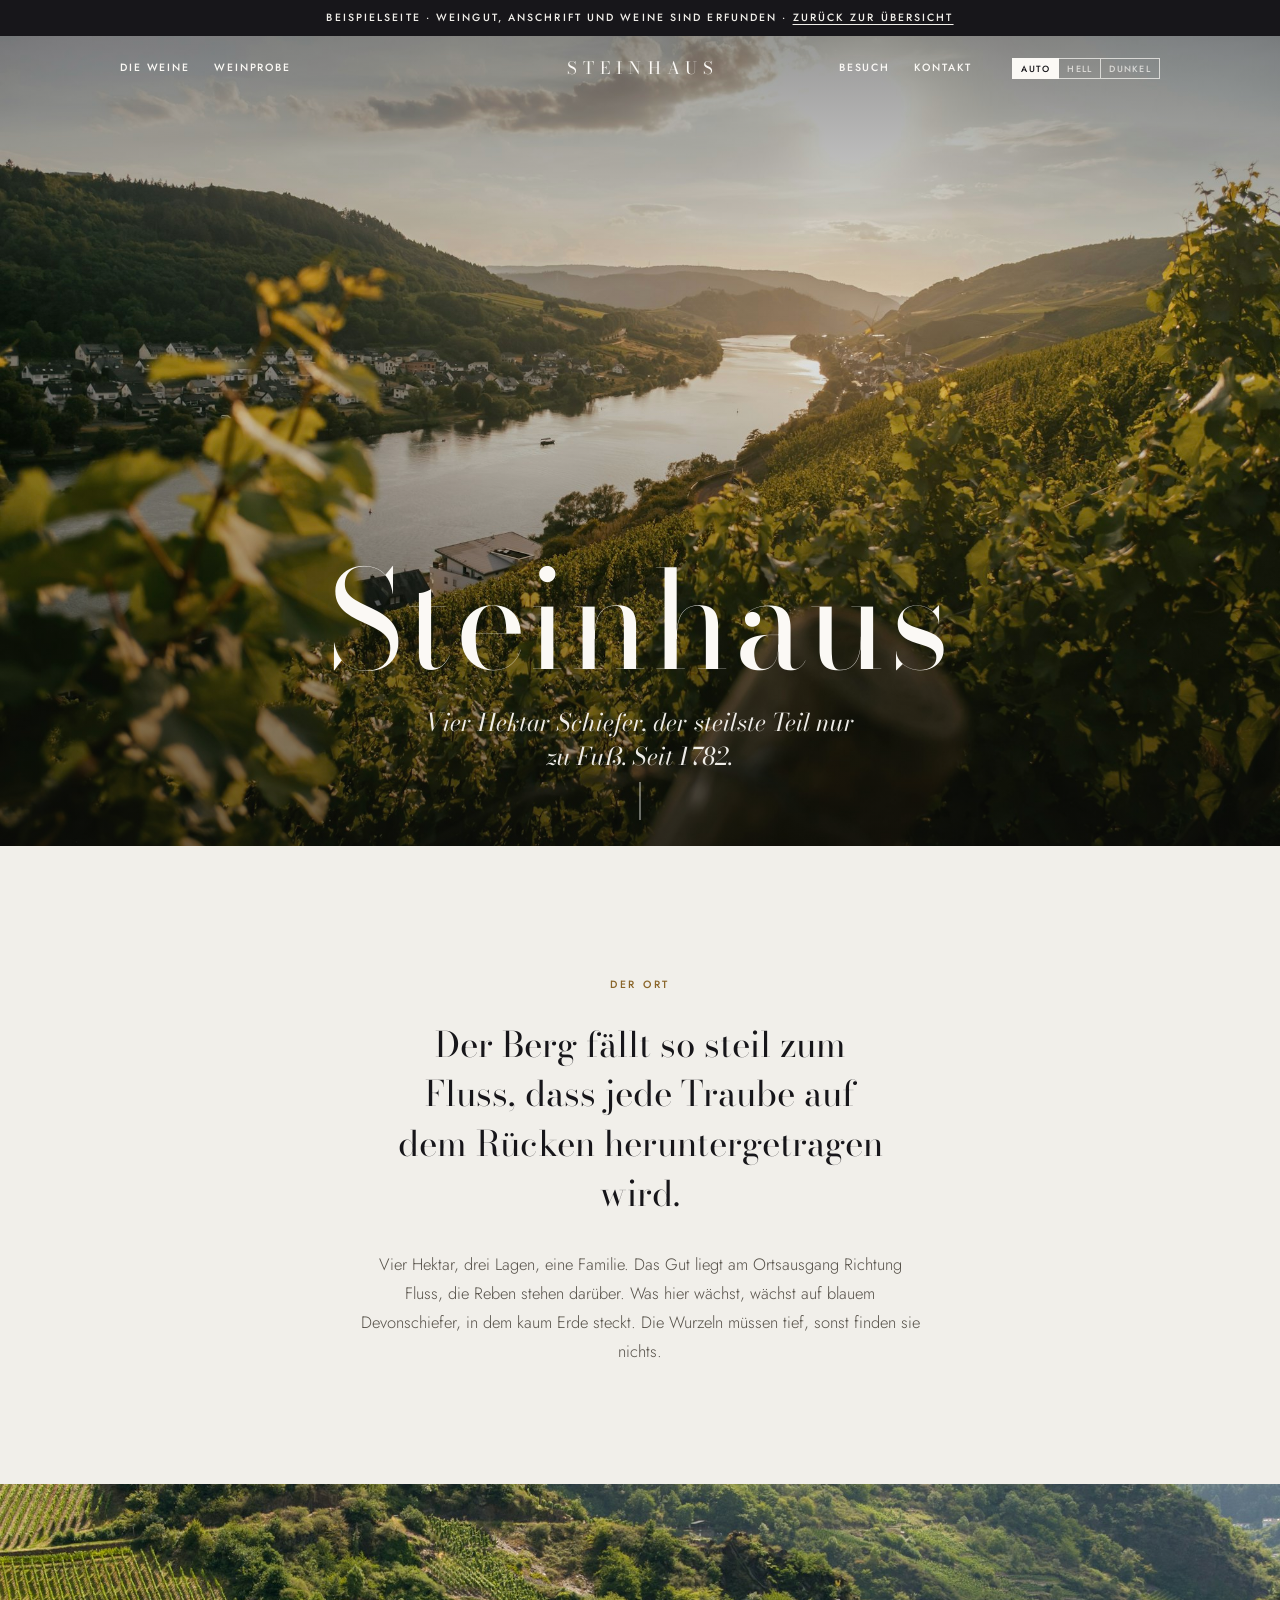
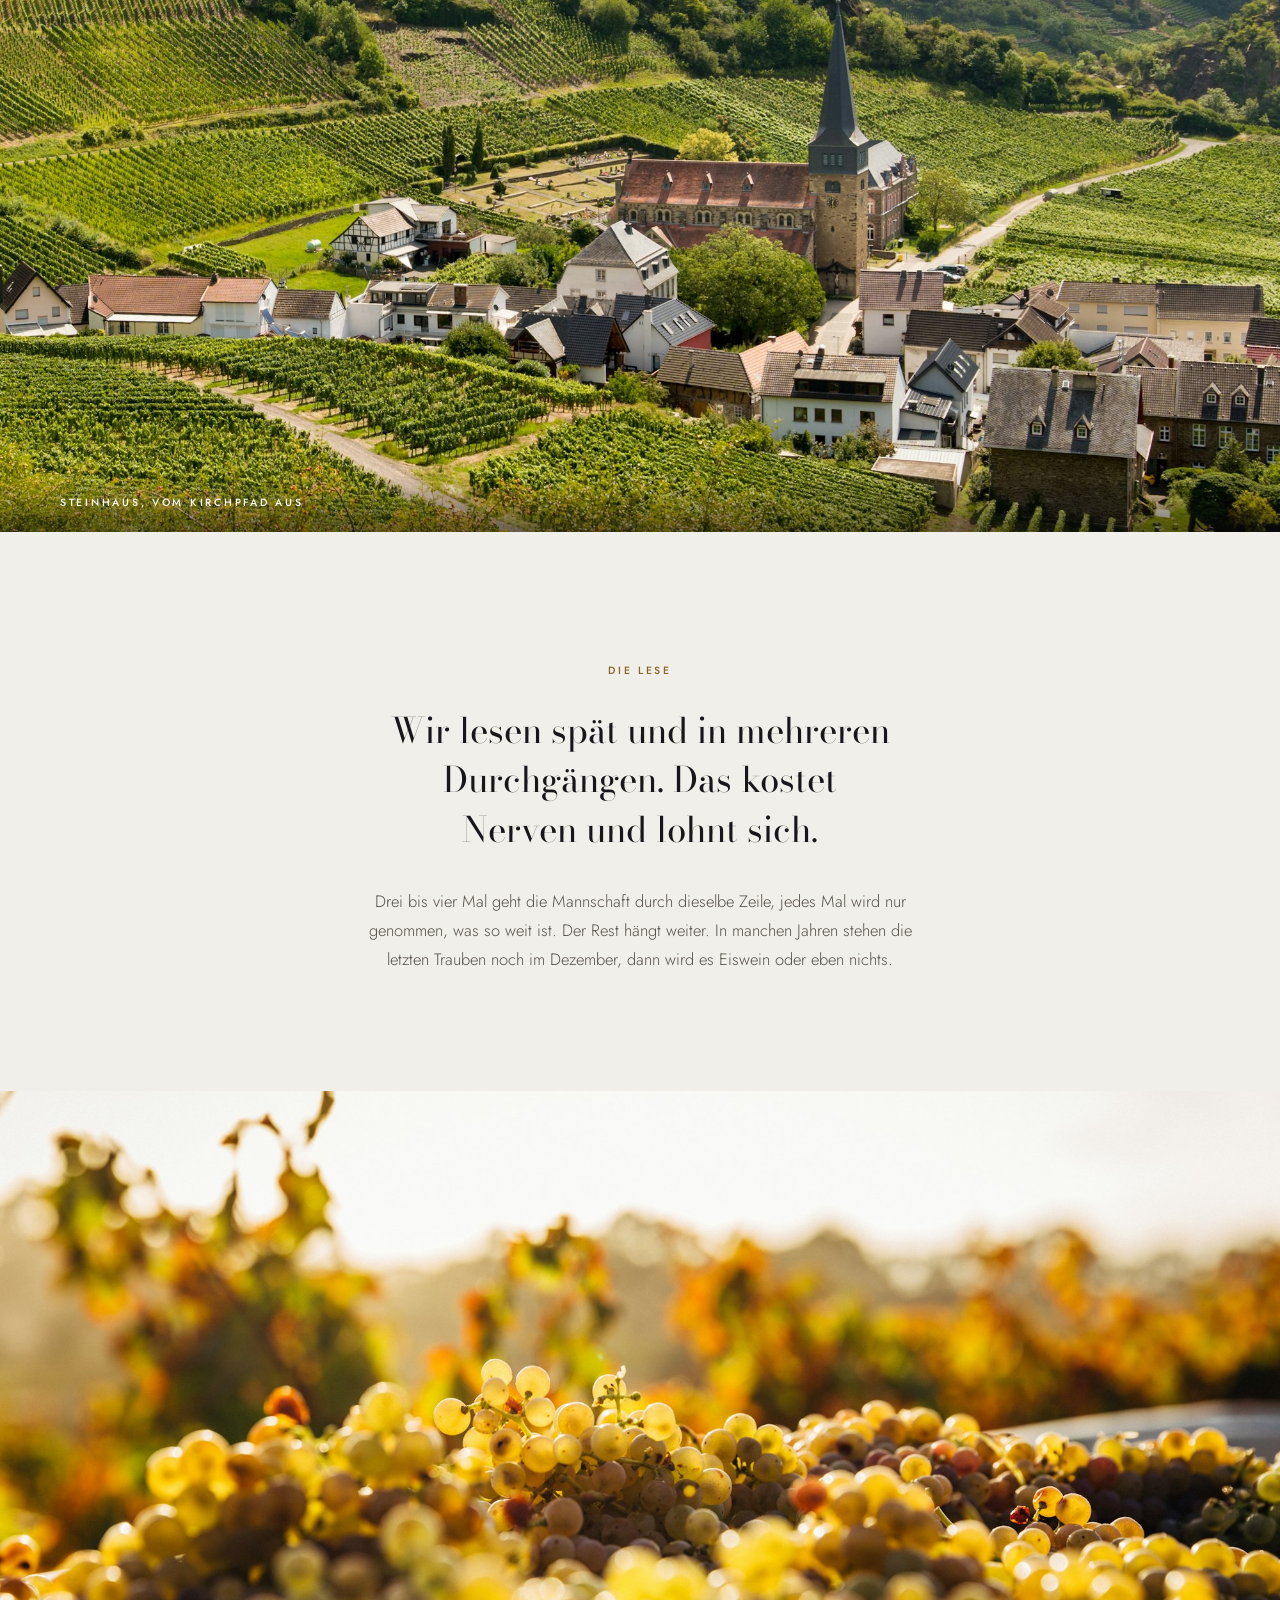
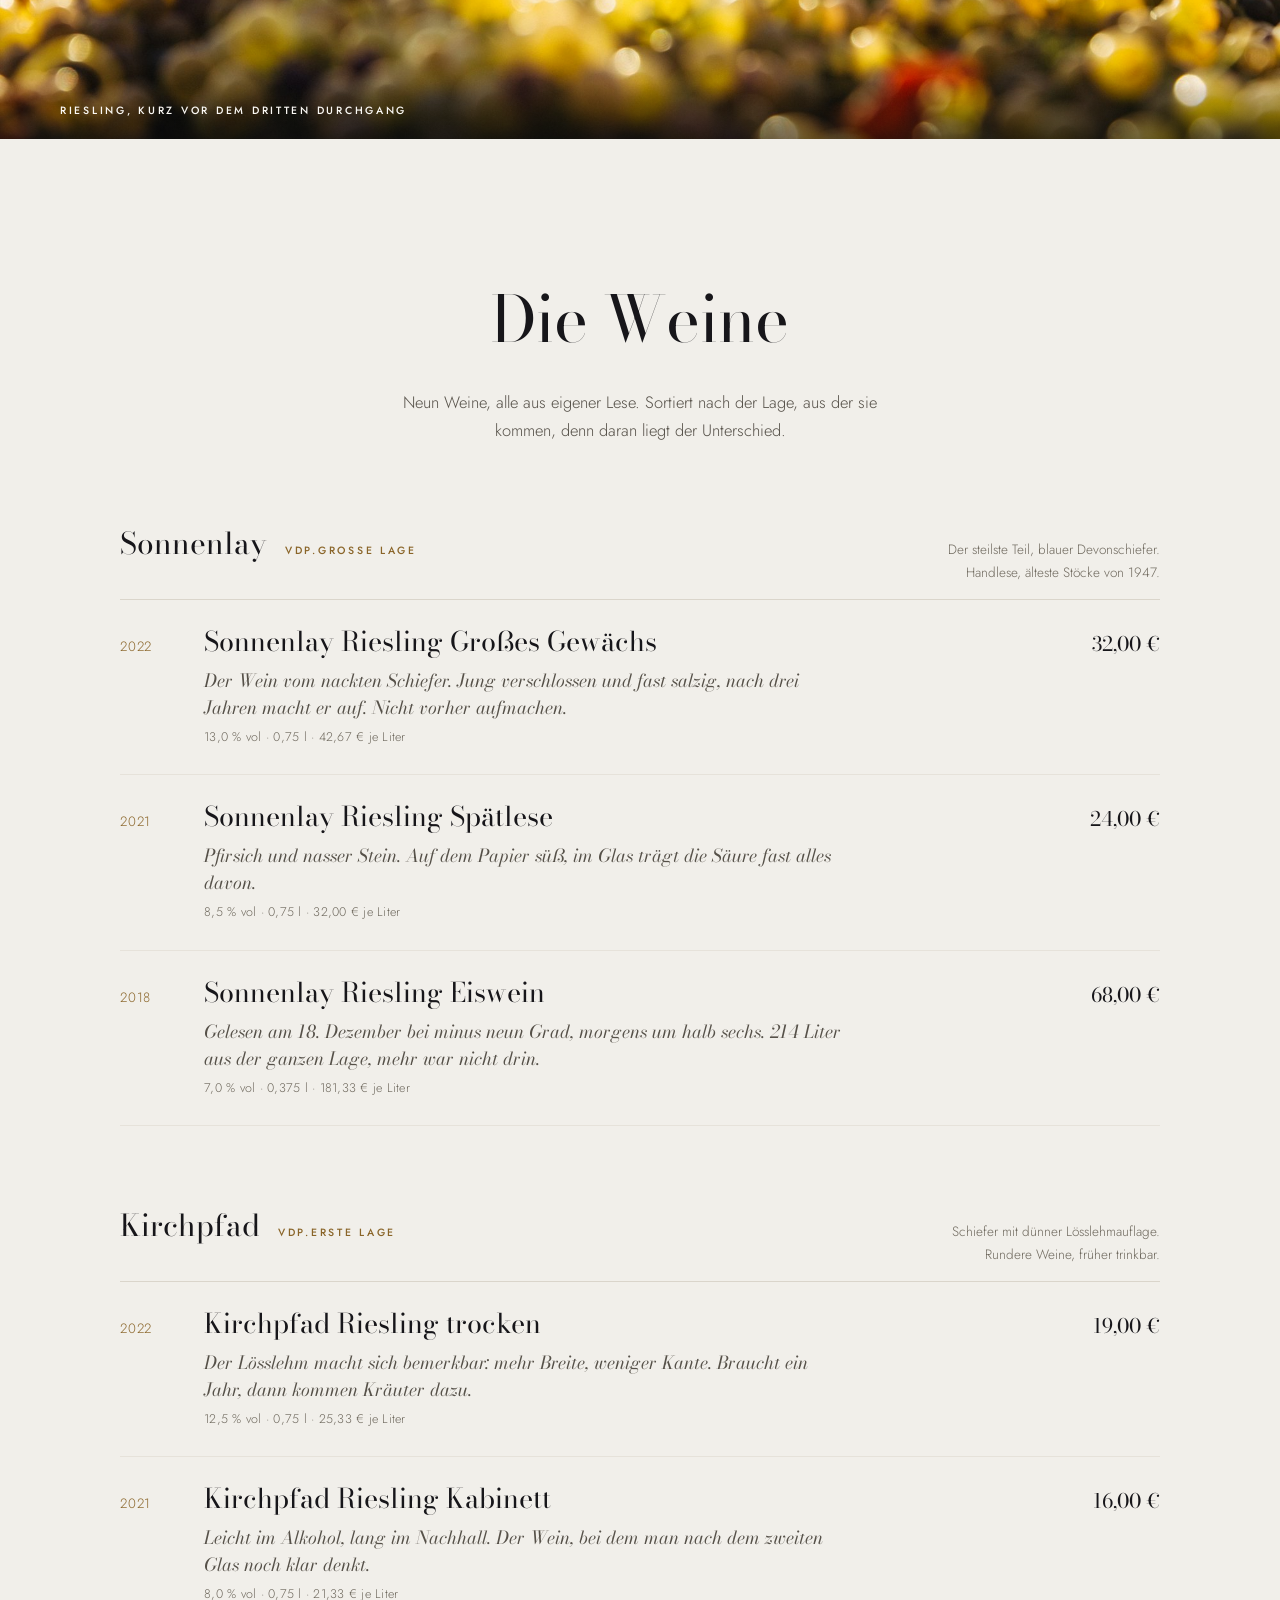
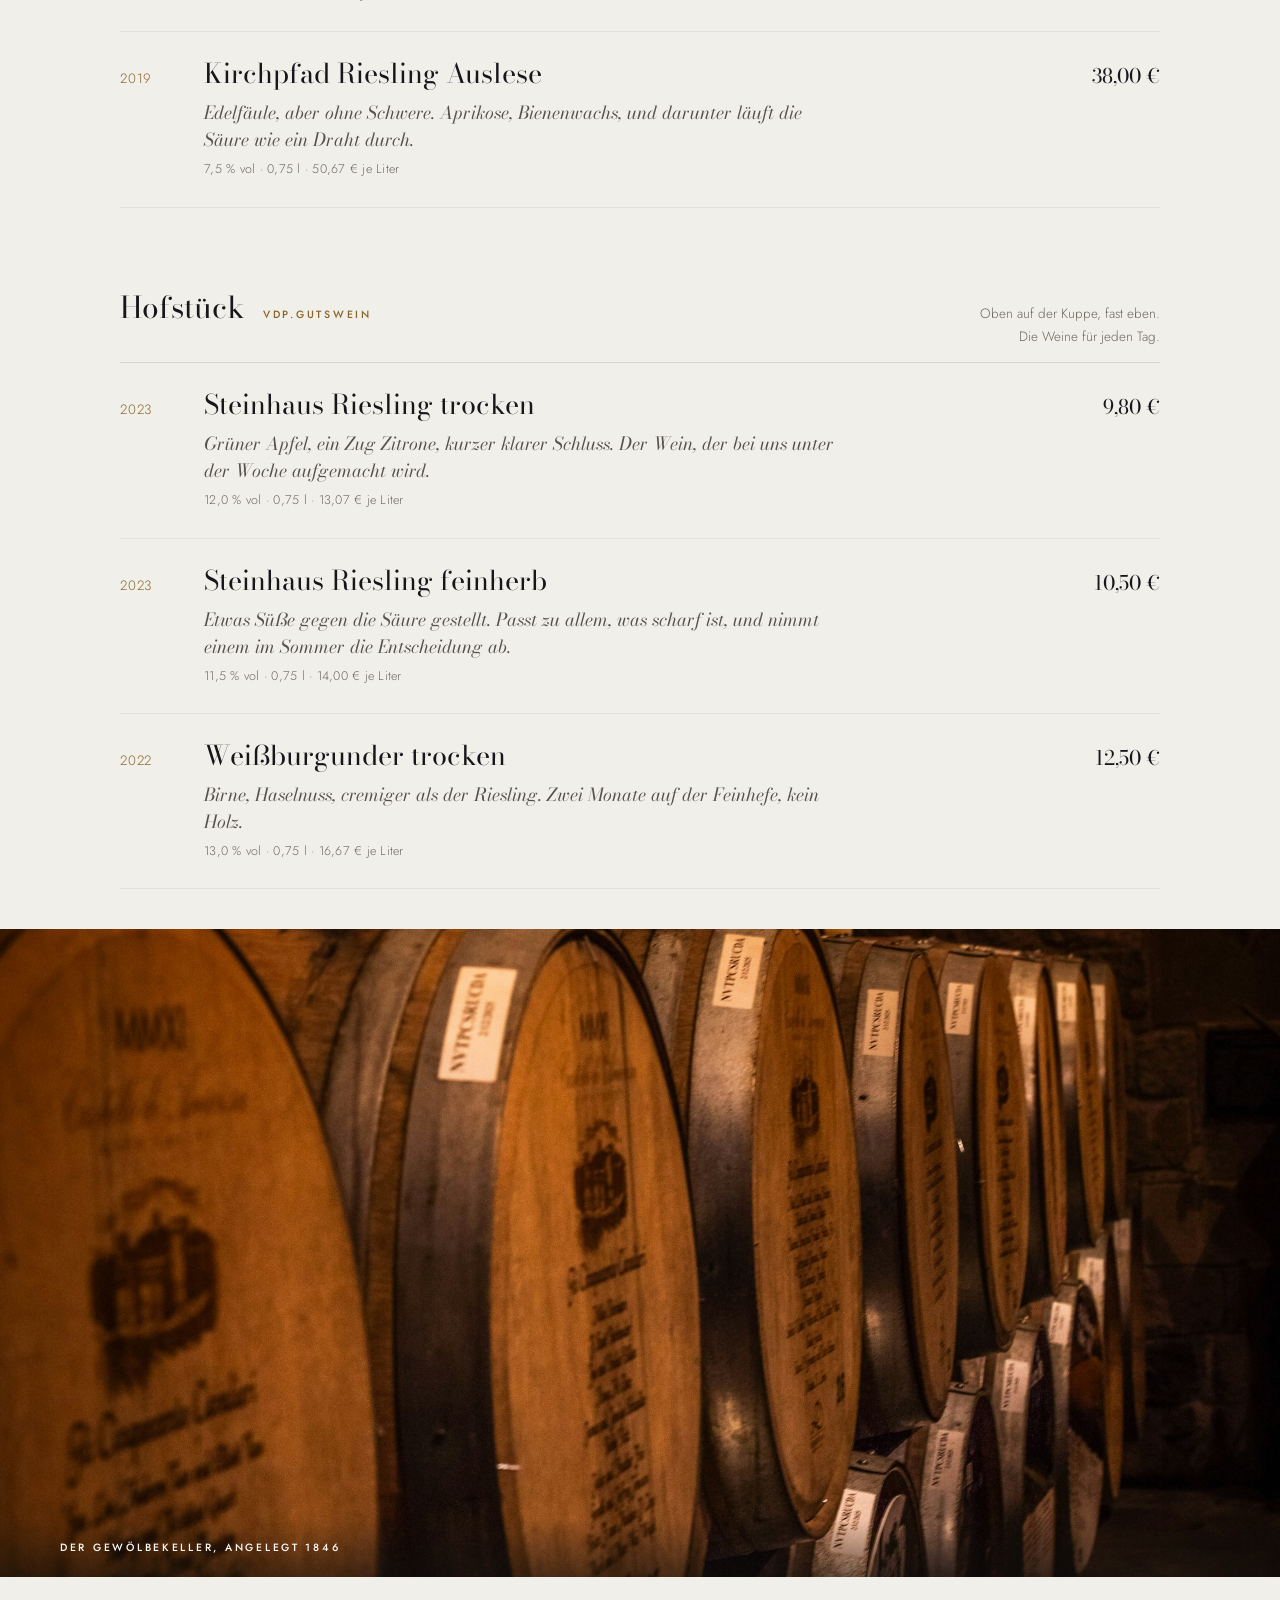
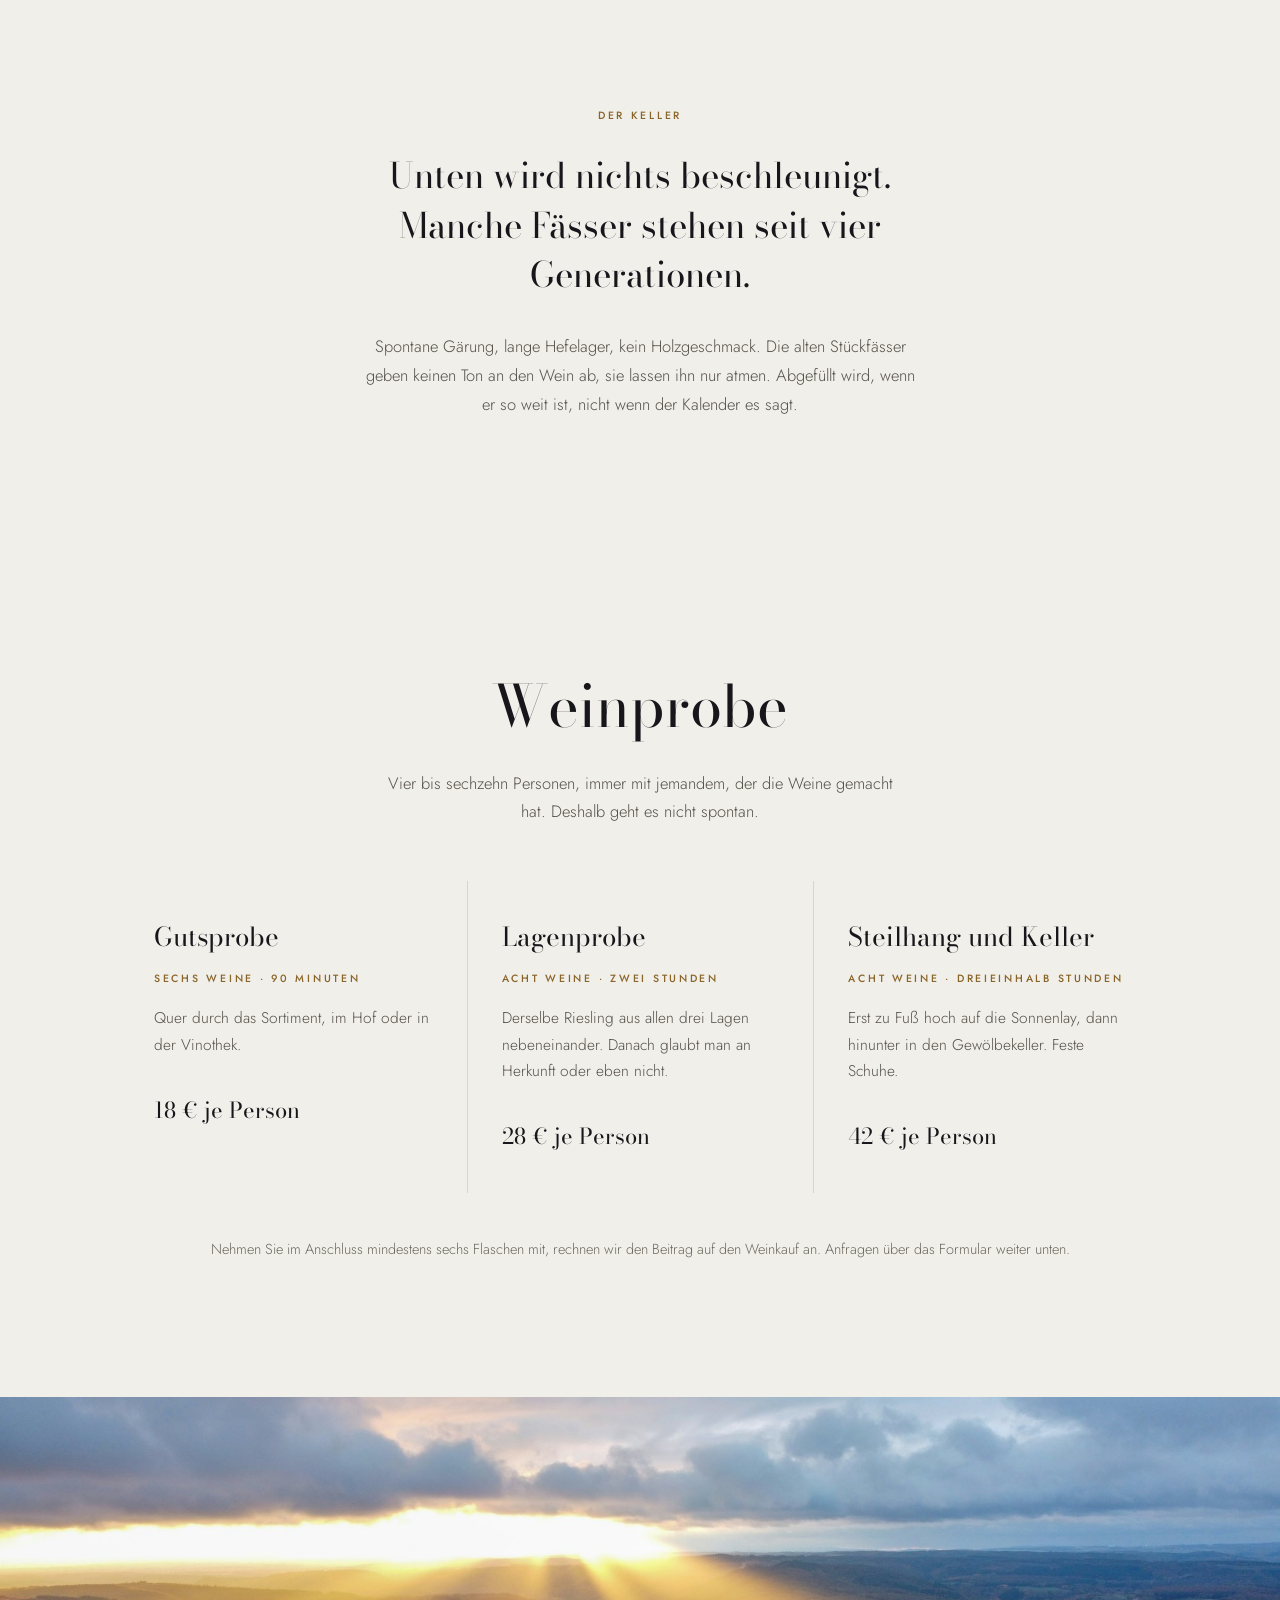
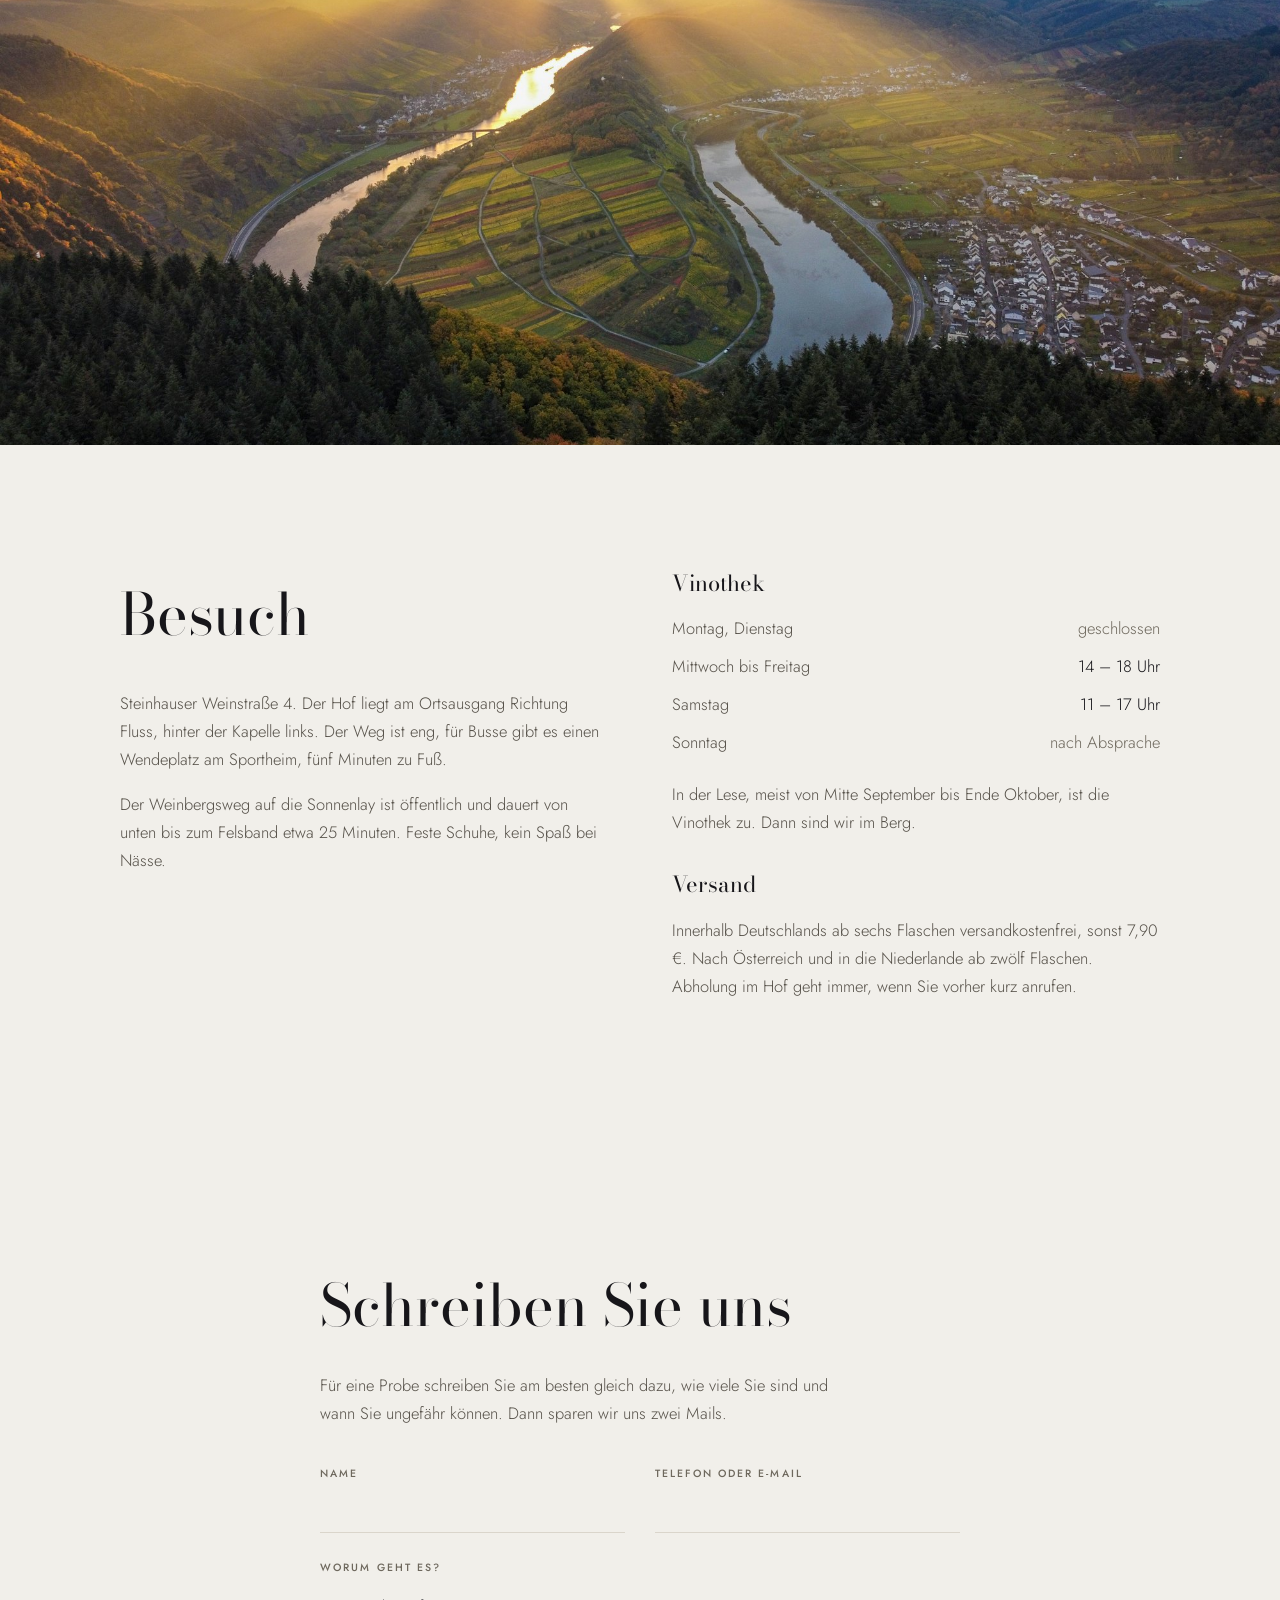
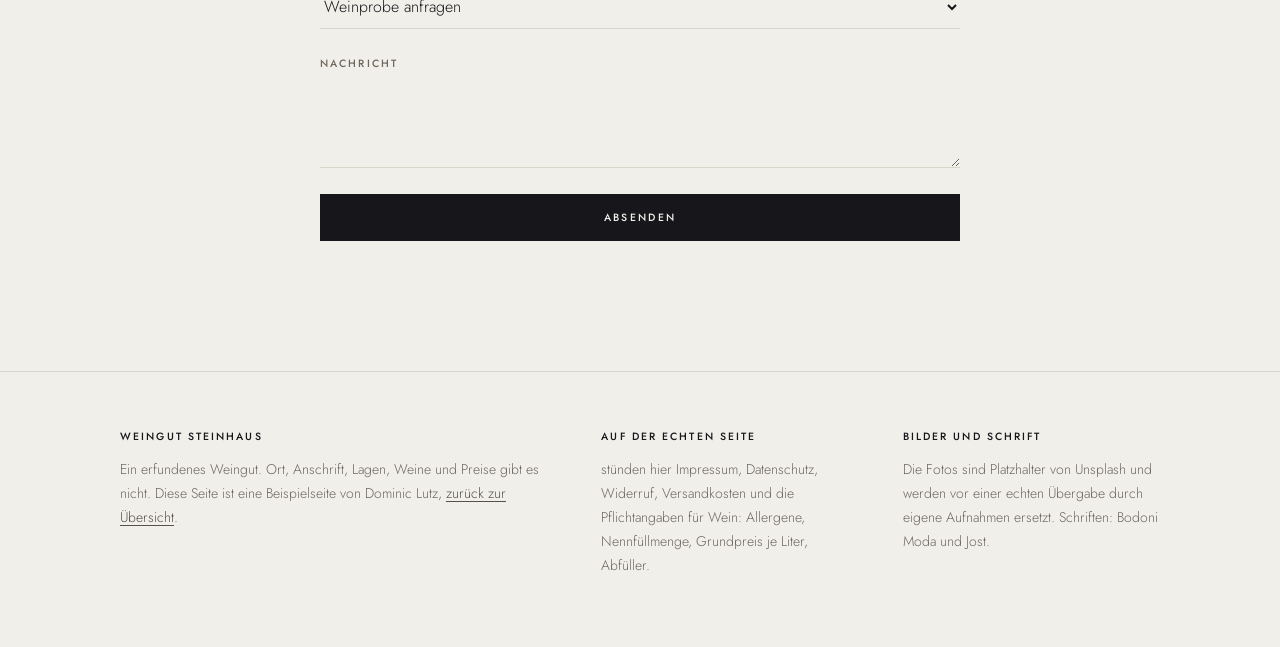
<file: beispiele/weingut/index.html>
<!doctype html>
<html lang="de">
<head>
<meta charset="utf-8">
<meta name="viewport" content="width=device-width,initial-scale=1">
<title>Weingut Steinhaus, Beispielseite von Dominic Lutz</title>
<meta name="description" content="Beispielseite fuer ein Steillagenweingut an der Mosel. Bildgefuehrt, ruhig, wenig Text. Das Weingut ist erfunden.">
<!-- NICHT INDEXIEREN: Der Betrieb ist erfunden, samt Anschrift und
     Telefonnummer. Ein Suchtreffer auf ein Unternehmen, das es nicht
     gibt, waere irrefuehrend. Gilt auch nach dem Umzug auf die eigene
     Domain, dort bleibt diese Zeile stehen.
     BILDER: Platzhalter von Unsplash. Vor einer echten Uebergabe werden
     sie durch eigene Aufnahmen ersetzt. -->
<meta name="robots" content="noindex,nofollow">
<meta name="theme-color" content="#F1EFEA">
<style>
  html{-webkit-text-size-adjust:100%}
  body{margin:0}
  img{max-width:100%}
  [hidden]{display:none!important}
</style>
</head>
<body>
<link rel="preconnect" href="https://fonts.googleapis.com">
<link rel="preconnect" href="https://fonts.gstatic.com" crossorigin>
<link href="https://fonts.googleapis.com/css2?family=Bodoni+Moda:ital,opsz,wght@0,6..96,400;0,6..96,500;1,6..96,400&family=Jost:wght@300;400;500&display=swap" rel="stylesheet">

<style>
/* ==========================================================
   Weingut Steinhaus
   Das Bild fuehrt, die Schrift begleitet. Pro Abschnitt ein
   Motiv und ein Satz. Zahlen stehen nur da, wo sie jemand
   wirklich braucht: beim Preis und bei der Flaschengroesse.
   Schriften: Bodoni Moda fuer alles Gesetzte, Jost fuer die
   kleinen Kapitaelchen.
   ========================================================== */
:root{
  --papier:#F1EFEA; --flaeche:#FAF8F4; --tinte:#17161A; --tinte-weich:#565149;
  --tinte-fein:#6E685D; --linie:#DAD5CB; --linie-zart:#E6E2DA; --most:#8A6529;
  --auf-bild:#FBF9F5;
}
@media (prefers-color-scheme: dark){
  :root:not([data-theme="light"]){
    --papier:#121110; --flaeche:#1A1917; --tinte:#ECE8E1; --tinte-weich:#A9A296;
    --tinte-fein:#8B8478; --linie:#2C2A26; --linie-zart:#222120; --most:#C9A15C;
  }
}
:root[data-theme="dark"]{
  --papier:#121110; --flaeche:#1A1917; --tinte:#ECE8E1; --tinte-weich:#A9A296;
  --tinte-fein:#8B8478; --linie:#2C2A26; --linie-zart:#222120; --most:#C9A15C;
}

*{box-sizing:border-box;}
html{scroll-behavior:smooth;}
body{
  margin:0; background:var(--papier); color:var(--tinte);
  font-family:"Jost", ui-sans-serif, system-ui, sans-serif;
  font-size:16.5px; font-weight:300; line-height:1.7; overflow-x:hidden;
  -webkit-font-smoothing:antialiased;
}
h1,h2,h3{font-family:"Bodoni Moda", Didot, Georgia, serif; font-weight:400; margin:0; text-wrap:balance;}
p{margin:0 0 1em;}
a{color:var(--tinte);}
:focus-visible{outline:1.5px solid var(--most); outline-offset:4px;}
button,input,select,textarea{font-family:inherit; font-size:inherit; color:inherit;}

section{scroll-margin-top:86px;}
.feld{max-width:1160px; margin:0 auto; padding:0 60px;}
.schmal{max-width:760px; margin:0 auto; padding:0 60px;}
@media (max-width:800px){ .feld,.schmal{padding:0 24px;} }

.etikett{
  font-family:"Jost",sans-serif; font-weight:500; font-size:10.5px;
  letter-spacing:.26em; text-transform:uppercase; color:var(--tinte-fein);
  display:block;
}

/* ---------- Musterband ---------- */
.muster{
  position:relative; z-index:60;
  background:#17161A; color:#F1EFEA;
  font-size:10.5px; font-weight:500; letter-spacing:.2em; text-transform:uppercase;
  text-align:center; padding:9px 16px;
}
.muster a{color:inherit; text-underline-offset:3px;}

/* ---------- Kopf, liegt über dem Hero ---------- */
.kopf{
  position:fixed; left:0; right:0; z-index:50;
  padding:18px 0; transition:background .35s, border-color .35s, padding .35s;
  border-bottom:1px solid transparent;
}
.kopf-innen{
  max-width:1160px; margin:0 auto; padding:0 60px;
  display:grid; grid-template-columns:1fr auto 1fr; align-items:center; gap:20px;
}
.marke{
  font-family:"Bodoni Moda",serif; font-size:17px; letter-spacing:.36em;
  text-transform:uppercase; text-decoration:none; text-indent:.36em; white-space:nowrap;
}
.kopf nav{display:flex; gap:24px;}
.kopf nav.r{justify-content:flex-end; align-items:center;}
.kopf nav a{
  text-decoration:none; font-size:10.5px; font-weight:500;
  letter-spacing:.18em; text-transform:uppercase; padding:3px 0;
  border-bottom:1px solid transparent; transition:border-color .2s;
}
.kopf nav a:hover{border-color:currentColor;}
/* Über dem Bild ist alles hell, ab dem ersten Scrollen wird der Kopf zur Leiste. */
.kopf, .kopf a{color:var(--auf-bild);}
.kopf.fest{background:var(--papier); border-bottom-color:var(--linie-zart); padding:12px 0;}
.kopf.fest, .kopf.fest a{color:var(--tinte);}
.kopf.fest nav a{color:var(--tinte-weich);}
.thema{display:flex; margin-left:16px;}
.thema button{
  background:none; border:1px solid currentColor; color:inherit; opacity:.7;
  font-family:"Jost",sans-serif; font-weight:500; font-size:9px; letter-spacing:.14em;
  text-transform:uppercase; padding:5px 8px; cursor:pointer; line-height:1;
}
.thema button+button{border-left:none;}
/* Über dem Bild ist der gedrückte Knopf hell mit dunkler Schrift,
   in der festen Leiste umgekehrt. Mit currentColor allein wäre er
   weiß auf weiß. */
.thema button[aria-pressed="true"]{opacity:1; background:var(--auf-bild);}
.thema button[aria-pressed="true"] span{color:#17161A;}
.kopf.fest .thema button[aria-pressed="true"]{background:var(--tinte);}
.kopf.fest .thema button[aria-pressed="true"] span{color:var(--papier);}
@media (max-width:940px){
  .kopf-innen{grid-template-columns:1fr auto; padding:0 24px;}
  .kopf nav.l{display:none;}
  .kopf nav.r a{display:none;}
}

/* ---------- Hero ---------- */
.hero{position:relative; height:min(90vh, 880px); min-height:520px; overflow:hidden;}
.hero img{width:100%; height:100%; object-fit:cover; display:block;}
.hero::after{
  content:""; position:absolute; inset:0;
  background:linear-gradient(180deg, rgba(15,14,13,.42) 0%, rgba(15,14,13,.08) 34%, rgba(15,14,13,.55) 100%);
}
.hero-worte{
  position:absolute; inset:auto 0 0 0; z-index:2; text-align:center;
  padding:0 24px 8vh; color:var(--auf-bild);
}
.hero-worte h1{
  font-size:clamp(58px, 10.6vw, 146px); letter-spacing:.02em; line-height:1;
  margin:0 0 18px; color:var(--auf-bild);
}
.hero-worte p{
  font-family:"Bodoni Moda",serif; font-style:italic; font-size:clamp(17px,1.9vw,25px);
  margin:0 auto; max-width:30ch; line-height:1.4; opacity:.94;
}
.weiter{
  position:absolute; left:50%; bottom:26px; transform:translateX(-50%); z-index:3;
  color:var(--auf-bild); text-decoration:none; opacity:.8;
}
.weiter span{display:block; width:1px; height:38px; background:currentColor; margin:10px auto 0;}

/* ---------- Kapitel: ein Satz, dann ein Bild ---------- */
.satz{padding:130px 0 118px; text-align:center;}
.satz .etikett{margin-bottom:26px; color:var(--most);}
.satz p{
  font-family:"Bodoni Moda",serif; font-size:clamp(23px,2.8vw,35px); line-height:1.42;
  margin:0 auto; max-width:23ch; color:var(--tinte);
}
.satz p+p{
  font-family:"Jost",sans-serif; font-size:16.5px; line-height:1.75; max-width:56ch;
  color:var(--tinte-weich); margin-top:32px;
}
/* figure bringt vom Browser 40 px Rand mit. Der muss weg, sonst
   steht das Bild nicht randlos. */
.bild{position:relative; overflow:hidden; margin:0;}
.bild img{
  display:block; width:100%; height:clamp(340px, 72vh, 760px); object-fit:cover;
  transform:scale(1.07); transition:transform 1.6s cubic-bezier(.16,.7,.2,1);
}
.bild.da img{transform:scale(1);}
.bild figcaption{
  position:absolute; left:0; right:0; bottom:0; padding:20px 60px;
  color:var(--auf-bild); background:linear-gradient(180deg, transparent, rgba(15,14,13,.55));
}
@media (max-width:800px){ .bild figcaption{padding:16px 24px;} .satz{padding:88px 0 80px;} }

/* ---------- Die Weine ---------- */
.weine{padding:126px 0 40px;}
.weine-kopf{text-align:center; margin-bottom:20px;}
.weine-kopf h2{font-size:clamp(40px,5vw,64px); margin-bottom:14px;}
.weine-kopf p{color:var(--tinte-weich); max-width:52ch; margin:0 auto;}
.lage-block{margin-top:74px;}
.lage-kopf{
  display:flex; align-items:baseline; gap:18px; flex-wrap:wrap; padding-bottom:14px;
  border-bottom:1px solid var(--linie);
}
.lage-kopf h3{font-size:30px;}
.lage-kopf .etikett{color:var(--most);}
.lage-kopf .wo{margin-left:auto; color:var(--tinte-fein); font-size:13.5px; text-align:right;}
.wein{
  display:grid; grid-template-columns:58px minmax(0,1fr) auto;
  gap:6px 26px; align-items:baseline;
  padding:26px 0; border-bottom:1px solid var(--linie-zart);
}
.wein .jg{font-size:13.5px; color:var(--most); letter-spacing:.06em;}
.wein .name{font-family:"Bodoni Moda",serif; font-size:27px; line-height:1.2;}
.wein .preis{font-family:"Bodoni Moda",serif; font-size:20px; white-space:nowrap;}
.wein .notiz{
  grid-column:2/3; font-family:"Bodoni Moda",serif; font-style:italic;
  font-size:18px; line-height:1.5; color:var(--tinte-weich); max-width:58ch; margin:0;
}
.wein .klein{grid-column:2/-1; color:var(--tinte-fein); font-size:12.5px; letter-spacing:.02em;}
@media (max-width:640px){
  .wein{grid-template-columns:46px minmax(0,1fr); gap:6px 16px;}
  .wein > *{min-width:0;}
  .wein .preis{grid-column:2/3; font-size:18px;}
  .wein .name{font-size:23px;}
}

/* ---------- Weinprobe ---------- */
.probe{padding:120px 0;}
.probe-kopf{text-align:center; margin-bottom:56px;}
.probe-kopf h2{font-size:clamp(38px,4.6vw,58px); margin-bottom:14px;}
.probe-kopf p{color:var(--tinte-weich); max-width:52ch; margin:0 auto;}
.probe-reihe{display:grid; grid-template-columns:repeat(3,minmax(0,1fr)); gap:0;}
.probe-reihe > div{
  padding:34px 34px 38px; border-left:1px solid var(--linie);
  display:flex; flex-direction:column;
}
.probe-reihe .kosten{margin-top:auto; padding-top:18px;}
.probe-reihe > div:first-child{border-left:none;}
.probe-reihe h3{font-size:26px; margin-bottom:10px;}
.probe-reihe .etikett{color:var(--most); margin-bottom:18px;}
.probe-reihe p{color:var(--tinte-weich); font-size:15.5px;}
.probe-reihe .kosten{font-family:"Bodoni Moda",serif; font-size:22px; color:var(--tinte); margin:0;}
@media (max-width:850px){
  .probe-reihe{grid-template-columns:1fr;}
  .probe-reihe > div{border-left:none; border-top:1px solid var(--linie); padding:28px 0 32px;}
  .probe-reihe > div:first-child{border-top:none;}
}

/* ---------- Besuch ---------- */
.besuch{padding:120px 0;}
.besuch-raster{display:grid; grid-template-columns:1fr 1fr; gap:64px;}
@media (max-width:850px){ .besuch-raster{grid-template-columns:1fr; gap:40px;} }
.besuch h2{font-size:clamp(38px,4.6vw,58px); margin-bottom:26px;}
.besuch h3{font-size:22px; margin:0 0 12px;}
.besuch p{color:var(--tinte-weich);}
.zeiten{display:grid; grid-template-columns:1fr auto; gap:10px 24px; margin:0 0 24px;}
.zeiten dt{color:var(--tinte-weich);}
.zeiten dd{margin:0; text-align:right;}
.zeiten .zu{color:var(--tinte-fein);}

/* ---------- Formular ---------- */
.kontakt{padding:120px 0 130px;}
.kontakt h2{font-size:clamp(38px,4.6vw,58px); margin-bottom:16px;}
.kontakt > .schmal > p{color:var(--tinte-weich); max-width:52ch;}
.formular{display:grid; grid-template-columns:1fr 1fr; gap:26px 30px; margin-top:38px;}
@media (max-width:640px){ .formular{grid-template-columns:1fr;} }
.eingabe.voll{grid-column:1/-1;}
.eingabe{display:flex; flex-direction:column; gap:8px;}
.eingabe label{font-weight:500; font-size:10.5px; letter-spacing:.2em; text-transform:uppercase; color:var(--tinte-fein);}
.eingabe input,.eingabe select,.eingabe textarea{
  background:none; border:none; border-bottom:1px solid var(--linie);
  padding:9px 0; font-weight:300; font-size:16px;
}
.eingabe input:focus,.eingabe select:focus,.eingabe textarea:focus{outline:none; border-bottom-color:var(--most);}
.eingabe textarea{resize:vertical;}
.senden{
  justify-self:start; background:var(--tinte); color:var(--papier); border:1px solid var(--tinte);
  padding:15px 42px; font-size:10.5px; font-weight:500; letter-spacing:.22em; text-transform:uppercase;
  cursor:pointer; transition:.2s;
}
.senden:hover{background:transparent; color:var(--tinte);}
.meldung{
  position:fixed; left:50%; bottom:24px; transform:translate(-50%,18px);
  background:#17161A; color:#F1EFEA; padding:14px 24px; font-size:14px;
  opacity:0; pointer-events:none; transition:opacity .25s, transform .25s; z-index:80;
  max-width:92vw; text-align:center;
}
.meldung.zeigen{opacity:1; transform:translate(-50%,0);}

/* ---------- Fuss ---------- */
footer{border-top:1px solid var(--linie); padding:56px 0 70px; font-size:14px; color:var(--tinte-fein);}
.fuss-raster{display:grid; grid-template-columns:1.7fr 1fr 1fr; gap:44px;}
@media (max-width:850px){ .fuss-raster{grid-template-columns:1fr; gap:26px;} }
footer b{display:block; font-weight:500; font-size:10.5px; letter-spacing:.2em; text-transform:uppercase; color:var(--tinte); margin-bottom:12px;}
footer a{color:var(--tinte-weich); text-underline-offset:3px;}

@media (prefers-reduced-motion: reduce){
  html{scroll-behavior:auto;}
  .bild img{transform:none!important; transition:none;}
  *{transition-duration:.01ms!important;}
}
</style>
</head>
<body>

<div class="muster">Beispielseite &middot; Weingut, Anschrift und Weine sind erfunden &middot; <a href="/">Zurück zur Übersicht</a></div>

<header class="kopf" id="kopf">
  <div class="kopf-innen">
    <nav class="l">
      <a href="#weine">Die Weine</a>
      <a href="#probe">Weinprobe</a>
    </nav>
    <a class="marke" href="#oben">Steinhaus</a>
    <nav class="r">
      <a href="#besuch">Besuch</a>
      <a href="#kontakt">Kontakt</a>
      <span class="thema" role="group" aria-label="Darstellung">
        <button type="button" data-thema="system" aria-pressed="true"><span>Auto</span></button>
        <button type="button" data-thema="light" aria-pressed="false"><span>Hell</span></button>
        <button type="button" data-thema="dark" aria-pressed="false"><span>Dunkel</span></button>
      </span>
    </nav>
  </div>
</header>

<main id="oben">

  <div class="hero">
    <img src="bilder/hang.jpg" alt="Blick über die Weinberge auf die Mosel im Gegenlicht" width="2000" height="1333" fetchpriority="high">
    <div class="hero-worte">
      <h1>Steinhaus</h1>
      <p>Vier Hektar Schiefer, der steilste Teil nur zu Fuß. Seit 1782.</p>
    </div>
    <a class="weiter" href="#ort" aria-label="Weiter zum Inhalt"><span></span></a>
  </div>

  <section id="ort">
    <div class="satz schmal">
      <span class="etikett">Der Ort</span>
      <p>Der Berg fällt so steil zum Fluss, dass jede Traube auf dem Rücken heruntergetragen wird.</p>
      <p>Vier Hektar, drei Lagen, eine Familie. Das Gut liegt am Ortsausgang Richtung Fluss,
        die Reben stehen darüber. Was hier wächst, wächst auf blauem Devonschiefer, in dem
        kaum Erde steckt. Die Wurzeln müssen tief, sonst finden sie nichts.</p>
    </div>
    <figure class="bild">
      <img src="bilder/ort.jpg" alt="Weinbergdorf mit Kirchturm zwischen terrassierten Weinbergen" loading="lazy" width="2000" height="1335">
      <figcaption><span class="etikett" style="color:inherit">Steinhaus, vom Kirchpfad aus</span></figcaption>
    </figure>
  </section>

  <section id="lese">
    <div class="satz schmal">
      <span class="etikett">Die Lese</span>
      <p>Wir lesen spät und in mehreren Durchgängen. Das kostet Nerven und lohnt sich.</p>
      <p>Drei bis vier Mal geht die Mannschaft durch dieselbe Zeile, jedes Mal wird nur
        genommen, was so weit ist. Der Rest hängt weiter. In manchen Jahren stehen die letzten
        Trauben noch im Dezember, dann wird es Eiswein oder eben nichts.</p>
    </div>
    <figure class="bild">
      <img src="bilder/reben.jpg" alt="Reife Rieslingtrauben im Abendlicht" loading="lazy" width="2000" height="1333">
      <figcaption><span class="etikett" style="color:inherit">Riesling, kurz vor dem dritten Durchgang</span></figcaption>
    </figure>
  </section>

  <!-- ================= DIE WEINE ================= -->
  <section class="weine" id="weine">
    <div class="feld">
      <div class="weine-kopf">
        <h2>Die Weine</h2>
        <p>Neun Weine, alle aus eigener Lese. Sortiert nach der Lage, aus der sie kommen,
          denn daran liegt der Unterschied.</p>
      </div>
      <div id="weinListe"></div>
    </div>
  </section>

  <section id="keller">
    <figure class="bild">
      <img src="bilder/keller.jpg" alt="Gewölbekeller mit alten Holzfässern" loading="lazy" width="2000" height="1333">
      <figcaption><span class="etikett" style="color:inherit">Der Gewölbekeller, angelegt 1846</span></figcaption>
    </figure>
    <div class="satz schmal">
      <span class="etikett">Der Keller</span>
      <p>Unten wird nichts beschleunigt. Manche Fässer stehen seit vier Generationen.</p>
      <p>Spontane Gärung, lange Hefelager, kein Holzgeschmack. Die alten Stückfässer geben
        keinen Ton an den Wein ab, sie lassen ihn nur atmen. Abgefüllt wird, wenn er so weit
        ist, nicht wenn der Kalender es sagt.</p>
    </div>
  </section>

  <!-- ================= WEINPROBE ================= -->
  <section class="probe" id="probe">
    <div class="feld">
      <div class="probe-kopf">
        <h2>Weinprobe</h2>
        <p>Vier bis sechzehn Personen, immer mit jemandem, der die Weine gemacht hat.
          Deshalb geht es nicht spontan.</p>
      </div>
      <div class="probe-reihe">
        <div>
          <h3>Gutsprobe</h3>
          <span class="etikett">Sechs Weine &middot; 90 Minuten</span>
          <p>Quer durch das Sortiment, im Hof oder in der Vinothek.</p>
          <p class="kosten">18 € je Person</p>
        </div>
        <div>
          <h3>Lagenprobe</h3>
          <span class="etikett">Acht Weine &middot; zwei Stunden</span>
          <p>Derselbe Riesling aus allen drei Lagen nebeneinander. Danach glaubt man an
            Herkunft oder eben nicht.</p>
          <p class="kosten">28 € je Person</p>
        </div>
        <div>
          <h3>Steilhang und Keller</h3>
          <span class="etikett">Acht Weine &middot; dreieinhalb Stunden</span>
          <p>Erst zu Fuß hoch auf die Sonnenlay, dann hinunter in den Gewölbekeller.
            Feste Schuhe.</p>
          <p class="kosten">42 € je Person</p>
        </div>
      </div>
      <p style="text-align:center; margin-top:44px; color:var(--tinte-fein); font-size:14.5px">
        Nehmen Sie im Anschluss mindestens sechs Flaschen mit, rechnen wir den Beitrag auf den
        Weinkauf an. Anfragen über das Formular weiter unten.</p>
    </div>
  </section>

  <figure class="bild">
    <img src="bilder/fluss.jpg" alt="Die Moselschleife im Abendlicht" loading="lazy" width="2000" height="1125">
  </figure>

  <!-- ================= BESUCH ================= -->
  <section class="besuch" id="besuch">
    <div class="feld">
      <div class="besuch-raster">
        <div>
          <h2>Besuch</h2>
          <p>Steinhauser Weinstraße 4. Der Hof liegt am Ortsausgang Richtung Fluss,
            hinter der Kapelle links. Der Weg ist eng, für Busse gibt es einen Wendeplatz
            am Sportheim, fünf Minuten zu Fuß.</p>
          <p>Der Weinbergsweg auf die Sonnenlay ist öffentlich und dauert von unten bis zum
            Felsband etwa 25 Minuten. Feste Schuhe, kein Spaß bei Nässe.</p>
        </div>
        <div>
          <h3>Vinothek</h3>
          <dl class="zeiten">
            <dt>Montag, Dienstag</dt><dd class="zu">geschlossen</dd>
            <dt>Mittwoch bis Freitag</dt><dd>14 – 18 Uhr</dd>
            <dt>Samstag</dt><dd>11 – 17 Uhr</dd>
            <dt>Sonntag</dt><dd class="zu">nach Absprache</dd>
          </dl>
          <p>In der Lese, meist von Mitte September bis Ende Oktober, ist die Vinothek zu.
            Dann sind wir im Berg.</p>
          <h3 style="margin-top:30px">Versand</h3>
          <p>Innerhalb Deutschlands ab sechs Flaschen versandkostenfrei, sonst 7,90 €.
            Nach Österreich und in die Niederlande ab zwölf Flaschen. Abholung im Hof geht
            immer, wenn Sie vorher kurz anrufen.</p>
        </div>
      </div>
    </div>
  </section>

  <!-- ================= KONTAKT ================= -->
  <section class="kontakt" id="kontakt">
    <div class="schmal">
      <h2>Schreiben Sie uns</h2>
      <p>Für eine Probe schreiben Sie am besten gleich dazu, wie viele Sie sind und wann Sie
        ungefähr können. Dann sparen wir uns zwei Mails.</p>
      <form class="formular" id="anfrage" novalidate>
        <div class="eingabe"><label for="f-name">Name</label><input id="f-name" type="text" autocomplete="name"></div>
        <div class="eingabe"><label for="f-kontakt">Telefon oder E-Mail</label><input id="f-kontakt" type="text"></div>
        <div class="eingabe voll"><label for="f-worum">Worum geht es?</label>
          <select id="f-worum">
            <option>Weinprobe anfragen</option>
            <option>Weine bestellen</option>
            <option>Besuch in der Vinothek</option>
            <option>Gastronomie oder Handel</option>
            <option>Etwas anderes</option>
          </select>
        </div>
        <div class="eingabe voll"><label for="f-text">Nachricht</label><textarea id="f-text" rows="3"></textarea></div>
        <div class="eingabe voll"><button type="submit" class="senden">Absenden</button></div>
      </form>
    </div>
  </section>

</main>

<footer>
  <div class="feld">
    <div class="fuss-raster">
      <div>
        <b>Weingut Steinhaus</b>
        Ein erfundenes Weingut. Ort, Anschrift, Lagen, Weine und Preise gibt es nicht.
        Diese Seite ist eine Beispielseite von Dominic Lutz, <a href="/">zurück zur Übersicht</a>.
      </div>
      <div>
        <b>Auf der echten Seite</b>
        stünden hier Impressum, Datenschutz, Widerruf, Versandkosten und die Pflichtangaben
        für Wein: Allergene, Nennfüllmenge, Grundpreis je Liter, Abfüller.
      </div>
      <div>
        <b>Bilder und Schrift</b>
        Die Fotos sind Platzhalter von Unsplash und werden vor einer echten Übergabe durch
        eigene Aufnahmen ersetzt. Schriften: Bodoni Moda und Jost.
      </div>
    </div>
  </div>
</footer>

<div class="meldung" id="meldung" role="status"></div>

<script>
(function(){
"use strict";

/* ---------- Darstellung ---------- */
var wurzel = document.documentElement, gemerkt = null;
try { gemerkt = localStorage.getItem('weingut-thema'); } catch(e){}
if (gemerkt === 'light' || gemerkt === 'dark') wurzel.setAttribute('data-theme', gemerkt);
function gedrueckt(w){
  document.querySelectorAll('[data-thema]').forEach(function(b){
    b.setAttribute('aria-pressed', b.getAttribute('data-thema') === w ? 'true' : 'false');
  });
}
gedrueckt(gemerkt || 'system');
document.querySelectorAll('[data-thema]').forEach(function(b){
  b.addEventListener('click', function(){
    var w = b.getAttribute('data-thema');
    if (w === 'system') wurzel.removeAttribute('data-theme'); else wurzel.setAttribute('data-theme', w);
    try { localStorage.setItem('weingut-thema', w); } catch(e){}
    gedrueckt(w);
  });
});

var meldung = document.getElementById('meldung');
document.getElementById('anfrage').addEventListener('submit', function(e){
  e.preventDefault();
  meldung.textContent = 'Beispielseite: hier ginge die Nachricht jetzt ins Weingut.';
  meldung.classList.add('zeigen');
  setTimeout(function(){ meldung.classList.remove('zeigen'); }, 3400);
});

/* ---------- Kopf wird ab dem Bild zur Leiste ---------- */
var kopf = document.getElementById('kopf');
function kopfPruefen(){
  var hero = document.querySelector('.hero');
  var grenze = hero ? hero.offsetTop + hero.offsetHeight - 90 : 200;
  kopf.classList.toggle('fest', window.scrollY > grenze);
}
kopfPruefen();
window.addEventListener('scroll', kopfPruefen, { passive:true });

/* ---------- Bilder kommen beim Erscheinen zur Ruhe ---------- */
if ('IntersectionObserver' in window){
  var wache = new IntersectionObserver(function(eintraege){
    eintraege.forEach(function(e){ if (e.isIntersecting){ e.target.classList.add('da'); wache.unobserve(e.target); } });
  }, { threshold:.16 });
  document.querySelectorAll('.bild').forEach(function(b){ wache.observe(b); });
} else {
  document.querySelectorAll('.bild').forEach(function(b){ b.classList.add('da'); });
}

/* ============================================================
   DIE WEINE
   Nach Lage gruppiert. Auf der Seite steht nur, was jemand beim
   Kaufen braucht: Jahrgang, Name, wie er schmeckt, was er kostet.
   Alkohol, Fuellmenge und Grundpreis stehen klein darunter, weil
   sie in Deutschland auf jedes Weinangebot gehoeren.
   ============================================================ */
var LAGEN = [
  { id:'sonnenlay', name:'Sonnenlay', stufe:'VDP.Große Lage',
    wo:'Der steilste Teil, blauer Devonschiefer.<br>Handlese, älteste Stöcke von 1947.' },
  { id:'kirchpfad', name:'Kirchpfad', stufe:'VDP.Erste Lage',
    wo:'Schiefer mit dünner Lösslehmauflage.<br>Rundere Weine, früher trinkbar.' },
  { id:'hofstueck', name:'Hofstück', stufe:'VDP.Gutswein',
    wo:'Oben auf der Kuppe, fast eben.<br>Die Weine für jeden Tag.' }
];

var WEINE = [
  { lage:'sonnenlay', jg:2022, name:'Sonnenlay Riesling Großes Gewächs', alk:13.0, menge:0.75, preis:32.00,
    notiz:'Der Wein vom nackten Schiefer. Jung verschlossen und fast salzig, nach drei Jahren macht er auf. Nicht vorher aufmachen.' },
  { lage:'sonnenlay', jg:2021, name:'Sonnenlay Riesling Spätlese', alk:8.5, menge:0.75, preis:24.00,
    notiz:'Pfirsich und nasser Stein. Auf dem Papier süß, im Glas trägt die Säure fast alles davon.' },
  { lage:'sonnenlay', jg:2018, name:'Sonnenlay Riesling Eiswein', alk:7.0, menge:0.375, preis:68.00,
    notiz:'Gelesen am 18. Dezember bei minus neun Grad, morgens um halb sechs. 214 Liter aus der ganzen Lage, mehr war nicht drin.' },

  { lage:'kirchpfad', jg:2022, name:'Kirchpfad Riesling trocken', alk:12.5, menge:0.75, preis:19.00,
    notiz:'Der Lösslehm macht sich bemerkbar: mehr Breite, weniger Kante. Braucht ein Jahr, dann kommen Kräuter dazu.' },
  { lage:'kirchpfad', jg:2021, name:'Kirchpfad Riesling Kabinett', alk:8.0, menge:0.75, preis:16.00,
    notiz:'Leicht im Alkohol, lang im Nachhall. Der Wein, bei dem man nach dem zweiten Glas noch klar denkt.' },
  { lage:'kirchpfad', jg:2019, name:'Kirchpfad Riesling Auslese', alk:7.5, menge:0.75, preis:38.00,
    notiz:'Edelfäule, aber ohne Schwere. Aprikose, Bienenwachs, und darunter läuft die Säure wie ein Draht durch.' },

  { lage:'hofstueck', jg:2023, name:'Steinhaus Riesling trocken', alk:12.0, menge:0.75, preis:9.80,
    notiz:'Grüner Apfel, ein Zug Zitrone, kurzer klarer Schluss. Der Wein, der bei uns unter der Woche aufgemacht wird.' },
  { lage:'hofstueck', jg:2023, name:'Steinhaus Riesling feinherb', alk:11.5, menge:0.75, preis:10.50,
    notiz:'Etwas Süße gegen die Säure gestellt. Passt zu allem, was scharf ist, und nimmt einem im Sommer die Entscheidung ab.' },
  { lage:'hofstueck', jg:2022, name:'Weißburgunder trocken', alk:13.0, menge:0.75, preis:12.50,
    notiz:'Birne, Haselnuss, cremiger als der Riesling. Zwei Monate auf der Feinhefe, kein Holz.' }
];

function nz(n,k){ return n.toLocaleString('de-DE', {minimumFractionDigits:k, maximumFractionDigits:k}); }
function euro(n){ return nz(n,2) + ' €'; }
function liter(n){ return nz(n,3).replace(/0+$/,'').replace(/,$/,'') + ' l'; }

var ziel = document.getElementById('weinListe');
LAGEN.forEach(function(l){
  var block = document.createElement('div');
  block.className = 'lage-block';
  var kopfzeile = '<div class="lage-kopf"><h3>' + l.name + '</h3>' +
                  '<span class="etikett">' + l.stufe + '</span>' +
                  '<span class="wo">' + l.wo + '</span></div>';
  var zeilen = WEINE.filter(function(w){ return w.lage === l.id; }).map(function(w){
    return '<div class="wein">' +
      '<span class="jg">' + w.jg + '</span>' +
      '<span class="name">' + w.name + '</span>' +
      '<span class="preis">' + euro(w.preis) + '</span>' +
      '<p class="notiz">' + w.notiz + '</p>' +
      '<span class="klein">' + nz(w.alk,1) + ' % vol &middot; ' + liter(w.menge) +
        ' &middot; ' + euro(w.preis / w.menge) + ' je Liter</span>' +
    '</div>';
  }).join('');
  block.innerHTML = kopfzeile + zeilen;
  ziel.appendChild(block);
});

})();
</script>

</body>
</html>
</file>
<file: css/seite.css>
/* ==========================================================
   Dominic Lutz Webdesign, gemeinsames Stylesheet.
   Wird von der Startseite und von /anfrage/ geladen, damit
   beide Seiten garantiert gleich aussehen. Vorher stand alles
   im <style> der Startseite und haette beim Aufteilen
   verdoppelt werden muessen.
   ========================================================== */
:root{
    --bg:#F0EEE7;
    --surface:#FFFFFF;
    --surface-2:#FAF8F3;
    --ink:#1C2024;
    --ink-soft:#565D63;
    --ink-faint:#8B9096;
    --border:#DEDACE;
    --border-strong:#C7C2B3;
    --accent:#0E6B5C;
    --accent-strong:#093F35;
    --accent-tint:#E1EFEB;
    --gold:#A9762A;
    --gold-tint:#F3E9D6;
    --rose:#C9506F;
    --rose-tint:#F6E1E7;
    --danger:#AF4430;
    --focus:#0E6B5C;
    --link:#1A4FB8;
    --shadow: 0 1px 2px rgba(28,32,36,.06), 0 8px 24px -12px rgba(28,32,36,.18);
    --shadow-lift: 0 2px 4px rgba(28,32,36,.06), 0 18px 40px -16px rgba(28,32,36,.28);
    --blob-1: rgba(14,107,92,.22);
    --blob-2: rgba(169,118,42,.20);
    --blob-3: rgba(201,80,111,.16);
    --shape-alpha: .55;
    --grid-line: rgba(28,32,36,.05);
  }
  @media (prefers-color-scheme: dark){
    :root:not([data-theme="light"]){
      --bg:#14181A;
      --surface:#1C2124;
      --surface-2:#20262A;
      --ink:#ECEAE3;
      --ink-soft:#AAB0B2;
      --ink-faint:#767D80;
      --border:#2C3235;
      --border-strong:#3A4145;
      --accent:#3FD1B6;
      --accent-strong:#8CE9D6;
      --accent-tint:#1B3A34;
      --gold:#E3B15C;
      --gold-tint:#3A2F1C;
      --rose:#F07A9A;
      --rose-tint:#3D2029;
      --danger:#E58469;
      --focus:#3FD1B6;
      --link:#8AB4F8;
      --shadow: 0 1px 2px rgba(0,0,0,.3), 0 12px 28px -14px rgba(0,0,0,.5);
      --shadow-lift: 0 2px 4px rgba(0,0,0,.3), 0 22px 44px -16px rgba(0,0,0,.6);
      --blob-1: rgba(63,209,182,.16);
      --blob-2: rgba(227,177,92,.14);
      --blob-3: rgba(240,122,154,.13);
      --shape-alpha: .5;
      --grid-line: rgba(236,234,227,.05);
    }
  }
  :root[data-theme="dark"]{
    --bg:#14181A;
    --surface:#1C2124;
    --surface-2:#20262A;
    --ink:#ECEAE3;
    --ink-soft:#AAB0B2;
    --ink-faint:#767D80;
    --border:#2C3235;
    --border-strong:#3A4145;
    --accent:#3FD1B6;
    --accent-strong:#8CE9D6;
    --accent-tint:#1B3A34;
    --gold:#E3B15C;
    --gold-tint:#3A2F1C;
    --rose:#F07A9A;
    --rose-tint:#3D2029;
    --danger:#E58469;
    --focus:#3FD1B6;
    --link:#8AB4F8;
    --shadow: 0 1px 2px rgba(0,0,0,.3), 0 12px 28px -14px rgba(0,0,0,.5);
    --shadow-lift: 0 2px 4px rgba(0,0,0,.3), 0 22px 44px -16px rgba(0,0,0,.6);
    --blob-1: rgba(63,209,182,.16);
    --blob-2: rgba(227,177,92,.14);
    --blob-3: rgba(240,122,154,.13);
    --shape-alpha: .5;
    --grid-line: rgba(236,234,227,.05);
  }

  *{box-sizing:border-box;}
  html{scroll-behavior:smooth;}
  body{
    margin:0;
    background:var(--bg);
    color:var(--ink);
    font-family:"Source Sans 3", ui-sans-serif, system-ui, sans-serif;
    font-size:16px;
    line-height:1.55;
    -webkit-font-smoothing:antialiased;
    overflow-x:hidden;
  }
  h1,h2,h3{
    font-family:"Archivo", ui-sans-serif, system-ui, sans-serif;
    color:var(--ink);
    text-wrap:balance;
    margin:0;
  }
  a{color:var(--accent);}
  ::selection{background:var(--accent-tint);}
  :focus-visible{outline:2.5px solid var(--focus); outline-offset:2px; border-radius:4px;}
  button{font-family:inherit;}

  .num{font-family:"IBM Plex Mono", ui-monospace, monospace; font-variant-numeric:tabular-nums;}

  /* War 1040. Auf einem 1920er Schirm stand damit rechts und links je
     440 px leer, waehrend die Arbeiten die volle Breite nutzen: das las
     sich wie zwei zusammengeklebte Seiten. Jetzt 1280, und der Fliesstext
     wird ueber max-width der einzelnen Bloecke lesbar gehalten, nicht
     ueber die Breite des ganzen Behaelters. */
  .wrap{max-width:1280px; margin:0 auto; padding:0 32px;}
  .wrap-narrow{max-width:760px; margin:0 auto; padding:0 24px;}

  /* ---------- Motion helpers ---------- */
  @media (prefers-reduced-motion: no-preference){
    .lift{transition:transform .28s cubic-bezier(.2,.7,.2,1), box-shadow .28s ease, border-color .2s ease;}
    .lift:hover{transform:translateY(-4px); box-shadow:var(--shadow-lift);}
    .hero .title, .hero .lede, .hero .hero-cta, .hero .facts-strip, .hero .refs{
      animation:settle .7s cubic-bezier(.2,.7,.2,1) both;
    }
    .hero .lede{animation-delay:.08s;} .hero .hero-cta{animation-delay:.16s;}
    .hero .facts-strip{animation-delay:.24s;} .hero .refs{animation-delay:.32s;}
    @keyframes settle{from{transform:translateY(14px);} to{transform:translateY(0);}}
    .summary-bar.bump{animation:bump .45s ease;}
    @keyframes bump{0%{transform:scale(1);} 35%{transform:scale(1.025);} 100%{transform:scale(1);}}
    .check-item.on .check-mark{animation:pop .4s cubic-bezier(.2,.9,.3,1.4) both;}
    @keyframes pop{from{transform:scale(.4);} to{transform:scale(1);}}
  }

  /* ---------- Progress bar ---------- */
  .progress{position:fixed; top:0; left:0; height:2px; width:0; z-index:60; background:var(--accent);}

  /* ---------- NAV ---------- */
  .topnav{
    position:sticky; top:0; z-index:50; background:var(--surface); border-bottom:1px solid var(--border);
  }
  .topnav-inner{display:flex; align-items:center; gap:16px; padding:12px 24px; position:relative;}
  .brand{display:flex; align-items:center; gap:11px; text-decoration:none; flex-shrink:0;}
  .brand i{
    width:34px; height:34px; display:block; flex-shrink:0;
    background-color:var(--ink);
    -webkit-mask:url("/marke.png") center/contain no-repeat;
    mask:url("/marke.png") center/contain no-repeat;
    transition:background-color .15s ease;
  }
  .brand b{
    font-family:"Archivo",sans-serif; font-weight:800; font-size:15px; letter-spacing:.02em;
    text-transform:uppercase; color:var(--ink); line-height:1.05; white-space:nowrap;
  }
  .brand b small{display:block; font-family:"IBM Plex Mono",monospace; font-weight:500; font-size:9.5px;
    letter-spacing:.16em; color:var(--ink-faint); text-transform:uppercase;}
  .brand:hover i{background-color:var(--accent);}
  @media (max-width:520px){ .brand b{display:none;} }
  .nav-links{display:flex; gap:2px; flex:1; align-items:center;}
  .nav-links a, .nav-links .menu-btn{white-space:nowrap;}
  .nav-links a, .nav-links .menu-btn{
    font-size:14px; font-weight:600; color:var(--ink-soft); text-decoration:none; padding:8px 14px; border-radius:999px;
    background:none; border:none; cursor:pointer; display:inline-flex; align-items:center; gap:6px;
  }
  .nav-links a:hover, .nav-links .menu-btn:hover, .nav-links .menu-btn[aria-expanded="true"]{background:var(--accent-tint); color:var(--accent-strong);}
  .menu-btn .chev{display:inline-block; transition:transform .2s ease; font-size:12px;}
  .menu-btn[aria-expanded="true"] .chev{transform:rotate(180deg);}
  .nav-right{display:flex; align-items:center; gap:12px;}
  /* Frueher als 720: mit fuenf Links, Umschalter und Knopf lief die
     Leiste bei 768 px 181 px ueber und riss die ganze Seite mit. */
  @media (max-width:1020px){ .nav-links{display:none;} }
  @media (max-width:430px){ .nav-right .btn{display:none;} }

  .mega{
    position:absolute; left:24px; top:calc(100% + 8px); width:min(640px, calc(100vw - 48px));
    background:var(--surface); border:1px solid var(--border); border-radius:16px; box-shadow:var(--shadow-lift);
    padding:14px; display:grid; grid-template-columns:1fr 1fr; gap:8px;
    opacity:0; transform:translateY(-6px) scale(.98); pointer-events:none;
    transition:opacity .18s ease, transform .22s cubic-bezier(.2,.7,.2,1);
  }
  .mega.open{opacity:1; transform:none; pointer-events:auto;}
  .mega a{
    display:flex; flex-direction:column; gap:4px; padding:12px 14px; border-radius:10px; text-decoration:none; color:var(--ink);
    border:1px solid transparent;
  }
  .mega a:hover{background:var(--surface-2); border-color:var(--border);}
  .mega .m-name{font-weight:700; font-size:14.5px;}
  .mega .m-sub{font-size:12.5px; color:var(--ink-soft);}
  .mega .m-price{font-family:"IBM Plex Mono",monospace; font-size:12.5px; color:var(--gold); margin-top:2px;}
  .mega .m-foot{grid-column:1/-1; font-size:12.5px; color:var(--ink-faint); padding:6px 14px 2px; border-top:1px solid var(--border); margin-top:4px;}
  @media (max-width:560px){ .mega{grid-template-columns:1fr;} }

  /* THEME TOGGLE */
  .theme-toggle{
    display:flex; gap:2px; background:var(--bg); border:1px solid var(--border);
    border-radius:999px; padding:3px;
  }
  .theme-toggle button{
    border:none; background:transparent; color:var(--ink-soft); font-size:12.5px;
    padding:5px 10px; border-radius:999px; cursor:pointer;
  }
  .theme-toggle button[aria-pressed="true"]{background:var(--accent); color:#fff;}

  /* ---------- HERO ---------- */
  header.hero{position:relative; padding:80px 0 64px; overflow:hidden; isolation:isolate;}
  /* Das Zeichen als Grundfigur, nicht als Bild: gemaskt und in der
     Akzentfarbe, dadurch in beiden Themes stimmig und 7 statt 1012 KB. */
  .hero-zeichen{
    position:absolute; right:max(-90px, -6vw); top:46%; transform:translateY(-50%);
    width:min(560px, 44vw); aspect-ratio:457/485;
    background-color:var(--accent);
    -webkit-mask:url("/marke.png") center/contain no-repeat;
    mask:url("/marke.png") center/contain no-repeat;
    opacity:.12; pointer-events:none; z-index:0;
  }
  @media (max-width:820px){ .hero-zeichen{opacity:.07; width:70vw; right:-14vw;} }
  .hero > .wrap{position:relative; z-index:1;}
  .eyebrow{
    font-family:"IBM Plex Mono", monospace; font-size:12.5px; letter-spacing:.08em; text-transform:uppercase;
    color:var(--accent); font-weight:600; display:flex; align-items:center; gap:10px; margin-bottom:22px;
  }
  h1.title{
    font-size:clamp(40px,7.4vw,84px); font-weight:900; line-height:0.98; letter-spacing:-0.01em;
    text-transform:uppercase; max-width:15ch;
  }
  h1.title .accent-text{color:var(--accent);}
  p.lede{font-size:19px; color:var(--ink-soft); max-width:52ch; margin-top:24px;}
  .hero-cta{display:flex; gap:14px; margin-top:32px; flex-wrap:wrap;}
  .btn{
    font-weight:700; font-size:15px; border-radius:10px;
    padding:13px 22px; cursor:pointer; border:1.5px solid transparent; display:inline-flex; align-items:center; gap:8px;
    text-decoration:none; transition:transform .15s ease, background .15s ease, border-color .15s ease, color .15s ease;
  }
  .btn:active{transform:scale(.98);}
  .btn-primary{background:var(--accent); color:#fff;}
  .btn-primary:hover{background:var(--accent-strong);}
  .btn-ghost{background:transparent; border-color:var(--border-strong); color:var(--ink);}
  .btn-ghost:hover{border-color:var(--accent); color:var(--accent);}
  .btn-sm{padding:8px 16px; font-size:13.5px;}

  .facts-strip{display:flex; gap:40px; margin-top:44px; padding-top:28px; border-top:1px solid var(--border); flex-wrap:wrap;}
  .fact{display:flex; flex-direction:column; gap:4px; max-width:210px;}
  .fact-num{font-size:30px; font-weight:600; color:var(--gold); line-height:1;}
  .fact-label{font-size:12.5px; color:var(--ink-soft); line-height:1.4;}

  .refs{display:grid; grid-template-columns:repeat(auto-fit, minmax(250px, 1fr)); gap:32px; margin-top:48px;}
  @media (max-width:640px){.refs{grid-template-columns:1fr;}}
  .ref-card{border-top:2px solid var(--border-strong); padding:18px 0 0; position:relative; display:flex; flex-direction:column;}
  .ref-card::before{
    content:""; position:absolute; top:-2px; left:0; height:2px; width:0; background:var(--accent);
    transition:width .35s cubic-bezier(.2,.7,.2,1);
  }
  .ref-card:hover::before{width:100%;}
  .ref-card .ref-name{font-weight:700; font-size:15.5px;}
  .ref-card .ref-name a{color:var(--ink); text-decoration:none;}
  .ref-card .ref-name a:hover{color:var(--accent);}
  .ref-card p{color:var(--ink-soft); font-size:14.5px; margin:8px 0 0;}
  .ref-tags{display:flex; gap:6px; flex-wrap:wrap; margin-top:auto; padding-top:14px;}
  .tag{
    font-family:"IBM Plex Mono",monospace; font-size:11.5px; background:var(--accent-tint); color:var(--accent-strong);
    padding:3px 8px; border-radius:5px;
  }

  /* ---------- Sections ---------- */
  section{padding:72px 0; position:relative;}
  section.has-deco{overflow:hidden;}
  section.alt{background:var(--surface-2); border-top:1px solid var(--border); border-bottom:1px solid var(--border);}
  section.grid-bg{
    background-image:linear-gradient(var(--grid-line) 1px, transparent 1px), linear-gradient(90deg, var(--grid-line) 1px, transparent 1px);
    background-size:32px 32px;
  }
  .kicker{font-family:"IBM Plex Mono",monospace; font-size:12px; letter-spacing:.08em; text-transform:uppercase; color:var(--ink-faint); margin-bottom:10px; display:flex; align-items:center; gap:10px;}
  h2.h2{font-size:clamp(26px,3.4vw,38px); font-weight:800; max-width:22ch;}
  p.h2-sub{color:var(--ink-soft); margin-top:12px; max-width:56ch; font-size:16px;}

  section > .wrap, section > .wrap-narrow{position:relative; z-index:1;}

  /* ---------- CAPABILITIES (tabs) ---------- */
  .tabs{display:flex; gap:4px; position:relative; margin-top:36px; border-bottom:1px solid var(--border); overflow-x:auto; scrollbar-width:none;}
  .tabs::-webkit-scrollbar{display:none;}
  .tab{
    background:none; border:none; padding:12px 16px; font-size:14.5px; font-weight:600; color:var(--ink-soft); cursor:pointer;
    white-space:nowrap; border-radius:8px 8px 0 0; position:relative; display:inline-flex; align-items:center; gap:8px;
  }
  .tab .dot{width:8px; height:8px; border-radius:50%; background:var(--border-strong);}
  .tab[aria-selected="true"]{color:var(--ink);}
  .tab[aria-selected="true"] .dot{background:var(--accent);}
  .tab:hover{color:var(--ink);}
  .tab-ind{position:absolute; bottom:-1px; height:3px; background:var(--accent); border-radius:3px 3px 0 0;
    transition:left .3s cubic-bezier(.2,.7,.2,1), width .3s cubic-bezier(.2,.7,.2,1);}
  .panel{display:grid; grid-template-columns:1.05fr 1fr; gap:36px; padding-top:32px; align-items:start;}
  @media (max-width:820px){.panel{grid-template-columns:1fr;}}
  .panel[hidden]{display:none;}
  .panel h3{font-size:22px; font-weight:800; margin-bottom:10px;}
  .panel p{color:var(--ink-soft); margin:0 0 12px;}
  .panel ul{margin:8px 0 0; padding-left:18px; color:var(--ink-soft);}
  .panel li{margin:4px 0;}
  .demo{
    background:var(--surface); border:1px solid var(--border); border-radius:16px; padding:18px; box-shadow:var(--shadow);
    position:relative;
  }
  .demo-label{
    position:absolute; top:-10px; left:14px; font-family:"IBM Plex Mono",monospace; font-size:10.5px; letter-spacing:.06em; text-transform:uppercase;
    background:var(--gold-tint); color:var(--gold); padding:2px 8px; border-radius:4px;
  }

  /* demo: design */
  .swatches{display:flex; gap:8px; margin-bottom:14px; flex-wrap:wrap;}
  .swatch{width:34px; height:34px; border-radius:50%; border:2px solid transparent; cursor:pointer; padding:0; position:relative;}
  .swatch[aria-pressed="true"]{border-color:var(--ink); box-shadow:0 0 0 2px var(--surface) inset;}
  .mini{
    --m-accent:#0E6B5C; --m-bg:#FFFFFF; --m-ink:#1C2024; --m-soft:#565D63; --m-border:#E4E0D6;
    background:var(--m-bg); color:var(--m-ink); border:1px solid var(--m-border); border-radius:12px; padding:14px; transition:background .3s, color .3s;
  }
  .mini.dark{--m-bg:#1B2024; --m-ink:#ECEAE3; --m-soft:#A9AFB2; --m-border:#333A3E;}
  .mini-nav{display:flex; gap:6px; align-items:center; margin-bottom:12px;}
  .mini-nav b{width:18px; height:18px; border-radius:5px; background:var(--m-accent); display:block;}
  .mini-nav i{height:6px; width:34px; border-radius:3px; background:var(--m-border); display:block;}
  .mini-h{font-family:"Archivo",sans-serif; font-weight:800; font-size:18px; line-height:1.1;}
  .mini-h span{color:var(--m-accent);}
  .mini-p{font-size:12px; color:var(--m-soft); margin:6px 0 10px;}
  .mini-btn{display:inline-block; background:var(--m-accent); color:#fff; font-size:11px; font-weight:700; padding:6px 10px; border-radius:6px;}
  .mini-cards{display:grid; grid-template-columns:repeat(3,1fr); gap:6px; margin-top:12px;}
  .mini-cards i{display:block; height:28px; border-radius:6px; background:var(--m-border);}
  .mini-cards i:first-child{background:color-mix(in srgb, var(--m-accent) 25%, var(--m-bg));}
  .mini-tools{display:flex; gap:8px; margin-top:12px; align-items:center;}
  .chip{
    font-size:12px; font-weight:600; padding:5px 10px; border-radius:999px; border:1px solid var(--border-strong); background:var(--bg); color:var(--ink-soft); cursor:pointer;
  }
  .chip[aria-pressed="true"]{background:var(--accent); border-color:var(--accent); color:#fff;}

  /* demo: search */
  .search-row{display:flex; gap:8px; align-items:center; flex-wrap:wrap;}
  .search-row input{flex:1; min-width:160px;}
  .chips{display:flex; gap:6px; margin:10px 0; flex-wrap:wrap;}
  .results{list-style:none; margin:0; padding:0; max-height:220px; overflow:auto; border-top:1px solid var(--border);}
  .results li{display:flex; justify-content:space-between; gap:10px; padding:8px 2px; border-bottom:1px solid var(--border); font-size:14px;}
  .results li .cat{font-size:11.5px; color:var(--ink-faint); font-family:"IBM Plex Mono",monospace; margin-left:8px;}
  .results li .pr{font-family:"IBM Plex Mono",monospace; color:var(--gold);}
  .results li mark{background:var(--gold-tint); color:inherit; border-radius:2px; padding:0 1px;}
  .results .empty{color:var(--ink-faint); justify-content:center;}
  .res-count{font-size:12.5px; color:var(--ink-faint); margin-top:8px; font-family:"IBM Plex Mono",monospace;}

  /* demo: google preview */
  .serp{border:1px solid var(--border); border-radius:10px; padding:14px 16px; background:var(--bg); margin-top:12px;}
  .serp .url{font-size:12.5px; color:var(--ink-soft); display:flex; align-items:center; gap:8px;}
  .serp .url b{width:20px; height:20px; border-radius:50%; background:var(--accent-tint); display:inline-flex; align-items:center; justify-content:center; font-size:10px; color:var(--accent-strong);}
  .serp .t{color:var(--link); font-size:18px; margin-top:4px; line-height:1.25; overflow:hidden; text-overflow:ellipsis; white-space:nowrap;}
  .serp .d{font-size:13.5px; color:var(--ink-soft); margin-top:4px;}
  .counter{font-family:"IBM Plex Mono",monospace; font-size:11.5px; color:var(--ink-faint);}
  .counter.over{color:var(--danger);}

  /* demo: responsive + checklist */
  .frame-ctl{display:flex; gap:6px; margin-bottom:12px;}
  .frame{margin:0 auto; border:1px solid var(--border-strong); border-radius:12px; background:var(--bg); padding:10px; transition:width .35s cubic-bezier(.2,.7,.2,1); width:100%;}
  .frame.phone{width:150px;} .frame.tablet{width:260px;}
  .frame .f-nav{display:flex; gap:4px; margin-bottom:8px;}
  .frame .f-nav i{height:6px; flex:1; border-radius:3px; background:var(--border-strong);}
  .frame .f-hero{height:34px; border-radius:6px; background:linear-gradient(90deg,var(--accent-tint),var(--gold-tint)); margin-bottom:8px;}
  .frame .f-grid{display:grid; gap:6px; grid-template-columns:repeat(3,1fr);}
  .frame.tablet .f-grid{grid-template-columns:repeat(2,1fr);}
  .frame.phone .f-grid{grid-template-columns:1fr;}
  .frame .f-grid i{display:block; height:26px; border-radius:6px; background:var(--surface); border:1px solid var(--border);}
  .checklist{list-style:none; margin:16px 0 0; padding:0; display:grid; gap:8px;}
  .check-item{display:flex; align-items:center; gap:10px; font-size:14px; color:var(--ink-soft);}
  .check-mark{width:20px; height:20px; border-radius:50%; border:1.5px solid var(--border-strong); display:inline-flex; align-items:center; justify-content:center; font-size:11px; color:#fff; flex-shrink:0;}
  .check-item.on .check-mark{background:var(--accent); border-color:var(--accent);}
  .check-item.on{color:var(--ink);}

  /* ---------- PROCESS ---------- */
  .process{display:grid; grid-template-columns:repeat(4,1fr); gap:20px; margin-top:40px;}
  @media (max-width:760px){.process{grid-template-columns:1fr 1fr;}}
  @media (max-width:480px){.process{grid-template-columns:1fr;}}
  .step{border-top:2px solid var(--accent); padding-top:14px; position:relative;}
  .step::after{content:""; position:absolute; top:-6px; left:0; width:10px; height:10px; border-radius:50%; background:var(--accent); transition:transform .25s ease;}
  .step:hover::after{transform:scale(1.6);}
  .step .step-num{font-family:"IBM Plex Mono",monospace; color:var(--gold); font-weight:600; font-size:13px;}
  .step h3{font-size:16.5px; margin-top:8px; font-weight:700;}
  .step p{color:var(--ink-soft); font-size:14.5px; margin-top:6px;}

  /* ---------- PRICING ---------- */
  .pkg-grid{display:grid; grid-template-columns:repeat(4,1fr); gap:16px; margin-top:28px;}
  @media (max-width:900px){.pkg-grid{grid-template-columns:1fr 1fr;}}
  @media (max-width:560px){.pkg-grid{grid-template-columns:1fr;}}
  .pkg-card{
    background:var(--surface); border:1px solid var(--border); border-radius:16px; padding:22px 20px;
    display:flex; flex-direction:column; gap:12px; position:relative; overflow:hidden;
  }
  .pkg-card.feat{border-color:var(--accent);}
  .pkg-name{font-weight:700; font-size:15.5px;}
  .pkg-desc{color:var(--ink-soft); font-size:13.8px; flex:1;}
  .pkg-price{font-family:"IBM Plex Mono",monospace; font-weight:600; font-size:clamp(18px, 1.75vw, 24px); color:var(--gold); white-space:nowrap; transition:opacity .2s;}
  @media (max-width:900px){ .pkg-price{font-size:24px;} }
  .pkg-price small{display:block; font-family:"Source Sans 3",sans-serif; font-weight:500; font-size:12px; color:var(--ink-faint); margin-top:2px;}

  .pkg-details{margin-top:4px; padding-top:12px; border-top:1px dashed var(--border-strong);}
  .pkg-details summary{
    list-style:none; cursor:pointer; display:flex; align-items:center; justify-content:space-between; gap:8px;
    font-size:13px; font-weight:600; color:var(--accent); user-select:none;
  }
  .pkg-details summary::-webkit-details-marker{display:none;}
  .pkg-details summary::after{content:"⌄"; font-size:16px; line-height:1; transition:transform .18s ease; flex-shrink:0;}
  .pkg-details[open] summary::after{transform:rotate(180deg);}
  .pkg-details p{font-size:13.3px; color:var(--ink-soft); line-height:1.55; margin:10px 0 0;}
  @media (prefers-reduced-motion: reduce){ .pkg-details summary::after, .tab-ind, .mega, .frame{transition:none;} }

  .addon-table{width:100%; border-collapse:collapse; margin-top:36px; font-size:14.5px;}
  .addon-table th{
    text-align:left; font-family:"IBM Plex Mono",monospace; font-size:11.5px; letter-spacing:.04em; text-transform:uppercase;
    color:var(--ink-faint); font-weight:600; padding:0 0 10px; border-bottom:1px solid var(--border-strong);
  }
  .addon-table td{padding:13px 0; border-bottom:1px solid var(--border); vertical-align:top;}
  .addon-table tr{transition:background .15s;}
  .addon-table tbody tr:hover{background:var(--surface);}
  .addon-table td:last-child{text-align:right; font-family:"IBM Plex Mono",monospace; color:var(--gold); white-space:nowrap; padding-left:12px;}
  .addon-table .addon-note{color:var(--ink-soft); font-size:13px; display:block; margin-top:2px;}
  .table-scroll{overflow-x:auto;}
  .price-note{color:var(--ink-faint); font-size:13.5px; margin-top:22px; max-width:64ch;}

  /* ---------- FORM ---------- */
  .form-shell{
    background:var(--surface); border:1px solid var(--border); border-radius:18px; box-shadow:var(--shadow);
    padding:8px; margin-top:36px;
  }
  fieldset{border:none; margin:0; padding:32px 28px; border-bottom:1px solid var(--border); min-inline-size:0; min-width:0;}
  fieldset:last-of-type{border-bottom:none;}
  @media (max-width:600px){
    fieldset{padding:24px 16px;}
    .fs-help, .field, .field-grid, .choice-grid, .radio-list, .req-note{margin-left:0;}
    .summary-bar{margin-left:0; margin-right:0;}
    .submit-row{padding:24px 16px 28px;}
    .review-box{margin:0 8px 12px;}
  }
  legend{
    font-family:"Archivo",sans-serif; font-weight:700; font-size:17px; padding:0; margin-bottom:4px;
    display:flex; align-items:center; gap:10px;
  }
  .legend-num{
    font-family:"IBM Plex Mono",monospace; font-size:12px; color:#fff; background:var(--accent);
    width:22px; height:22px; border-radius:50%; display:inline-flex; align-items:center; justify-content:center; flex-shrink:0;
  }
  .fs-help{color:var(--ink-soft); font-size:14px; margin:0 0 20px 32px;}

  .field-grid{display:grid; grid-template-columns:1fr 1fr; gap:16px; margin-left:32px;}
  @media (max-width:600px){.field-grid{grid-template-columns:1fr;}}
  .field{display:flex; flex-direction:column; gap:6px; margin-bottom:16px; margin-left:32px;}
  .field.in-grid{margin-left:0; margin-bottom:0;}
  .field.full{grid-column:1/-1;}
  label{font-size:14px; font-weight:600; color:var(--ink);}
  label .opt{font-weight:400; color:var(--ink-faint);}
  input[type="text"], input[type="email"], input[type="tel"], input[type="search"], textarea{
    font-family:"Source Sans 3",sans-serif; font-size:15px; padding:11px 13px; border-radius:10px;
    border:1.5px solid var(--border-strong); background:var(--bg); color:var(--ink); width:100%;
    transition:border-color .15s, box-shadow .15s;
  }
  textarea{resize:vertical; min-height:80px;}
  input:focus, textarea:focus{border-color:var(--accent); box-shadow:0 0 0 3px var(--accent-tint);}
  select.fancy{position:absolute; width:1px; height:1px; opacity:0; pointer-events:none;}

  /* custom dropdown */
  .dd{position:relative;}
  .dd-btn{
    width:100%; text-align:left; font-family:"Source Sans 3",sans-serif; font-size:15px; padding:11px 40px 11px 13px; border-radius:10px;
    border:1.5px solid var(--border-strong); background:var(--bg); color:var(--ink); cursor:pointer; position:relative;
    transition:border-color .15s, box-shadow .15s;
  }
  .dd-btn:hover{border-color:var(--accent);}
  .dd-btn[aria-expanded="true"]{border-color:var(--accent); box-shadow:0 0 0 3px var(--accent-tint);}
  .dd-btn::after{content:"⌄"; position:absolute; right:14px; top:50%; transform:translateY(-60%); font-size:16px; color:var(--ink-soft); transition:transform .2s ease;}
  .dd-btn[aria-expanded="true"]::after{transform:translateY(-40%) rotate(180deg);}
  .dd-list{
    position:absolute; z-index:20; left:0; right:0; top:calc(100% + 6px); background:var(--surface); border:1px solid var(--border);
    border-radius:12px; box-shadow:var(--shadow-lift); padding:6px; margin:0; list-style:none; max-height:260px; overflow:auto;
    opacity:0; transform:translateY(-6px) scale(.98); pointer-events:none; transition:opacity .16s ease, transform .2s cubic-bezier(.2,.7,.2,1);
  }
  .dd.open .dd-list{opacity:1; transform:none; pointer-events:auto;}
  .dd-list li{padding:9px 12px; border-radius:8px; cursor:pointer; font-size:14.5px; display:flex; justify-content:space-between; align-items:center;}
  .dd-list li:hover, .dd-list li.active{background:var(--accent-tint); color:var(--accent-strong);}
  .dd-list li[aria-selected="true"]::after{content:"✓"; font-size:12px; color:var(--accent);}

  .choice-grid{display:grid; grid-template-columns:1fr 1fr; gap:10px; margin-left:32px;}
  @media (max-width:600px){.choice-grid{grid-template-columns:1fr;}}
  .choice{
    display:flex; align-items:flex-start; gap:10px; border:1.5px solid var(--border-strong); border-radius:12px;
    padding:12px 14px; cursor:pointer; background:var(--bg); transition:border-color .15s, background .15s, transform .15s;
  }
  .choice:hover{border-color:var(--accent);}
  .choice:has(input:checked){border-color:var(--accent); background:var(--accent-tint);}
  .choice input{margin-top:3px; accent-color:var(--accent); flex-shrink:0;}
  .choice-body{display:flex; flex-direction:column; gap:2px;}
  .choice-title{font-weight:600; font-size:14.5px;}
  .choice-sub{font-size:12.5px; color:var(--ink-soft);}
  .choice-price{font-family:"IBM Plex Mono",monospace; font-size:12.5px; color:var(--gold); margin-left:auto; white-space:nowrap; padding-left:8px;}
  /* Auf schmalen Geraeten passt "1.100 bis 1.500 €" nicht mehr neben den
     Text. Weil der Preis nicht umbrechen darf, ohne unleserlich zu werden,
     rutscht er stattdessen in eine eigene Zeile. Vorher ragte er bis zu
     24 px aus der Karte, die Karte selbst 44 px aus dem Raster. */
  @media (max-width:440px){
    .choice{flex-wrap:wrap;}
    .choice-body{flex:1 1 100%;}
    .choice-price{margin-left:0; padding-left:26px; flex:1 1 100%; margin-top:4px;}
  }

  .radio-list{display:flex; flex-direction:column; gap:10px; margin-left:32px;}

  .summary-bar{
    margin:20px 32px 0; padding:16px 18px; background:var(--gold-tint); border:1px solid var(--border);
    border-radius:12px; display:flex; align-items:center; justify-content:space-between; gap:16px; flex-wrap:wrap;
    position:sticky; top:72px; z-index:5;
  }
  .summary-bar .label{font-size:13px; color:var(--ink-soft); font-weight:600;}
  .summary-bar .amount{font-family:"IBM Plex Mono",monospace; font-weight:600; font-size:19px; color:var(--gold);}

  .submit-row{padding:28px 28px 32px; display:flex; flex-direction:column; gap:14px; align-items:flex-start;}
  .submit-row .btn{width:100%; justify-content:center;}
  .req-note{color:var(--ink-faint); font-size:13px; margin-left:32px;}
  .error-msg{color:var(--danger); font-size:13.5px; font-weight:600; display:none;}
  .error-msg.show{display:block;}

  .review{display:none;}
  .review.show{display:block;}
  .review-box{
    background:var(--surface-2); border:1px solid var(--border); border-radius:14px; padding:22px 24px; margin:0 28px 20px;
  }
  .review-box h3{font-size:15.5px; font-weight:700; margin-bottom:10px;}
  .review-box pre{
    white-space:pre-wrap; font-family:"IBM Plex Mono",monospace; font-size:12.8px; line-height:1.6; color:var(--ink-soft);
    margin:0; max-height:340px; overflow-y:auto;
  }
  .review-actions{display:flex; gap:12px; margin-top:16px; flex-wrap:wrap;}
  .copy-feedback{font-size:13px; color:var(--accent); font-weight:600; display:none;}
  .copy-feedback.show{display:inline-flex; align-items:center;}

  footer{padding:48px 0 64px; text-align:center; color:var(--ink-faint); font-size:13.5px; position:relative; overflow:hidden;}
  footer a{color:var(--ink-soft);}


/* ==========================================================
   ARBEITEN
   Vorbild ist lamalama.com: die Arbeiten liegen als volle Zeilen
   ueber die ganze Breite, links Name und Schlagworte, rechts das
   Bild, dazwischen nur Haarlinien. Das loest das eigentliche
   Problem der alten Startseite, naemlich eine schmale linke
   Textspalte und eine leere rechte Haelfte.
   Die Bilder sind echte Bildschirmfotos der Seiten, aufgenommen
   mit Playwright bei 1280 Breite, nicht nachgestellt.
   ========================================================== */
.arbeiten{padding:96px 0 40px;}
.arbeiten-kopf{display:grid; grid-template-columns:minmax(0,1fr) minmax(0,1fr); gap:44px; align-items:end; margin-bottom:46px;}
@media (max-width:900px){ .arbeiten-kopf{grid-template-columns:1fr; gap:16px;} }
.arbeiten-kopf p{margin:0; color:var(--ink-soft);}

.arbeit-liste{border-top:1px solid var(--border);}
.arbeit{
  display:grid; grid-template-columns:minmax(0,.82fr) minmax(0,1.18fr);
  gap:40px; align-items:center; padding:26px 0;
  border-bottom:1px solid var(--border); text-decoration:none; color:inherit;
}
.arbeit:hover .arbeit-bild img{transform:scale(1.025);}
.arbeit:hover h3{color:var(--accent);}
.arbeit-nr{
  font-family:"IBM Plex Mono", ui-monospace, monospace; font-size:12px;
  color:var(--ink-faint); display:block; margin-bottom:10px;
}
.arbeit h3{
  font-family:"Archivo", ui-sans-serif, system-ui, sans-serif; font-weight:800;
  font-size:clamp(24px,2.4vw,34px); line-height:1.1; margin:0 0 10px;
  letter-spacing:-.015em; transition:color .18s;
}
.arbeit p{margin:0 0 14px; color:var(--ink-soft); font-size:15.5px; max-width:46ch;}
.arbeit-marken{display:flex; gap:7px; flex-wrap:wrap;}
.arbeit-marken span{
  font-family:"IBM Plex Mono", ui-monospace, monospace; font-size:11px;
  border:1px solid var(--border-strong); color:var(--ink-soft);
  padding:3px 9px; border-radius:999px;
}
.arbeit-bild{overflow:hidden; border:1px solid var(--border); background:var(--surface); border-radius:4px;}
.arbeit-bild img{
  display:block; width:100%; height:auto; aspect-ratio:16/10; object-fit:cover; object-position:top;
  transition:transform .5s cubic-bezier(.16,.7,.2,1);
}
.arbeit-live{
  font-family:"IBM Plex Mono", ui-monospace, monospace; font-size:11px;
  color:var(--accent); letter-spacing:.04em;
}
@media (max-width:820px){
  .arbeit{grid-template-columns:1fr; gap:18px; padding:22px 0;}
  .arbeit-bild{order:-1;}
  .arbeiten{padding:60px 0 24px;}
}

/* Eigene, breitere Spur. Die Textabschnitte bleiben bei 1040 px lesbar,
   die Arbeiten duerfen die Breite nutzen, sonst steht auf grossen
   Schirmen rechts und links nichts. */
.wrap-weit{max-width:1400px; margin:0 auto; padding:0 32px;}
@media (max-width:820px){ .wrap-weit{padding:0 24px;} }
</file>
